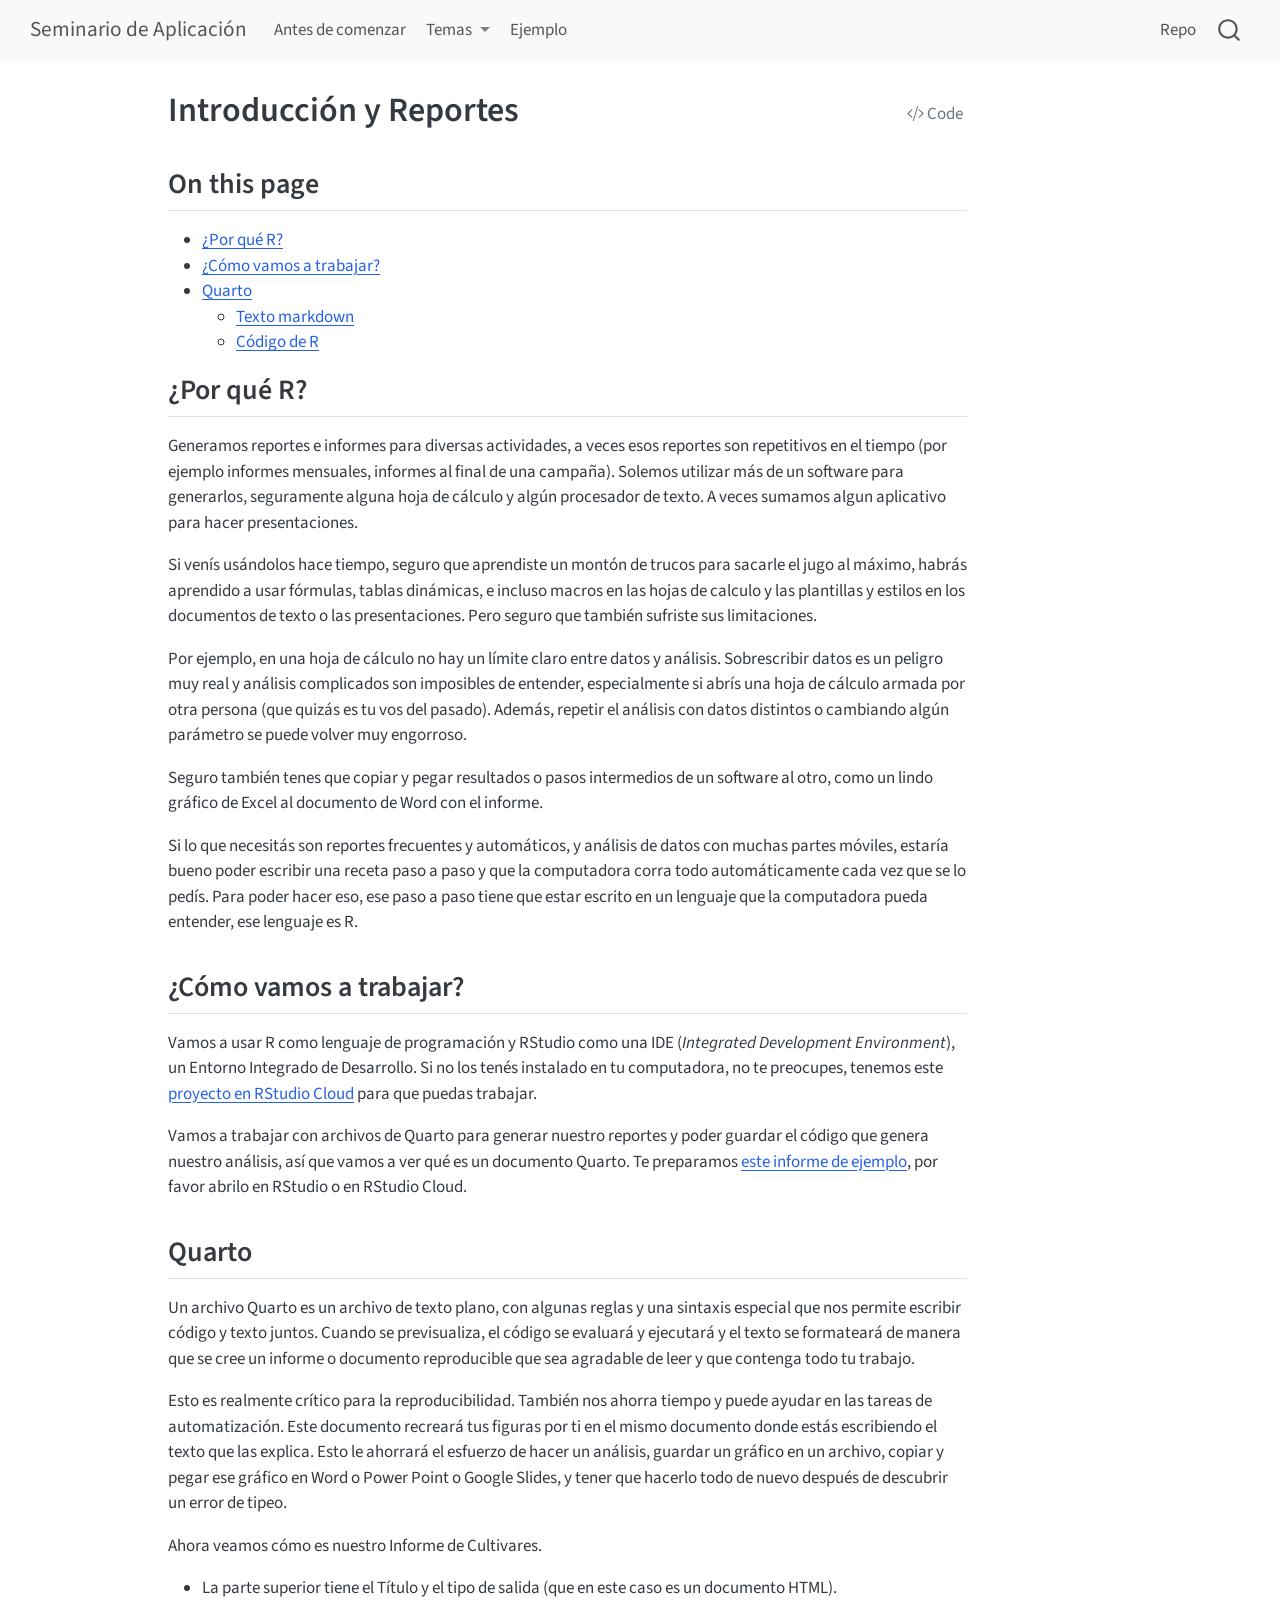
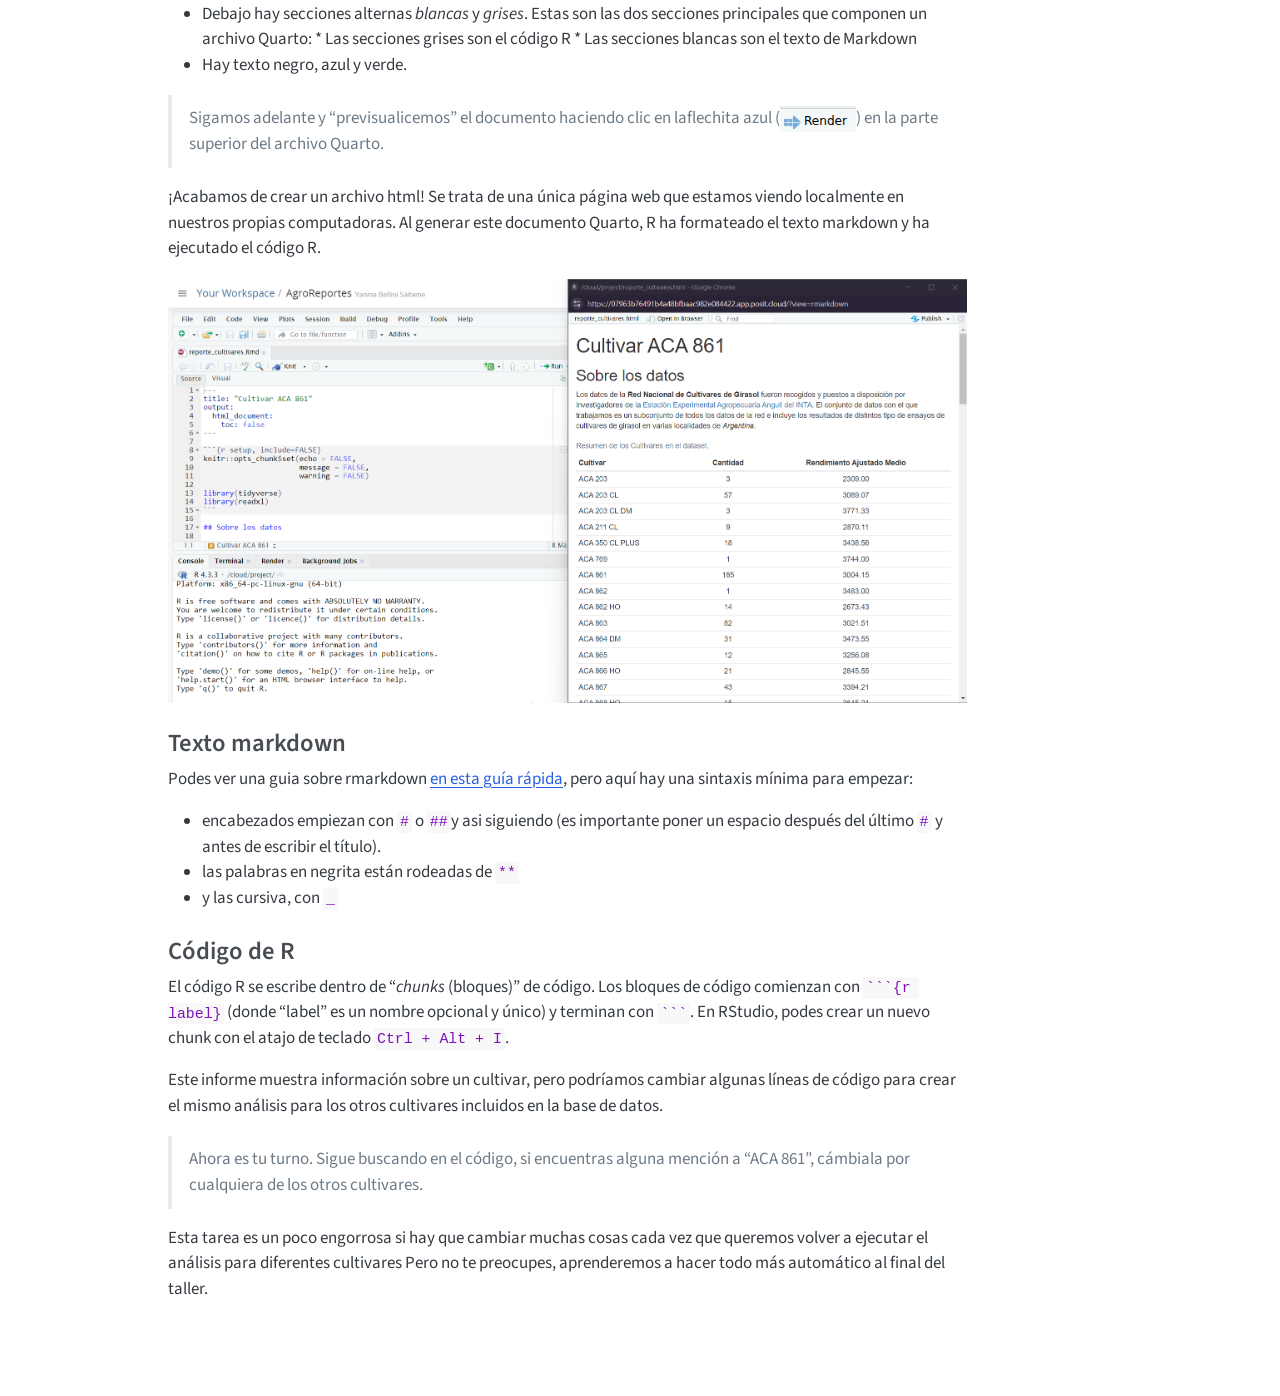
<file: docs/01-introduction.html>
<!DOCTYPE html>
<html xmlns="http://www.w3.org/1999/xhtml" lang="en" xml:lang="en"><head>

<meta charset="utf-8">
<meta name="generator" content="quarto-1.9.38">

<meta name="viewport" content="width=device-width, initial-scale=1.0, user-scalable=yes">


<title>Introducción y Reportes – Seminario de Aplicación</title>
<style>
/* Default styles provided by pandoc.
** See https://pandoc.org/MANUAL.html#variables-for-html for config info.
*/
code{white-space: pre-wrap;}
span.smallcaps{font-variant: small-caps;}
div.columns{display: flex; gap: min(4vw, 1.5em);}
div.column{flex: auto; overflow-x: auto;}
div.hanging-indent{margin-left: 1.5em; text-indent: -1.5em;}
ul.task-list{list-style: none;}
ul.task-list li input[type="checkbox"] {
  width: 0.8em;
  margin: 0 0.8em 0.2em -1em; /* quarto-specific, see https://github.com/quarto-dev/quarto-cli/issues/4556 */ 
  vertical-align: middle;
}
/* CSS for syntax highlighting */
html { -webkit-text-size-adjust: 100%; }
pre > code.sourceCode { white-space: pre; position: relative; }
pre > code.sourceCode > span { display: inline-block; line-height: 1.25; }
pre > code.sourceCode > span:empty { height: 1.2em; }
.sourceCode { overflow: visible; }
code.sourceCode > span { color: inherit; text-decoration: inherit; }
div.sourceCode { margin: 1em 0; }
pre.sourceCode { margin: 0; }
@media screen {
div.sourceCode { overflow: auto; }
}
@media print {
pre > code.sourceCode { white-space: pre-wrap; }
pre > code.sourceCode > span { text-indent: -5em; padding-left: 5em; }
}
pre.numberSource code
  { counter-reset: source-line 0; }
pre.numberSource code > span
  { position: relative; left: -4em; counter-increment: source-line; }
pre.numberSource code > span > a:first-child::before
  { content: counter(source-line);
    position: relative; left: -1em; text-align: right; vertical-align: baseline;
    border: none; display: inline-block;
    -webkit-touch-callout: none; -webkit-user-select: none;
    -khtml-user-select: none; -moz-user-select: none;
    -ms-user-select: none; user-select: none;
    padding: 0 4px; width: 4em;
  }
pre.numberSource { margin-left: 3em;  padding-left: 4px; }
div.sourceCode
  {   }
@media screen {
pre > code.sourceCode > span > a:first-child::before { text-decoration: underline; }
}
</style>


<script src="site_libs/quarto-nav/quarto-nav.js"></script>
<script src="site_libs/quarto-nav/headroom.min.js"></script>
<script src="site_libs/clipboard/clipboard.min.js"></script>
<script src="site_libs/quarto-search/autocomplete.umd.js"></script>
<script src="site_libs/quarto-search/fuse.min.js"></script>
<script src="site_libs/quarto-search/quarto-search.js"></script>
<meta name="quarto:offset" content="./">
<script src="site_libs/quarto-html/quarto.js" type="module"></script>
<script src="site_libs/quarto-html/tabsets/tabsets.js" type="module"></script>
<script src="site_libs/quarto-html/popper.min.js"></script>
<script src="site_libs/quarto-html/tippy.umd.min.js"></script>
<script src="site_libs/quarto-html/anchor.min.js"></script>
<link href="site_libs/quarto-html/tippy.css" rel="stylesheet">
<link href="site_libs/quarto-html/quarto-syntax-highlighting-4bd490e9cd57f2396cbd188312c0541c.css" rel="stylesheet" id="quarto-text-highlighting-styles">
<script src="site_libs/bootstrap/bootstrap.min.js"></script>
<link href="site_libs/bootstrap/bootstrap-icons.css" rel="stylesheet">
<link href="site_libs/bootstrap/bootstrap-0e0cd6e55b22e8b94362f1b3088bcc4e.min.css" rel="stylesheet" append-hash="true" id="quarto-bootstrap" data-mode="light">
<script id="quarto-search-options" type="application/json">{
  "location": "navbar",
  "copy-button": false,
  "collapse-after": 3,
  "panel-placement": "end",
  "type": "overlay",
  "limit": 50,
  "keyboard-shortcut": [
    "f",
    "/",
    "s"
  ],
  "show-item-context": false,
  "language": {
    "search-no-results-text": "No results",
    "search-matching-documents-text": "matching documents",
    "search-copy-link-title": "Copy link to search",
    "search-hide-matches-text": "Hide additional matches",
    "search-more-match-text": "more match in this document",
    "search-more-matches-text": "more matches in this document",
    "search-clear-button-title": "Clear",
    "search-text-placeholder": "",
    "search-detached-cancel-button-title": "Cancel",
    "search-submit-button-title": "Submit",
    "search-label": "Search"
  }
}</script>


</head>

<body class="nav-fixed quarto-light">

<div id="quarto-search-results"></div>
  <header id="quarto-header" class="headroom fixed-top">
    <nav class="navbar navbar-expand-lg " data-bs-theme="dark">
      <div class="navbar-container container-fluid">
      <div class="navbar-brand-container mx-auto">
    <a class="navbar-brand" href="./index.html">
    <span class="navbar-title">Seminario de Aplicación</span>
    </a>
  </div>
            <div id="quarto-search" class="" title="Search"></div>
          <button class="navbar-toggler" type="button" data-bs-toggle="collapse" data-bs-target="#navbarCollapse" aria-controls="navbarCollapse" role="menu" aria-expanded="false" aria-label="Toggle navigation" onclick="if (window.quartoToggleHeadroom) { window.quartoToggleHeadroom(); }">
  <span class="navbar-toggler-icon"></span>
</button>
          <div class="collapse navbar-collapse" id="navbarCollapse">
            <ul class="navbar-nav navbar-nav-scroll me-auto">
  <li class="nav-item">
    <a class="nav-link" href="./prepare.html"> 
<span class="menu-text">Antes de comenzar</span></a>
  </li>  
  <li class="nav-item dropdown ">
    <a class="nav-link dropdown-toggle" href="#" id="nav-menu-temas" role="link" data-bs-toggle="dropdown" aria-expanded="false">
 <span class="menu-text">Temas</span>
    </a>
    <ul class="dropdown-menu" aria-labelledby="nav-menu-temas">    
        <li>
    <a class="dropdown-item" href="./01-introduction.html">
 <span class="dropdown-text">Introducción y reportes</span></a>
  </li>  
        <li>
    <a class="dropdown-item" href="./02-reading-data.html">
 <span class="dropdown-text">Leyendo datos</span></a>
  </li>  
        <li>
    <a class="dropdown-item" href="./03-plotting-data.html">
 <span class="dropdown-text">Graficando datos</span></a>
  </li>  
        <li>
    <a class="dropdown-item" href="./04-data-manipulation.html">
 <span class="dropdown-text">Maninpulación de datos</span></a>
  </li>  
        <li>
    <a class="dropdown-item" href="./05-reports.html">
 <span class="dropdown-text">Comunicando nuestro trabajo</span></a>
  </li>  
    </ul>
  </li>
  <li class="nav-item">
    <a class="nav-link" href="./reporte_cultivares.html"> 
<span class="menu-text">Ejemplo</span></a>
  </li>  
</ul>
            <ul class="navbar-nav navbar-nav-scroll ms-auto">
  <li class="nav-item">
    <a class="nav-link" href="https://github.com/yabellini/AgroReportesConR"> 
<span class="menu-text">Repo</span></a>
  </li>  
</ul>
          </div> <!-- /navcollapse -->
            <div class="quarto-navbar-tools">
</div>
      </div> <!-- /container-fluid -->
    </nav>
</header>
<!-- content -->
<div id="quarto-content" class="quarto-container page-columns page-rows-contents page-layout-article page-navbar">
<!-- sidebar -->
<!-- margin-sidebar -->
    <div id="quarto-margin-sidebar" class="sidebar margin-sidebar zindex-bottom">
    </div>
<!-- main -->
<main class="content" id="quarto-document-content">

<header id="title-block-header" class="quarto-title-block default">
<div class="quarto-title">
<div class="quarto-title-block"><div><h1 class="title">Introducción y Reportes</h1><button type="button" class="btn code-tools-button" id="quarto-code-tools-source"><i class="bi"></i> Code</button></div></div>
</div>



<div class="quarto-title-meta">

    
  
    
  </div>
  


</header>

<nav id="TOC" role="doc-toc">
    <h2 id="toc-title">On this page</h2>
   
  <ul>
  <li><a href="#por-qué-r" id="toc-por-qué-r">¿Por qué R?</a></li>
  <li><a href="#cómo-vamos-a-trabajar" id="toc-cómo-vamos-a-trabajar">¿Cómo vamos a trabajar?</a></li>
  <li><a href="#quarto" id="toc-quarto">Quarto</a>
  <ul>
  <li><a href="#texto-markdown" id="toc-texto-markdown">Texto markdown</a></li>
  <li><a href="#código-de-r" id="toc-código-de-r">Código de R</a></li>
  </ul></li>
  </ul>
</nav>
<section id="por-qué-r" class="level2">
<h2 class="anchored" data-anchor-id="por-qué-r">¿Por qué R?</h2>
<p>Generamos reportes e informes para diversas actividades, a veces esos reportes son repetitivos en el tiempo (por ejemplo informes mensuales, informes al final de una campaña). Solemos utilizar más de un software para generarlos, seguramente alguna hoja de cálculo y algún procesador de texto. A veces sumamos algun aplicativo para hacer presentaciones.</p>
<p>Si venís usándolos hace tiempo, seguro que aprendiste un montón de trucos para sacarle el jugo al máximo, habrás aprendido a usar fórmulas, tablas dinámicas, e incluso macros en las hojas de calculo y las plantillas y estilos en los documentos de texto o las presentaciones. Pero seguro que también sufriste sus limitaciones.</p>
<p>Por ejemplo, en una hoja de cálculo no hay un límite claro entre datos y análisis. Sobrescribir datos es un peligro muy real y análisis complicados son imposibles de entender, especialmente si abrís una hoja de cálculo armada por otra persona (que quizás es tu vos del pasado). Además, repetir el análisis con datos distintos o cambiando algún parámetro se puede volver muy engorroso.</p>
<p>Seguro también tenes que copiar y pegar resultados o pasos intermedios de un software al otro, como un lindo gráfico de Excel al documento de Word con el informe.</p>
<p>Si lo que necesitás son reportes frecuentes y automáticos, y análisis de datos con muchas partes móviles, estaría bueno poder escribir una receta paso a paso y que la computadora corra todo automáticamente cada vez que se lo pedís. Para poder hacer eso, ese paso a paso tiene que estar escrito en un lenguaje que la computadora pueda entender, ese lenguaje es R.</p>
</section>
<section id="cómo-vamos-a-trabajar" class="level2">
<h2 class="anchored" data-anchor-id="cómo-vamos-a-trabajar">¿Cómo vamos a trabajar?</h2>
<p>Vamos a usar R como lenguaje de programación y RStudio como una IDE (<em>Integrated Development Environment</em>), un Entorno Integrado de Desarrollo. Si no los tenés instalado en tu computadora, no te preocupes, tenemos este <a href="https://posit.cloud/content/6431286">proyecto en RStudio Cloud</a> para que puedas trabajar.</p>
<p>Vamos a trabajar con archivos de Quarto para generar nuestro reportes y poder guardar el código que genera nuestro análisis, así que vamos a ver qué es un documento Quarto. Te preparamos <a href="https://github.com/yabellini/AgroReportesConR/blob/main/reporte_cultivares.qmd">este informe de ejemplo</a>, por favor abrilo en RStudio o en RStudio Cloud.</p>
</section>
<section id="quarto" class="level2">
<h2 class="anchored" data-anchor-id="quarto">Quarto</h2>
<p>Un archivo Quarto es un archivo de texto plano, con algunas reglas y una sintaxis especial que nos permite escribir código y texto juntos. Cuando se previsualiza, el código se evaluará y ejecutará y el texto se formateará de manera que se cree un informe o documento reproducible que sea agradable de leer y que contenga todo tu trabajo.</p>
<p>Esto es realmente crítico para la reproducibilidad. También nos ahorra tiempo y puede ayudar en las tareas de automatización. Este documento recreará tus figuras por ti en el mismo documento donde estás escribiendo el texto que las explica. Esto le ahorrará el esfuerzo de hacer un análisis, guardar un gráfico en un archivo, copiar y pegar ese gráfico en Word o Power Point o Google Slides, y tener que hacerlo todo de nuevo después de descubrir un error de tipeo.</p>
<p>Ahora veamos cómo es nuestro Informe de Cultivares.</p>
<ul>
<li>La parte superior tiene el Título y el tipo de salida (que en este caso es un documento HTML).</li>
<li>Debajo hay secciones alternas <em>blancas</em> y <em>grises</em>. Estas son las dos secciones principales que componen un archivo Quarto: * Las secciones grises son el código R * Las secciones blancas son el texto de Markdown</li>
<li>Hay texto negro, azul y verde.</li>
</ul>
<blockquote class="blockquote">
<p>Sigamos adelante y “previsualicemos” el documento haciendo clic en laflechita azul (<img src="img/render-boton.png" class="img-fluid">) en la parte superior del archivo Quarto.</p>
</blockquote>
<p>¡Acabamos de crear un archivo html! Se trata de una única página web que estamos viendo localmente en nuestros propias computadoras. Al generar este documento Quarto, R ha formateado el texto markdown y ha ejecutado el código R.</p>
<p><img src="img/markdown-knit.png" class="img-fluid" alt="Quarto a la izquierda. Documento generado a la derecha."></p>
<section id="texto-markdown" class="level3">
<h3 class="anchored" data-anchor-id="texto-markdown">Texto markdown</h3>
<p>Podes ver una guia sobre rmarkdown <a href="https://raw.githubusercontent.com/rstudio/cheatsheets/main/translations/spanish/rmarkdown_es.pdf">en esta guía rápida</a>, pero aquí hay una sintaxis mínima para empezar:</p>
<ul>
<li>encabezados empiezan con <code>#</code> o <code>##</code>y asi siguiendo (es importante poner un espacio después del último <code>#</code> y antes de escribir el título).</li>
<li>las palabras en negrita están rodeadas de <code>**</code></li>
<li>y las cursiva, con <code>_</code></li>
</ul>
</section>
<section id="código-de-r" class="level3">
<h3 class="anchored" data-anchor-id="código-de-r">Código de R</h3>
<p>El código R se escribe dentro de “<em>chunks</em> (bloques)” de código. Los bloques de código comienzan con <code>```{r label}</code> (donde “label” es un nombre opcional y único) y terminan con <code>```</code>. En RStudio, podes crear un nuevo chunk con el atajo de teclado <code>Ctrl + Alt + I</code>.</p>
<p>Este informe muestra información sobre un cultivar, pero podríamos cambiar algunas líneas de código para crear el mismo análisis para los otros cultivares incluidos en la base de datos.</p>
<blockquote class="blockquote">
<p>Ahora es tu turno. Sigue buscando en el código, si encuentras alguna mención a “ACA 861”, cámbiala por cualquiera de los otros cultivares.</p>
</blockquote>
<p>Esta tarea es un poco engorrosa si hay que cambiar muchas cosas cada vez que queremos volver a ejecutar el análisis para diferentes cultivares Pero no te preocupes, aprenderemos a hacer todo más automático al final del taller.</p>


<!-- -->

</section>
</section>

</main> <!-- /main -->
<script id="quarto-html-after-body" type="application/javascript">
  window.document.addEventListener("DOMContentLoaded", function (event) {
    const icon = "";
    const anchorJS = new window.AnchorJS();
    anchorJS.options = {
      placement: 'right',
      icon: icon
    };
    anchorJS.add('.anchored');
    const isCodeAnnotation = (el) => {
      for (const clz of el.classList) {
        if (clz.startsWith('code-annotation-')) {                     
          return true;
        }
      }
      return false;
    }
    const onCopySuccess = function(e) {
      // button target
      const button = e.trigger;
      // don't keep focus
      button.blur();
      // flash "checked"
      button.classList.add('code-copy-button-checked');
      var currentTitle = button.getAttribute("title");
      button.setAttribute("title", "Copied!");
      let tooltip;
      if (window.bootstrap) {
        button.setAttribute("data-bs-toggle", "tooltip");
        button.setAttribute("data-bs-placement", "left");
        button.setAttribute("data-bs-title", "Copied!");
        tooltip = new bootstrap.Tooltip(button, 
          { trigger: "manual", 
            customClass: "code-copy-button-tooltip",
            offset: [0, -8]});
        tooltip.show();    
      }
      setTimeout(function() {
        if (tooltip) {
          tooltip.hide();
          button.removeAttribute("data-bs-title");
          button.removeAttribute("data-bs-toggle");
          button.removeAttribute("data-bs-placement");
        }
        button.setAttribute("title", currentTitle);
        button.classList.remove('code-copy-button-checked');
      }, 1000);
      // clear code selection
      e.clearSelection();
    }
    const getTextToCopy = function(trigger) {
      const outerScaffold = trigger.parentElement.cloneNode(true);
      const codeEl = outerScaffold.querySelector('code');
      for (const childEl of codeEl.children) {
        if (isCodeAnnotation(childEl)) {
          childEl.remove();
        }
      }
      return codeEl.innerText;
    }
    const clipboard = new window.ClipboardJS('.code-copy-button:not([data-in-quarto-modal])', {
      text: getTextToCopy
    });
    clipboard.on('success', onCopySuccess);
    if (window.document.getElementById('quarto-embedded-source-code-modal')) {
      const clipboardModal = new window.ClipboardJS('.code-copy-button[data-in-quarto-modal]', {
        text: getTextToCopy,
        container: window.document.getElementById('quarto-embedded-source-code-modal')
      });
      clipboardModal.on('success', onCopySuccess);
    }
    const viewSource = window.document.getElementById('quarto-view-source') ||
                       window.document.getElementById('quarto-code-tools-source');
    if (viewSource) {
      const sourceUrl = viewSource.getAttribute("data-quarto-source-url");
      viewSource.addEventListener("click", function(e) {
        if (sourceUrl) {
          // rstudio viewer pane
          if (/\bcapabilities=\b/.test(window.location)) {
            window.open(sourceUrl);
          } else {
            window.location.href = sourceUrl;
          }
        } else {
          const modal = new bootstrap.Modal(document.getElementById('quarto-embedded-source-code-modal'));
          modal.show();
        }
        return false;
      });
    }
    function toggleCodeHandler(show) {
      return function(e) {
        const detailsSrc = window.document.querySelectorAll(".cell > details > .sourceCode");
        for (let i=0; i<detailsSrc.length; i++) {
          const details = detailsSrc[i].parentElement;
          if (show) {
            details.open = true;
          } else {
            details.removeAttribute("open");
          }
        }
        const cellCodeDivs = window.document.querySelectorAll(".cell > .sourceCode");
        const fromCls = show ? "hidden" : "unhidden";
        const toCls = show ? "unhidden" : "hidden";
        for (let i=0; i<cellCodeDivs.length; i++) {
          const codeDiv = cellCodeDivs[i];
          if (codeDiv.classList.contains(fromCls)) {
            codeDiv.classList.remove(fromCls);
            codeDiv.classList.add(toCls);
          } 
        }
        return false;
      }
    }
    const hideAllCode = window.document.getElementById("quarto-hide-all-code");
    if (hideAllCode) {
      hideAllCode.addEventListener("click", toggleCodeHandler(false));
    }
    const showAllCode = window.document.getElementById("quarto-show-all-code");
    if (showAllCode) {
      showAllCode.addEventListener("click", toggleCodeHandler(true));
    }
      var localhostRegex = new RegExp(/^(?:http|https):\/\/localhost\:?[0-9]*\//);
      var mailtoRegex = new RegExp(/^mailto:/);
        var filterRegex = new RegExp('/' + window.location.host + '/');
      var isInternal = (href) => {
          return filterRegex.test(href) || localhostRegex.test(href) || mailtoRegex.test(href);
      }
      // Inspect non-navigation links and adorn them if external
     var links = window.document.querySelectorAll('a[href]:not(.nav-link):not(.navbar-brand):not(.toc-action):not(.sidebar-link):not(.sidebar-item-toggle):not(.pagination-link):not(.no-external):not([aria-hidden]):not(.dropdown-item):not(.quarto-navigation-tool):not(.about-link)');
      for (var i=0; i<links.length; i++) {
        const link = links[i];
        if (!isInternal(link.href)) {
          // undo the damage that might have been done by quarto-nav.js in the case of
          // links that we want to consider external
          if (link.dataset.originalHref !== undefined) {
            link.href = link.dataset.originalHref;
          }
        }
      }
    function tippyHover(el, contentFn, onTriggerFn, onUntriggerFn) {
      const config = {
        allowHTML: true,
        maxWidth: 500,
        delay: 100,
        arrow: false,
        appendTo: function(el) {
            return el.parentElement;
        },
        interactive: true,
        interactiveBorder: 10,
        theme: 'quarto',
        placement: 'bottom-start',
      };
      if (contentFn) {
        config.content = contentFn;
      }
      if (onTriggerFn) {
        config.onTrigger = onTriggerFn;
      }
      if (onUntriggerFn) {
        config.onUntrigger = onUntriggerFn;
      }
      window.tippy(el, config); 
    }
    const noterefs = window.document.querySelectorAll('a[role="doc-noteref"]');
    for (var i=0; i<noterefs.length; i++) {
      const ref = noterefs[i];
      tippyHover(ref, function() {
        // use id or data attribute instead here
        let href = ref.getAttribute('data-footnote-href') || ref.getAttribute('href');
        try { href = new URL(href).hash; } catch {}
        const id = href.replace(/^#\/?/, "");
        const note = window.document.getElementById(id);
        if (note) {
          return note.innerHTML;
        } else {
          return "";
        }
      });
    }
    const xrefs = window.document.querySelectorAll('a.quarto-xref');
    const processXRef = (id, note) => {
      // Strip column container classes
      const stripColumnClz = (el) => {
        el.classList.remove("page-full", "page-columns");
        if (el.children) {
          for (const child of el.children) {
            stripColumnClz(child);
          }
        }
      }
      stripColumnClz(note)
      if (id === null || id.startsWith('sec-')) {
        // Special case sections, only their first couple elements
        const container = document.createElement("div");
        if (note.children && note.children.length > 2) {
          container.appendChild(note.children[0].cloneNode(true));
          for (let i = 1; i < note.children.length; i++) {
            const child = note.children[i];
            if (child.tagName === "P" && child.innerText === "") {
              continue;
            } else {
              container.appendChild(child.cloneNode(true));
              break;
            }
          }
          if (window.Quarto?.typesetMath) {
            window.Quarto.typesetMath(container);
          }
          return container.innerHTML
        } else {
          if (window.Quarto?.typesetMath) {
            window.Quarto.typesetMath(note);
          }
          return note.innerHTML;
        }
      } else {
        // Remove any anchor links if they are present
        const anchorLink = note.querySelector('a.anchorjs-link');
        if (anchorLink) {
          anchorLink.remove();
        }
        if (window.Quarto?.typesetMath) {
          window.Quarto.typesetMath(note);
        }
        if (note.classList.contains("callout")) {
          return note.outerHTML;
        } else {
          return note.innerHTML;
        }
      }
    }
    for (var i=0; i<xrefs.length; i++) {
      const xref = xrefs[i];
      tippyHover(xref, undefined, function(instance) {
        instance.disable();
        let url = xref.getAttribute('href');
        let hash = undefined; 
        if (url.startsWith('#')) {
          hash = url;
        } else {
          try { hash = new URL(url).hash; } catch {}
        }
        if (hash) {
          const id = hash.replace(/^#\/?/, "");
          const note = window.document.getElementById(id);
          if (note !== null) {
            try {
              const html = processXRef(id, note.cloneNode(true));
              instance.setContent(html);
            } finally {
              instance.enable();
              instance.show();
            }
          } else {
            // See if we can fetch this
            fetch(url.split('#')[0])
            .then(res => res.text())
            .then(html => {
              const parser = new DOMParser();
              const htmlDoc = parser.parseFromString(html, "text/html");
              const note = htmlDoc.getElementById(id);
              if (note !== null) {
                const html = processXRef(id, note);
                instance.setContent(html);
              } 
            }).finally(() => {
              instance.enable();
              instance.show();
            });
          }
        } else {
          // See if we can fetch a full url (with no hash to target)
          // This is a special case and we should probably do some content thinning / targeting
          fetch(url)
          .then(res => res.text())
          .then(html => {
            const parser = new DOMParser();
            const htmlDoc = parser.parseFromString(html, "text/html");
            const note = htmlDoc.querySelector('main.content');
            if (note !== null) {
              // This should only happen for chapter cross references
              // (since there is no id in the URL)
              // remove the first header
              if (note.children.length > 0 && note.children[0].tagName === "HEADER") {
                note.children[0].remove();
              }
              const html = processXRef(null, note);
              instance.setContent(html);
            } 
          }).finally(() => {
            instance.enable();
            instance.show();
          });
        }
      }, function(instance) {
      });
    }
        let selectedAnnoteEl;
        const selectorForAnnotation = ( cell, annotation) => {
          let cellAttr = 'data-code-cell="' + cell + '"';
          let lineAttr = 'data-code-annotation="' +  annotation + '"';
          const selector = 'span[' + cellAttr + '][' + lineAttr + ']';
          return selector;
        }
        const selectCodeLines = (annoteEl) => {
          const doc = window.document;
          const targetCell = annoteEl.getAttribute("data-target-cell");
          const targetAnnotation = annoteEl.getAttribute("data-target-annotation");
          const annoteSpan = window.document.querySelector(selectorForAnnotation(targetCell, targetAnnotation));
          const lines = annoteSpan.getAttribute("data-code-lines").split(",");
          const lineIds = lines.map((line) => {
            return targetCell + "-" + line;
          })
          let top = null;
          let height = null;
          let parent = null;
          if (lineIds.length > 0) {
              //compute the position of the single el (top and bottom and make a div)
              const el = window.document.getElementById(lineIds[0]);
              top = el.offsetTop;
              height = el.offsetHeight;
              parent = el.parentElement.parentElement;
            if (lineIds.length > 1) {
              const lastEl = window.document.getElementById(lineIds[lineIds.length - 1]);
              const bottom = lastEl.offsetTop + lastEl.offsetHeight;
              height = bottom - top;
            }
            if (top !== null && height !== null && parent !== null) {
              // cook up a div (if necessary) and position it 
              let div = window.document.getElementById("code-annotation-line-highlight");
              if (div === null) {
                div = window.document.createElement("div");
                div.setAttribute("id", "code-annotation-line-highlight");
                div.style.position = 'absolute';
                parent.appendChild(div);
              }
              div.style.top = top - 2 + "px";
              div.style.height = height + 4 + "px";
              div.style.left = 0;
              let gutterDiv = window.document.getElementById("code-annotation-line-highlight-gutter");
              if (gutterDiv === null) {
                gutterDiv = window.document.createElement("div");
                gutterDiv.setAttribute("id", "code-annotation-line-highlight-gutter");
                gutterDiv.style.position = 'absolute';
                const codeCell = window.document.getElementById(targetCell);
                const gutter = codeCell.querySelector('.code-annotation-gutter');
                gutter.appendChild(gutterDiv);
              }
              gutterDiv.style.top = top - 2 + "px";
              gutterDiv.style.height = height + 4 + "px";
            }
            selectedAnnoteEl = annoteEl;
          }
        };
        const unselectCodeLines = () => {
          const elementsIds = ["code-annotation-line-highlight", "code-annotation-line-highlight-gutter"];
          elementsIds.forEach((elId) => {
            const div = window.document.getElementById(elId);
            if (div) {
              div.remove();
            }
          });
          selectedAnnoteEl = undefined;
        };
          // Handle positioning of the toggle
      window.addEventListener(
        "resize",
        throttle(() => {
          elRect = undefined;
          if (selectedAnnoteEl) {
            selectCodeLines(selectedAnnoteEl);
          }
        }, 10)
      );
      function throttle(fn, ms) {
      let throttle = false;
      let timer;
        return (...args) => {
          if(!throttle) { // first call gets through
              fn.apply(this, args);
              throttle = true;
          } else { // all the others get throttled
              if(timer) clearTimeout(timer); // cancel #2
              timer = setTimeout(() => {
                fn.apply(this, args);
                timer = throttle = false;
              }, ms);
          }
        };
      }
        // Attach click handler to the DT
        const annoteDls = window.document.querySelectorAll('dt[data-target-cell]');
        for (const annoteDlNode of annoteDls) {
          annoteDlNode.addEventListener('click', (event) => {
            const clickedEl = event.target;
            if (clickedEl !== selectedAnnoteEl) {
              unselectCodeLines();
              const activeEl = window.document.querySelector('dt[data-target-cell].code-annotation-active');
              if (activeEl) {
                activeEl.classList.remove('code-annotation-active');
              }
              selectCodeLines(clickedEl);
              clickedEl.classList.add('code-annotation-active');
            } else {
              // Unselect the line
              unselectCodeLines();
              clickedEl.classList.remove('code-annotation-active');
            }
          });
        }
    const findCites = (el) => {
      const parentEl = el.parentElement;
      if (parentEl) {
        const cites = parentEl.dataset.cites;
        if (cites) {
          return {
            el,
            cites: cites.split(' ')
          };
        } else {
          return findCites(el.parentElement)
        }
      } else {
        return undefined;
      }
    };
    var bibliorefs = window.document.querySelectorAll('a[role="doc-biblioref"]');
    for (var i=0; i<bibliorefs.length; i++) {
      const ref = bibliorefs[i];
      const citeInfo = findCites(ref);
      if (citeInfo) {
        tippyHover(citeInfo.el, function() {
          var popup = window.document.createElement('div');
          citeInfo.cites.forEach(function(cite) {
            var citeDiv = window.document.createElement('div');
            citeDiv.classList.add('hanging-indent');
            citeDiv.classList.add('csl-entry');
            var biblioDiv = window.document.getElementById('ref-' + cite);
            if (biblioDiv) {
              citeDiv.innerHTML = biblioDiv.innerHTML;
            }
            popup.appendChild(citeDiv);
          });
          return popup.innerHTML;
        });
      }
    }
  });
  </script><div class="modal fade" id="quarto-embedded-source-code-modal" tabindex="-1" aria-labelledby="quarto-embedded-source-code-modal-label" aria-hidden="true"><div class="modal-dialog modal-dialog-scrollable"><div class="modal-content"><div class="modal-header"><h5 class="modal-title" id="quarto-embedded-source-code-modal-label">Source Code</h5><button class="btn-close" data-bs-dismiss="modal"></button></div><div class="modal-body"><div class="">
<div class="code-copy-outer-scaffold"><div class="sourceCode" id="cb1" data-shortcodes="false"><pre class="sourceCode markdown code-with-copy"><code class="sourceCode markdown"><span id="cb1-1"><a href="#cb1-1" aria-hidden="true" tabindex="-1"></a><span class="co">---</span></span>
<span id="cb1-2"><a href="#cb1-2" aria-hidden="true" tabindex="-1"></a><span class="an">title:</span><span class="co"> "Introducción y Reportes"</span></span>
<span id="cb1-3"><a href="#cb1-3" aria-hidden="true" tabindex="-1"></a><span class="an">format:</span></span>
<span id="cb1-4"><a href="#cb1-4" aria-hidden="true" tabindex="-1"></a><span class="co">  html:</span></span>
<span id="cb1-5"><a href="#cb1-5" aria-hidden="true" tabindex="-1"></a><span class="co">    code-tools: true</span></span>
<span id="cb1-6"><a href="#cb1-6" aria-hidden="true" tabindex="-1"></a><span class="co">    toc: true</span></span>
<span id="cb1-7"><a href="#cb1-7" aria-hidden="true" tabindex="-1"></a><span class="co">    toc-location: body</span></span>
<span id="cb1-8"><a href="#cb1-8" aria-hidden="true" tabindex="-1"></a><span class="co">    highlight-style: tango</span></span>
<span id="cb1-9"><a href="#cb1-9" aria-hidden="true" tabindex="-1"></a><span class="co">---</span></span>
<span id="cb1-10"><a href="#cb1-10" aria-hidden="true" tabindex="-1"></a></span>
<span id="cb1-11"><a href="#cb1-11" aria-hidden="true" tabindex="-1"></a><span class="fu">## ¿Por qué R?</span></span>
<span id="cb1-12"><a href="#cb1-12" aria-hidden="true" tabindex="-1"></a></span>
<span id="cb1-13"><a href="#cb1-13" aria-hidden="true" tabindex="-1"></a>Generamos reportes e informes para diversas actividades, a veces esos reportes son repetitivos en el tiempo (por ejemplo informes mensuales, informes al final de una campaña). Solemos utilizar más de un software para generarlos, seguramente alguna hoja de cálculo y algún procesador de texto. A veces sumamos algun aplicativo para hacer presentaciones. </span>
<span id="cb1-14"><a href="#cb1-14" aria-hidden="true" tabindex="-1"></a></span>
<span id="cb1-15"><a href="#cb1-15" aria-hidden="true" tabindex="-1"></a>Si venís usándolos hace tiempo, seguro que aprendiste un montón de trucos para sacarle el jugo al máximo, habrás aprendido a usar fórmulas, tablas dinámicas, e incluso macros en las hojas de calculo y las plantillas y estilos en los documentos de texto o las presentaciones. Pero seguro que también sufriste sus limitaciones.</span>
<span id="cb1-16"><a href="#cb1-16" aria-hidden="true" tabindex="-1"></a></span>
<span id="cb1-17"><a href="#cb1-17" aria-hidden="true" tabindex="-1"></a>Por ejemplo, en una hoja de cálculo no hay un límite claro entre datos y análisis. Sobrescribir datos es un peligro muy real y análisis complicados son imposibles de entender, especialmente si abrís una hoja de cálculo armada por otra persona (que quizás es tu vos del pasado). Además, repetir el análisis con datos distintos o cambiando algún parámetro se puede volver muy engorroso.</span>
<span id="cb1-18"><a href="#cb1-18" aria-hidden="true" tabindex="-1"></a></span>
<span id="cb1-19"><a href="#cb1-19" aria-hidden="true" tabindex="-1"></a>Seguro también tenes que copiar y pegar resultados o pasos intermedios de un software al otro, como un lindo gráfico de Excel al documento de Word con el informe.</span>
<span id="cb1-20"><a href="#cb1-20" aria-hidden="true" tabindex="-1"></a></span>
<span id="cb1-21"><a href="#cb1-21" aria-hidden="true" tabindex="-1"></a>Si lo que necesitás son reportes frecuentes y automáticos, y análisis de datos con muchas partes móviles, estaría bueno poder escribir una receta paso a paso y que la computadora corra todo automáticamente cada vez que se lo pedís. Para poder hacer eso, ese paso a paso tiene que estar escrito en un lenguaje que la computadora pueda entender, ese lenguaje es R.</span>
<span id="cb1-22"><a href="#cb1-22" aria-hidden="true" tabindex="-1"></a></span>
<span id="cb1-23"><a href="#cb1-23" aria-hidden="true" tabindex="-1"></a><span class="fu">## ¿Cómo vamos a trabajar?</span></span>
<span id="cb1-24"><a href="#cb1-24" aria-hidden="true" tabindex="-1"></a></span>
<span id="cb1-25"><a href="#cb1-25" aria-hidden="true" tabindex="-1"></a>Vamos a usar R como lenguaje de programación y RStudio como una IDE (_Integrated Development Environment_), un Entorno Integrado de Desarrollo. Si no los tenés instalado en tu computadora, no te preocupes, tenemos este  <span class="co">[</span><span class="ot">proyecto en RStudio Cloud</span><span class="co">](https://posit.cloud/content/6431286)</span> para que puedas trabajar.</span>
<span id="cb1-26"><a href="#cb1-26" aria-hidden="true" tabindex="-1"></a></span>
<span id="cb1-27"><a href="#cb1-27" aria-hidden="true" tabindex="-1"></a>Vamos a trabajar con archivos de Quarto para generar nuestro reportes y poder guardar el código que genera nuestro análisis, así que vamos a ver qué es un documento Quarto. Te preparamos <span class="co">[</span><span class="ot">este informe de ejemplo</span><span class="co">](https://github.com/yabellini/AgroReportesConR/blob/main/reporte_cultivares.qmd)</span>, por favor abrilo en RStudio o en RStudio Cloud. </span>
<span id="cb1-28"><a href="#cb1-28" aria-hidden="true" tabindex="-1"></a></span>
<span id="cb1-29"><a href="#cb1-29" aria-hidden="true" tabindex="-1"></a></span>
<span id="cb1-30"><a href="#cb1-30" aria-hidden="true" tabindex="-1"></a><span class="fu">## Quarto</span></span>
<span id="cb1-31"><a href="#cb1-31" aria-hidden="true" tabindex="-1"></a></span>
<span id="cb1-32"><a href="#cb1-32" aria-hidden="true" tabindex="-1"></a>Un archivo Quarto es un archivo de texto plano, con algunas reglas y una sintaxis especial que nos permite escribir código y texto juntos. Cuando se previsualiza, el código se evaluará y ejecutará y el texto se formateará de manera que se cree un informe o documento reproducible que sea agradable de leer y que contenga todo tu trabajo.</span>
<span id="cb1-33"><a href="#cb1-33" aria-hidden="true" tabindex="-1"></a></span>
<span id="cb1-34"><a href="#cb1-34" aria-hidden="true" tabindex="-1"></a>Esto es realmente crítico para la reproducibilidad. También nos ahorra tiempo y puede ayudar en las tareas de automatización. Este documento recreará tus figuras por ti en el mismo documento donde estás escribiendo el texto que las explica. Esto le ahorrará el esfuerzo de hacer un análisis, guardar un gráfico en un archivo, copiar y pegar ese gráfico en Word o Power Point o Google Slides, y tener que hacerlo todo de nuevo después de descubrir un error de tipeo.</span>
<span id="cb1-35"><a href="#cb1-35" aria-hidden="true" tabindex="-1"></a></span>
<span id="cb1-36"><a href="#cb1-36" aria-hidden="true" tabindex="-1"></a>Ahora veamos cómo es nuestro Informe de Cultivares.</span>
<span id="cb1-37"><a href="#cb1-37" aria-hidden="true" tabindex="-1"></a></span>
<span id="cb1-38"><a href="#cb1-38" aria-hidden="true" tabindex="-1"></a><span class="ss">* </span>La parte superior tiene el Título y el tipo de salida (que en este caso es un documento HTML).</span>
<span id="cb1-39"><a href="#cb1-39" aria-hidden="true" tabindex="-1"></a><span class="ss">* </span>Debajo hay secciones alternas _blancas_ y _grises_. Estas son las dos secciones principales que componen un archivo Quarto:</span>
<span id="cb1-40"><a href="#cb1-40" aria-hidden="true" tabindex="-1"></a><span class="ss">      * </span>Las secciones grises son el código R</span>
<span id="cb1-41"><a href="#cb1-41" aria-hidden="true" tabindex="-1"></a><span class="ss">      * </span>Las secciones blancas son el texto de Markdown</span>
<span id="cb1-42"><a href="#cb1-42" aria-hidden="true" tabindex="-1"></a><span class="ss">* </span>Hay texto negro, azul y verde.</span>
<span id="cb1-43"><a href="#cb1-43" aria-hidden="true" tabindex="-1"></a></span>
<span id="cb1-44"><a href="#cb1-44" aria-hidden="true" tabindex="-1"></a><span class="at">&gt; Sigamos adelante y "previsualicemos" el documento haciendo clic en laflechita azul (</span><span class="al">![](img/render-boton.png)</span><span class="at">) en la parte superior del archivo Quarto. </span></span>
<span id="cb1-45"><a href="#cb1-45" aria-hidden="true" tabindex="-1"></a></span>
<span id="cb1-46"><a href="#cb1-46" aria-hidden="true" tabindex="-1"></a>¡Acabamos de crear un archivo html! Se trata de una única página web que estamos viendo localmente en nuestros propias computadoras. Al generar este documento Quarto, R ha formateado el texto markdown y ha ejecutado el código R.</span>
<span id="cb1-47"><a href="#cb1-47" aria-hidden="true" tabindex="-1"></a></span>
<span id="cb1-48"><a href="#cb1-48" aria-hidden="true" tabindex="-1"></a><span class="al">![](img/markdown-knit.png)</span>{fig-alt="Quarto a la izquierda. Documento generado a la derecha."}</span>
<span id="cb1-49"><a href="#cb1-49" aria-hidden="true" tabindex="-1"></a></span>
<span id="cb1-50"><a href="#cb1-50" aria-hidden="true" tabindex="-1"></a><span class="fu">### Texto markdown</span></span>
<span id="cb1-51"><a href="#cb1-51" aria-hidden="true" tabindex="-1"></a></span>
<span id="cb1-52"><a href="#cb1-52" aria-hidden="true" tabindex="-1"></a>Podes ver una guia sobre rmarkdown <span class="co">[</span><span class="ot">en esta guía rápida</span><span class="co">](https://raw.githubusercontent.com/rstudio/cheatsheets/main/translations/spanish/rmarkdown_es.pdf)</span>, pero aquí hay una sintaxis mínima para empezar:</span>
<span id="cb1-53"><a href="#cb1-53" aria-hidden="true" tabindex="-1"></a></span>
<span id="cb1-54"><a href="#cb1-54" aria-hidden="true" tabindex="-1"></a><span class="ss">* </span>encabezados empiezan con <span class="in">`# `</span> o <span class="in">`## `</span>y asi siguiendo (es importante poner un espacio después del último <span class="in">`#`</span> y antes de escribir el título).</span>
<span id="cb1-55"><a href="#cb1-55" aria-hidden="true" tabindex="-1"></a><span class="ss">* </span>las palabras en negrita están rodeadas de <span class="in">`**`</span></span>
<span id="cb1-56"><a href="#cb1-56" aria-hidden="true" tabindex="-1"></a><span class="ss">* </span>y las cursiva, con <span class="in">`_`</span></span>
<span id="cb1-57"><a href="#cb1-57" aria-hidden="true" tabindex="-1"></a></span>
<span id="cb1-58"><a href="#cb1-58" aria-hidden="true" tabindex="-1"></a><span class="fu">### Código de R</span></span>
<span id="cb1-59"><a href="#cb1-59" aria-hidden="true" tabindex="-1"></a></span>
<span id="cb1-60"><a href="#cb1-60" aria-hidden="true" tabindex="-1"></a><span class="in">```{r include=FALSE}</span></span>
<span id="cb1-61"><a href="#cb1-61" aria-hidden="true" tabindex="-1"></a>chunk_start <span class="ot">&lt;-</span> <span class="st">"```{r label}"</span></span>
<span id="cb1-62"><a href="#cb1-62" aria-hidden="true" tabindex="-1"></a>chunk_end <span class="ot">&lt;-</span> <span class="st">"```"</span></span>
<span id="cb1-63"><a href="#cb1-63" aria-hidden="true" tabindex="-1"></a><span class="in">```</span></span>
<span id="cb1-64"><a href="#cb1-64" aria-hidden="true" tabindex="-1"></a></span>
<span id="cb1-65"><a href="#cb1-65" aria-hidden="true" tabindex="-1"></a>El código R se escribe dentro de "*chunks* (bloques)" de código. Los bloques de código comienzan con `<span class="in">` `</span>r chunk_start` `` (donde "label" es un nombre opcional y único) y terminan con `<span class="in">` `</span>r chunk_end` `<span class="in">`. En RStudio, podes crear un nuevo chunk con el atajo de teclado `</span>Ctrl + Alt + I`.</span>
<span id="cb1-66"><a href="#cb1-66" aria-hidden="true" tabindex="-1"></a></span>
<span id="cb1-67"><a href="#cb1-67" aria-hidden="true" tabindex="-1"></a>Este informe muestra información sobre un cultivar, pero podríamos cambiar algunas líneas de código para crear el mismo análisis para los otros cultivares incluidos en la base de datos.</span>
<span id="cb1-68"><a href="#cb1-68" aria-hidden="true" tabindex="-1"></a></span>
<span id="cb1-69"><a href="#cb1-69" aria-hidden="true" tabindex="-1"></a></span>
<span id="cb1-70"><a href="#cb1-70" aria-hidden="true" tabindex="-1"></a><span class="at">&gt; Ahora es tu turno. Sigue buscando en el código, si encuentras alguna mención a "ACA 861", cámbiala por cualquiera de los otros cultivares. </span></span>
<span id="cb1-71"><a href="#cb1-71" aria-hidden="true" tabindex="-1"></a></span>
<span id="cb1-72"><a href="#cb1-72" aria-hidden="true" tabindex="-1"></a>Esta tarea es un poco engorrosa si hay que cambiar muchas cosas cada vez que queremos volver a ejecutar el análisis para diferentes cultivares Pero no te preocupes, aprenderemos a hacer todo más automático al final del taller. </span></code></pre></div><button title="Copy to Clipboard" class="code-copy-button" data-in-quarto-modal=""><i class="bi"></i></button></div>
</div></div></div></div></div>
</div> <!-- /content -->




</body></html>
</file>
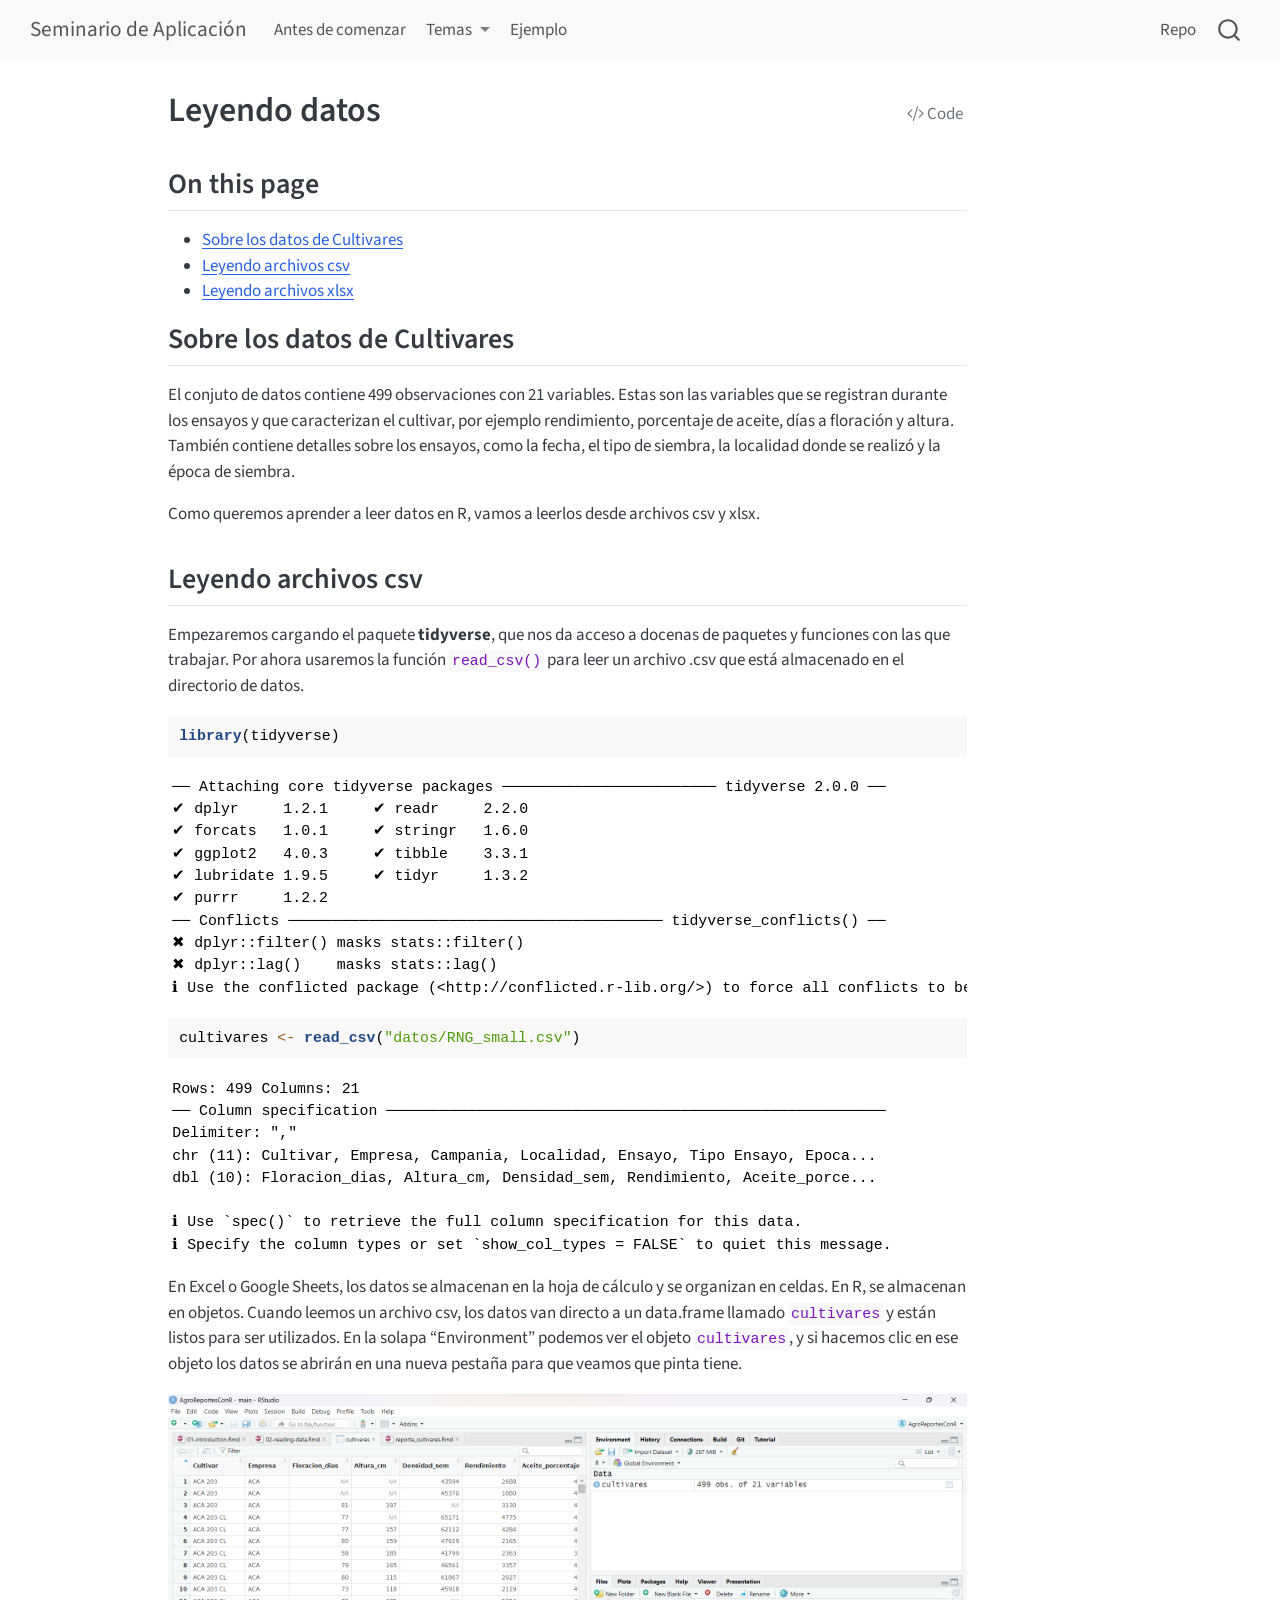
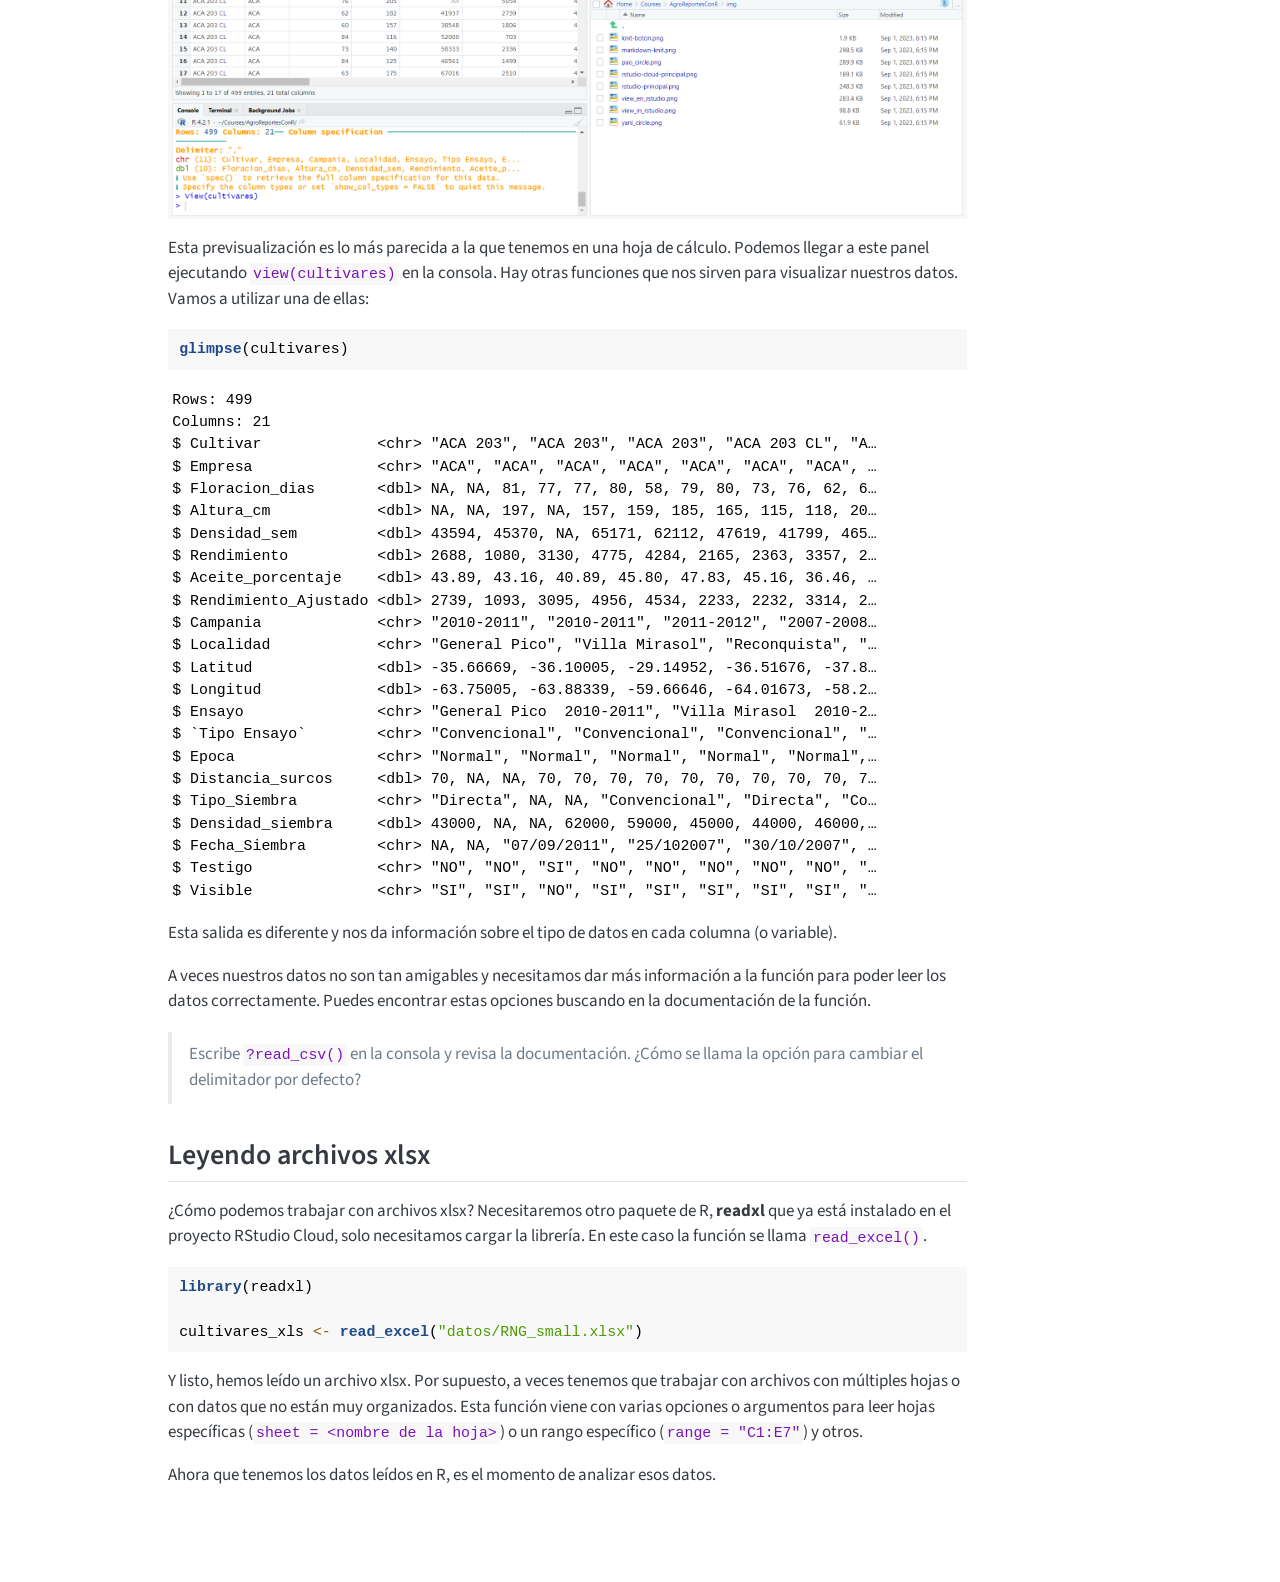
<file: docs/02-reading-data.html>
<!DOCTYPE html>
<html xmlns="http://www.w3.org/1999/xhtml" lang="en" xml:lang="en"><head>

<meta charset="utf-8">
<meta name="generator" content="quarto-1.9.38">

<meta name="viewport" content="width=device-width, initial-scale=1.0, user-scalable=yes">


<title>Leyendo datos – Seminario de Aplicación</title>
<style>
/* Default styles provided by pandoc.
** See https://pandoc.org/MANUAL.html#variables-for-html for config info.
*/
code{white-space: pre-wrap;}
span.smallcaps{font-variant: small-caps;}
div.columns{display: flex; gap: min(4vw, 1.5em);}
div.column{flex: auto; overflow-x: auto;}
div.hanging-indent{margin-left: 1.5em; text-indent: -1.5em;}
ul.task-list{list-style: none;}
ul.task-list li input[type="checkbox"] {
  width: 0.8em;
  margin: 0 0.8em 0.2em -1em; /* quarto-specific, see https://github.com/quarto-dev/quarto-cli/issues/4556 */ 
  vertical-align: middle;
}
/* CSS for syntax highlighting */
html { -webkit-text-size-adjust: 100%; }
pre > code.sourceCode { white-space: pre; position: relative; }
pre > code.sourceCode > span { display: inline-block; line-height: 1.25; }
pre > code.sourceCode > span:empty { height: 1.2em; }
.sourceCode { overflow: visible; }
code.sourceCode > span { color: inherit; text-decoration: inherit; }
div.sourceCode { margin: 1em 0; }
pre.sourceCode { margin: 0; }
@media screen {
div.sourceCode { overflow: auto; }
}
@media print {
pre > code.sourceCode { white-space: pre-wrap; }
pre > code.sourceCode > span { text-indent: -5em; padding-left: 5em; }
}
pre.numberSource code
  { counter-reset: source-line 0; }
pre.numberSource code > span
  { position: relative; left: -4em; counter-increment: source-line; }
pre.numberSource code > span > a:first-child::before
  { content: counter(source-line);
    position: relative; left: -1em; text-align: right; vertical-align: baseline;
    border: none; display: inline-block;
    -webkit-touch-callout: none; -webkit-user-select: none;
    -khtml-user-select: none; -moz-user-select: none;
    -ms-user-select: none; user-select: none;
    padding: 0 4px; width: 4em;
  }
pre.numberSource { margin-left: 3em;  padding-left: 4px; }
div.sourceCode
  {   }
@media screen {
pre > code.sourceCode > span > a:first-child::before { text-decoration: underline; }
}
</style>


<script src="site_libs/quarto-nav/quarto-nav.js"></script>
<script src="site_libs/quarto-nav/headroom.min.js"></script>
<script src="site_libs/clipboard/clipboard.min.js"></script>
<script src="site_libs/quarto-search/autocomplete.umd.js"></script>
<script src="site_libs/quarto-search/fuse.min.js"></script>
<script src="site_libs/quarto-search/quarto-search.js"></script>
<meta name="quarto:offset" content="./">
<script src="site_libs/quarto-html/quarto.js" type="module"></script>
<script src="site_libs/quarto-html/tabsets/tabsets.js" type="module"></script>
<script src="site_libs/quarto-html/popper.min.js"></script>
<script src="site_libs/quarto-html/tippy.umd.min.js"></script>
<script src="site_libs/quarto-html/anchor.min.js"></script>
<link href="site_libs/quarto-html/tippy.css" rel="stylesheet">
<link href="site_libs/quarto-html/quarto-syntax-highlighting-4bd490e9cd57f2396cbd188312c0541c.css" rel="stylesheet" id="quarto-text-highlighting-styles">
<script src="site_libs/bootstrap/bootstrap.min.js"></script>
<link href="site_libs/bootstrap/bootstrap-icons.css" rel="stylesheet">
<link href="site_libs/bootstrap/bootstrap-0e0cd6e55b22e8b94362f1b3088bcc4e.min.css" rel="stylesheet" append-hash="true" id="quarto-bootstrap" data-mode="light">
<script id="quarto-search-options" type="application/json">{
  "location": "navbar",
  "copy-button": false,
  "collapse-after": 3,
  "panel-placement": "end",
  "type": "overlay",
  "limit": 50,
  "keyboard-shortcut": [
    "f",
    "/",
    "s"
  ],
  "show-item-context": false,
  "language": {
    "search-no-results-text": "No results",
    "search-matching-documents-text": "matching documents",
    "search-copy-link-title": "Copy link to search",
    "search-hide-matches-text": "Hide additional matches",
    "search-more-match-text": "more match in this document",
    "search-more-matches-text": "more matches in this document",
    "search-clear-button-title": "Clear",
    "search-text-placeholder": "",
    "search-detached-cancel-button-title": "Cancel",
    "search-submit-button-title": "Submit",
    "search-label": "Search"
  }
}</script>


</head>

<body class="nav-fixed quarto-light">

<div id="quarto-search-results"></div>
  <header id="quarto-header" class="headroom fixed-top">
    <nav class="navbar navbar-expand-lg " data-bs-theme="dark">
      <div class="navbar-container container-fluid">
      <div class="navbar-brand-container mx-auto">
    <a class="navbar-brand" href="./index.html">
    <span class="navbar-title">Seminario de Aplicación</span>
    </a>
  </div>
            <div id="quarto-search" class="" title="Search"></div>
          <button class="navbar-toggler" type="button" data-bs-toggle="collapse" data-bs-target="#navbarCollapse" aria-controls="navbarCollapse" role="menu" aria-expanded="false" aria-label="Toggle navigation" onclick="if (window.quartoToggleHeadroom) { window.quartoToggleHeadroom(); }">
  <span class="navbar-toggler-icon"></span>
</button>
          <div class="collapse navbar-collapse" id="navbarCollapse">
            <ul class="navbar-nav navbar-nav-scroll me-auto">
  <li class="nav-item">
    <a class="nav-link" href="./prepare.html"> 
<span class="menu-text">Antes de comenzar</span></a>
  </li>  
  <li class="nav-item dropdown ">
    <a class="nav-link dropdown-toggle" href="#" id="nav-menu-temas" role="link" data-bs-toggle="dropdown" aria-expanded="false">
 <span class="menu-text">Temas</span>
    </a>
    <ul class="dropdown-menu" aria-labelledby="nav-menu-temas">    
        <li>
    <a class="dropdown-item" href="./01-introduction.html">
 <span class="dropdown-text">Introducción y reportes</span></a>
  </li>  
        <li>
    <a class="dropdown-item" href="./02-reading-data.html">
 <span class="dropdown-text">Leyendo datos</span></a>
  </li>  
        <li>
    <a class="dropdown-item" href="./03-plotting-data.html">
 <span class="dropdown-text">Graficando datos</span></a>
  </li>  
        <li>
    <a class="dropdown-item" href="./04-data-manipulation.html">
 <span class="dropdown-text">Maninpulación de datos</span></a>
  </li>  
        <li>
    <a class="dropdown-item" href="./05-reports.html">
 <span class="dropdown-text">Comunicando nuestro trabajo</span></a>
  </li>  
    </ul>
  </li>
  <li class="nav-item">
    <a class="nav-link" href="./reporte_cultivares.html"> 
<span class="menu-text">Ejemplo</span></a>
  </li>  
</ul>
            <ul class="navbar-nav navbar-nav-scroll ms-auto">
  <li class="nav-item">
    <a class="nav-link" href="https://github.com/yabellini/AgroReportesConR"> 
<span class="menu-text">Repo</span></a>
  </li>  
</ul>
          </div> <!-- /navcollapse -->
            <div class="quarto-navbar-tools">
</div>
      </div> <!-- /container-fluid -->
    </nav>
</header>
<!-- content -->
<div id="quarto-content" class="quarto-container page-columns page-rows-contents page-layout-article page-navbar">
<!-- sidebar -->
<!-- margin-sidebar -->
    <div id="quarto-margin-sidebar" class="sidebar margin-sidebar zindex-bottom">
    </div>
<!-- main -->
<main class="content" id="quarto-document-content">

<header id="title-block-header" class="quarto-title-block default">
<div class="quarto-title">
<div class="quarto-title-block"><div><h1 class="title">Leyendo datos</h1><button type="button" class="btn code-tools-button" id="quarto-code-tools-source"><i class="bi"></i> Code</button></div></div>
</div>



<div class="quarto-title-meta">

    
  
    
  </div>
  


</header>

<nav id="TOC" role="doc-toc">
    <h2 id="toc-title">On this page</h2>
   
  <ul>
  <li><a href="#sobre-los-datos-de-cultivares" id="toc-sobre-los-datos-de-cultivares">Sobre los datos de Cultivares</a></li>
  <li><a href="#leyendo-archivos-csv" id="toc-leyendo-archivos-csv">Leyendo archivos csv</a></li>
  <li><a href="#leyendo-archivos-xlsx" id="toc-leyendo-archivos-xlsx">Leyendo archivos xlsx</a></li>
  </ul>
</nav>
<section id="sobre-los-datos-de-cultivares" class="level2">
<h2 class="anchored" data-anchor-id="sobre-los-datos-de-cultivares">Sobre los datos de Cultivares</h2>
<p>El conjuto de datos contiene 499 observaciones con 21 variables. Estas son las variables que se registran durante los ensayos y que caracterizan el cultivar, por ejemplo rendimiento, porcentaje de aceite, días a floración y altura. También contiene detalles sobre los ensayos, como la fecha, el tipo de siembra, la localidad donde se realizó y la época de siembra.</p>
<p>Como queremos aprender a leer datos en R, vamos a leerlos desde archivos csv y xlsx.</p>
</section>
<section id="leyendo-archivos-csv" class="level2">
<h2 class="anchored" data-anchor-id="leyendo-archivos-csv">Leyendo archivos csv</h2>
<p>Empezaremos cargando el paquete <strong>tidyverse</strong>, que nos da acceso a docenas de paquetes y funciones con las que trabajar. Por ahora usaremos la función <code>read_csv()</code> para leer un archivo .csv que está almacenado en el directorio de datos.</p>
<div class="cell">
<div class="code-copy-outer-scaffold"><div class="sourceCode cell-code" id="cb1"><pre class="sourceCode r code-with-copy"><code class="sourceCode r"><span id="cb1-1"><a href="#cb1-1" aria-hidden="true" tabindex="-1"></a><span class="fu">library</span>(tidyverse)</span></code></pre></div><button title="Copy to Clipboard" class="code-copy-button"><i class="bi"></i></button></div>
<div class="cell-output cell-output-stderr">
<pre><code>── Attaching core tidyverse packages ──────────────────────── tidyverse 2.0.0 ──
✔ dplyr     1.2.1     ✔ readr     2.2.0
✔ forcats   1.0.1     ✔ stringr   1.6.0
✔ ggplot2   4.0.3     ✔ tibble    3.3.1
✔ lubridate 1.9.5     ✔ tidyr     1.3.2
✔ purrr     1.2.2     
── Conflicts ────────────────────────────────────────── tidyverse_conflicts() ──
✖ dplyr::filter() masks stats::filter()
✖ dplyr::lag()    masks stats::lag()
ℹ Use the conflicted package (&lt;http://conflicted.r-lib.org/&gt;) to force all conflicts to become errors</code></pre>
</div>
<div class="code-copy-outer-scaffold"><div class="sourceCode cell-code" id="cb3"><pre class="sourceCode r code-with-copy"><code class="sourceCode r"><span id="cb3-1"><a href="#cb3-1" aria-hidden="true" tabindex="-1"></a>cultivares <span class="ot">&lt;-</span> <span class="fu">read_csv</span>(<span class="st">"datos/RNG_small.csv"</span>)</span></code></pre></div><button title="Copy to Clipboard" class="code-copy-button"><i class="bi"></i></button></div>
<div class="cell-output cell-output-stderr">
<pre><code>Rows: 499 Columns: 21
── Column specification ────────────────────────────────────────────────────────
Delimiter: ","
chr (11): Cultivar, Empresa, Campania, Localidad, Ensayo, Tipo Ensayo, Epoca...
dbl (10): Floracion_dias, Altura_cm, Densidad_sem, Rendimiento, Aceite_porce...

ℹ Use `spec()` to retrieve the full column specification for this data.
ℹ Specify the column types or set `show_col_types = FALSE` to quiet this message.</code></pre>
</div>
</div>
<p>En Excel o Google Sheets, los datos se almacenan en la hoja de cálculo y se organizan en celdas. En R, se almacenan en objetos. Cuando leemos un archivo csv, los datos van directo a un data.frame llamado <code>cultivares</code> y están listos para ser utilizados. En la solapa “Environment” podemos ver el objeto <code>cultivares</code>, y si hacemos clic en ese objeto los datos se abrirán en una nueva pestaña para que veamos que pinta tiene.</p>
<p><img src="img/view_en_rstudio.png" class="img-fluid" alt="La pestaña de visualización del data.frame con los datos de cultivares luego de llamar a la función View()"></p>
<p>Esta previsualización es lo más parecida a la que tenemos en una hoja de cálculo. Podemos llegar a este panel ejecutando <code>view(cultivares)</code> en la consola. Hay otras funciones que nos sirven para visualizar nuestros datos. Vamos a utilizar una de ellas:</p>
<div class="cell">
<div class="code-copy-outer-scaffold"><div class="sourceCode cell-code" id="cb5"><pre class="sourceCode r code-with-copy"><code class="sourceCode r"><span id="cb5-1"><a href="#cb5-1" aria-hidden="true" tabindex="-1"></a><span class="fu">glimpse</span>(cultivares)</span></code></pre></div><button title="Copy to Clipboard" class="code-copy-button"><i class="bi"></i></button></div>
<div class="cell-output cell-output-stdout">
<pre><code>Rows: 499
Columns: 21
$ Cultivar             &lt;chr&gt; "ACA 203", "ACA 203", "ACA 203", "ACA 203 CL", "A…
$ Empresa              &lt;chr&gt; "ACA", "ACA", "ACA", "ACA", "ACA", "ACA", "ACA", …
$ Floracion_dias       &lt;dbl&gt; NA, NA, 81, 77, 77, 80, 58, 79, 80, 73, 76, 62, 6…
$ Altura_cm            &lt;dbl&gt; NA, NA, 197, NA, 157, 159, 185, 165, 115, 118, 20…
$ Densidad_sem         &lt;dbl&gt; 43594, 45370, NA, 65171, 62112, 47619, 41799, 465…
$ Rendimiento          &lt;dbl&gt; 2688, 1080, 3130, 4775, 4284, 2165, 2363, 3357, 2…
$ Aceite_porcentaje    &lt;dbl&gt; 43.89, 43.16, 40.89, 45.80, 47.83, 45.16, 36.46, …
$ Rendimiento_Ajustado &lt;dbl&gt; 2739, 1093, 3095, 4956, 4534, 2233, 2232, 3314, 2…
$ Campania             &lt;chr&gt; "2010-2011", "2010-2011", "2011-2012", "2007-2008…
$ Localidad            &lt;chr&gt; "General Pico", "Villa Mirasol", "Reconquista", "…
$ Latitud              &lt;dbl&gt; -35.66669, -36.10005, -29.14952, -36.51676, -37.8…
$ Longitud             &lt;dbl&gt; -63.75005, -63.88339, -59.66646, -64.01673, -58.2…
$ Ensayo               &lt;chr&gt; "General Pico  2010-2011", "Villa Mirasol  2010-2…
$ `Tipo Ensayo`        &lt;chr&gt; "Convencional", "Convencional", "Convencional", "…
$ Epoca                &lt;chr&gt; "Normal", "Normal", "Normal", "Normal", "Normal",…
$ Distancia_surcos     &lt;dbl&gt; 70, NA, NA, 70, 70, 70, 70, 70, 70, 70, 70, 70, 7…
$ Tipo_Siembra         &lt;chr&gt; "Directa", NA, NA, "Convencional", "Directa", "Co…
$ Densidad_siembra     &lt;dbl&gt; 43000, NA, NA, 62000, 59000, 45000, 44000, 46000,…
$ Fecha_Siembra        &lt;chr&gt; NA, NA, "07/09/2011", "25/102007", "30/10/2007", …
$ Testigo              &lt;chr&gt; "NO", "NO", "SI", "NO", "NO", "NO", "NO", "NO", "…
$ Visible              &lt;chr&gt; "SI", "SI", "NO", "SI", "SI", "SI", "SI", "SI", "…</code></pre>
</div>
</div>
<p>Esta salida es diferente y nos da información sobre el tipo de datos en cada columna (o variable).</p>
<p>A veces nuestros datos no son tan amigables y necesitamos dar más información a la función para poder leer los datos correctamente. Puedes encontrar estas opciones buscando en la documentación de la función.</p>
<blockquote class="blockquote">
<p>Escribe <code>?read_csv()</code> en la consola y revisa la documentación. ¿Cómo se llama la opción para cambiar el delimitador por defecto?</p>
</blockquote>
</section>
<section id="leyendo-archivos-xlsx" class="level2">
<h2 class="anchored" data-anchor-id="leyendo-archivos-xlsx">Leyendo archivos xlsx</h2>
<p>¿Cómo podemos trabajar con archivos xlsx? Necesitaremos otro paquete de R, <strong>readxl</strong> que ya está instalado en el proyecto RStudio Cloud, solo necesitamos cargar la librería. En este caso la función se llama <code>read_excel()</code>.</p>
<div class="cell">
<div class="code-copy-outer-scaffold"><div class="sourceCode cell-code" id="cb7"><pre class="sourceCode r code-with-copy"><code class="sourceCode r"><span id="cb7-1"><a href="#cb7-1" aria-hidden="true" tabindex="-1"></a><span class="fu">library</span>(readxl)</span>
<span id="cb7-2"><a href="#cb7-2" aria-hidden="true" tabindex="-1"></a></span>
<span id="cb7-3"><a href="#cb7-3" aria-hidden="true" tabindex="-1"></a>cultivares_xls <span class="ot">&lt;-</span> <span class="fu">read_excel</span>(<span class="st">"datos/RNG_small.xlsx"</span>)</span></code></pre></div><button title="Copy to Clipboard" class="code-copy-button"><i class="bi"></i></button></div>
</div>
<p>Y listo, hemos leído un archivo xlsx. Por supuesto, a veces tenemos que trabajar con archivos con múltiples hojas o con datos que no están muy organizados. Esta función viene con varias opciones o argumentos para leer hojas específicas (<code>sheet = &lt;nombre de la hoja&gt;</code>) o un rango específico (<code>range = "C1:E7"</code>) y otros.</p>
<p>Ahora que tenemos los datos leídos en R, es el momento de analizar esos datos.</p>


<!-- -->

</section>

</main> <!-- /main -->
<script id="quarto-html-after-body" type="application/javascript">
  window.document.addEventListener("DOMContentLoaded", function (event) {
    const icon = "";
    const anchorJS = new window.AnchorJS();
    anchorJS.options = {
      placement: 'right',
      icon: icon
    };
    anchorJS.add('.anchored');
    const isCodeAnnotation = (el) => {
      for (const clz of el.classList) {
        if (clz.startsWith('code-annotation-')) {                     
          return true;
        }
      }
      return false;
    }
    const onCopySuccess = function(e) {
      // button target
      const button = e.trigger;
      // don't keep focus
      button.blur();
      // flash "checked"
      button.classList.add('code-copy-button-checked');
      var currentTitle = button.getAttribute("title");
      button.setAttribute("title", "Copied!");
      let tooltip;
      if (window.bootstrap) {
        button.setAttribute("data-bs-toggle", "tooltip");
        button.setAttribute("data-bs-placement", "left");
        button.setAttribute("data-bs-title", "Copied!");
        tooltip = new bootstrap.Tooltip(button, 
          { trigger: "manual", 
            customClass: "code-copy-button-tooltip",
            offset: [0, -8]});
        tooltip.show();    
      }
      setTimeout(function() {
        if (tooltip) {
          tooltip.hide();
          button.removeAttribute("data-bs-title");
          button.removeAttribute("data-bs-toggle");
          button.removeAttribute("data-bs-placement");
        }
        button.setAttribute("title", currentTitle);
        button.classList.remove('code-copy-button-checked');
      }, 1000);
      // clear code selection
      e.clearSelection();
    }
    const getTextToCopy = function(trigger) {
      const outerScaffold = trigger.parentElement.cloneNode(true);
      const codeEl = outerScaffold.querySelector('code');
      for (const childEl of codeEl.children) {
        if (isCodeAnnotation(childEl)) {
          childEl.remove();
        }
      }
      return codeEl.innerText;
    }
    const clipboard = new window.ClipboardJS('.code-copy-button:not([data-in-quarto-modal])', {
      text: getTextToCopy
    });
    clipboard.on('success', onCopySuccess);
    if (window.document.getElementById('quarto-embedded-source-code-modal')) {
      const clipboardModal = new window.ClipboardJS('.code-copy-button[data-in-quarto-modal]', {
        text: getTextToCopy,
        container: window.document.getElementById('quarto-embedded-source-code-modal')
      });
      clipboardModal.on('success', onCopySuccess);
    }
    const viewSource = window.document.getElementById('quarto-view-source') ||
                       window.document.getElementById('quarto-code-tools-source');
    if (viewSource) {
      const sourceUrl = viewSource.getAttribute("data-quarto-source-url");
      viewSource.addEventListener("click", function(e) {
        if (sourceUrl) {
          // rstudio viewer pane
          if (/\bcapabilities=\b/.test(window.location)) {
            window.open(sourceUrl);
          } else {
            window.location.href = sourceUrl;
          }
        } else {
          const modal = new bootstrap.Modal(document.getElementById('quarto-embedded-source-code-modal'));
          modal.show();
        }
        return false;
      });
    }
    function toggleCodeHandler(show) {
      return function(e) {
        const detailsSrc = window.document.querySelectorAll(".cell > details > .sourceCode");
        for (let i=0; i<detailsSrc.length; i++) {
          const details = detailsSrc[i].parentElement;
          if (show) {
            details.open = true;
          } else {
            details.removeAttribute("open");
          }
        }
        const cellCodeDivs = window.document.querySelectorAll(".cell > .sourceCode");
        const fromCls = show ? "hidden" : "unhidden";
        const toCls = show ? "unhidden" : "hidden";
        for (let i=0; i<cellCodeDivs.length; i++) {
          const codeDiv = cellCodeDivs[i];
          if (codeDiv.classList.contains(fromCls)) {
            codeDiv.classList.remove(fromCls);
            codeDiv.classList.add(toCls);
          } 
        }
        return false;
      }
    }
    const hideAllCode = window.document.getElementById("quarto-hide-all-code");
    if (hideAllCode) {
      hideAllCode.addEventListener("click", toggleCodeHandler(false));
    }
    const showAllCode = window.document.getElementById("quarto-show-all-code");
    if (showAllCode) {
      showAllCode.addEventListener("click", toggleCodeHandler(true));
    }
      var localhostRegex = new RegExp(/^(?:http|https):\/\/localhost\:?[0-9]*\//);
      var mailtoRegex = new RegExp(/^mailto:/);
        var filterRegex = new RegExp('/' + window.location.host + '/');
      var isInternal = (href) => {
          return filterRegex.test(href) || localhostRegex.test(href) || mailtoRegex.test(href);
      }
      // Inspect non-navigation links and adorn them if external
     var links = window.document.querySelectorAll('a[href]:not(.nav-link):not(.navbar-brand):not(.toc-action):not(.sidebar-link):not(.sidebar-item-toggle):not(.pagination-link):not(.no-external):not([aria-hidden]):not(.dropdown-item):not(.quarto-navigation-tool):not(.about-link)');
      for (var i=0; i<links.length; i++) {
        const link = links[i];
        if (!isInternal(link.href)) {
          // undo the damage that might have been done by quarto-nav.js in the case of
          // links that we want to consider external
          if (link.dataset.originalHref !== undefined) {
            link.href = link.dataset.originalHref;
          }
        }
      }
    function tippyHover(el, contentFn, onTriggerFn, onUntriggerFn) {
      const config = {
        allowHTML: true,
        maxWidth: 500,
        delay: 100,
        arrow: false,
        appendTo: function(el) {
            return el.parentElement;
        },
        interactive: true,
        interactiveBorder: 10,
        theme: 'quarto',
        placement: 'bottom-start',
      };
      if (contentFn) {
        config.content = contentFn;
      }
      if (onTriggerFn) {
        config.onTrigger = onTriggerFn;
      }
      if (onUntriggerFn) {
        config.onUntrigger = onUntriggerFn;
      }
      window.tippy(el, config); 
    }
    const noterefs = window.document.querySelectorAll('a[role="doc-noteref"]');
    for (var i=0; i<noterefs.length; i++) {
      const ref = noterefs[i];
      tippyHover(ref, function() {
        // use id or data attribute instead here
        let href = ref.getAttribute('data-footnote-href') || ref.getAttribute('href');
        try { href = new URL(href).hash; } catch {}
        const id = href.replace(/^#\/?/, "");
        const note = window.document.getElementById(id);
        if (note) {
          return note.innerHTML;
        } else {
          return "";
        }
      });
    }
    const xrefs = window.document.querySelectorAll('a.quarto-xref');
    const processXRef = (id, note) => {
      // Strip column container classes
      const stripColumnClz = (el) => {
        el.classList.remove("page-full", "page-columns");
        if (el.children) {
          for (const child of el.children) {
            stripColumnClz(child);
          }
        }
      }
      stripColumnClz(note)
      if (id === null || id.startsWith('sec-')) {
        // Special case sections, only their first couple elements
        const container = document.createElement("div");
        if (note.children && note.children.length > 2) {
          container.appendChild(note.children[0].cloneNode(true));
          for (let i = 1; i < note.children.length; i++) {
            const child = note.children[i];
            if (child.tagName === "P" && child.innerText === "") {
              continue;
            } else {
              container.appendChild(child.cloneNode(true));
              break;
            }
          }
          if (window.Quarto?.typesetMath) {
            window.Quarto.typesetMath(container);
          }
          return container.innerHTML
        } else {
          if (window.Quarto?.typesetMath) {
            window.Quarto.typesetMath(note);
          }
          return note.innerHTML;
        }
      } else {
        // Remove any anchor links if they are present
        const anchorLink = note.querySelector('a.anchorjs-link');
        if (anchorLink) {
          anchorLink.remove();
        }
        if (window.Quarto?.typesetMath) {
          window.Quarto.typesetMath(note);
        }
        if (note.classList.contains("callout")) {
          return note.outerHTML;
        } else {
          return note.innerHTML;
        }
      }
    }
    for (var i=0; i<xrefs.length; i++) {
      const xref = xrefs[i];
      tippyHover(xref, undefined, function(instance) {
        instance.disable();
        let url = xref.getAttribute('href');
        let hash = undefined; 
        if (url.startsWith('#')) {
          hash = url;
        } else {
          try { hash = new URL(url).hash; } catch {}
        }
        if (hash) {
          const id = hash.replace(/^#\/?/, "");
          const note = window.document.getElementById(id);
          if (note !== null) {
            try {
              const html = processXRef(id, note.cloneNode(true));
              instance.setContent(html);
            } finally {
              instance.enable();
              instance.show();
            }
          } else {
            // See if we can fetch this
            fetch(url.split('#')[0])
            .then(res => res.text())
            .then(html => {
              const parser = new DOMParser();
              const htmlDoc = parser.parseFromString(html, "text/html");
              const note = htmlDoc.getElementById(id);
              if (note !== null) {
                const html = processXRef(id, note);
                instance.setContent(html);
              } 
            }).finally(() => {
              instance.enable();
              instance.show();
            });
          }
        } else {
          // See if we can fetch a full url (with no hash to target)
          // This is a special case and we should probably do some content thinning / targeting
          fetch(url)
          .then(res => res.text())
          .then(html => {
            const parser = new DOMParser();
            const htmlDoc = parser.parseFromString(html, "text/html");
            const note = htmlDoc.querySelector('main.content');
            if (note !== null) {
              // This should only happen for chapter cross references
              // (since there is no id in the URL)
              // remove the first header
              if (note.children.length > 0 && note.children[0].tagName === "HEADER") {
                note.children[0].remove();
              }
              const html = processXRef(null, note);
              instance.setContent(html);
            } 
          }).finally(() => {
            instance.enable();
            instance.show();
          });
        }
      }, function(instance) {
      });
    }
        let selectedAnnoteEl;
        const selectorForAnnotation = ( cell, annotation) => {
          let cellAttr = 'data-code-cell="' + cell + '"';
          let lineAttr = 'data-code-annotation="' +  annotation + '"';
          const selector = 'span[' + cellAttr + '][' + lineAttr + ']';
          return selector;
        }
        const selectCodeLines = (annoteEl) => {
          const doc = window.document;
          const targetCell = annoteEl.getAttribute("data-target-cell");
          const targetAnnotation = annoteEl.getAttribute("data-target-annotation");
          const annoteSpan = window.document.querySelector(selectorForAnnotation(targetCell, targetAnnotation));
          const lines = annoteSpan.getAttribute("data-code-lines").split(",");
          const lineIds = lines.map((line) => {
            return targetCell + "-" + line;
          })
          let top = null;
          let height = null;
          let parent = null;
          if (lineIds.length > 0) {
              //compute the position of the single el (top and bottom and make a div)
              const el = window.document.getElementById(lineIds[0]);
              top = el.offsetTop;
              height = el.offsetHeight;
              parent = el.parentElement.parentElement;
            if (lineIds.length > 1) {
              const lastEl = window.document.getElementById(lineIds[lineIds.length - 1]);
              const bottom = lastEl.offsetTop + lastEl.offsetHeight;
              height = bottom - top;
            }
            if (top !== null && height !== null && parent !== null) {
              // cook up a div (if necessary) and position it 
              let div = window.document.getElementById("code-annotation-line-highlight");
              if (div === null) {
                div = window.document.createElement("div");
                div.setAttribute("id", "code-annotation-line-highlight");
                div.style.position = 'absolute';
                parent.appendChild(div);
              }
              div.style.top = top - 2 + "px";
              div.style.height = height + 4 + "px";
              div.style.left = 0;
              let gutterDiv = window.document.getElementById("code-annotation-line-highlight-gutter");
              if (gutterDiv === null) {
                gutterDiv = window.document.createElement("div");
                gutterDiv.setAttribute("id", "code-annotation-line-highlight-gutter");
                gutterDiv.style.position = 'absolute';
                const codeCell = window.document.getElementById(targetCell);
                const gutter = codeCell.querySelector('.code-annotation-gutter');
                gutter.appendChild(gutterDiv);
              }
              gutterDiv.style.top = top - 2 + "px";
              gutterDiv.style.height = height + 4 + "px";
            }
            selectedAnnoteEl = annoteEl;
          }
        };
        const unselectCodeLines = () => {
          const elementsIds = ["code-annotation-line-highlight", "code-annotation-line-highlight-gutter"];
          elementsIds.forEach((elId) => {
            const div = window.document.getElementById(elId);
            if (div) {
              div.remove();
            }
          });
          selectedAnnoteEl = undefined;
        };
          // Handle positioning of the toggle
      window.addEventListener(
        "resize",
        throttle(() => {
          elRect = undefined;
          if (selectedAnnoteEl) {
            selectCodeLines(selectedAnnoteEl);
          }
        }, 10)
      );
      function throttle(fn, ms) {
      let throttle = false;
      let timer;
        return (...args) => {
          if(!throttle) { // first call gets through
              fn.apply(this, args);
              throttle = true;
          } else { // all the others get throttled
              if(timer) clearTimeout(timer); // cancel #2
              timer = setTimeout(() => {
                fn.apply(this, args);
                timer = throttle = false;
              }, ms);
          }
        };
      }
        // Attach click handler to the DT
        const annoteDls = window.document.querySelectorAll('dt[data-target-cell]');
        for (const annoteDlNode of annoteDls) {
          annoteDlNode.addEventListener('click', (event) => {
            const clickedEl = event.target;
            if (clickedEl !== selectedAnnoteEl) {
              unselectCodeLines();
              const activeEl = window.document.querySelector('dt[data-target-cell].code-annotation-active');
              if (activeEl) {
                activeEl.classList.remove('code-annotation-active');
              }
              selectCodeLines(clickedEl);
              clickedEl.classList.add('code-annotation-active');
            } else {
              // Unselect the line
              unselectCodeLines();
              clickedEl.classList.remove('code-annotation-active');
            }
          });
        }
    const findCites = (el) => {
      const parentEl = el.parentElement;
      if (parentEl) {
        const cites = parentEl.dataset.cites;
        if (cites) {
          return {
            el,
            cites: cites.split(' ')
          };
        } else {
          return findCites(el.parentElement)
        }
      } else {
        return undefined;
      }
    };
    var bibliorefs = window.document.querySelectorAll('a[role="doc-biblioref"]');
    for (var i=0; i<bibliorefs.length; i++) {
      const ref = bibliorefs[i];
      const citeInfo = findCites(ref);
      if (citeInfo) {
        tippyHover(citeInfo.el, function() {
          var popup = window.document.createElement('div');
          citeInfo.cites.forEach(function(cite) {
            var citeDiv = window.document.createElement('div');
            citeDiv.classList.add('hanging-indent');
            citeDiv.classList.add('csl-entry');
            var biblioDiv = window.document.getElementById('ref-' + cite);
            if (biblioDiv) {
              citeDiv.innerHTML = biblioDiv.innerHTML;
            }
            popup.appendChild(citeDiv);
          });
          return popup.innerHTML;
        });
      }
    }
  });
  </script><div class="modal fade" id="quarto-embedded-source-code-modal" tabindex="-1" aria-labelledby="quarto-embedded-source-code-modal-label" aria-hidden="true"><div class="modal-dialog modal-dialog-scrollable"><div class="modal-content"><div class="modal-header"><h5 class="modal-title" id="quarto-embedded-source-code-modal-label">Source Code</h5><button class="btn-close" data-bs-dismiss="modal"></button></div><div class="modal-body"><div class="">
<div class="code-copy-outer-scaffold"><div class="sourceCode" id="cb8" data-shortcodes="false"><pre class="sourceCode markdown code-with-copy"><code class="sourceCode markdown"><span id="cb8-1"><a href="#cb8-1" aria-hidden="true" tabindex="-1"></a><span class="co">---</span></span>
<span id="cb8-2"><a href="#cb8-2" aria-hidden="true" tabindex="-1"></a><span class="an">title:</span><span class="co"> "Leyendo datos"</span></span>
<span id="cb8-3"><a href="#cb8-3" aria-hidden="true" tabindex="-1"></a><span class="an">format:</span></span>
<span id="cb8-4"><a href="#cb8-4" aria-hidden="true" tabindex="-1"></a><span class="co">  html:</span></span>
<span id="cb8-5"><a href="#cb8-5" aria-hidden="true" tabindex="-1"></a><span class="co">    code-tools: true</span></span>
<span id="cb8-6"><a href="#cb8-6" aria-hidden="true" tabindex="-1"></a><span class="co">    toc: true</span></span>
<span id="cb8-7"><a href="#cb8-7" aria-hidden="true" tabindex="-1"></a><span class="co">    toc-location: body</span></span>
<span id="cb8-8"><a href="#cb8-8" aria-hidden="true" tabindex="-1"></a><span class="co">    highlight-style: tango</span></span>
<span id="cb8-9"><a href="#cb8-9" aria-hidden="true" tabindex="-1"></a><span class="co">---</span></span>
<span id="cb8-10"><a href="#cb8-10" aria-hidden="true" tabindex="-1"></a></span>
<span id="cb8-11"><a href="#cb8-11" aria-hidden="true" tabindex="-1"></a><span class="in">```{r setup, include=FALSE}</span></span>
<span id="cb8-12"><a href="#cb8-12" aria-hidden="true" tabindex="-1"></a>knitr<span class="sc">::</span>opts_chunk<span class="sc">$</span><span class="fu">set</span>(<span class="at">echo =</span> <span class="cn">TRUE</span>)</span>
<span id="cb8-13"><a href="#cb8-13" aria-hidden="true" tabindex="-1"></a><span class="in">```</span></span>
<span id="cb8-14"><a href="#cb8-14" aria-hidden="true" tabindex="-1"></a></span>
<span id="cb8-15"><a href="#cb8-15" aria-hidden="true" tabindex="-1"></a><span class="fu">## Sobre los datos de Cultivares</span></span>
<span id="cb8-16"><a href="#cb8-16" aria-hidden="true" tabindex="-1"></a></span>
<span id="cb8-17"><a href="#cb8-17" aria-hidden="true" tabindex="-1"></a>El conjuto de datos contiene 499 observaciones con 21 variables. Estas son las variables que se registran durante los ensayos y que caracterizan el cultivar, por ejemplo rendimiento, porcentaje de aceite, días a floración y altura.  También contiene detalles sobre los ensayos, como la fecha, el tipo de siembra, la localidad donde se realizó y la época de siembra.</span>
<span id="cb8-18"><a href="#cb8-18" aria-hidden="true" tabindex="-1"></a></span>
<span id="cb8-19"><a href="#cb8-19" aria-hidden="true" tabindex="-1"></a>Como queremos aprender a leer datos en R, vamos a leerlos desde archivos csv y xlsx.</span>
<span id="cb8-20"><a href="#cb8-20" aria-hidden="true" tabindex="-1"></a></span>
<span id="cb8-21"><a href="#cb8-21" aria-hidden="true" tabindex="-1"></a><span class="fu">## Leyendo archivos csv</span></span>
<span id="cb8-22"><a href="#cb8-22" aria-hidden="true" tabindex="-1"></a></span>
<span id="cb8-23"><a href="#cb8-23" aria-hidden="true" tabindex="-1"></a>Empezaremos cargando el paquete **tidyverse**, que nos da acceso a docenas de paquetes y funciones con las que trabajar. Por ahora usaremos la función <span class="in">`read_csv()`</span> para leer un archivo .csv que está almacenado en el directorio de datos. </span>
<span id="cb8-24"><a href="#cb8-24" aria-hidden="true" tabindex="-1"></a></span>
<span id="cb8-25"><a href="#cb8-25" aria-hidden="true" tabindex="-1"></a><span class="in">```{r warning=FALSE}</span></span>
<span id="cb8-26"><a href="#cb8-26" aria-hidden="true" tabindex="-1"></a><span class="fu">library</span>(tidyverse)</span>
<span id="cb8-27"><a href="#cb8-27" aria-hidden="true" tabindex="-1"></a></span>
<span id="cb8-28"><a href="#cb8-28" aria-hidden="true" tabindex="-1"></a>cultivares <span class="ot">&lt;-</span> <span class="fu">read_csv</span>(<span class="st">"datos/RNG_small.csv"</span>)</span>
<span id="cb8-29"><a href="#cb8-29" aria-hidden="true" tabindex="-1"></a><span class="in">```</span></span>
<span id="cb8-30"><a href="#cb8-30" aria-hidden="true" tabindex="-1"></a></span>
<span id="cb8-31"><a href="#cb8-31" aria-hidden="true" tabindex="-1"></a>En Excel o Google Sheets, los datos se almacenan en la hoja de cálculo y se organizan en celdas. En R, se almacenan en objetos. Cuando leemos un archivo csv, los datos van directo a un data.frame llamado <span class="in">`cultivares`</span> y están listos para ser utilizados. En la solapa "Environment" podemos ver el objeto <span class="in">`cultivares`</span>, y si hacemos clic en ese objeto los datos se abrirán en una nueva pestaña para que veamos que pinta tiene. </span>
<span id="cb8-32"><a href="#cb8-32" aria-hidden="true" tabindex="-1"></a></span>
<span id="cb8-33"><a href="#cb8-33" aria-hidden="true" tabindex="-1"></a><span class="al">![](img/view_en_rstudio.png)</span>{fig-alt="La pestaña de visualización del data.frame con los datos de cultivares luego de llamar a la función View()"}</span>
<span id="cb8-34"><a href="#cb8-34" aria-hidden="true" tabindex="-1"></a></span>
<span id="cb8-35"><a href="#cb8-35" aria-hidden="true" tabindex="-1"></a>Esta previsualización es lo más parecida a la que tenemos en una hoja de cálculo. Podemos llegar a este panel ejecutando <span class="in">`view(cultivares)`</span> en la consola. Hay otras funciones que nos sirven para visualizar nuestros datos.  Vamos a utilizar una de ellas:</span>
<span id="cb8-36"><a href="#cb8-36" aria-hidden="true" tabindex="-1"></a></span>
<span id="cb8-39"><a href="#cb8-39" aria-hidden="true" tabindex="-1"></a><span class="in">```{r}</span></span>
<span id="cb8-40"><a href="#cb8-40" aria-hidden="true" tabindex="-1"></a><span class="fu">glimpse</span>(cultivares)</span>
<span id="cb8-41"><a href="#cb8-41" aria-hidden="true" tabindex="-1"></a><span class="in">```</span></span>
<span id="cb8-42"><a href="#cb8-42" aria-hidden="true" tabindex="-1"></a></span>
<span id="cb8-43"><a href="#cb8-43" aria-hidden="true" tabindex="-1"></a>Esta salida es diferente y nos da información sobre el tipo de datos en cada columna (o variable).</span>
<span id="cb8-44"><a href="#cb8-44" aria-hidden="true" tabindex="-1"></a></span>
<span id="cb8-45"><a href="#cb8-45" aria-hidden="true" tabindex="-1"></a>A veces nuestros datos no son tan amigables y necesitamos dar más información a la función para poder leer los datos correctamente. Puedes encontrar estas opciones buscando en la documentación de la función. </span>
<span id="cb8-46"><a href="#cb8-46" aria-hidden="true" tabindex="-1"></a></span>
<span id="cb8-47"><a href="#cb8-47" aria-hidden="true" tabindex="-1"></a><span class="at">&gt; Escribe </span><span class="in">`?read_csv()`</span><span class="at"> en la consola y revisa la documentación. ¿Cómo se llama la opción para cambiar el delimitador por defecto?</span></span>
<span id="cb8-48"><a href="#cb8-48" aria-hidden="true" tabindex="-1"></a></span>
<span id="cb8-49"><a href="#cb8-49" aria-hidden="true" tabindex="-1"></a><span class="fu">## Leyendo archivos xlsx</span></span>
<span id="cb8-50"><a href="#cb8-50" aria-hidden="true" tabindex="-1"></a></span>
<span id="cb8-51"><a href="#cb8-51" aria-hidden="true" tabindex="-1"></a>¿Cómo podemos trabajar con archivos xlsx? Necesitaremos otro paquete de R, **readxl** que ya está instalado en el proyecto RStudio Cloud, solo necesitamos cargar la librería. En este caso la función se llama <span class="in">`read_excel()`</span>.</span>
<span id="cb8-52"><a href="#cb8-52" aria-hidden="true" tabindex="-1"></a></span>
<span id="cb8-53"><a href="#cb8-53" aria-hidden="true" tabindex="-1"></a><span class="in">```{r warning=FALSE}</span></span>
<span id="cb8-54"><a href="#cb8-54" aria-hidden="true" tabindex="-1"></a><span class="fu">library</span>(readxl)</span>
<span id="cb8-55"><a href="#cb8-55" aria-hidden="true" tabindex="-1"></a></span>
<span id="cb8-56"><a href="#cb8-56" aria-hidden="true" tabindex="-1"></a>cultivares_xls <span class="ot">&lt;-</span> <span class="fu">read_excel</span>(<span class="st">"datos/RNG_small.xlsx"</span>)</span>
<span id="cb8-57"><a href="#cb8-57" aria-hidden="true" tabindex="-1"></a><span class="in">```</span></span>
<span id="cb8-58"><a href="#cb8-58" aria-hidden="true" tabindex="-1"></a></span>
<span id="cb8-59"><a href="#cb8-59" aria-hidden="true" tabindex="-1"></a>Y listo, hemos leído un archivo xlsx. Por supuesto, a veces tenemos que trabajar con archivos con múltiples hojas o con datos que no están muy organizados. Esta función viene con varias opciones o argumentos para leer hojas específicas (<span class="in">`sheet = &lt;nombre de la hoja&gt;`</span>) o un rango específico (<span class="in">`range = "C1:E7"`</span>) y otros. </span>
<span id="cb8-60"><a href="#cb8-60" aria-hidden="true" tabindex="-1"></a></span>
<span id="cb8-61"><a href="#cb8-61" aria-hidden="true" tabindex="-1"></a>Ahora que tenemos los datos leídos en R, es el momento de analizar esos datos. </span>
</code></pre></div><button title="Copy to Clipboard" class="code-copy-button" data-in-quarto-modal=""><i class="bi"></i></button></div>
</div></div></div></div></div>
</div> <!-- /content -->




</body></html>
</file>
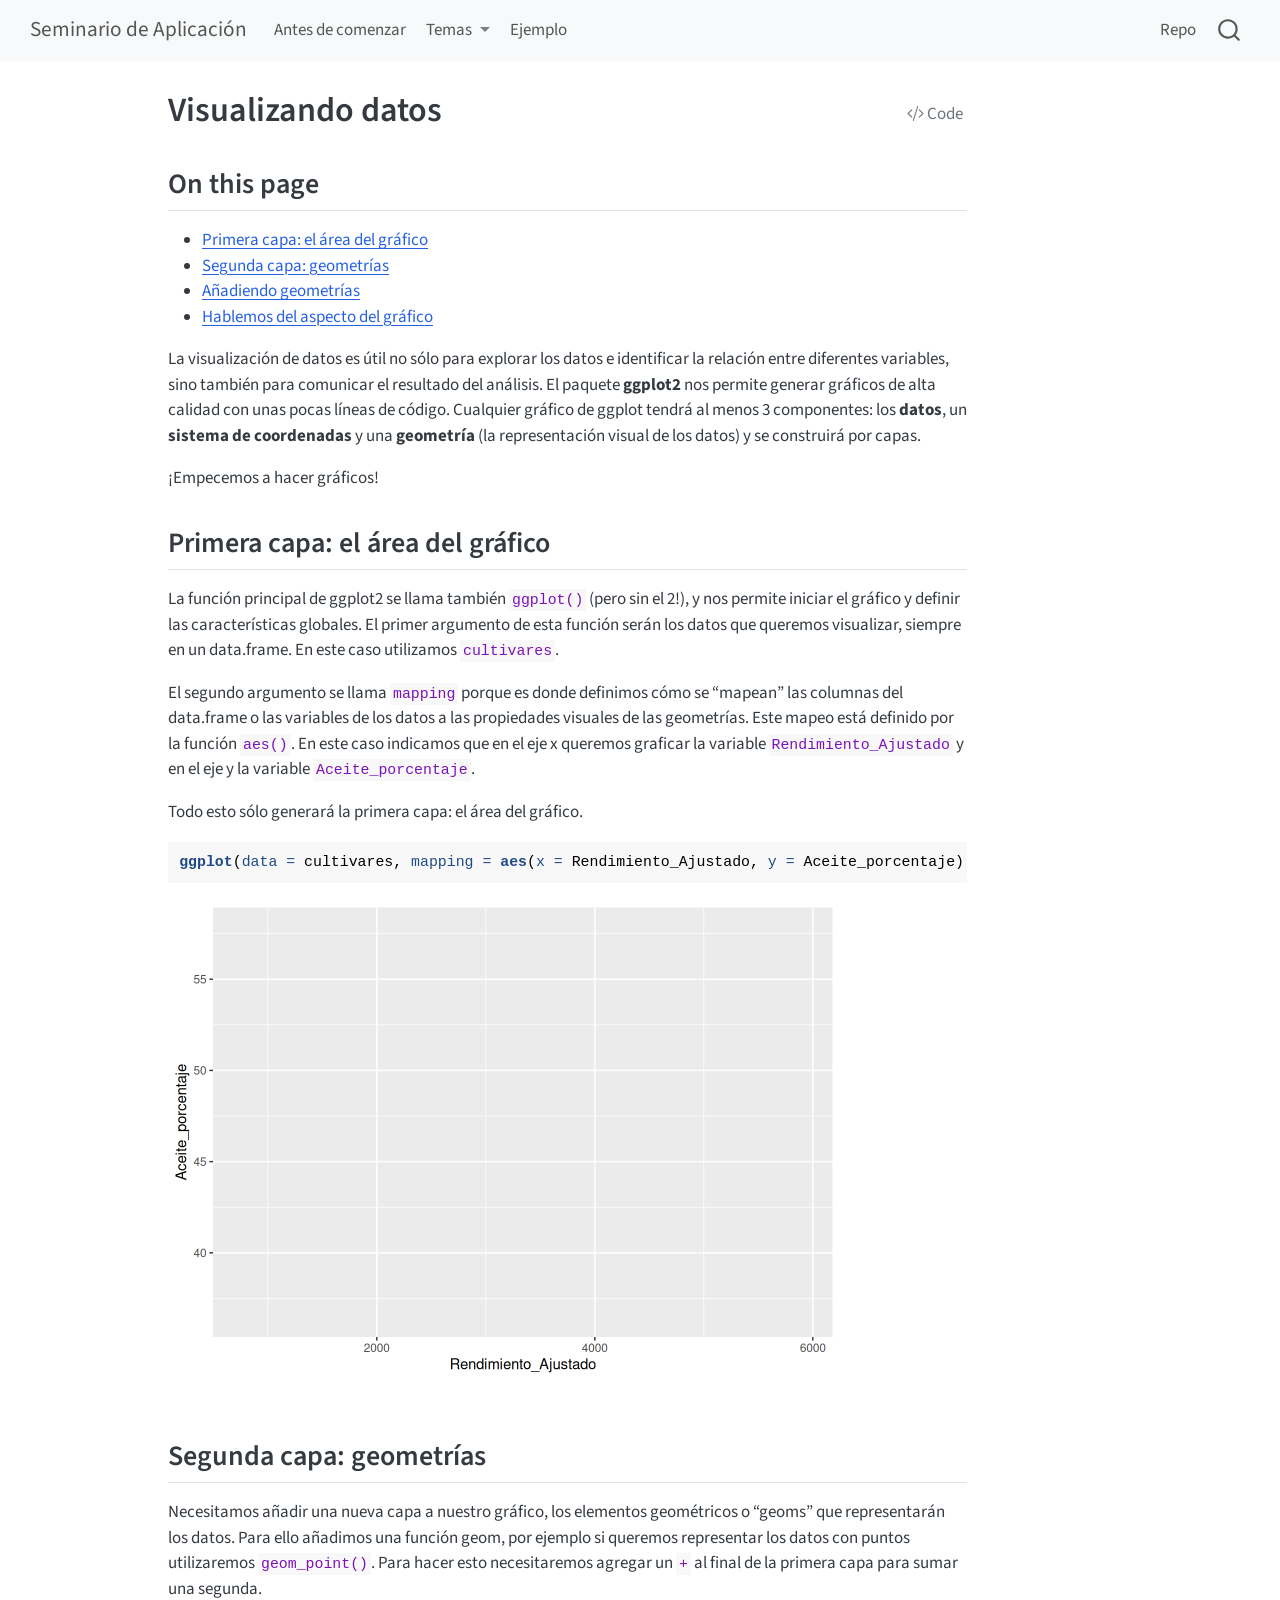
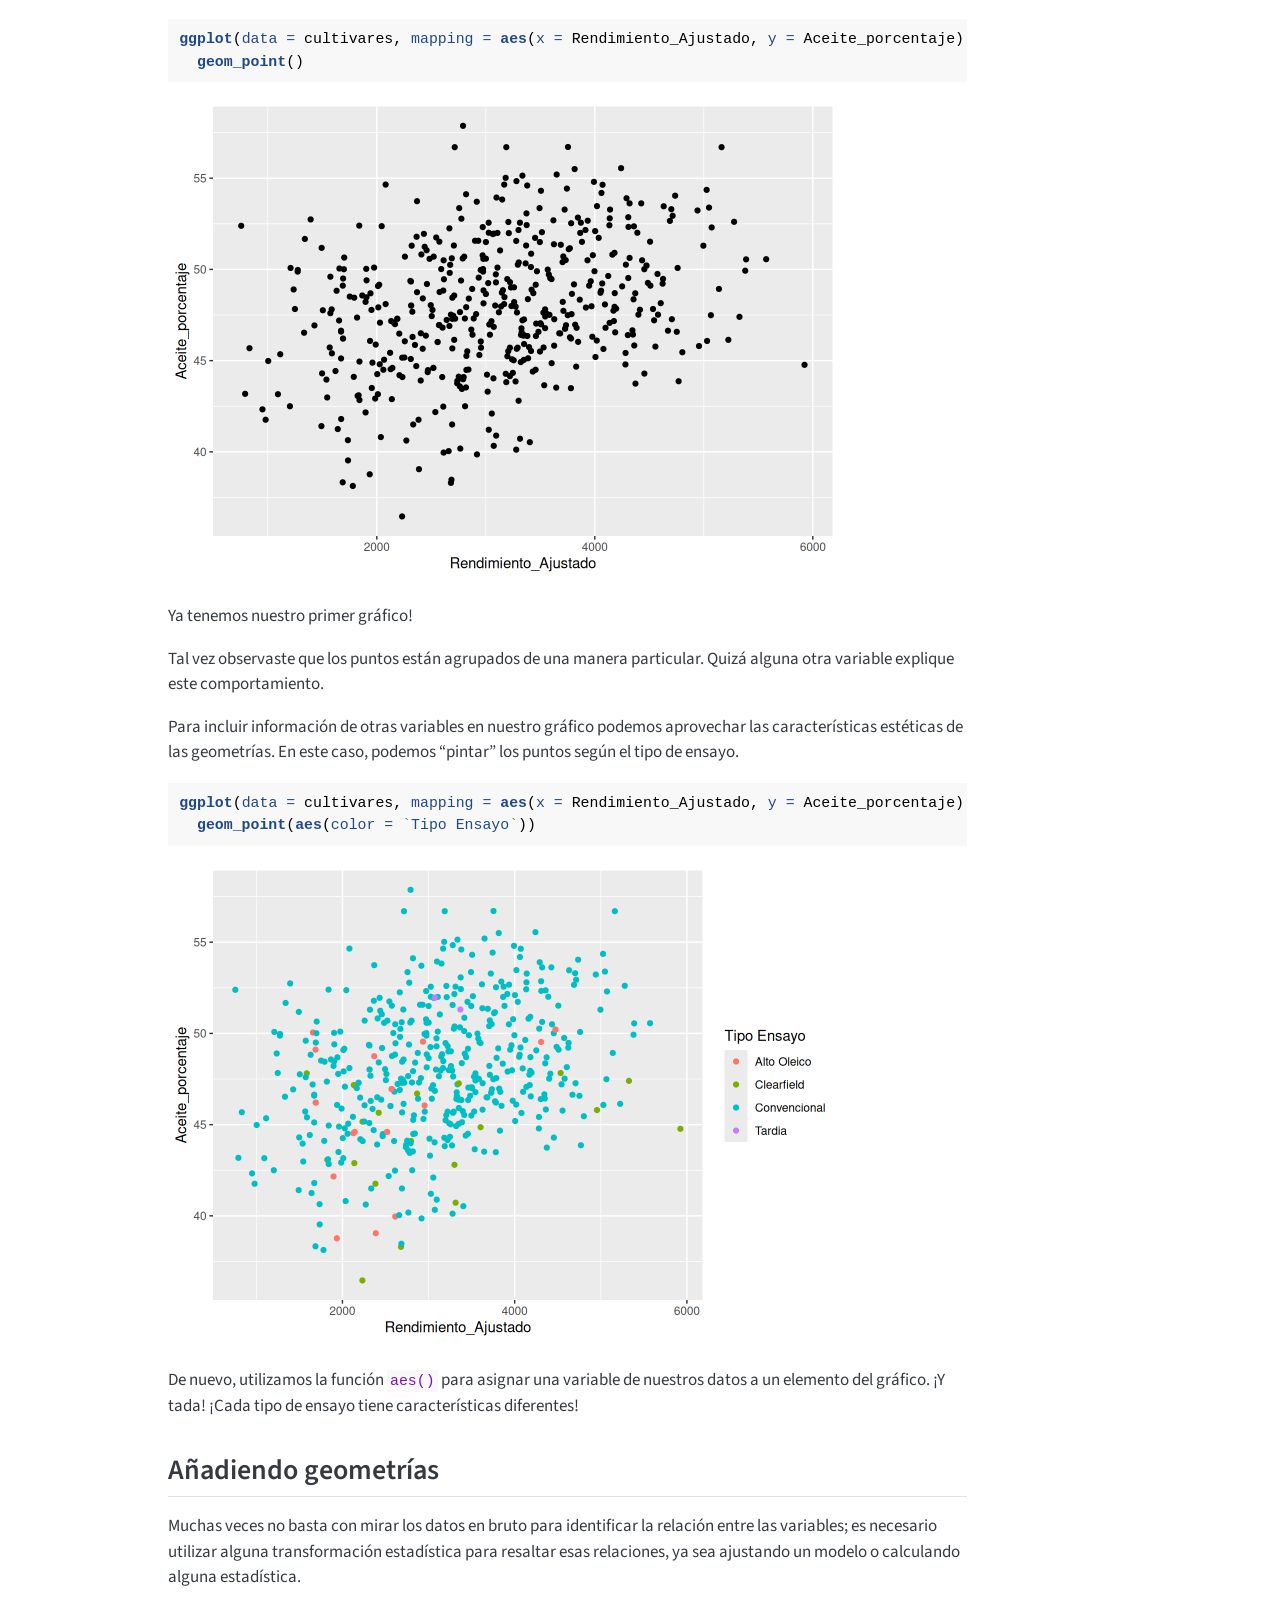
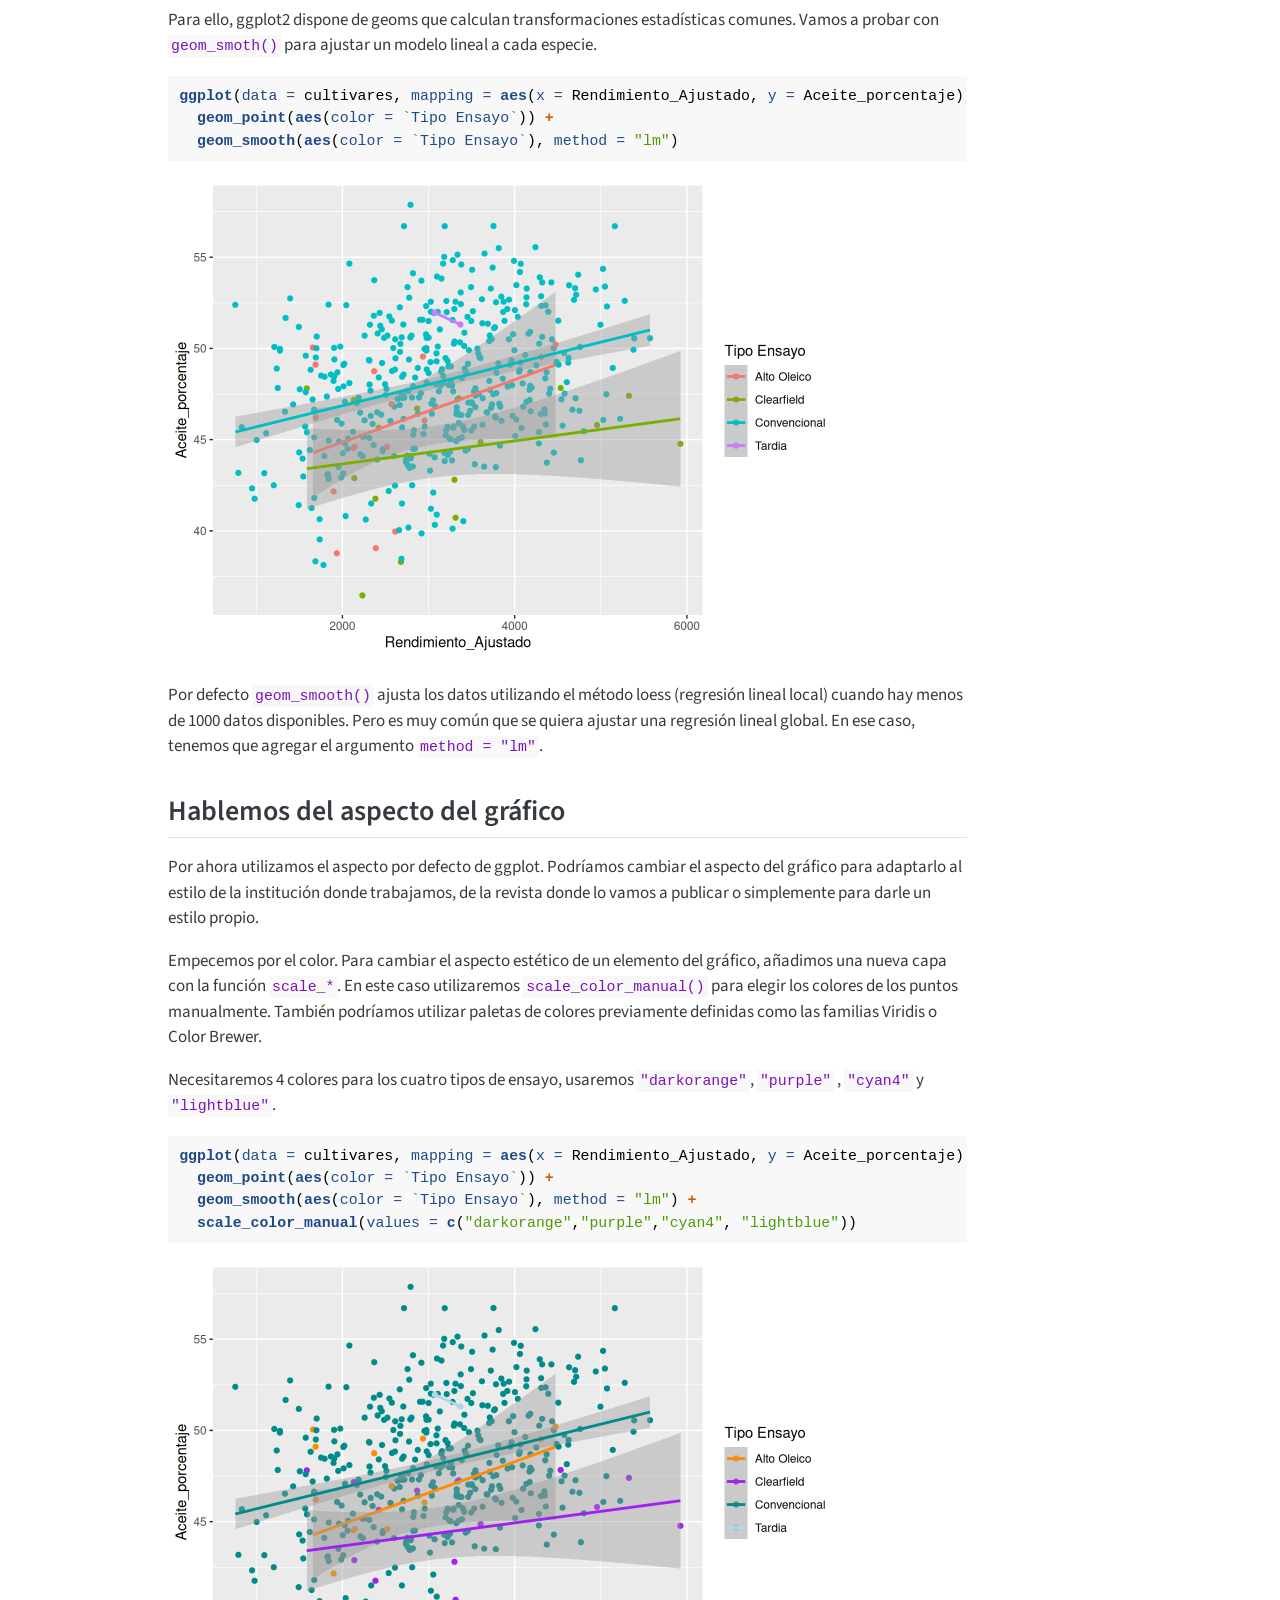
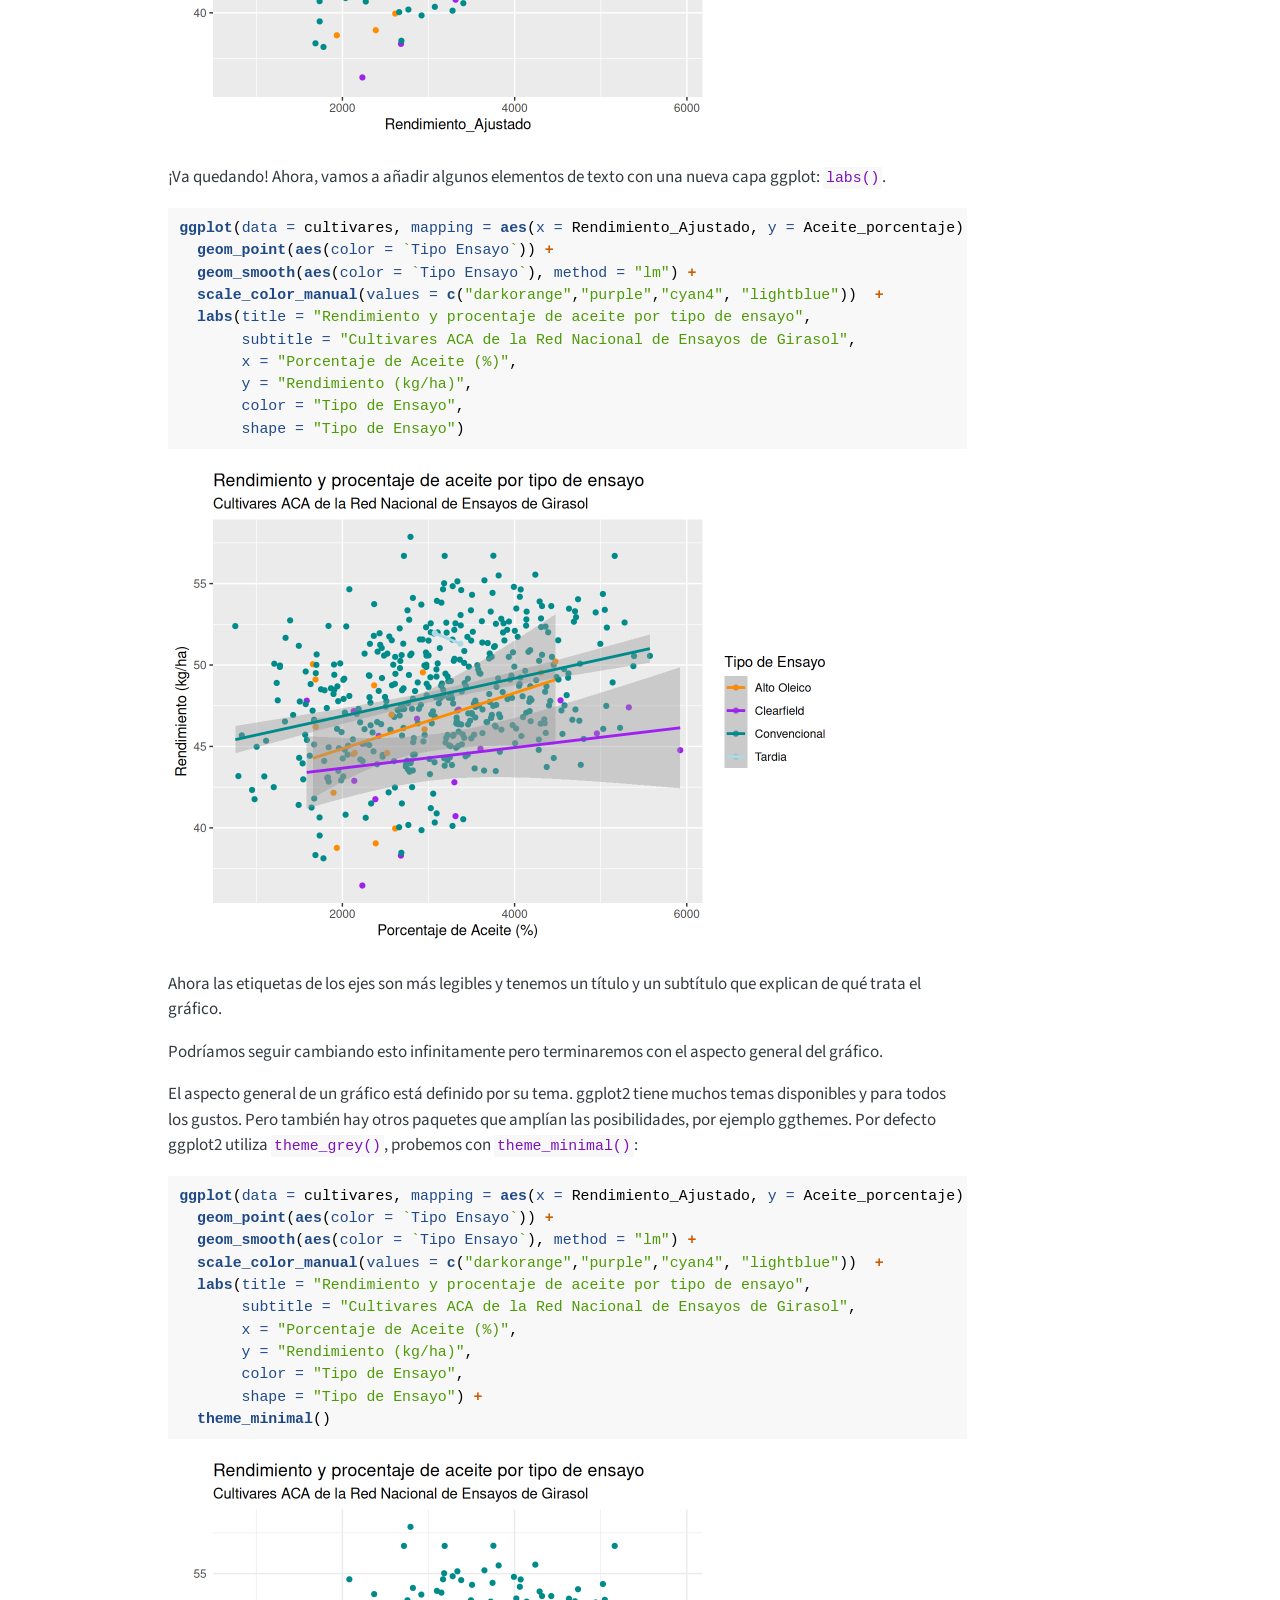
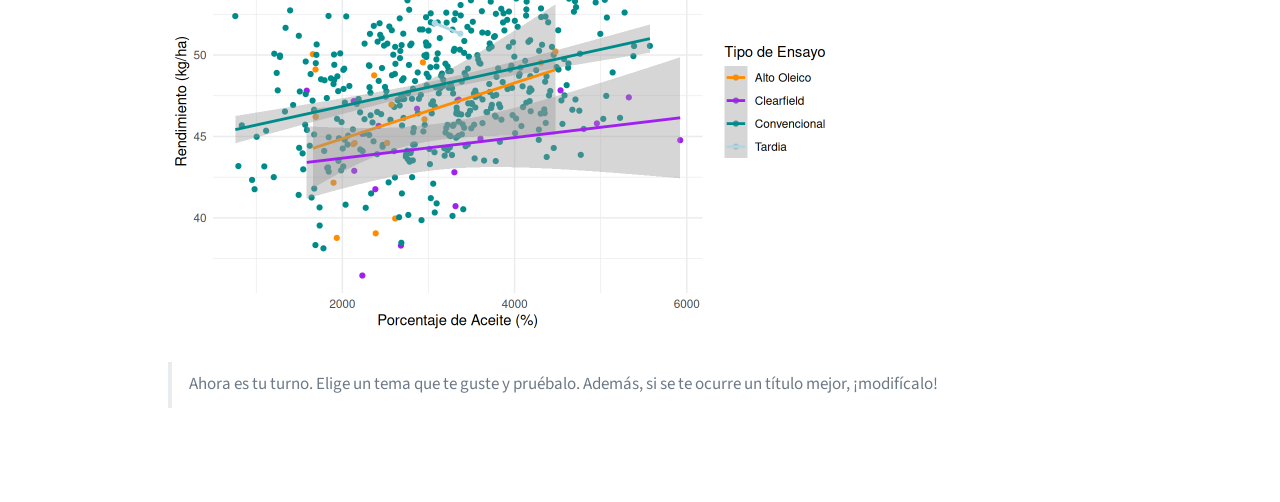
<file: docs/03-plotting-data.html>
<!DOCTYPE html>
<html xmlns="http://www.w3.org/1999/xhtml" lang="en" xml:lang="en"><head>

<meta charset="utf-8">
<meta name="generator" content="quarto-1.9.38">

<meta name="viewport" content="width=device-width, initial-scale=1.0, user-scalable=yes">


<title>Visualizando datos – Seminario de Aplicación</title>
<style>
/* Default styles provided by pandoc.
** See https://pandoc.org/MANUAL.html#variables-for-html for config info.
*/
code{white-space: pre-wrap;}
span.smallcaps{font-variant: small-caps;}
div.columns{display: flex; gap: min(4vw, 1.5em);}
div.column{flex: auto; overflow-x: auto;}
div.hanging-indent{margin-left: 1.5em; text-indent: -1.5em;}
ul.task-list{list-style: none;}
ul.task-list li input[type="checkbox"] {
  width: 0.8em;
  margin: 0 0.8em 0.2em -1em; /* quarto-specific, see https://github.com/quarto-dev/quarto-cli/issues/4556 */ 
  vertical-align: middle;
}
/* CSS for syntax highlighting */
html { -webkit-text-size-adjust: 100%; }
pre > code.sourceCode { white-space: pre; position: relative; }
pre > code.sourceCode > span { display: inline-block; line-height: 1.25; }
pre > code.sourceCode > span:empty { height: 1.2em; }
.sourceCode { overflow: visible; }
code.sourceCode > span { color: inherit; text-decoration: inherit; }
div.sourceCode { margin: 1em 0; }
pre.sourceCode { margin: 0; }
@media screen {
div.sourceCode { overflow: auto; }
}
@media print {
pre > code.sourceCode { white-space: pre-wrap; }
pre > code.sourceCode > span { text-indent: -5em; padding-left: 5em; }
}
pre.numberSource code
  { counter-reset: source-line 0; }
pre.numberSource code > span
  { position: relative; left: -4em; counter-increment: source-line; }
pre.numberSource code > span > a:first-child::before
  { content: counter(source-line);
    position: relative; left: -1em; text-align: right; vertical-align: baseline;
    border: none; display: inline-block;
    -webkit-touch-callout: none; -webkit-user-select: none;
    -khtml-user-select: none; -moz-user-select: none;
    -ms-user-select: none; user-select: none;
    padding: 0 4px; width: 4em;
  }
pre.numberSource { margin-left: 3em;  padding-left: 4px; }
div.sourceCode
  {   }
@media screen {
pre > code.sourceCode > span > a:first-child::before { text-decoration: underline; }
}
</style>


<script src="site_libs/quarto-nav/quarto-nav.js"></script>
<script src="site_libs/quarto-nav/headroom.min.js"></script>
<script src="site_libs/clipboard/clipboard.min.js"></script>
<script src="site_libs/quarto-search/autocomplete.umd.js"></script>
<script src="site_libs/quarto-search/fuse.min.js"></script>
<script src="site_libs/quarto-search/quarto-search.js"></script>
<meta name="quarto:offset" content="./">
<script src="site_libs/quarto-html/quarto.js" type="module"></script>
<script src="site_libs/quarto-html/tabsets/tabsets.js" type="module"></script>
<script src="site_libs/quarto-html/popper.min.js"></script>
<script src="site_libs/quarto-html/tippy.umd.min.js"></script>
<script src="site_libs/quarto-html/anchor.min.js"></script>
<link href="site_libs/quarto-html/tippy.css" rel="stylesheet">
<link href="site_libs/quarto-html/quarto-syntax-highlighting-4bd490e9cd57f2396cbd188312c0541c.css" rel="stylesheet" id="quarto-text-highlighting-styles">
<script src="site_libs/bootstrap/bootstrap.min.js"></script>
<link href="site_libs/bootstrap/bootstrap-icons.css" rel="stylesheet">
<link href="site_libs/bootstrap/bootstrap-0e0cd6e55b22e8b94362f1b3088bcc4e.min.css" rel="stylesheet" append-hash="true" id="quarto-bootstrap" data-mode="light">
<script id="quarto-search-options" type="application/json">{
  "location": "navbar",
  "copy-button": false,
  "collapse-after": 3,
  "panel-placement": "end",
  "type": "overlay",
  "limit": 50,
  "keyboard-shortcut": [
    "f",
    "/",
    "s"
  ],
  "show-item-context": false,
  "language": {
    "search-no-results-text": "No results",
    "search-matching-documents-text": "matching documents",
    "search-copy-link-title": "Copy link to search",
    "search-hide-matches-text": "Hide additional matches",
    "search-more-match-text": "more match in this document",
    "search-more-matches-text": "more matches in this document",
    "search-clear-button-title": "Clear",
    "search-text-placeholder": "",
    "search-detached-cancel-button-title": "Cancel",
    "search-submit-button-title": "Submit",
    "search-label": "Search"
  }
}</script>


</head>

<body class="nav-fixed quarto-light">

<div id="quarto-search-results"></div>
  <header id="quarto-header" class="headroom fixed-top">
    <nav class="navbar navbar-expand-lg " data-bs-theme="dark">
      <div class="navbar-container container-fluid">
      <div class="navbar-brand-container mx-auto">
    <a class="navbar-brand" href="./index.html">
    <span class="navbar-title">Seminario de Aplicación</span>
    </a>
  </div>
            <div id="quarto-search" class="" title="Search"></div>
          <button class="navbar-toggler" type="button" data-bs-toggle="collapse" data-bs-target="#navbarCollapse" aria-controls="navbarCollapse" role="menu" aria-expanded="false" aria-label="Toggle navigation" onclick="if (window.quartoToggleHeadroom) { window.quartoToggleHeadroom(); }">
  <span class="navbar-toggler-icon"></span>
</button>
          <div class="collapse navbar-collapse" id="navbarCollapse">
            <ul class="navbar-nav navbar-nav-scroll me-auto">
  <li class="nav-item">
    <a class="nav-link" href="./prepare.html"> 
<span class="menu-text">Antes de comenzar</span></a>
  </li>  
  <li class="nav-item dropdown ">
    <a class="nav-link dropdown-toggle" href="#" id="nav-menu-temas" role="link" data-bs-toggle="dropdown" aria-expanded="false">
 <span class="menu-text">Temas</span>
    </a>
    <ul class="dropdown-menu" aria-labelledby="nav-menu-temas">    
        <li>
    <a class="dropdown-item" href="./01-introduction.html">
 <span class="dropdown-text">Introducción y reportes</span></a>
  </li>  
        <li>
    <a class="dropdown-item" href="./02-reading-data.html">
 <span class="dropdown-text">Leyendo datos</span></a>
  </li>  
        <li>
    <a class="dropdown-item" href="./03-plotting-data.html">
 <span class="dropdown-text">Graficando datos</span></a>
  </li>  
        <li>
    <a class="dropdown-item" href="./04-data-manipulation.html">
 <span class="dropdown-text">Maninpulación de datos</span></a>
  </li>  
        <li>
    <a class="dropdown-item" href="./05-reports.html">
 <span class="dropdown-text">Comunicando nuestro trabajo</span></a>
  </li>  
    </ul>
  </li>
  <li class="nav-item">
    <a class="nav-link" href="./reporte_cultivares.html"> 
<span class="menu-text">Ejemplo</span></a>
  </li>  
</ul>
            <ul class="navbar-nav navbar-nav-scroll ms-auto">
  <li class="nav-item">
    <a class="nav-link" href="https://github.com/yabellini/AgroReportesConR"> 
<span class="menu-text">Repo</span></a>
  </li>  
</ul>
          </div> <!-- /navcollapse -->
            <div class="quarto-navbar-tools">
</div>
      </div> <!-- /container-fluid -->
    </nav>
</header>
<!-- content -->
<div id="quarto-content" class="quarto-container page-columns page-rows-contents page-layout-article page-navbar">
<!-- sidebar -->
<!-- margin-sidebar -->
    <div id="quarto-margin-sidebar" class="sidebar margin-sidebar zindex-bottom">
    </div>
<!-- main -->
<main class="content" id="quarto-document-content">

<header id="title-block-header" class="quarto-title-block default">
<div class="quarto-title">
<div class="quarto-title-block"><div><h1 class="title">Visualizando datos</h1><button type="button" class="btn code-tools-button" id="quarto-code-tools-source"><i class="bi"></i> Code</button></div></div>
</div>



<div class="quarto-title-meta">

    
  
    
  </div>
  


</header>

<nav id="TOC" role="doc-toc">
    <h2 id="toc-title">On this page</h2>
   
  <ul>
  <li><a href="#primera-capa-el-área-del-gráfico" id="toc-primera-capa-el-área-del-gráfico">Primera capa: el área del gráfico</a></li>
  <li><a href="#segunda-capa-geometrías" id="toc-segunda-capa-geometrías">Segunda capa: geometrías</a></li>
  <li><a href="#añadiendo-geometrías" id="toc-añadiendo-geometrías">Añadiendo geometrías</a></li>
  <li><a href="#hablemos-del-aspecto-del-gráfico" id="toc-hablemos-del-aspecto-del-gráfico">Hablemos del aspecto del gráfico</a></li>
  </ul>
</nav>
<p>La visualización de datos es útil no sólo para explorar los datos e identificar la relación entre diferentes variables, sino también para comunicar el resultado del análisis. El paquete <strong>ggplot2</strong> nos permite generar gráficos de alta calidad con unas pocas líneas de código. Cualquier gráfico de ggplot tendrá al menos 3 componentes: los <strong>datos</strong>, un <strong>sistema de coordenadas</strong> y una <strong>geometría</strong> (la representación visual de los datos) y se construirá por capas.</p>
<p>¡Empecemos a hacer gráficos!</p>
<section id="primera-capa-el-área-del-gráfico" class="level2">
<h2 class="anchored" data-anchor-id="primera-capa-el-área-del-gráfico">Primera capa: el área del gráfico</h2>
<p>La función principal de ggplot2 se llama también <code>ggplot()</code> (pero sin el 2!), y nos permite iniciar el gráfico y definir las características globales. El primer argumento de esta función serán los datos que queremos visualizar, siempre en un data.frame. En este caso utilizamos <code>cultivares</code>.</p>
<p>El segundo argumento se llama <code>mapping</code> porque es donde definimos cómo se “mapean” las columnas del data.frame o las variables de los datos a las propiedades visuales de las geometrías. Este mapeo está definido por la función <code>aes()</code>. En este caso indicamos que en el eje x queremos graficar la variable <code>Rendimiento_Ajustado</code> y en el eje y la variable <code>Aceite_porcentaje</code>.</p>
<p>Todo esto sólo generará la primera capa: el área del gráfico.</p>
<div class="cell">
<div class="code-copy-outer-scaffold"><div class="sourceCode cell-code" id="cb1"><pre class="sourceCode r code-with-copy"><code class="sourceCode r"><span id="cb1-1"><a href="#cb1-1" aria-hidden="true" tabindex="-1"></a><span class="fu">ggplot</span>(<span class="at">data =</span> cultivares, <span class="at">mapping =</span> <span class="fu">aes</span>(<span class="at">x =</span> Rendimiento_Ajustado, <span class="at">y =</span> Aceite_porcentaje)) </span></code></pre></div><button title="Copy to Clipboard" class="code-copy-button"><i class="bi"></i></button></div>
<div class="cell-output-display">
<div>
<figure class="figure">
<p><img src="03-plotting-data_files/figure-html/unnamed-chunk-1-1.png" class="img-fluid figure-img" width="672"></p>
</figure>
</div>
</div>
</div>
</section>
<section id="segunda-capa-geometrías" class="level2">
<h2 class="anchored" data-anchor-id="segunda-capa-geometrías">Segunda capa: geometrías</h2>
<p>Necesitamos añadir una nueva capa a nuestro gráfico, los elementos geométricos o “geoms” que representarán los datos. Para ello añadimos una función geom, por ejemplo si queremos representar los datos con puntos utilizaremos <code>geom_point()</code>. Para hacer esto necesitaremos agregar un <code>+</code> al final de la primera capa para sumar una segunda.</p>
<div class="cell">
<div class="code-copy-outer-scaffold"><div class="sourceCode cell-code" id="cb2"><pre class="sourceCode r code-with-copy"><code class="sourceCode r"><span id="cb2-1"><a href="#cb2-1" aria-hidden="true" tabindex="-1"></a><span class="fu">ggplot</span>(<span class="at">data =</span> cultivares, <span class="at">mapping =</span> <span class="fu">aes</span>(<span class="at">x =</span> Rendimiento_Ajustado, <span class="at">y =</span> Aceite_porcentaje))  <span class="sc">+</span></span>
<span id="cb2-2"><a href="#cb2-2" aria-hidden="true" tabindex="-1"></a>  <span class="fu">geom_point</span>()</span></code></pre></div><button title="Copy to Clipboard" class="code-copy-button"><i class="bi"></i></button></div>
<div class="cell-output-display">
<div>
<figure class="figure">
<p><img src="03-plotting-data_files/figure-html/unnamed-chunk-2-1.png" class="img-fluid figure-img" width="672"></p>
</figure>
</div>
</div>
</div>
<p>Ya tenemos nuestro primer gráfico!</p>
<p>Tal vez observaste que los puntos están agrupados de una manera particular. Quizá alguna otra variable explique este comportamiento.</p>
<p>Para incluir información de otras variables en nuestro gráfico podemos aprovechar las características estéticas de las geometrías. En este caso, podemos “pintar” los puntos según el tipo de ensayo.</p>
<div class="cell">
<div class="code-copy-outer-scaffold"><div class="sourceCode cell-code" id="cb3"><pre class="sourceCode r code-with-copy"><code class="sourceCode r"><span id="cb3-1"><a href="#cb3-1" aria-hidden="true" tabindex="-1"></a><span class="fu">ggplot</span>(<span class="at">data =</span> cultivares, <span class="at">mapping =</span> <span class="fu">aes</span>(<span class="at">x =</span> Rendimiento_Ajustado, <span class="at">y =</span> Aceite_porcentaje)) <span class="sc">+</span></span>
<span id="cb3-2"><a href="#cb3-2" aria-hidden="true" tabindex="-1"></a>  <span class="fu">geom_point</span>(<span class="fu">aes</span>(<span class="at">color =</span> <span class="st">`</span><span class="at">Tipo Ensayo</span><span class="st">`</span>))</span></code></pre></div><button title="Copy to Clipboard" class="code-copy-button"><i class="bi"></i></button></div>
<div class="cell-output-display">
<div>
<figure class="figure">
<p><img src="03-plotting-data_files/figure-html/unnamed-chunk-3-1.png" class="img-fluid figure-img" width="672"></p>
</figure>
</div>
</div>
</div>
<p>De nuevo, utilizamos la función <code>aes()</code> para asignar una variable de nuestros datos a un elemento del gráfico. ¡Y tada! ¡Cada tipo de ensayo tiene características diferentes!</p>
</section>
<section id="añadiendo-geometrías" class="level2">
<h2 class="anchored" data-anchor-id="añadiendo-geometrías">Añadiendo geometrías</h2>
<p>Muchas veces no basta con mirar los datos en bruto para identificar la relación entre las variables; es necesario utilizar alguna transformación estadística para resaltar esas relaciones, ya sea ajustando un modelo o calculando alguna estadística.</p>
<p>Para ello, ggplot2 dispone de geoms que calculan transformaciones estadísticas comunes. Vamos a probar con <code>geom_smoth()</code> para ajustar un modelo lineal a cada especie.</p>
<div class="cell">
<div class="code-copy-outer-scaffold"><div class="sourceCode cell-code" id="cb4"><pre class="sourceCode r code-with-copy"><code class="sourceCode r"><span id="cb4-1"><a href="#cb4-1" aria-hidden="true" tabindex="-1"></a><span class="fu">ggplot</span>(<span class="at">data =</span> cultivares, <span class="at">mapping =</span> <span class="fu">aes</span>(<span class="at">x =</span> Rendimiento_Ajustado, <span class="at">y =</span> Aceite_porcentaje)) <span class="sc">+</span></span>
<span id="cb4-2"><a href="#cb4-2" aria-hidden="true" tabindex="-1"></a>  <span class="fu">geom_point</span>(<span class="fu">aes</span>(<span class="at">color =</span> <span class="st">`</span><span class="at">Tipo Ensayo</span><span class="st">`</span>)) <span class="sc">+</span></span>
<span id="cb4-3"><a href="#cb4-3" aria-hidden="true" tabindex="-1"></a>  <span class="fu">geom_smooth</span>(<span class="fu">aes</span>(<span class="at">color =</span> <span class="st">`</span><span class="at">Tipo Ensayo</span><span class="st">`</span>), <span class="at">method =</span> <span class="st">"lm"</span>)</span></code></pre></div><button title="Copy to Clipboard" class="code-copy-button"><i class="bi"></i></button></div>
<div class="cell-output-display">
<div>
<figure class="figure">
<p><img src="03-plotting-data_files/figure-html/unnamed-chunk-4-1.png" class="img-fluid figure-img" width="672"></p>
</figure>
</div>
</div>
</div>
<p>Por defecto <code>geom_smooth()</code> ajusta los datos utilizando el método loess (regresión lineal local) cuando hay menos de 1000 datos disponibles. Pero es muy común que se quiera ajustar una regresión lineal global. En ese caso, tenemos que agregar el argumento <code>method = "lm"</code>.</p>
</section>
<section id="hablemos-del-aspecto-del-gráfico" class="level2">
<h2 class="anchored" data-anchor-id="hablemos-del-aspecto-del-gráfico">Hablemos del aspecto del gráfico</h2>
<p>Por ahora utilizamos el aspecto por defecto de ggplot. Podríamos cambiar el aspecto del gráfico para adaptarlo al estilo de la institución donde trabajamos, de la revista donde lo vamos a publicar o simplemente para darle un estilo propio.</p>
<p>Empecemos por el color. Para cambiar el aspecto estético de un elemento del gráfico, añadimos una nueva capa con la función <code>scale_*</code>. En este caso utilizaremos <code>scale_color_manual()</code> para elegir los colores de los puntos manualmente. También podríamos utilizar paletas de colores previamente definidas como las familias Viridis o Color Brewer.</p>
<p>Necesitaremos 4 colores para los cuatro tipos de ensayo, usaremos <code>"darkorange"</code>, <code>"purple"</code> , <code>"cyan4"</code> y <code>"lightblue"</code>.</p>
<div class="cell">
<div class="code-copy-outer-scaffold"><div class="sourceCode cell-code" id="cb5"><pre class="sourceCode r code-with-copy"><code class="sourceCode r"><span id="cb5-1"><a href="#cb5-1" aria-hidden="true" tabindex="-1"></a><span class="fu">ggplot</span>(<span class="at">data =</span> cultivares, <span class="at">mapping =</span> <span class="fu">aes</span>(<span class="at">x =</span> Rendimiento_Ajustado, <span class="at">y =</span> Aceite_porcentaje)) <span class="sc">+</span></span>
<span id="cb5-2"><a href="#cb5-2" aria-hidden="true" tabindex="-1"></a>  <span class="fu">geom_point</span>(<span class="fu">aes</span>(<span class="at">color =</span> <span class="st">`</span><span class="at">Tipo Ensayo</span><span class="st">`</span>)) <span class="sc">+</span></span>
<span id="cb5-3"><a href="#cb5-3" aria-hidden="true" tabindex="-1"></a>  <span class="fu">geom_smooth</span>(<span class="fu">aes</span>(<span class="at">color =</span> <span class="st">`</span><span class="at">Tipo Ensayo</span><span class="st">`</span>), <span class="at">method =</span> <span class="st">"lm"</span>) <span class="sc">+</span></span>
<span id="cb5-4"><a href="#cb5-4" aria-hidden="true" tabindex="-1"></a>  <span class="fu">scale_color_manual</span>(<span class="at">values =</span> <span class="fu">c</span>(<span class="st">"darkorange"</span>,<span class="st">"purple"</span>,<span class="st">"cyan4"</span>, <span class="st">"lightblue"</span>)) </span></code></pre></div><button title="Copy to Clipboard" class="code-copy-button"><i class="bi"></i></button></div>
<div class="cell-output-display">
<div>
<figure class="figure">
<p><img src="03-plotting-data_files/figure-html/unnamed-chunk-5-1.png" class="img-fluid figure-img" width="672"></p>
</figure>
</div>
</div>
</div>
<p>¡Va quedando! Ahora, vamos a añadir algunos elementos de texto con una nueva capa ggplot: <code>labs()</code>.</p>
<div class="cell">
<div class="code-copy-outer-scaffold"><div class="sourceCode cell-code" id="cb6"><pre class="sourceCode r code-with-copy"><code class="sourceCode r"><span id="cb6-1"><a href="#cb6-1" aria-hidden="true" tabindex="-1"></a><span class="fu">ggplot</span>(<span class="at">data =</span> cultivares, <span class="at">mapping =</span> <span class="fu">aes</span>(<span class="at">x =</span> Rendimiento_Ajustado, <span class="at">y =</span> Aceite_porcentaje)) <span class="sc">+</span></span>
<span id="cb6-2"><a href="#cb6-2" aria-hidden="true" tabindex="-1"></a>  <span class="fu">geom_point</span>(<span class="fu">aes</span>(<span class="at">color =</span> <span class="st">`</span><span class="at">Tipo Ensayo</span><span class="st">`</span>)) <span class="sc">+</span></span>
<span id="cb6-3"><a href="#cb6-3" aria-hidden="true" tabindex="-1"></a>  <span class="fu">geom_smooth</span>(<span class="fu">aes</span>(<span class="at">color =</span> <span class="st">`</span><span class="at">Tipo Ensayo</span><span class="st">`</span>), <span class="at">method =</span> <span class="st">"lm"</span>) <span class="sc">+</span></span>
<span id="cb6-4"><a href="#cb6-4" aria-hidden="true" tabindex="-1"></a>  <span class="fu">scale_color_manual</span>(<span class="at">values =</span> <span class="fu">c</span>(<span class="st">"darkorange"</span>,<span class="st">"purple"</span>,<span class="st">"cyan4"</span>, <span class="st">"lightblue"</span>))  <span class="sc">+</span></span>
<span id="cb6-5"><a href="#cb6-5" aria-hidden="true" tabindex="-1"></a>  <span class="fu">labs</span>(<span class="at">title =</span> <span class="st">"Rendimiento y procentaje de aceite por tipo de ensayo"</span>,</span>
<span id="cb6-6"><a href="#cb6-6" aria-hidden="true" tabindex="-1"></a>       <span class="at">subtitle =</span> <span class="st">"Cultivares ACA de la Red Nacional de Ensayos de Girasol"</span>,</span>
<span id="cb6-7"><a href="#cb6-7" aria-hidden="true" tabindex="-1"></a>       <span class="at">x =</span> <span class="st">"Porcentaje de Aceite (%)"</span>,</span>
<span id="cb6-8"><a href="#cb6-8" aria-hidden="true" tabindex="-1"></a>       <span class="at">y =</span> <span class="st">"Rendimiento (kg/ha)"</span>,</span>
<span id="cb6-9"><a href="#cb6-9" aria-hidden="true" tabindex="-1"></a>       <span class="at">color =</span> <span class="st">"Tipo de Ensayo"</span>,</span>
<span id="cb6-10"><a href="#cb6-10" aria-hidden="true" tabindex="-1"></a>       <span class="at">shape =</span> <span class="st">"Tipo de Ensayo"</span>) </span></code></pre></div><button title="Copy to Clipboard" class="code-copy-button"><i class="bi"></i></button></div>
<div class="cell-output-display">
<div>
<figure class="figure">
<p><img src="03-plotting-data_files/figure-html/unnamed-chunk-6-1.png" class="img-fluid figure-img" width="672"></p>
</figure>
</div>
</div>
</div>
<p>Ahora las etiquetas de los ejes son más legibles y tenemos un título y un subtítulo que explican de qué trata el gráfico.</p>
<p>Podríamos seguir cambiando esto infinitamente pero terminaremos con el aspecto general del gráfico.</p>
<p>El aspecto general de un gráfico está definido por su tema. ggplot2 tiene muchos temas disponibles y para todos los gustos. Pero también hay otros paquetes que amplían las posibilidades, por ejemplo ggthemes. Por defecto ggplot2 utiliza <code>theme_grey()</code>, probemos con <code>theme_minimal()</code>:</p>
<div class="cell">
<div class="code-copy-outer-scaffold"><div class="sourceCode cell-code" id="cb7"><pre class="sourceCode r code-with-copy"><code class="sourceCode r"><span id="cb7-1"><a href="#cb7-1" aria-hidden="true" tabindex="-1"></a><span class="fu">ggplot</span>(<span class="at">data =</span> cultivares, <span class="at">mapping =</span> <span class="fu">aes</span>(<span class="at">x =</span> Rendimiento_Ajustado, <span class="at">y =</span> Aceite_porcentaje)) <span class="sc">+</span></span>
<span id="cb7-2"><a href="#cb7-2" aria-hidden="true" tabindex="-1"></a>  <span class="fu">geom_point</span>(<span class="fu">aes</span>(<span class="at">color =</span> <span class="st">`</span><span class="at">Tipo Ensayo</span><span class="st">`</span>)) <span class="sc">+</span></span>
<span id="cb7-3"><a href="#cb7-3" aria-hidden="true" tabindex="-1"></a>  <span class="fu">geom_smooth</span>(<span class="fu">aes</span>(<span class="at">color =</span> <span class="st">`</span><span class="at">Tipo Ensayo</span><span class="st">`</span>), <span class="at">method =</span> <span class="st">"lm"</span>) <span class="sc">+</span></span>
<span id="cb7-4"><a href="#cb7-4" aria-hidden="true" tabindex="-1"></a>  <span class="fu">scale_color_manual</span>(<span class="at">values =</span> <span class="fu">c</span>(<span class="st">"darkorange"</span>,<span class="st">"purple"</span>,<span class="st">"cyan4"</span>, <span class="st">"lightblue"</span>))  <span class="sc">+</span></span>
<span id="cb7-5"><a href="#cb7-5" aria-hidden="true" tabindex="-1"></a>  <span class="fu">labs</span>(<span class="at">title =</span> <span class="st">"Rendimiento y procentaje de aceite por tipo de ensayo"</span>,</span>
<span id="cb7-6"><a href="#cb7-6" aria-hidden="true" tabindex="-1"></a>       <span class="at">subtitle =</span> <span class="st">"Cultivares ACA de la Red Nacional de Ensayos de Girasol"</span>,</span>
<span id="cb7-7"><a href="#cb7-7" aria-hidden="true" tabindex="-1"></a>       <span class="at">x =</span> <span class="st">"Porcentaje de Aceite (%)"</span>,</span>
<span id="cb7-8"><a href="#cb7-8" aria-hidden="true" tabindex="-1"></a>       <span class="at">y =</span> <span class="st">"Rendimiento (kg/ha)"</span>,</span>
<span id="cb7-9"><a href="#cb7-9" aria-hidden="true" tabindex="-1"></a>       <span class="at">color =</span> <span class="st">"Tipo de Ensayo"</span>,</span>
<span id="cb7-10"><a href="#cb7-10" aria-hidden="true" tabindex="-1"></a>       <span class="at">shape =</span> <span class="st">"Tipo de Ensayo"</span>) <span class="sc">+</span></span>
<span id="cb7-11"><a href="#cb7-11" aria-hidden="true" tabindex="-1"></a>  <span class="fu">theme_minimal</span>()</span></code></pre></div><button title="Copy to Clipboard" class="code-copy-button"><i class="bi"></i></button></div>
<div class="cell-output-display">
<div>
<figure class="figure">
<p><img src="03-plotting-data_files/figure-html/unnamed-chunk-7-1.png" class="img-fluid figure-img" width="672"></p>
</figure>
</div>
</div>
</div>
<blockquote class="blockquote">
<p>Ahora es tu turno. Elige un tema que te guste y pruébalo. Además, si se te ocurre un título mejor, ¡modifícalo!</p>
</blockquote>


<!-- -->

</section>

</main> <!-- /main -->
<script id="quarto-html-after-body" type="application/javascript">
  window.document.addEventListener("DOMContentLoaded", function (event) {
    const icon = "";
    const anchorJS = new window.AnchorJS();
    anchorJS.options = {
      placement: 'right',
      icon: icon
    };
    anchorJS.add('.anchored');
    const isCodeAnnotation = (el) => {
      for (const clz of el.classList) {
        if (clz.startsWith('code-annotation-')) {                     
          return true;
        }
      }
      return false;
    }
    const onCopySuccess = function(e) {
      // button target
      const button = e.trigger;
      // don't keep focus
      button.blur();
      // flash "checked"
      button.classList.add('code-copy-button-checked');
      var currentTitle = button.getAttribute("title");
      button.setAttribute("title", "Copied!");
      let tooltip;
      if (window.bootstrap) {
        button.setAttribute("data-bs-toggle", "tooltip");
        button.setAttribute("data-bs-placement", "left");
        button.setAttribute("data-bs-title", "Copied!");
        tooltip = new bootstrap.Tooltip(button, 
          { trigger: "manual", 
            customClass: "code-copy-button-tooltip",
            offset: [0, -8]});
        tooltip.show();    
      }
      setTimeout(function() {
        if (tooltip) {
          tooltip.hide();
          button.removeAttribute("data-bs-title");
          button.removeAttribute("data-bs-toggle");
          button.removeAttribute("data-bs-placement");
        }
        button.setAttribute("title", currentTitle);
        button.classList.remove('code-copy-button-checked');
      }, 1000);
      // clear code selection
      e.clearSelection();
    }
    const getTextToCopy = function(trigger) {
      const outerScaffold = trigger.parentElement.cloneNode(true);
      const codeEl = outerScaffold.querySelector('code');
      for (const childEl of codeEl.children) {
        if (isCodeAnnotation(childEl)) {
          childEl.remove();
        }
      }
      return codeEl.innerText;
    }
    const clipboard = new window.ClipboardJS('.code-copy-button:not([data-in-quarto-modal])', {
      text: getTextToCopy
    });
    clipboard.on('success', onCopySuccess);
    if (window.document.getElementById('quarto-embedded-source-code-modal')) {
      const clipboardModal = new window.ClipboardJS('.code-copy-button[data-in-quarto-modal]', {
        text: getTextToCopy,
        container: window.document.getElementById('quarto-embedded-source-code-modal')
      });
      clipboardModal.on('success', onCopySuccess);
    }
    const viewSource = window.document.getElementById('quarto-view-source') ||
                       window.document.getElementById('quarto-code-tools-source');
    if (viewSource) {
      const sourceUrl = viewSource.getAttribute("data-quarto-source-url");
      viewSource.addEventListener("click", function(e) {
        if (sourceUrl) {
          // rstudio viewer pane
          if (/\bcapabilities=\b/.test(window.location)) {
            window.open(sourceUrl);
          } else {
            window.location.href = sourceUrl;
          }
        } else {
          const modal = new bootstrap.Modal(document.getElementById('quarto-embedded-source-code-modal'));
          modal.show();
        }
        return false;
      });
    }
    function toggleCodeHandler(show) {
      return function(e) {
        const detailsSrc = window.document.querySelectorAll(".cell > details > .sourceCode");
        for (let i=0; i<detailsSrc.length; i++) {
          const details = detailsSrc[i].parentElement;
          if (show) {
            details.open = true;
          } else {
            details.removeAttribute("open");
          }
        }
        const cellCodeDivs = window.document.querySelectorAll(".cell > .sourceCode");
        const fromCls = show ? "hidden" : "unhidden";
        const toCls = show ? "unhidden" : "hidden";
        for (let i=0; i<cellCodeDivs.length; i++) {
          const codeDiv = cellCodeDivs[i];
          if (codeDiv.classList.contains(fromCls)) {
            codeDiv.classList.remove(fromCls);
            codeDiv.classList.add(toCls);
          } 
        }
        return false;
      }
    }
    const hideAllCode = window.document.getElementById("quarto-hide-all-code");
    if (hideAllCode) {
      hideAllCode.addEventListener("click", toggleCodeHandler(false));
    }
    const showAllCode = window.document.getElementById("quarto-show-all-code");
    if (showAllCode) {
      showAllCode.addEventListener("click", toggleCodeHandler(true));
    }
      var localhostRegex = new RegExp(/^(?:http|https):\/\/localhost\:?[0-9]*\//);
      var mailtoRegex = new RegExp(/^mailto:/);
        var filterRegex = new RegExp('/' + window.location.host + '/');
      var isInternal = (href) => {
          return filterRegex.test(href) || localhostRegex.test(href) || mailtoRegex.test(href);
      }
      // Inspect non-navigation links and adorn them if external
     var links = window.document.querySelectorAll('a[href]:not(.nav-link):not(.navbar-brand):not(.toc-action):not(.sidebar-link):not(.sidebar-item-toggle):not(.pagination-link):not(.no-external):not([aria-hidden]):not(.dropdown-item):not(.quarto-navigation-tool):not(.about-link)');
      for (var i=0; i<links.length; i++) {
        const link = links[i];
        if (!isInternal(link.href)) {
          // undo the damage that might have been done by quarto-nav.js in the case of
          // links that we want to consider external
          if (link.dataset.originalHref !== undefined) {
            link.href = link.dataset.originalHref;
          }
        }
      }
    function tippyHover(el, contentFn, onTriggerFn, onUntriggerFn) {
      const config = {
        allowHTML: true,
        maxWidth: 500,
        delay: 100,
        arrow: false,
        appendTo: function(el) {
            return el.parentElement;
        },
        interactive: true,
        interactiveBorder: 10,
        theme: 'quarto',
        placement: 'bottom-start',
      };
      if (contentFn) {
        config.content = contentFn;
      }
      if (onTriggerFn) {
        config.onTrigger = onTriggerFn;
      }
      if (onUntriggerFn) {
        config.onUntrigger = onUntriggerFn;
      }
      window.tippy(el, config); 
    }
    const noterefs = window.document.querySelectorAll('a[role="doc-noteref"]');
    for (var i=0; i<noterefs.length; i++) {
      const ref = noterefs[i];
      tippyHover(ref, function() {
        // use id or data attribute instead here
        let href = ref.getAttribute('data-footnote-href') || ref.getAttribute('href');
        try { href = new URL(href).hash; } catch {}
        const id = href.replace(/^#\/?/, "");
        const note = window.document.getElementById(id);
        if (note) {
          return note.innerHTML;
        } else {
          return "";
        }
      });
    }
    const xrefs = window.document.querySelectorAll('a.quarto-xref');
    const processXRef = (id, note) => {
      // Strip column container classes
      const stripColumnClz = (el) => {
        el.classList.remove("page-full", "page-columns");
        if (el.children) {
          for (const child of el.children) {
            stripColumnClz(child);
          }
        }
      }
      stripColumnClz(note)
      if (id === null || id.startsWith('sec-')) {
        // Special case sections, only their first couple elements
        const container = document.createElement("div");
        if (note.children && note.children.length > 2) {
          container.appendChild(note.children[0].cloneNode(true));
          for (let i = 1; i < note.children.length; i++) {
            const child = note.children[i];
            if (child.tagName === "P" && child.innerText === "") {
              continue;
            } else {
              container.appendChild(child.cloneNode(true));
              break;
            }
          }
          if (window.Quarto?.typesetMath) {
            window.Quarto.typesetMath(container);
          }
          return container.innerHTML
        } else {
          if (window.Quarto?.typesetMath) {
            window.Quarto.typesetMath(note);
          }
          return note.innerHTML;
        }
      } else {
        // Remove any anchor links if they are present
        const anchorLink = note.querySelector('a.anchorjs-link');
        if (anchorLink) {
          anchorLink.remove();
        }
        if (window.Quarto?.typesetMath) {
          window.Quarto.typesetMath(note);
        }
        if (note.classList.contains("callout")) {
          return note.outerHTML;
        } else {
          return note.innerHTML;
        }
      }
    }
    for (var i=0; i<xrefs.length; i++) {
      const xref = xrefs[i];
      tippyHover(xref, undefined, function(instance) {
        instance.disable();
        let url = xref.getAttribute('href');
        let hash = undefined; 
        if (url.startsWith('#')) {
          hash = url;
        } else {
          try { hash = new URL(url).hash; } catch {}
        }
        if (hash) {
          const id = hash.replace(/^#\/?/, "");
          const note = window.document.getElementById(id);
          if (note !== null) {
            try {
              const html = processXRef(id, note.cloneNode(true));
              instance.setContent(html);
            } finally {
              instance.enable();
              instance.show();
            }
          } else {
            // See if we can fetch this
            fetch(url.split('#')[0])
            .then(res => res.text())
            .then(html => {
              const parser = new DOMParser();
              const htmlDoc = parser.parseFromString(html, "text/html");
              const note = htmlDoc.getElementById(id);
              if (note !== null) {
                const html = processXRef(id, note);
                instance.setContent(html);
              } 
            }).finally(() => {
              instance.enable();
              instance.show();
            });
          }
        } else {
          // See if we can fetch a full url (with no hash to target)
          // This is a special case and we should probably do some content thinning / targeting
          fetch(url)
          .then(res => res.text())
          .then(html => {
            const parser = new DOMParser();
            const htmlDoc = parser.parseFromString(html, "text/html");
            const note = htmlDoc.querySelector('main.content');
            if (note !== null) {
              // This should only happen for chapter cross references
              // (since there is no id in the URL)
              // remove the first header
              if (note.children.length > 0 && note.children[0].tagName === "HEADER") {
                note.children[0].remove();
              }
              const html = processXRef(null, note);
              instance.setContent(html);
            } 
          }).finally(() => {
            instance.enable();
            instance.show();
          });
        }
      }, function(instance) {
      });
    }
        let selectedAnnoteEl;
        const selectorForAnnotation = ( cell, annotation) => {
          let cellAttr = 'data-code-cell="' + cell + '"';
          let lineAttr = 'data-code-annotation="' +  annotation + '"';
          const selector = 'span[' + cellAttr + '][' + lineAttr + ']';
          return selector;
        }
        const selectCodeLines = (annoteEl) => {
          const doc = window.document;
          const targetCell = annoteEl.getAttribute("data-target-cell");
          const targetAnnotation = annoteEl.getAttribute("data-target-annotation");
          const annoteSpan = window.document.querySelector(selectorForAnnotation(targetCell, targetAnnotation));
          const lines = annoteSpan.getAttribute("data-code-lines").split(",");
          const lineIds = lines.map((line) => {
            return targetCell + "-" + line;
          })
          let top = null;
          let height = null;
          let parent = null;
          if (lineIds.length > 0) {
              //compute the position of the single el (top and bottom and make a div)
              const el = window.document.getElementById(lineIds[0]);
              top = el.offsetTop;
              height = el.offsetHeight;
              parent = el.parentElement.parentElement;
            if (lineIds.length > 1) {
              const lastEl = window.document.getElementById(lineIds[lineIds.length - 1]);
              const bottom = lastEl.offsetTop + lastEl.offsetHeight;
              height = bottom - top;
            }
            if (top !== null && height !== null && parent !== null) {
              // cook up a div (if necessary) and position it 
              let div = window.document.getElementById("code-annotation-line-highlight");
              if (div === null) {
                div = window.document.createElement("div");
                div.setAttribute("id", "code-annotation-line-highlight");
                div.style.position = 'absolute';
                parent.appendChild(div);
              }
              div.style.top = top - 2 + "px";
              div.style.height = height + 4 + "px";
              div.style.left = 0;
              let gutterDiv = window.document.getElementById("code-annotation-line-highlight-gutter");
              if (gutterDiv === null) {
                gutterDiv = window.document.createElement("div");
                gutterDiv.setAttribute("id", "code-annotation-line-highlight-gutter");
                gutterDiv.style.position = 'absolute';
                const codeCell = window.document.getElementById(targetCell);
                const gutter = codeCell.querySelector('.code-annotation-gutter');
                gutter.appendChild(gutterDiv);
              }
              gutterDiv.style.top = top - 2 + "px";
              gutterDiv.style.height = height + 4 + "px";
            }
            selectedAnnoteEl = annoteEl;
          }
        };
        const unselectCodeLines = () => {
          const elementsIds = ["code-annotation-line-highlight", "code-annotation-line-highlight-gutter"];
          elementsIds.forEach((elId) => {
            const div = window.document.getElementById(elId);
            if (div) {
              div.remove();
            }
          });
          selectedAnnoteEl = undefined;
        };
          // Handle positioning of the toggle
      window.addEventListener(
        "resize",
        throttle(() => {
          elRect = undefined;
          if (selectedAnnoteEl) {
            selectCodeLines(selectedAnnoteEl);
          }
        }, 10)
      );
      function throttle(fn, ms) {
      let throttle = false;
      let timer;
        return (...args) => {
          if(!throttle) { // first call gets through
              fn.apply(this, args);
              throttle = true;
          } else { // all the others get throttled
              if(timer) clearTimeout(timer); // cancel #2
              timer = setTimeout(() => {
                fn.apply(this, args);
                timer = throttle = false;
              }, ms);
          }
        };
      }
        // Attach click handler to the DT
        const annoteDls = window.document.querySelectorAll('dt[data-target-cell]');
        for (const annoteDlNode of annoteDls) {
          annoteDlNode.addEventListener('click', (event) => {
            const clickedEl = event.target;
            if (clickedEl !== selectedAnnoteEl) {
              unselectCodeLines();
              const activeEl = window.document.querySelector('dt[data-target-cell].code-annotation-active');
              if (activeEl) {
                activeEl.classList.remove('code-annotation-active');
              }
              selectCodeLines(clickedEl);
              clickedEl.classList.add('code-annotation-active');
            } else {
              // Unselect the line
              unselectCodeLines();
              clickedEl.classList.remove('code-annotation-active');
            }
          });
        }
    const findCites = (el) => {
      const parentEl = el.parentElement;
      if (parentEl) {
        const cites = parentEl.dataset.cites;
        if (cites) {
          return {
            el,
            cites: cites.split(' ')
          };
        } else {
          return findCites(el.parentElement)
        }
      } else {
        return undefined;
      }
    };
    var bibliorefs = window.document.querySelectorAll('a[role="doc-biblioref"]');
    for (var i=0; i<bibliorefs.length; i++) {
      const ref = bibliorefs[i];
      const citeInfo = findCites(ref);
      if (citeInfo) {
        tippyHover(citeInfo.el, function() {
          var popup = window.document.createElement('div');
          citeInfo.cites.forEach(function(cite) {
            var citeDiv = window.document.createElement('div');
            citeDiv.classList.add('hanging-indent');
            citeDiv.classList.add('csl-entry');
            var biblioDiv = window.document.getElementById('ref-' + cite);
            if (biblioDiv) {
              citeDiv.innerHTML = biblioDiv.innerHTML;
            }
            popup.appendChild(citeDiv);
          });
          return popup.innerHTML;
        });
      }
    }
  });
  </script><div class="modal fade" id="quarto-embedded-source-code-modal" tabindex="-1" aria-labelledby="quarto-embedded-source-code-modal-label" aria-hidden="true"><div class="modal-dialog modal-dialog-scrollable"><div class="modal-content"><div class="modal-header"><h5 class="modal-title" id="quarto-embedded-source-code-modal-label">Source Code</h5><button class="btn-close" data-bs-dismiss="modal"></button></div><div class="modal-body"><div class="">
<div class="code-copy-outer-scaffold"><div class="sourceCode" id="cb8" data-shortcodes="false"><pre class="sourceCode markdown code-with-copy"><code class="sourceCode markdown"><span id="cb8-1"><a href="#cb8-1" aria-hidden="true" tabindex="-1"></a><span class="co">---</span></span>
<span id="cb8-2"><a href="#cb8-2" aria-hidden="true" tabindex="-1"></a><span class="an">title:</span><span class="co"> "Visualizando datos"</span></span>
<span id="cb8-3"><a href="#cb8-3" aria-hidden="true" tabindex="-1"></a><span class="an">format:</span></span>
<span id="cb8-4"><a href="#cb8-4" aria-hidden="true" tabindex="-1"></a><span class="co">  html:</span></span>
<span id="cb8-5"><a href="#cb8-5" aria-hidden="true" tabindex="-1"></a><span class="co">    code-tools: true</span></span>
<span id="cb8-6"><a href="#cb8-6" aria-hidden="true" tabindex="-1"></a><span class="co">    toc: true</span></span>
<span id="cb8-7"><a href="#cb8-7" aria-hidden="true" tabindex="-1"></a><span class="co">    toc-location: body</span></span>
<span id="cb8-8"><a href="#cb8-8" aria-hidden="true" tabindex="-1"></a><span class="co">    highlight-style: tango</span></span>
<span id="cb8-9"><a href="#cb8-9" aria-hidden="true" tabindex="-1"></a><span class="co">---</span></span>
<span id="cb8-10"><a href="#cb8-10" aria-hidden="true" tabindex="-1"></a></span>
<span id="cb8-11"><a href="#cb8-11" aria-hidden="true" tabindex="-1"></a><span class="in">```{r setup, include=FALSE}</span></span>
<span id="cb8-12"><a href="#cb8-12" aria-hidden="true" tabindex="-1"></a>knitr<span class="sc">::</span>opts_chunk<span class="sc">$</span><span class="fu">set</span>(</span>
<span id="cb8-13"><a href="#cb8-13" aria-hidden="true" tabindex="-1"></a>    <span class="at">echo =</span> <span class="cn">TRUE</span>,</span>
<span id="cb8-14"><a href="#cb8-14" aria-hidden="true" tabindex="-1"></a>    <span class="at">message =</span> <span class="cn">FALSE</span>,</span>
<span id="cb8-15"><a href="#cb8-15" aria-hidden="true" tabindex="-1"></a>    <span class="at">warning =</span> <span class="cn">FALSE</span></span>
<span id="cb8-16"><a href="#cb8-16" aria-hidden="true" tabindex="-1"></a>)</span>
<span id="cb8-17"><a href="#cb8-17" aria-hidden="true" tabindex="-1"></a><span class="fu">library</span>(tidyverse)</span>
<span id="cb8-18"><a href="#cb8-18" aria-hidden="true" tabindex="-1"></a></span>
<span id="cb8-19"><a href="#cb8-19" aria-hidden="true" tabindex="-1"></a>cultivares <span class="ot">&lt;-</span> <span class="fu">read_csv</span>(<span class="st">"datos/RNG_small.csv"</span>)</span>
<span id="cb8-20"><a href="#cb8-20" aria-hidden="true" tabindex="-1"></a><span class="in">```</span></span>
<span id="cb8-21"><a href="#cb8-21" aria-hidden="true" tabindex="-1"></a></span>
<span id="cb8-22"><a href="#cb8-22" aria-hidden="true" tabindex="-1"></a>La visualización de datos es útil no sólo para explorar los datos e identificar la relación entre diferentes variables, sino también para comunicar el resultado del análisis. El paquete **ggplot2** nos permite generar gráficos de alta calidad con unas pocas líneas de código. Cualquier gráfico de ggplot tendrá al menos 3 componentes: los **datos**, un **sistema de coordenadas** y una **geometría** (la representación visual de los datos) y se construirá por capas.</span>
<span id="cb8-23"><a href="#cb8-23" aria-hidden="true" tabindex="-1"></a></span>
<span id="cb8-24"><a href="#cb8-24" aria-hidden="true" tabindex="-1"></a>¡Empecemos a hacer gráficos!</span>
<span id="cb8-25"><a href="#cb8-25" aria-hidden="true" tabindex="-1"></a></span>
<span id="cb8-26"><a href="#cb8-26" aria-hidden="true" tabindex="-1"></a><span class="fu">## Primera capa: el área del gráfico</span></span>
<span id="cb8-27"><a href="#cb8-27" aria-hidden="true" tabindex="-1"></a></span>
<span id="cb8-28"><a href="#cb8-28" aria-hidden="true" tabindex="-1"></a>La función principal de ggplot2 se llama también <span class="in">`ggplot()`</span> (pero sin el 2!), y nos permite iniciar el gráfico y definir las características globales. El primer argumento de esta función serán los datos que queremos visualizar, siempre en un data.frame. En este caso utilizamos <span class="in">`cultivares`</span>.</span>
<span id="cb8-29"><a href="#cb8-29" aria-hidden="true" tabindex="-1"></a></span>
<span id="cb8-30"><a href="#cb8-30" aria-hidden="true" tabindex="-1"></a>El segundo argumento se llama <span class="in">`mapping`</span> porque es donde definimos cómo se "mapean" las columnas del data.frame o las variables de los datos a las propiedades visuales de las geometrías. Este mapeo está definido por la función <span class="in">`aes()`</span>. En este caso indicamos que en el eje x queremos graficar la variable <span class="in">`Rendimiento_Ajustado`</span> y en el eje y la variable <span class="in">`Aceite_porcentaje`</span>.</span>
<span id="cb8-31"><a href="#cb8-31" aria-hidden="true" tabindex="-1"></a></span>
<span id="cb8-32"><a href="#cb8-32" aria-hidden="true" tabindex="-1"></a>Todo esto sólo generará la primera capa: el área del gráfico.</span>
<span id="cb8-33"><a href="#cb8-33" aria-hidden="true" tabindex="-1"></a></span>
<span id="cb8-36"><a href="#cb8-36" aria-hidden="true" tabindex="-1"></a><span class="in">```{r}</span></span>
<span id="cb8-37"><a href="#cb8-37" aria-hidden="true" tabindex="-1"></a><span class="fu">ggplot</span>(<span class="at">data =</span> cultivares, <span class="at">mapping =</span> <span class="fu">aes</span>(<span class="at">x =</span> Rendimiento_Ajustado, <span class="at">y =</span> Aceite_porcentaje)) </span>
<span id="cb8-38"><a href="#cb8-38" aria-hidden="true" tabindex="-1"></a><span class="in">```</span></span>
<span id="cb8-39"><a href="#cb8-39" aria-hidden="true" tabindex="-1"></a></span>
<span id="cb8-40"><a href="#cb8-40" aria-hidden="true" tabindex="-1"></a><span class="fu">## Segunda capa: geometrías</span></span>
<span id="cb8-41"><a href="#cb8-41" aria-hidden="true" tabindex="-1"></a></span>
<span id="cb8-42"><a href="#cb8-42" aria-hidden="true" tabindex="-1"></a>Necesitamos añadir una nueva capa a nuestro gráfico, los elementos geométricos o "geoms" que representarán los datos. Para ello añadimos una función geom, por ejemplo si queremos representar los datos con puntos utilizaremos <span class="in">`geom_point()`</span>. Para hacer esto necesitaremos agregar un <span class="in">`+`</span> al final de la primera capa para sumar una segunda. </span>
<span id="cb8-43"><a href="#cb8-43" aria-hidden="true" tabindex="-1"></a></span>
<span id="cb8-46"><a href="#cb8-46" aria-hidden="true" tabindex="-1"></a><span class="in">```{r}</span></span>
<span id="cb8-47"><a href="#cb8-47" aria-hidden="true" tabindex="-1"></a><span class="fu">ggplot</span>(<span class="at">data =</span> cultivares, <span class="at">mapping =</span> <span class="fu">aes</span>(<span class="at">x =</span> Rendimiento_Ajustado, <span class="at">y =</span> Aceite_porcentaje))  <span class="sc">+</span></span>
<span id="cb8-48"><a href="#cb8-48" aria-hidden="true" tabindex="-1"></a>  <span class="fu">geom_point</span>()</span>
<span id="cb8-49"><a href="#cb8-49" aria-hidden="true" tabindex="-1"></a><span class="in">```</span></span>
<span id="cb8-50"><a href="#cb8-50" aria-hidden="true" tabindex="-1"></a></span>
<span id="cb8-51"><a href="#cb8-51" aria-hidden="true" tabindex="-1"></a>Ya tenemos nuestro primer gráfico! </span>
<span id="cb8-52"><a href="#cb8-52" aria-hidden="true" tabindex="-1"></a></span>
<span id="cb8-53"><a href="#cb8-53" aria-hidden="true" tabindex="-1"></a>Tal vez observaste que los puntos están agrupados de una manera particular. Quizá alguna otra variable explique este comportamiento. </span>
<span id="cb8-54"><a href="#cb8-54" aria-hidden="true" tabindex="-1"></a></span>
<span id="cb8-55"><a href="#cb8-55" aria-hidden="true" tabindex="-1"></a>Para incluir información de otras variables en nuestro gráfico podemos aprovechar las características estéticas de las geometrías. En este caso, podemos "pintar" los puntos según el tipo de ensayo. </span>
<span id="cb8-56"><a href="#cb8-56" aria-hidden="true" tabindex="-1"></a></span>
<span id="cb8-59"><a href="#cb8-59" aria-hidden="true" tabindex="-1"></a><span class="in">```{r}</span></span>
<span id="cb8-60"><a href="#cb8-60" aria-hidden="true" tabindex="-1"></a><span class="fu">ggplot</span>(<span class="at">data =</span> cultivares, <span class="at">mapping =</span> <span class="fu">aes</span>(<span class="at">x =</span> Rendimiento_Ajustado, <span class="at">y =</span> Aceite_porcentaje)) <span class="sc">+</span></span>
<span id="cb8-61"><a href="#cb8-61" aria-hidden="true" tabindex="-1"></a>  <span class="fu">geom_point</span>(<span class="fu">aes</span>(<span class="at">color =</span> <span class="st">`</span><span class="at">Tipo Ensayo</span><span class="st">`</span>))</span>
<span id="cb8-62"><a href="#cb8-62" aria-hidden="true" tabindex="-1"></a><span class="in">```</span></span>
<span id="cb8-63"><a href="#cb8-63" aria-hidden="true" tabindex="-1"></a></span>
<span id="cb8-64"><a href="#cb8-64" aria-hidden="true" tabindex="-1"></a>De nuevo, utilizamos la función <span class="in">`aes()`</span> para asignar una variable de nuestros datos a un elemento del gráfico. ¡Y tada! ¡Cada tipo de ensayo tiene características diferentes!</span>
<span id="cb8-65"><a href="#cb8-65" aria-hidden="true" tabindex="-1"></a></span>
<span id="cb8-66"><a href="#cb8-66" aria-hidden="true" tabindex="-1"></a><span class="fu">## Añadiendo geometrías</span></span>
<span id="cb8-67"><a href="#cb8-67" aria-hidden="true" tabindex="-1"></a></span>
<span id="cb8-68"><a href="#cb8-68" aria-hidden="true" tabindex="-1"></a>Muchas veces no basta con mirar los datos en bruto para identificar la relación entre las variables; es necesario utilizar alguna transformación estadística para resaltar esas relaciones, ya sea ajustando un modelo o calculando alguna estadística. </span>
<span id="cb8-69"><a href="#cb8-69" aria-hidden="true" tabindex="-1"></a></span>
<span id="cb8-70"><a href="#cb8-70" aria-hidden="true" tabindex="-1"></a>Para ello, ggplot2 dispone de geoms que calculan transformaciones estadísticas comunes. Vamos a probar con <span class="in">`geom_smoth()`</span> para ajustar un modelo lineal a cada especie. </span>
<span id="cb8-71"><a href="#cb8-71" aria-hidden="true" tabindex="-1"></a></span>
<span id="cb8-74"><a href="#cb8-74" aria-hidden="true" tabindex="-1"></a><span class="in">```{r}</span></span>
<span id="cb8-75"><a href="#cb8-75" aria-hidden="true" tabindex="-1"></a><span class="fu">ggplot</span>(<span class="at">data =</span> cultivares, <span class="at">mapping =</span> <span class="fu">aes</span>(<span class="at">x =</span> Rendimiento_Ajustado, <span class="at">y =</span> Aceite_porcentaje)) <span class="sc">+</span></span>
<span id="cb8-76"><a href="#cb8-76" aria-hidden="true" tabindex="-1"></a>  <span class="fu">geom_point</span>(<span class="fu">aes</span>(<span class="at">color =</span> <span class="st">`</span><span class="at">Tipo Ensayo</span><span class="st">`</span>)) <span class="sc">+</span></span>
<span id="cb8-77"><a href="#cb8-77" aria-hidden="true" tabindex="-1"></a>  <span class="fu">geom_smooth</span>(<span class="fu">aes</span>(<span class="at">color =</span> <span class="st">`</span><span class="at">Tipo Ensayo</span><span class="st">`</span>), <span class="at">method =</span> <span class="st">"lm"</span>)</span>
<span id="cb8-78"><a href="#cb8-78" aria-hidden="true" tabindex="-1"></a><span class="in">```</span></span>
<span id="cb8-79"><a href="#cb8-79" aria-hidden="true" tabindex="-1"></a></span>
<span id="cb8-80"><a href="#cb8-80" aria-hidden="true" tabindex="-1"></a>Por defecto <span class="in">`geom_smooth()`</span> ajusta los datos utilizando el método loess (regresión lineal local) cuando hay menos de 1000 datos disponibles. Pero es muy común que se quiera ajustar una regresión lineal global. En ese caso, tenemos que agregar el argumento <span class="in">`method = "lm"`</span>.</span>
<span id="cb8-81"><a href="#cb8-81" aria-hidden="true" tabindex="-1"></a></span>
<span id="cb8-82"><a href="#cb8-82" aria-hidden="true" tabindex="-1"></a><span class="fu">## Hablemos del aspecto del gráfico  </span></span>
<span id="cb8-83"><a href="#cb8-83" aria-hidden="true" tabindex="-1"></a>  </span>
<span id="cb8-84"><a href="#cb8-84" aria-hidden="true" tabindex="-1"></a>Por ahora utilizamos el aspecto por defecto de ggplot. Podríamos cambiar el aspecto del gráfico para adaptarlo al estilo de la institución donde trabajamos, de la revista donde lo vamos a publicar o simplemente para darle un estilo propio. </span>
<span id="cb8-85"><a href="#cb8-85" aria-hidden="true" tabindex="-1"></a>  </span>
<span id="cb8-86"><a href="#cb8-86" aria-hidden="true" tabindex="-1"></a>Empecemos por el color. Para cambiar el aspecto estético de un elemento del gráfico, añadimos una nueva capa con la función <span class="in">`scale_*`</span>. En este caso utilizaremos <span class="in">`scale_color_manual()`</span> para elegir los colores de los puntos manualmente. También podríamos utilizar paletas de colores previamente definidas como las familias Viridis o Color Brewer. </span>
<span id="cb8-87"><a href="#cb8-87" aria-hidden="true" tabindex="-1"></a>  </span>
<span id="cb8-88"><a href="#cb8-88" aria-hidden="true" tabindex="-1"></a>Necesitaremos 4 colores para los cuatro tipos de ensayo, usaremos <span class="in">`"darkorange"`</span>, <span class="in">`"purple"`</span> , <span class="in">`"cyan4"`</span> y <span class="in">`"lightblue"`</span>.</span>
<span id="cb8-89"><a href="#cb8-89" aria-hidden="true" tabindex="-1"></a></span>
<span id="cb8-92"><a href="#cb8-92" aria-hidden="true" tabindex="-1"></a><span class="in">```{r}</span></span>
<span id="cb8-93"><a href="#cb8-93" aria-hidden="true" tabindex="-1"></a><span class="fu">ggplot</span>(<span class="at">data =</span> cultivares, <span class="at">mapping =</span> <span class="fu">aes</span>(<span class="at">x =</span> Rendimiento_Ajustado, <span class="at">y =</span> Aceite_porcentaje)) <span class="sc">+</span></span>
<span id="cb8-94"><a href="#cb8-94" aria-hidden="true" tabindex="-1"></a>  <span class="fu">geom_point</span>(<span class="fu">aes</span>(<span class="at">color =</span> <span class="st">`</span><span class="at">Tipo Ensayo</span><span class="st">`</span>)) <span class="sc">+</span></span>
<span id="cb8-95"><a href="#cb8-95" aria-hidden="true" tabindex="-1"></a>  <span class="fu">geom_smooth</span>(<span class="fu">aes</span>(<span class="at">color =</span> <span class="st">`</span><span class="at">Tipo Ensayo</span><span class="st">`</span>), <span class="at">method =</span> <span class="st">"lm"</span>) <span class="sc">+</span></span>
<span id="cb8-96"><a href="#cb8-96" aria-hidden="true" tabindex="-1"></a>  <span class="fu">scale_color_manual</span>(<span class="at">values =</span> <span class="fu">c</span>(<span class="st">"darkorange"</span>,<span class="st">"purple"</span>,<span class="st">"cyan4"</span>, <span class="st">"lightblue"</span>)) </span>
<span id="cb8-97"><a href="#cb8-97" aria-hidden="true" tabindex="-1"></a><span class="in">```</span></span>
<span id="cb8-98"><a href="#cb8-98" aria-hidden="true" tabindex="-1"></a></span>
<span id="cb8-99"><a href="#cb8-99" aria-hidden="true" tabindex="-1"></a>¡Va quedando! Ahora, vamos a añadir algunos elementos de texto con una nueva capa ggplot: <span class="in">`labs()`</span>.</span>
<span id="cb8-100"><a href="#cb8-100" aria-hidden="true" tabindex="-1"></a></span>
<span id="cb8-103"><a href="#cb8-103" aria-hidden="true" tabindex="-1"></a><span class="in">```{r}</span></span>
<span id="cb8-104"><a href="#cb8-104" aria-hidden="true" tabindex="-1"></a><span class="fu">ggplot</span>(<span class="at">data =</span> cultivares, <span class="at">mapping =</span> <span class="fu">aes</span>(<span class="at">x =</span> Rendimiento_Ajustado, <span class="at">y =</span> Aceite_porcentaje)) <span class="sc">+</span></span>
<span id="cb8-105"><a href="#cb8-105" aria-hidden="true" tabindex="-1"></a>  <span class="fu">geom_point</span>(<span class="fu">aes</span>(<span class="at">color =</span> <span class="st">`</span><span class="at">Tipo Ensayo</span><span class="st">`</span>)) <span class="sc">+</span></span>
<span id="cb8-106"><a href="#cb8-106" aria-hidden="true" tabindex="-1"></a>  <span class="fu">geom_smooth</span>(<span class="fu">aes</span>(<span class="at">color =</span> <span class="st">`</span><span class="at">Tipo Ensayo</span><span class="st">`</span>), <span class="at">method =</span> <span class="st">"lm"</span>) <span class="sc">+</span></span>
<span id="cb8-107"><a href="#cb8-107" aria-hidden="true" tabindex="-1"></a>  <span class="fu">scale_color_manual</span>(<span class="at">values =</span> <span class="fu">c</span>(<span class="st">"darkorange"</span>,<span class="st">"purple"</span>,<span class="st">"cyan4"</span>, <span class="st">"lightblue"</span>))  <span class="sc">+</span></span>
<span id="cb8-108"><a href="#cb8-108" aria-hidden="true" tabindex="-1"></a>  <span class="fu">labs</span>(<span class="at">title =</span> <span class="st">"Rendimiento y procentaje de aceite por tipo de ensayo"</span>,</span>
<span id="cb8-109"><a href="#cb8-109" aria-hidden="true" tabindex="-1"></a>       <span class="at">subtitle =</span> <span class="st">"Cultivares ACA de la Red Nacional de Ensayos de Girasol"</span>,</span>
<span id="cb8-110"><a href="#cb8-110" aria-hidden="true" tabindex="-1"></a>       <span class="at">x =</span> <span class="st">"Porcentaje de Aceite (%)"</span>,</span>
<span id="cb8-111"><a href="#cb8-111" aria-hidden="true" tabindex="-1"></a>       <span class="at">y =</span> <span class="st">"Rendimiento (kg/ha)"</span>,</span>
<span id="cb8-112"><a href="#cb8-112" aria-hidden="true" tabindex="-1"></a>       <span class="at">color =</span> <span class="st">"Tipo de Ensayo"</span>,</span>
<span id="cb8-113"><a href="#cb8-113" aria-hidden="true" tabindex="-1"></a>       <span class="at">shape =</span> <span class="st">"Tipo de Ensayo"</span>) </span>
<span id="cb8-114"><a href="#cb8-114" aria-hidden="true" tabindex="-1"></a><span class="in">```</span></span>
<span id="cb8-115"><a href="#cb8-115" aria-hidden="true" tabindex="-1"></a></span>
<span id="cb8-116"><a href="#cb8-116" aria-hidden="true" tabindex="-1"></a>Ahora las etiquetas de los ejes son más legibles y tenemos un título y un subtítulo que explican de qué trata el gráfico. </span>
<span id="cb8-117"><a href="#cb8-117" aria-hidden="true" tabindex="-1"></a></span>
<span id="cb8-118"><a href="#cb8-118" aria-hidden="true" tabindex="-1"></a>Podríamos seguir cambiando esto infinitamente pero terminaremos con el aspecto general del gráfico. </span>
<span id="cb8-119"><a href="#cb8-119" aria-hidden="true" tabindex="-1"></a></span>
<span id="cb8-120"><a href="#cb8-120" aria-hidden="true" tabindex="-1"></a>El aspecto general de un gráfico está definido por su tema. ggplot2 tiene muchos temas disponibles y para todos los gustos. Pero también hay otros paquetes que amplían las posibilidades, por ejemplo ggthemes. Por defecto ggplot2 utiliza <span class="in">`theme_grey()`</span>, probemos con <span class="in">`theme_minimal()`</span>:</span>
<span id="cb8-121"><a href="#cb8-121" aria-hidden="true" tabindex="-1"></a></span>
<span id="cb8-124"><a href="#cb8-124" aria-hidden="true" tabindex="-1"></a><span class="in">```{r}</span></span>
<span id="cb8-125"><a href="#cb8-125" aria-hidden="true" tabindex="-1"></a><span class="fu">ggplot</span>(<span class="at">data =</span> cultivares, <span class="at">mapping =</span> <span class="fu">aes</span>(<span class="at">x =</span> Rendimiento_Ajustado, <span class="at">y =</span> Aceite_porcentaje)) <span class="sc">+</span></span>
<span id="cb8-126"><a href="#cb8-126" aria-hidden="true" tabindex="-1"></a>  <span class="fu">geom_point</span>(<span class="fu">aes</span>(<span class="at">color =</span> <span class="st">`</span><span class="at">Tipo Ensayo</span><span class="st">`</span>)) <span class="sc">+</span></span>
<span id="cb8-127"><a href="#cb8-127" aria-hidden="true" tabindex="-1"></a>  <span class="fu">geom_smooth</span>(<span class="fu">aes</span>(<span class="at">color =</span> <span class="st">`</span><span class="at">Tipo Ensayo</span><span class="st">`</span>), <span class="at">method =</span> <span class="st">"lm"</span>) <span class="sc">+</span></span>
<span id="cb8-128"><a href="#cb8-128" aria-hidden="true" tabindex="-1"></a>  <span class="fu">scale_color_manual</span>(<span class="at">values =</span> <span class="fu">c</span>(<span class="st">"darkorange"</span>,<span class="st">"purple"</span>,<span class="st">"cyan4"</span>, <span class="st">"lightblue"</span>))  <span class="sc">+</span></span>
<span id="cb8-129"><a href="#cb8-129" aria-hidden="true" tabindex="-1"></a>  <span class="fu">labs</span>(<span class="at">title =</span> <span class="st">"Rendimiento y procentaje de aceite por tipo de ensayo"</span>,</span>
<span id="cb8-130"><a href="#cb8-130" aria-hidden="true" tabindex="-1"></a>       <span class="at">subtitle =</span> <span class="st">"Cultivares ACA de la Red Nacional de Ensayos de Girasol"</span>,</span>
<span id="cb8-131"><a href="#cb8-131" aria-hidden="true" tabindex="-1"></a>       <span class="at">x =</span> <span class="st">"Porcentaje de Aceite (%)"</span>,</span>
<span id="cb8-132"><a href="#cb8-132" aria-hidden="true" tabindex="-1"></a>       <span class="at">y =</span> <span class="st">"Rendimiento (kg/ha)"</span>,</span>
<span id="cb8-133"><a href="#cb8-133" aria-hidden="true" tabindex="-1"></a>       <span class="at">color =</span> <span class="st">"Tipo de Ensayo"</span>,</span>
<span id="cb8-134"><a href="#cb8-134" aria-hidden="true" tabindex="-1"></a>       <span class="at">shape =</span> <span class="st">"Tipo de Ensayo"</span>) <span class="sc">+</span></span>
<span id="cb8-135"><a href="#cb8-135" aria-hidden="true" tabindex="-1"></a>  <span class="fu">theme_minimal</span>()</span>
<span id="cb8-136"><a href="#cb8-136" aria-hidden="true" tabindex="-1"></a><span class="in">```</span></span>
<span id="cb8-137"><a href="#cb8-137" aria-hidden="true" tabindex="-1"></a></span>
<span id="cb8-138"><a href="#cb8-138" aria-hidden="true" tabindex="-1"></a><span class="at">&gt; Ahora es tu turno. Elige un tema que te guste y pruébalo. Además, si se te ocurre un título mejor, ¡modifícalo!</span></span>
</code></pre></div><button title="Copy to Clipboard" class="code-copy-button" data-in-quarto-modal=""><i class="bi"></i></button></div>
</div></div></div></div></div>
</div> <!-- /content -->




</body></html>
</file>
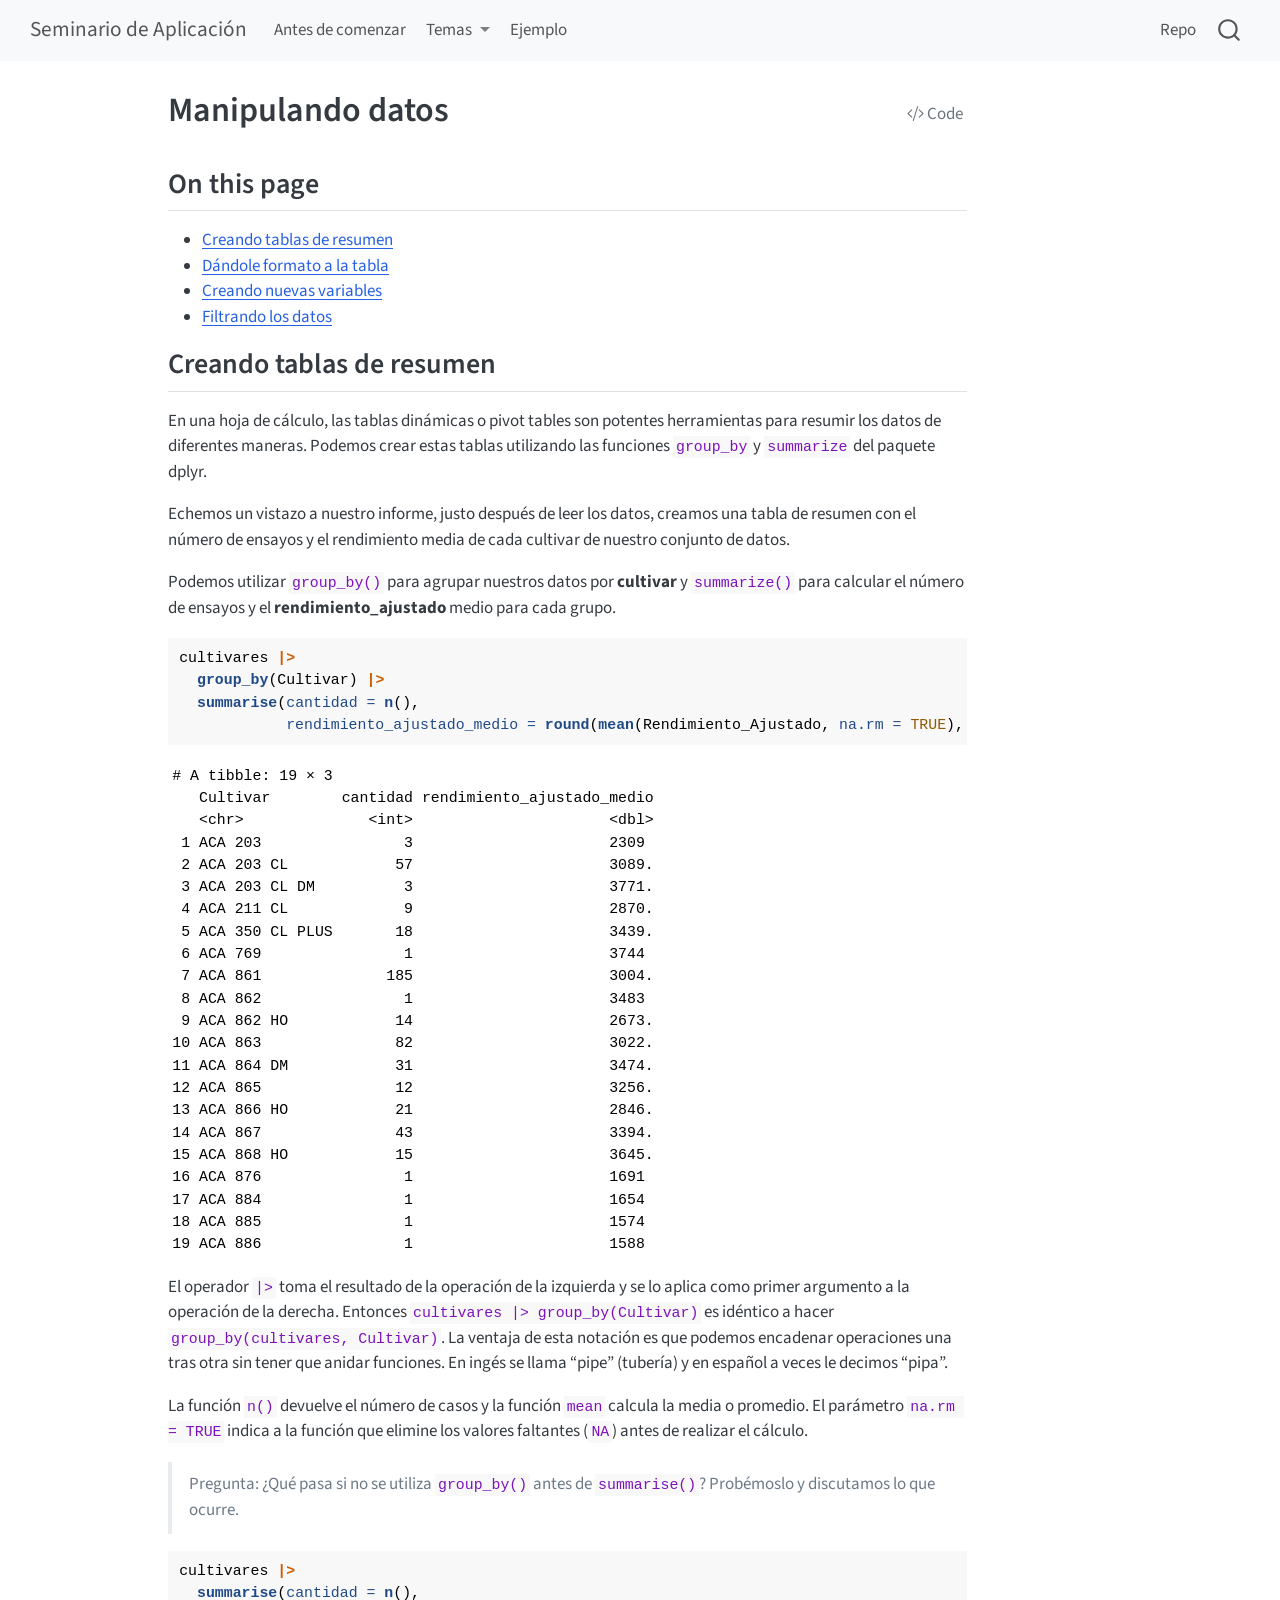
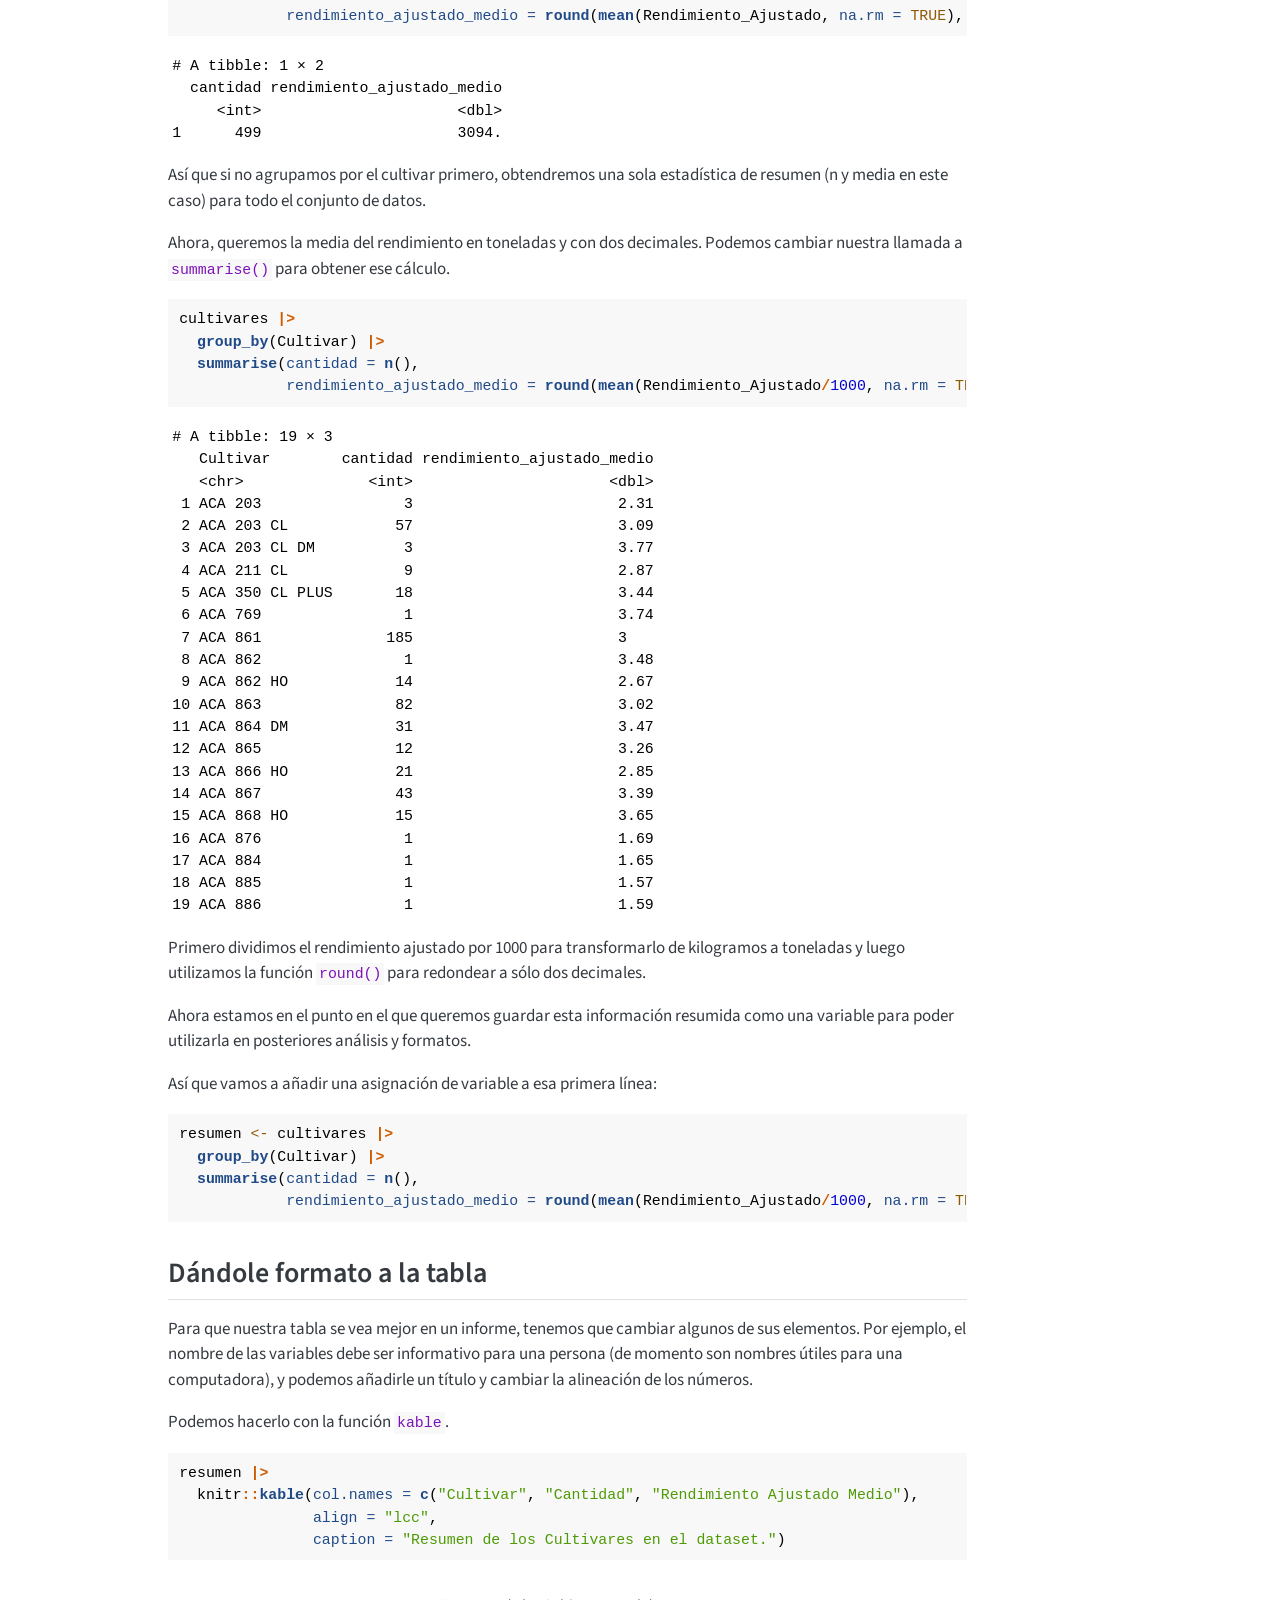
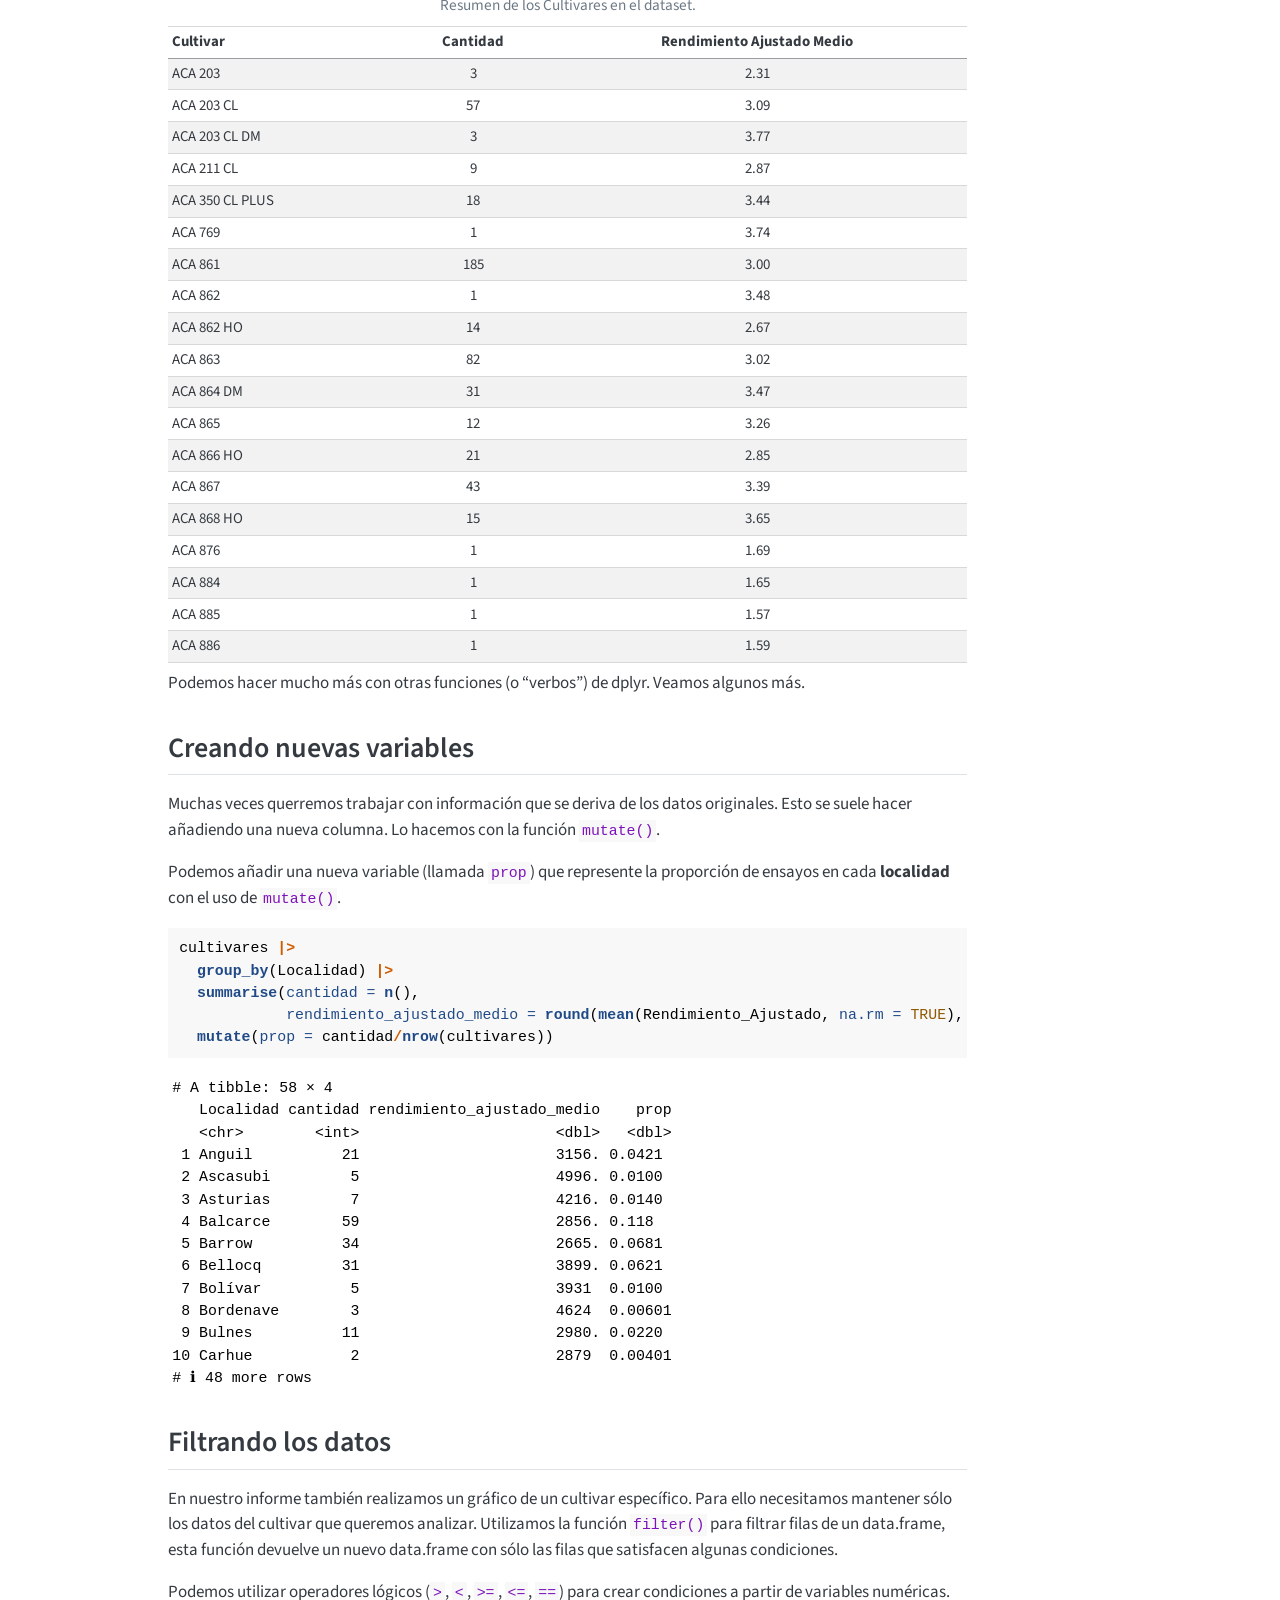
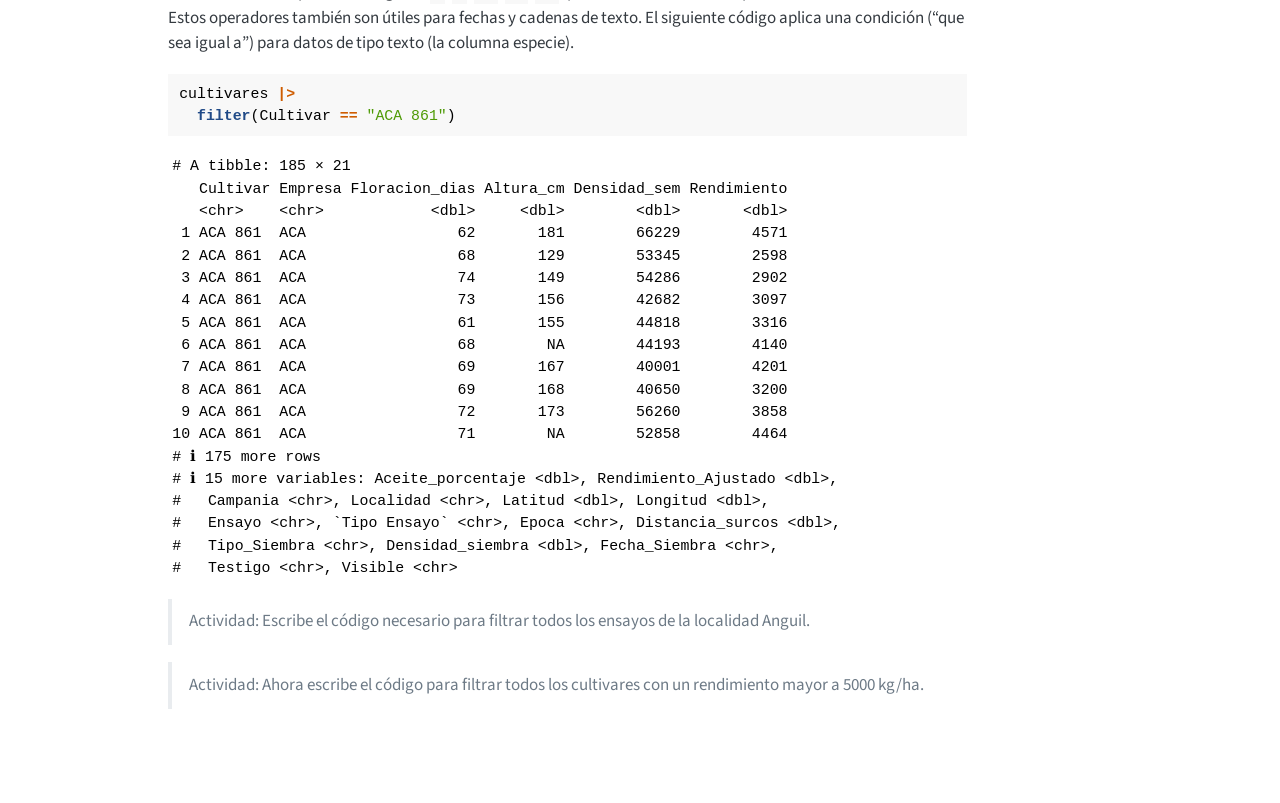
<file: docs/04-data-manipulation.html>
<!DOCTYPE html>
<html xmlns="http://www.w3.org/1999/xhtml" lang="en" xml:lang="en"><head>

<meta charset="utf-8">
<meta name="generator" content="quarto-1.9.38">

<meta name="viewport" content="width=device-width, initial-scale=1.0, user-scalable=yes">


<title>Manipulando datos – Seminario de Aplicación</title>
<style>
/* Default styles provided by pandoc.
** See https://pandoc.org/MANUAL.html#variables-for-html for config info.
*/
code{white-space: pre-wrap;}
span.smallcaps{font-variant: small-caps;}
div.columns{display: flex; gap: min(4vw, 1.5em);}
div.column{flex: auto; overflow-x: auto;}
div.hanging-indent{margin-left: 1.5em; text-indent: -1.5em;}
ul.task-list{list-style: none;}
ul.task-list li input[type="checkbox"] {
  width: 0.8em;
  margin: 0 0.8em 0.2em -1em; /* quarto-specific, see https://github.com/quarto-dev/quarto-cli/issues/4556 */ 
  vertical-align: middle;
}
/* CSS for syntax highlighting */
html { -webkit-text-size-adjust: 100%; }
pre > code.sourceCode { white-space: pre; position: relative; }
pre > code.sourceCode > span { display: inline-block; line-height: 1.25; }
pre > code.sourceCode > span:empty { height: 1.2em; }
.sourceCode { overflow: visible; }
code.sourceCode > span { color: inherit; text-decoration: inherit; }
div.sourceCode { margin: 1em 0; }
pre.sourceCode { margin: 0; }
@media screen {
div.sourceCode { overflow: auto; }
}
@media print {
pre > code.sourceCode { white-space: pre-wrap; }
pre > code.sourceCode > span { text-indent: -5em; padding-left: 5em; }
}
pre.numberSource code
  { counter-reset: source-line 0; }
pre.numberSource code > span
  { position: relative; left: -4em; counter-increment: source-line; }
pre.numberSource code > span > a:first-child::before
  { content: counter(source-line);
    position: relative; left: -1em; text-align: right; vertical-align: baseline;
    border: none; display: inline-block;
    -webkit-touch-callout: none; -webkit-user-select: none;
    -khtml-user-select: none; -moz-user-select: none;
    -ms-user-select: none; user-select: none;
    padding: 0 4px; width: 4em;
  }
pre.numberSource { margin-left: 3em;  padding-left: 4px; }
div.sourceCode
  {   }
@media screen {
pre > code.sourceCode > span > a:first-child::before { text-decoration: underline; }
}
</style>


<script src="site_libs/quarto-nav/quarto-nav.js"></script>
<script src="site_libs/quarto-nav/headroom.min.js"></script>
<script src="site_libs/clipboard/clipboard.min.js"></script>
<script src="site_libs/quarto-search/autocomplete.umd.js"></script>
<script src="site_libs/quarto-search/fuse.min.js"></script>
<script src="site_libs/quarto-search/quarto-search.js"></script>
<meta name="quarto:offset" content="./">
<script src="site_libs/quarto-html/quarto.js" type="module"></script>
<script src="site_libs/quarto-html/tabsets/tabsets.js" type="module"></script>
<script src="site_libs/quarto-html/popper.min.js"></script>
<script src="site_libs/quarto-html/tippy.umd.min.js"></script>
<script src="site_libs/quarto-html/anchor.min.js"></script>
<link href="site_libs/quarto-html/tippy.css" rel="stylesheet">
<link href="site_libs/quarto-html/quarto-syntax-highlighting-4bd490e9cd57f2396cbd188312c0541c.css" rel="stylesheet" id="quarto-text-highlighting-styles">
<script src="site_libs/bootstrap/bootstrap.min.js"></script>
<link href="site_libs/bootstrap/bootstrap-icons.css" rel="stylesheet">
<link href="site_libs/bootstrap/bootstrap-0e0cd6e55b22e8b94362f1b3088bcc4e.min.css" rel="stylesheet" append-hash="true" id="quarto-bootstrap" data-mode="light">
<script id="quarto-search-options" type="application/json">{
  "location": "navbar",
  "copy-button": false,
  "collapse-after": 3,
  "panel-placement": "end",
  "type": "overlay",
  "limit": 50,
  "keyboard-shortcut": [
    "f",
    "/",
    "s"
  ],
  "show-item-context": false,
  "language": {
    "search-no-results-text": "No results",
    "search-matching-documents-text": "matching documents",
    "search-copy-link-title": "Copy link to search",
    "search-hide-matches-text": "Hide additional matches",
    "search-more-match-text": "more match in this document",
    "search-more-matches-text": "more matches in this document",
    "search-clear-button-title": "Clear",
    "search-text-placeholder": "",
    "search-detached-cancel-button-title": "Cancel",
    "search-submit-button-title": "Submit",
    "search-label": "Search"
  }
}</script>


</head>

<body class="nav-fixed quarto-light">

<div id="quarto-search-results"></div>
  <header id="quarto-header" class="headroom fixed-top">
    <nav class="navbar navbar-expand-lg " data-bs-theme="dark">
      <div class="navbar-container container-fluid">
      <div class="navbar-brand-container mx-auto">
    <a class="navbar-brand" href="./index.html">
    <span class="navbar-title">Seminario de Aplicación</span>
    </a>
  </div>
            <div id="quarto-search" class="" title="Search"></div>
          <button class="navbar-toggler" type="button" data-bs-toggle="collapse" data-bs-target="#navbarCollapse" aria-controls="navbarCollapse" role="menu" aria-expanded="false" aria-label="Toggle navigation" onclick="if (window.quartoToggleHeadroom) { window.quartoToggleHeadroom(); }">
  <span class="navbar-toggler-icon"></span>
</button>
          <div class="collapse navbar-collapse" id="navbarCollapse">
            <ul class="navbar-nav navbar-nav-scroll me-auto">
  <li class="nav-item">
    <a class="nav-link" href="./prepare.html"> 
<span class="menu-text">Antes de comenzar</span></a>
  </li>  
  <li class="nav-item dropdown ">
    <a class="nav-link dropdown-toggle" href="#" id="nav-menu-temas" role="link" data-bs-toggle="dropdown" aria-expanded="false">
 <span class="menu-text">Temas</span>
    </a>
    <ul class="dropdown-menu" aria-labelledby="nav-menu-temas">    
        <li>
    <a class="dropdown-item" href="./01-introduction.html">
 <span class="dropdown-text">Introducción y reportes</span></a>
  </li>  
        <li>
    <a class="dropdown-item" href="./02-reading-data.html">
 <span class="dropdown-text">Leyendo datos</span></a>
  </li>  
        <li>
    <a class="dropdown-item" href="./03-plotting-data.html">
 <span class="dropdown-text">Graficando datos</span></a>
  </li>  
        <li>
    <a class="dropdown-item" href="./04-data-manipulation.html">
 <span class="dropdown-text">Maninpulación de datos</span></a>
  </li>  
        <li>
    <a class="dropdown-item" href="./05-reports.html">
 <span class="dropdown-text">Comunicando nuestro trabajo</span></a>
  </li>  
    </ul>
  </li>
  <li class="nav-item">
    <a class="nav-link" href="./reporte_cultivares.html"> 
<span class="menu-text">Ejemplo</span></a>
  </li>  
</ul>
            <ul class="navbar-nav navbar-nav-scroll ms-auto">
  <li class="nav-item">
    <a class="nav-link" href="https://github.com/yabellini/AgroReportesConR"> 
<span class="menu-text">Repo</span></a>
  </li>  
</ul>
          </div> <!-- /navcollapse -->
            <div class="quarto-navbar-tools">
</div>
      </div> <!-- /container-fluid -->
    </nav>
</header>
<!-- content -->
<div id="quarto-content" class="quarto-container page-columns page-rows-contents page-layout-article page-navbar">
<!-- sidebar -->
<!-- margin-sidebar -->
    <div id="quarto-margin-sidebar" class="sidebar margin-sidebar zindex-bottom">
    </div>
<!-- main -->
<main class="content" id="quarto-document-content">

<header id="title-block-header" class="quarto-title-block default">
<div class="quarto-title">
<div class="quarto-title-block"><div><h1 class="title">Manipulando datos</h1><button type="button" class="btn code-tools-button" id="quarto-code-tools-source"><i class="bi"></i> Code</button></div></div>
</div>



<div class="quarto-title-meta">

    
  
    
  </div>
  


</header>

<nav id="TOC" role="doc-toc">
    <h2 id="toc-title">On this page</h2>
   
  <ul>
  <li><a href="#creando-tablas-de-resumen" id="toc-creando-tablas-de-resumen">Creando tablas de resumen</a></li>
  <li><a href="#dándole-formato-a-la-tabla" id="toc-dándole-formato-a-la-tabla">Dándole formato a la tabla</a></li>
  <li><a href="#creando-nuevas-variables" id="toc-creando-nuevas-variables">Creando nuevas variables</a></li>
  <li><a href="#filtrando-los-datos" id="toc-filtrando-los-datos">Filtrando los datos</a></li>
  </ul>
</nav>
<section id="creando-tablas-de-resumen" class="level2">
<h2 class="anchored" data-anchor-id="creando-tablas-de-resumen">Creando tablas de resumen</h2>
<p>En una hoja de cálculo, las tablas dinámicas o pivot tables son potentes herramientas para resumir los datos de diferentes maneras. Podemos crear estas tablas utilizando las funciones <code>group_by</code> y <code>summarize</code> del paquete dplyr.</p>
<p>Echemos un vistazo a nuestro informe, justo después de leer los datos, creamos una tabla de resumen con el número de ensayos y el rendimiento media de cada cultivar de nuestro conjunto de datos.</p>
<p>Podemos utilizar <code>group_by()</code> para agrupar nuestros datos por <strong>cultivar</strong> y <code>summarize()</code> para calcular el número de ensayos y el <strong>rendimiento_ajustado</strong> medio para cada grupo.</p>
<div class="cell">
<div class="code-copy-outer-scaffold"><div class="sourceCode cell-code" id="cb1"><pre class="sourceCode r code-with-copy"><code class="sourceCode r"><span id="cb1-1"><a href="#cb1-1" aria-hidden="true" tabindex="-1"></a>cultivares <span class="sc">|&gt;</span> </span>
<span id="cb1-2"><a href="#cb1-2" aria-hidden="true" tabindex="-1"></a>  <span class="fu">group_by</span>(Cultivar) <span class="sc">|&gt;</span> </span>
<span id="cb1-3"><a href="#cb1-3" aria-hidden="true" tabindex="-1"></a>  <span class="fu">summarise</span>(<span class="at">cantidad =</span> <span class="fu">n</span>(),</span>
<span id="cb1-4"><a href="#cb1-4" aria-hidden="true" tabindex="-1"></a>            <span class="at">rendimiento_ajustado_medio =</span> <span class="fu">round</span>(<span class="fu">mean</span>(Rendimiento_Ajustado, <span class="at">na.rm =</span> <span class="cn">TRUE</span>), <span class="dv">2</span>))</span></code></pre></div><button title="Copy to Clipboard" class="code-copy-button"><i class="bi"></i></button></div>
<div class="cell-output cell-output-stdout">
<pre><code># A tibble: 19 × 3
   Cultivar        cantidad rendimiento_ajustado_medio
   &lt;chr&gt;              &lt;int&gt;                      &lt;dbl&gt;
 1 ACA 203                3                      2309 
 2 ACA 203 CL            57                      3089.
 3 ACA 203 CL DM          3                      3771.
 4 ACA 211 CL             9                      2870.
 5 ACA 350 CL PLUS       18                      3439.
 6 ACA 769                1                      3744 
 7 ACA 861              185                      3004.
 8 ACA 862                1                      3483 
 9 ACA 862 HO            14                      2673.
10 ACA 863               82                      3022.
11 ACA 864 DM            31                      3474.
12 ACA 865               12                      3256.
13 ACA 866 HO            21                      2846.
14 ACA 867               43                      3394.
15 ACA 868 HO            15                      3645.
16 ACA 876                1                      1691 
17 ACA 884                1                      1654 
18 ACA 885                1                      1574 
19 ACA 886                1                      1588 </code></pre>
</div>
</div>
<p>El operador <code>|&gt;</code> toma el resultado de la operación de la izquierda y se lo aplica como primer argumento a la operación de la derecha. Entonces <code>cultivares |&gt; group_by(Cultivar)</code> es idéntico a hacer <code>group_by(cultivares, Cultivar)</code>. La ventaja de esta notación es que podemos encadenar operaciones una tras otra sin tener que anidar funciones. En ingés se llama “pipe” (tubería) y en español a veces le decimos “pipa”.</p>
<p>La función <code>n()</code> devuelve el número de casos y la función <code>mean</code> calcula la media o promedio. El parámetro <code>na.rm = TRUE</code> indica a la función que elimine los valores faltantes (<code>NA</code>) antes de realizar el cálculo.</p>
<blockquote class="blockquote">
<p>Pregunta: ¿Qué pasa si no se utiliza <code>group_by()</code> antes de <code>summarise()</code>? Probémoslo y discutamos lo que ocurre.</p>
</blockquote>
<div class="cell">
<div class="code-copy-outer-scaffold"><div class="sourceCode cell-code" id="cb3"><pre class="sourceCode r code-with-copy"><code class="sourceCode r"><span id="cb3-1"><a href="#cb3-1" aria-hidden="true" tabindex="-1"></a>cultivares <span class="sc">|&gt;</span> </span>
<span id="cb3-2"><a href="#cb3-2" aria-hidden="true" tabindex="-1"></a>  <span class="fu">summarise</span>(<span class="at">cantidad =</span> <span class="fu">n</span>(),</span>
<span id="cb3-3"><a href="#cb3-3" aria-hidden="true" tabindex="-1"></a>            <span class="at">rendimiento_ajustado_medio =</span> <span class="fu">round</span>(<span class="fu">mean</span>(Rendimiento_Ajustado, <span class="at">na.rm =</span> <span class="cn">TRUE</span>), <span class="dv">2</span>))</span></code></pre></div><button title="Copy to Clipboard" class="code-copy-button"><i class="bi"></i></button></div>
<div class="cell-output cell-output-stdout">
<pre><code># A tibble: 1 × 2
  cantidad rendimiento_ajustado_medio
     &lt;int&gt;                      &lt;dbl&gt;
1      499                      3094.</code></pre>
</div>
</div>
<p>Así que si no agrupamos por el cultivar primero, obtendremos una sola estadística de resumen (n y media en este caso) para todo el conjunto de datos.</p>
<p>Ahora, queremos la media del rendimiento en toneladas y con dos decimales. Podemos cambiar nuestra llamada a <code>summarise()</code> para obtener ese cálculo.</p>
<div class="cell">
<div class="code-copy-outer-scaffold"><div class="sourceCode cell-code" id="cb5"><pre class="sourceCode r code-with-copy"><code class="sourceCode r"><span id="cb5-1"><a href="#cb5-1" aria-hidden="true" tabindex="-1"></a>cultivares <span class="sc">|&gt;</span> </span>
<span id="cb5-2"><a href="#cb5-2" aria-hidden="true" tabindex="-1"></a>  <span class="fu">group_by</span>(Cultivar) <span class="sc">|&gt;</span> </span>
<span id="cb5-3"><a href="#cb5-3" aria-hidden="true" tabindex="-1"></a>  <span class="fu">summarise</span>(<span class="at">cantidad =</span> <span class="fu">n</span>(),</span>
<span id="cb5-4"><a href="#cb5-4" aria-hidden="true" tabindex="-1"></a>            <span class="at">rendimiento_ajustado_medio =</span> <span class="fu">round</span>(<span class="fu">mean</span>(Rendimiento_Ajustado<span class="sc">/</span><span class="dv">1000</span>, <span class="at">na.rm =</span> <span class="cn">TRUE</span>), <span class="dv">2</span>))</span></code></pre></div><button title="Copy to Clipboard" class="code-copy-button"><i class="bi"></i></button></div>
<div class="cell-output cell-output-stdout">
<pre><code># A tibble: 19 × 3
   Cultivar        cantidad rendimiento_ajustado_medio
   &lt;chr&gt;              &lt;int&gt;                      &lt;dbl&gt;
 1 ACA 203                3                       2.31
 2 ACA 203 CL            57                       3.09
 3 ACA 203 CL DM          3                       3.77
 4 ACA 211 CL             9                       2.87
 5 ACA 350 CL PLUS       18                       3.44
 6 ACA 769                1                       3.74
 7 ACA 861              185                       3   
 8 ACA 862                1                       3.48
 9 ACA 862 HO            14                       2.67
10 ACA 863               82                       3.02
11 ACA 864 DM            31                       3.47
12 ACA 865               12                       3.26
13 ACA 866 HO            21                       2.85
14 ACA 867               43                       3.39
15 ACA 868 HO            15                       3.65
16 ACA 876                1                       1.69
17 ACA 884                1                       1.65
18 ACA 885                1                       1.57
19 ACA 886                1                       1.59</code></pre>
</div>
</div>
<p>Primero dividimos el rendimiento ajustado por 1000 para transformarlo de kilogramos a toneladas y luego utilizamos la función <code>round()</code> para redondear a sólo dos decimales.</p>
<p>Ahora estamos en el punto en el que queremos guardar esta información resumida como una variable para poder utilizarla en posteriores análisis y formatos.</p>
<p>Así que vamos a añadir una asignación de variable a esa primera línea:</p>
<div class="cell">
<div class="code-copy-outer-scaffold"><div class="sourceCode cell-code" id="cb7"><pre class="sourceCode r code-with-copy"><code class="sourceCode r"><span id="cb7-1"><a href="#cb7-1" aria-hidden="true" tabindex="-1"></a>resumen <span class="ot">&lt;-</span> cultivares <span class="sc">|&gt;</span> </span>
<span id="cb7-2"><a href="#cb7-2" aria-hidden="true" tabindex="-1"></a>  <span class="fu">group_by</span>(Cultivar) <span class="sc">|&gt;</span> </span>
<span id="cb7-3"><a href="#cb7-3" aria-hidden="true" tabindex="-1"></a>  <span class="fu">summarise</span>(<span class="at">cantidad =</span> <span class="fu">n</span>(),</span>
<span id="cb7-4"><a href="#cb7-4" aria-hidden="true" tabindex="-1"></a>            <span class="at">rendimiento_ajustado_medio =</span> <span class="fu">round</span>(<span class="fu">mean</span>(Rendimiento_Ajustado<span class="sc">/</span><span class="dv">1000</span>, <span class="at">na.rm =</span> <span class="cn">TRUE</span>), <span class="dv">2</span>))</span></code></pre></div><button title="Copy to Clipboard" class="code-copy-button"><i class="bi"></i></button></div>
</div>
</section>
<section id="dándole-formato-a-la-tabla" class="level2">
<h2 class="anchored" data-anchor-id="dándole-formato-a-la-tabla">Dándole formato a la tabla</h2>
<p>Para que nuestra tabla se vea mejor en un informe, tenemos que cambiar algunos de sus elementos. Por ejemplo, el nombre de las variables debe ser informativo para una persona (de momento son nombres útiles para una computadora), y podemos añadirle un título y cambiar la alineación de los números.</p>
<p>Podemos hacerlo con la función <code>kable</code>.</p>
<div class="cell">
<div class="code-copy-outer-scaffold"><div class="sourceCode cell-code" id="cb8"><pre class="sourceCode r code-with-copy"><code class="sourceCode r"><span id="cb8-1"><a href="#cb8-1" aria-hidden="true" tabindex="-1"></a>resumen <span class="sc">|&gt;</span> </span>
<span id="cb8-2"><a href="#cb8-2" aria-hidden="true" tabindex="-1"></a>  knitr<span class="sc">::</span><span class="fu">kable</span>(<span class="at">col.names =</span> <span class="fu">c</span>(<span class="st">"Cultivar"</span>, <span class="st">"Cantidad"</span>, <span class="st">"Rendimiento Ajustado Medio"</span>),</span>
<span id="cb8-3"><a href="#cb8-3" aria-hidden="true" tabindex="-1"></a>               <span class="at">align =</span> <span class="st">"lcc"</span>,</span>
<span id="cb8-4"><a href="#cb8-4" aria-hidden="true" tabindex="-1"></a>               <span class="at">caption =</span> <span class="st">"Resumen de los Cultivares en el dataset."</span>)</span></code></pre></div><button title="Copy to Clipboard" class="code-copy-button"><i class="bi"></i></button></div>
<div class="cell-output-display">
<table class="caption-top table table-sm table-striped small">
<caption>Resumen de los Cultivares en el dataset.</caption>
<thead>
<tr class="header">
<th style="text-align: left;">Cultivar</th>
<th style="text-align: center;">Cantidad</th>
<th style="text-align: center;">Rendimiento Ajustado Medio</th>
</tr>
</thead>
<tbody>
<tr class="odd">
<td style="text-align: left;">ACA 203</td>
<td style="text-align: center;">3</td>
<td style="text-align: center;">2.31</td>
</tr>
<tr class="even">
<td style="text-align: left;">ACA 203 CL</td>
<td style="text-align: center;">57</td>
<td style="text-align: center;">3.09</td>
</tr>
<tr class="odd">
<td style="text-align: left;">ACA 203 CL DM</td>
<td style="text-align: center;">3</td>
<td style="text-align: center;">3.77</td>
</tr>
<tr class="even">
<td style="text-align: left;">ACA 211 CL</td>
<td style="text-align: center;">9</td>
<td style="text-align: center;">2.87</td>
</tr>
<tr class="odd">
<td style="text-align: left;">ACA 350 CL PLUS</td>
<td style="text-align: center;">18</td>
<td style="text-align: center;">3.44</td>
</tr>
<tr class="even">
<td style="text-align: left;">ACA 769</td>
<td style="text-align: center;">1</td>
<td style="text-align: center;">3.74</td>
</tr>
<tr class="odd">
<td style="text-align: left;">ACA 861</td>
<td style="text-align: center;">185</td>
<td style="text-align: center;">3.00</td>
</tr>
<tr class="even">
<td style="text-align: left;">ACA 862</td>
<td style="text-align: center;">1</td>
<td style="text-align: center;">3.48</td>
</tr>
<tr class="odd">
<td style="text-align: left;">ACA 862 HO</td>
<td style="text-align: center;">14</td>
<td style="text-align: center;">2.67</td>
</tr>
<tr class="even">
<td style="text-align: left;">ACA 863</td>
<td style="text-align: center;">82</td>
<td style="text-align: center;">3.02</td>
</tr>
<tr class="odd">
<td style="text-align: left;">ACA 864 DM</td>
<td style="text-align: center;">31</td>
<td style="text-align: center;">3.47</td>
</tr>
<tr class="even">
<td style="text-align: left;">ACA 865</td>
<td style="text-align: center;">12</td>
<td style="text-align: center;">3.26</td>
</tr>
<tr class="odd">
<td style="text-align: left;">ACA 866 HO</td>
<td style="text-align: center;">21</td>
<td style="text-align: center;">2.85</td>
</tr>
<tr class="even">
<td style="text-align: left;">ACA 867</td>
<td style="text-align: center;">43</td>
<td style="text-align: center;">3.39</td>
</tr>
<tr class="odd">
<td style="text-align: left;">ACA 868 HO</td>
<td style="text-align: center;">15</td>
<td style="text-align: center;">3.65</td>
</tr>
<tr class="even">
<td style="text-align: left;">ACA 876</td>
<td style="text-align: center;">1</td>
<td style="text-align: center;">1.69</td>
</tr>
<tr class="odd">
<td style="text-align: left;">ACA 884</td>
<td style="text-align: center;">1</td>
<td style="text-align: center;">1.65</td>
</tr>
<tr class="even">
<td style="text-align: left;">ACA 885</td>
<td style="text-align: center;">1</td>
<td style="text-align: center;">1.57</td>
</tr>
<tr class="odd">
<td style="text-align: left;">ACA 886</td>
<td style="text-align: center;">1</td>
<td style="text-align: center;">1.59</td>
</tr>
</tbody>
</table>
</div>
</div>
<p>Podemos hacer mucho más con otras funciones (o “verbos”) de dplyr. Veamos algunos más.</p>
</section>
<section id="creando-nuevas-variables" class="level2">
<h2 class="anchored" data-anchor-id="creando-nuevas-variables">Creando nuevas variables</h2>
<p>Muchas veces querremos trabajar con información que se deriva de los datos originales. Esto se suele hacer añadiendo una nueva columna. Lo hacemos con la función <code>mutate()</code>.</p>
<p>Podemos añadir una nueva variable (llamada <code>prop</code>) que represente la proporción de ensayos en cada <strong>localidad</strong> con el uso de <code>mutate()</code>.</p>
<div class="cell">
<div class="code-copy-outer-scaffold"><div class="sourceCode cell-code" id="cb9"><pre class="sourceCode r code-with-copy"><code class="sourceCode r"><span id="cb9-1"><a href="#cb9-1" aria-hidden="true" tabindex="-1"></a>cultivares <span class="sc">|&gt;</span> </span>
<span id="cb9-2"><a href="#cb9-2" aria-hidden="true" tabindex="-1"></a>  <span class="fu">group_by</span>(Localidad) <span class="sc">|&gt;</span> </span>
<span id="cb9-3"><a href="#cb9-3" aria-hidden="true" tabindex="-1"></a>  <span class="fu">summarise</span>(<span class="at">cantidad =</span> <span class="fu">n</span>(),</span>
<span id="cb9-4"><a href="#cb9-4" aria-hidden="true" tabindex="-1"></a>            <span class="at">rendimiento_ajustado_medio =</span> <span class="fu">round</span>(<span class="fu">mean</span>(Rendimiento_Ajustado, <span class="at">na.rm =</span> <span class="cn">TRUE</span>), <span class="dv">2</span>)) <span class="sc">|&gt;</span></span>
<span id="cb9-5"><a href="#cb9-5" aria-hidden="true" tabindex="-1"></a>  <span class="fu">mutate</span>(<span class="at">prop =</span> cantidad<span class="sc">/</span><span class="fu">nrow</span>(cultivares))</span></code></pre></div><button title="Copy to Clipboard" class="code-copy-button"><i class="bi"></i></button></div>
<div class="cell-output cell-output-stdout">
<pre><code># A tibble: 58 × 4
   Localidad cantidad rendimiento_ajustado_medio    prop
   &lt;chr&gt;        &lt;int&gt;                      &lt;dbl&gt;   &lt;dbl&gt;
 1 Anguil          21                      3156. 0.0421 
 2 Ascasubi         5                      4996. 0.0100 
 3 Asturias         7                      4216. 0.0140 
 4 Balcarce        59                      2856. 0.118  
 5 Barrow          34                      2665. 0.0681 
 6 Bellocq         31                      3899. 0.0621 
 7 Bolívar          5                      3931  0.0100 
 8 Bordenave        3                      4624  0.00601
 9 Bulnes          11                      2980. 0.0220 
10 Carhue           2                      2879  0.00401
# ℹ 48 more rows</code></pre>
</div>
</div>
</section>
<section id="filtrando-los-datos" class="level2">
<h2 class="anchored" data-anchor-id="filtrando-los-datos">Filtrando los datos</h2>
<p>En nuestro informe también realizamos un gráfico de un cultivar específico. Para ello necesitamos mantener sólo los datos del cultivar que queremos analizar. Utilizamos la función <code>filter()</code> para filtrar filas de un data.frame, esta función devuelve un nuevo data.frame con sólo las filas que satisfacen algunas condiciones.</p>
<p>Podemos utilizar operadores lógicos (<code>&gt;</code>, <code>&lt;</code>, <code>&gt;=</code>, <code>&lt;=</code>, <code>==</code>) para crear condiciones a partir de variables numéricas. Estos operadores también son útiles para fechas y cadenas de texto. El siguiente código aplica una condición (“que sea igual a”) para datos de tipo texto (la columna especie).</p>
<div class="cell">
<div class="code-copy-outer-scaffold"><div class="sourceCode cell-code" id="cb11"><pre class="sourceCode r code-with-copy"><code class="sourceCode r"><span id="cb11-1"><a href="#cb11-1" aria-hidden="true" tabindex="-1"></a>cultivares <span class="sc">|&gt;</span> </span>
<span id="cb11-2"><a href="#cb11-2" aria-hidden="true" tabindex="-1"></a>  <span class="fu">filter</span>(Cultivar <span class="sc">==</span> <span class="st">"ACA 861"</span>)</span></code></pre></div><button title="Copy to Clipboard" class="code-copy-button"><i class="bi"></i></button></div>
<div class="cell-output cell-output-stdout">
<pre><code># A tibble: 185 × 21
   Cultivar Empresa Floracion_dias Altura_cm Densidad_sem Rendimiento
   &lt;chr&gt;    &lt;chr&gt;            &lt;dbl&gt;     &lt;dbl&gt;        &lt;dbl&gt;       &lt;dbl&gt;
 1 ACA 861  ACA                 62       181        66229        4571
 2 ACA 861  ACA                 68       129        53345        2598
 3 ACA 861  ACA                 74       149        54286        2902
 4 ACA 861  ACA                 73       156        42682        3097
 5 ACA 861  ACA                 61       155        44818        3316
 6 ACA 861  ACA                 68        NA        44193        4140
 7 ACA 861  ACA                 69       167        40001        4201
 8 ACA 861  ACA                 69       168        40650        3200
 9 ACA 861  ACA                 72       173        56260        3858
10 ACA 861  ACA                 71        NA        52858        4464
# ℹ 175 more rows
# ℹ 15 more variables: Aceite_porcentaje &lt;dbl&gt;, Rendimiento_Ajustado &lt;dbl&gt;,
#   Campania &lt;chr&gt;, Localidad &lt;chr&gt;, Latitud &lt;dbl&gt;, Longitud &lt;dbl&gt;,
#   Ensayo &lt;chr&gt;, `Tipo Ensayo` &lt;chr&gt;, Epoca &lt;chr&gt;, Distancia_surcos &lt;dbl&gt;,
#   Tipo_Siembra &lt;chr&gt;, Densidad_siembra &lt;dbl&gt;, Fecha_Siembra &lt;chr&gt;,
#   Testigo &lt;chr&gt;, Visible &lt;chr&gt;</code></pre>
</div>
</div>
<blockquote class="blockquote">
<p>Actividad: Escribe el código necesario para filtrar todos los ensayos de la localidad Anguil.</p>
</blockquote>
<blockquote class="blockquote">
<p>Actividad: Ahora escribe el código para filtrar todos los cultivares con un rendimiento mayor a 5000 kg/ha.</p>
</blockquote>


<!-- -->

</section>

</main> <!-- /main -->
<script id="quarto-html-after-body" type="application/javascript">
  window.document.addEventListener("DOMContentLoaded", function (event) {
    const icon = "";
    const anchorJS = new window.AnchorJS();
    anchorJS.options = {
      placement: 'right',
      icon: icon
    };
    anchorJS.add('.anchored');
    const isCodeAnnotation = (el) => {
      for (const clz of el.classList) {
        if (clz.startsWith('code-annotation-')) {                     
          return true;
        }
      }
      return false;
    }
    const onCopySuccess = function(e) {
      // button target
      const button = e.trigger;
      // don't keep focus
      button.blur();
      // flash "checked"
      button.classList.add('code-copy-button-checked');
      var currentTitle = button.getAttribute("title");
      button.setAttribute("title", "Copied!");
      let tooltip;
      if (window.bootstrap) {
        button.setAttribute("data-bs-toggle", "tooltip");
        button.setAttribute("data-bs-placement", "left");
        button.setAttribute("data-bs-title", "Copied!");
        tooltip = new bootstrap.Tooltip(button, 
          { trigger: "manual", 
            customClass: "code-copy-button-tooltip",
            offset: [0, -8]});
        tooltip.show();    
      }
      setTimeout(function() {
        if (tooltip) {
          tooltip.hide();
          button.removeAttribute("data-bs-title");
          button.removeAttribute("data-bs-toggle");
          button.removeAttribute("data-bs-placement");
        }
        button.setAttribute("title", currentTitle);
        button.classList.remove('code-copy-button-checked');
      }, 1000);
      // clear code selection
      e.clearSelection();
    }
    const getTextToCopy = function(trigger) {
      const outerScaffold = trigger.parentElement.cloneNode(true);
      const codeEl = outerScaffold.querySelector('code');
      for (const childEl of codeEl.children) {
        if (isCodeAnnotation(childEl)) {
          childEl.remove();
        }
      }
      return codeEl.innerText;
    }
    const clipboard = new window.ClipboardJS('.code-copy-button:not([data-in-quarto-modal])', {
      text: getTextToCopy
    });
    clipboard.on('success', onCopySuccess);
    if (window.document.getElementById('quarto-embedded-source-code-modal')) {
      const clipboardModal = new window.ClipboardJS('.code-copy-button[data-in-quarto-modal]', {
        text: getTextToCopy,
        container: window.document.getElementById('quarto-embedded-source-code-modal')
      });
      clipboardModal.on('success', onCopySuccess);
    }
    const viewSource = window.document.getElementById('quarto-view-source') ||
                       window.document.getElementById('quarto-code-tools-source');
    if (viewSource) {
      const sourceUrl = viewSource.getAttribute("data-quarto-source-url");
      viewSource.addEventListener("click", function(e) {
        if (sourceUrl) {
          // rstudio viewer pane
          if (/\bcapabilities=\b/.test(window.location)) {
            window.open(sourceUrl);
          } else {
            window.location.href = sourceUrl;
          }
        } else {
          const modal = new bootstrap.Modal(document.getElementById('quarto-embedded-source-code-modal'));
          modal.show();
        }
        return false;
      });
    }
    function toggleCodeHandler(show) {
      return function(e) {
        const detailsSrc = window.document.querySelectorAll(".cell > details > .sourceCode");
        for (let i=0; i<detailsSrc.length; i++) {
          const details = detailsSrc[i].parentElement;
          if (show) {
            details.open = true;
          } else {
            details.removeAttribute("open");
          }
        }
        const cellCodeDivs = window.document.querySelectorAll(".cell > .sourceCode");
        const fromCls = show ? "hidden" : "unhidden";
        const toCls = show ? "unhidden" : "hidden";
        for (let i=0; i<cellCodeDivs.length; i++) {
          const codeDiv = cellCodeDivs[i];
          if (codeDiv.classList.contains(fromCls)) {
            codeDiv.classList.remove(fromCls);
            codeDiv.classList.add(toCls);
          } 
        }
        return false;
      }
    }
    const hideAllCode = window.document.getElementById("quarto-hide-all-code");
    if (hideAllCode) {
      hideAllCode.addEventListener("click", toggleCodeHandler(false));
    }
    const showAllCode = window.document.getElementById("quarto-show-all-code");
    if (showAllCode) {
      showAllCode.addEventListener("click", toggleCodeHandler(true));
    }
      var localhostRegex = new RegExp(/^(?:http|https):\/\/localhost\:?[0-9]*\//);
      var mailtoRegex = new RegExp(/^mailto:/);
        var filterRegex = new RegExp('/' + window.location.host + '/');
      var isInternal = (href) => {
          return filterRegex.test(href) || localhostRegex.test(href) || mailtoRegex.test(href);
      }
      // Inspect non-navigation links and adorn them if external
     var links = window.document.querySelectorAll('a[href]:not(.nav-link):not(.navbar-brand):not(.toc-action):not(.sidebar-link):not(.sidebar-item-toggle):not(.pagination-link):not(.no-external):not([aria-hidden]):not(.dropdown-item):not(.quarto-navigation-tool):not(.about-link)');
      for (var i=0; i<links.length; i++) {
        const link = links[i];
        if (!isInternal(link.href)) {
          // undo the damage that might have been done by quarto-nav.js in the case of
          // links that we want to consider external
          if (link.dataset.originalHref !== undefined) {
            link.href = link.dataset.originalHref;
          }
        }
      }
    function tippyHover(el, contentFn, onTriggerFn, onUntriggerFn) {
      const config = {
        allowHTML: true,
        maxWidth: 500,
        delay: 100,
        arrow: false,
        appendTo: function(el) {
            return el.parentElement;
        },
        interactive: true,
        interactiveBorder: 10,
        theme: 'quarto',
        placement: 'bottom-start',
      };
      if (contentFn) {
        config.content = contentFn;
      }
      if (onTriggerFn) {
        config.onTrigger = onTriggerFn;
      }
      if (onUntriggerFn) {
        config.onUntrigger = onUntriggerFn;
      }
      window.tippy(el, config); 
    }
    const noterefs = window.document.querySelectorAll('a[role="doc-noteref"]');
    for (var i=0; i<noterefs.length; i++) {
      const ref = noterefs[i];
      tippyHover(ref, function() {
        // use id or data attribute instead here
        let href = ref.getAttribute('data-footnote-href') || ref.getAttribute('href');
        try { href = new URL(href).hash; } catch {}
        const id = href.replace(/^#\/?/, "");
        const note = window.document.getElementById(id);
        if (note) {
          return note.innerHTML;
        } else {
          return "";
        }
      });
    }
    const xrefs = window.document.querySelectorAll('a.quarto-xref');
    const processXRef = (id, note) => {
      // Strip column container classes
      const stripColumnClz = (el) => {
        el.classList.remove("page-full", "page-columns");
        if (el.children) {
          for (const child of el.children) {
            stripColumnClz(child);
          }
        }
      }
      stripColumnClz(note)
      if (id === null || id.startsWith('sec-')) {
        // Special case sections, only their first couple elements
        const container = document.createElement("div");
        if (note.children && note.children.length > 2) {
          container.appendChild(note.children[0].cloneNode(true));
          for (let i = 1; i < note.children.length; i++) {
            const child = note.children[i];
            if (child.tagName === "P" && child.innerText === "") {
              continue;
            } else {
              container.appendChild(child.cloneNode(true));
              break;
            }
          }
          if (window.Quarto?.typesetMath) {
            window.Quarto.typesetMath(container);
          }
          return container.innerHTML
        } else {
          if (window.Quarto?.typesetMath) {
            window.Quarto.typesetMath(note);
          }
          return note.innerHTML;
        }
      } else {
        // Remove any anchor links if they are present
        const anchorLink = note.querySelector('a.anchorjs-link');
        if (anchorLink) {
          anchorLink.remove();
        }
        if (window.Quarto?.typesetMath) {
          window.Quarto.typesetMath(note);
        }
        if (note.classList.contains("callout")) {
          return note.outerHTML;
        } else {
          return note.innerHTML;
        }
      }
    }
    for (var i=0; i<xrefs.length; i++) {
      const xref = xrefs[i];
      tippyHover(xref, undefined, function(instance) {
        instance.disable();
        let url = xref.getAttribute('href');
        let hash = undefined; 
        if (url.startsWith('#')) {
          hash = url;
        } else {
          try { hash = new URL(url).hash; } catch {}
        }
        if (hash) {
          const id = hash.replace(/^#\/?/, "");
          const note = window.document.getElementById(id);
          if (note !== null) {
            try {
              const html = processXRef(id, note.cloneNode(true));
              instance.setContent(html);
            } finally {
              instance.enable();
              instance.show();
            }
          } else {
            // See if we can fetch this
            fetch(url.split('#')[0])
            .then(res => res.text())
            .then(html => {
              const parser = new DOMParser();
              const htmlDoc = parser.parseFromString(html, "text/html");
              const note = htmlDoc.getElementById(id);
              if (note !== null) {
                const html = processXRef(id, note);
                instance.setContent(html);
              } 
            }).finally(() => {
              instance.enable();
              instance.show();
            });
          }
        } else {
          // See if we can fetch a full url (with no hash to target)
          // This is a special case and we should probably do some content thinning / targeting
          fetch(url)
          .then(res => res.text())
          .then(html => {
            const parser = new DOMParser();
            const htmlDoc = parser.parseFromString(html, "text/html");
            const note = htmlDoc.querySelector('main.content');
            if (note !== null) {
              // This should only happen for chapter cross references
              // (since there is no id in the URL)
              // remove the first header
              if (note.children.length > 0 && note.children[0].tagName === "HEADER") {
                note.children[0].remove();
              }
              const html = processXRef(null, note);
              instance.setContent(html);
            } 
          }).finally(() => {
            instance.enable();
            instance.show();
          });
        }
      }, function(instance) {
      });
    }
        let selectedAnnoteEl;
        const selectorForAnnotation = ( cell, annotation) => {
          let cellAttr = 'data-code-cell="' + cell + '"';
          let lineAttr = 'data-code-annotation="' +  annotation + '"';
          const selector = 'span[' + cellAttr + '][' + lineAttr + ']';
          return selector;
        }
        const selectCodeLines = (annoteEl) => {
          const doc = window.document;
          const targetCell = annoteEl.getAttribute("data-target-cell");
          const targetAnnotation = annoteEl.getAttribute("data-target-annotation");
          const annoteSpan = window.document.querySelector(selectorForAnnotation(targetCell, targetAnnotation));
          const lines = annoteSpan.getAttribute("data-code-lines").split(",");
          const lineIds = lines.map((line) => {
            return targetCell + "-" + line;
          })
          let top = null;
          let height = null;
          let parent = null;
          if (lineIds.length > 0) {
              //compute the position of the single el (top and bottom and make a div)
              const el = window.document.getElementById(lineIds[0]);
              top = el.offsetTop;
              height = el.offsetHeight;
              parent = el.parentElement.parentElement;
            if (lineIds.length > 1) {
              const lastEl = window.document.getElementById(lineIds[lineIds.length - 1]);
              const bottom = lastEl.offsetTop + lastEl.offsetHeight;
              height = bottom - top;
            }
            if (top !== null && height !== null && parent !== null) {
              // cook up a div (if necessary) and position it 
              let div = window.document.getElementById("code-annotation-line-highlight");
              if (div === null) {
                div = window.document.createElement("div");
                div.setAttribute("id", "code-annotation-line-highlight");
                div.style.position = 'absolute';
                parent.appendChild(div);
              }
              div.style.top = top - 2 + "px";
              div.style.height = height + 4 + "px";
              div.style.left = 0;
              let gutterDiv = window.document.getElementById("code-annotation-line-highlight-gutter");
              if (gutterDiv === null) {
                gutterDiv = window.document.createElement("div");
                gutterDiv.setAttribute("id", "code-annotation-line-highlight-gutter");
                gutterDiv.style.position = 'absolute';
                const codeCell = window.document.getElementById(targetCell);
                const gutter = codeCell.querySelector('.code-annotation-gutter');
                gutter.appendChild(gutterDiv);
              }
              gutterDiv.style.top = top - 2 + "px";
              gutterDiv.style.height = height + 4 + "px";
            }
            selectedAnnoteEl = annoteEl;
          }
        };
        const unselectCodeLines = () => {
          const elementsIds = ["code-annotation-line-highlight", "code-annotation-line-highlight-gutter"];
          elementsIds.forEach((elId) => {
            const div = window.document.getElementById(elId);
            if (div) {
              div.remove();
            }
          });
          selectedAnnoteEl = undefined;
        };
          // Handle positioning of the toggle
      window.addEventListener(
        "resize",
        throttle(() => {
          elRect = undefined;
          if (selectedAnnoteEl) {
            selectCodeLines(selectedAnnoteEl);
          }
        }, 10)
      );
      function throttle(fn, ms) {
      let throttle = false;
      let timer;
        return (...args) => {
          if(!throttle) { // first call gets through
              fn.apply(this, args);
              throttle = true;
          } else { // all the others get throttled
              if(timer) clearTimeout(timer); // cancel #2
              timer = setTimeout(() => {
                fn.apply(this, args);
                timer = throttle = false;
              }, ms);
          }
        };
      }
        // Attach click handler to the DT
        const annoteDls = window.document.querySelectorAll('dt[data-target-cell]');
        for (const annoteDlNode of annoteDls) {
          annoteDlNode.addEventListener('click', (event) => {
            const clickedEl = event.target;
            if (clickedEl !== selectedAnnoteEl) {
              unselectCodeLines();
              const activeEl = window.document.querySelector('dt[data-target-cell].code-annotation-active');
              if (activeEl) {
                activeEl.classList.remove('code-annotation-active');
              }
              selectCodeLines(clickedEl);
              clickedEl.classList.add('code-annotation-active');
            } else {
              // Unselect the line
              unselectCodeLines();
              clickedEl.classList.remove('code-annotation-active');
            }
          });
        }
    const findCites = (el) => {
      const parentEl = el.parentElement;
      if (parentEl) {
        const cites = parentEl.dataset.cites;
        if (cites) {
          return {
            el,
            cites: cites.split(' ')
          };
        } else {
          return findCites(el.parentElement)
        }
      } else {
        return undefined;
      }
    };
    var bibliorefs = window.document.querySelectorAll('a[role="doc-biblioref"]');
    for (var i=0; i<bibliorefs.length; i++) {
      const ref = bibliorefs[i];
      const citeInfo = findCites(ref);
      if (citeInfo) {
        tippyHover(citeInfo.el, function() {
          var popup = window.document.createElement('div');
          citeInfo.cites.forEach(function(cite) {
            var citeDiv = window.document.createElement('div');
            citeDiv.classList.add('hanging-indent');
            citeDiv.classList.add('csl-entry');
            var biblioDiv = window.document.getElementById('ref-' + cite);
            if (biblioDiv) {
              citeDiv.innerHTML = biblioDiv.innerHTML;
            }
            popup.appendChild(citeDiv);
          });
          return popup.innerHTML;
        });
      }
    }
  });
  </script><div class="modal fade" id="quarto-embedded-source-code-modal" tabindex="-1" aria-labelledby="quarto-embedded-source-code-modal-label" aria-hidden="true"><div class="modal-dialog modal-dialog-scrollable"><div class="modal-content"><div class="modal-header"><h5 class="modal-title" id="quarto-embedded-source-code-modal-label">Source Code</h5><button class="btn-close" data-bs-dismiss="modal"></button></div><div class="modal-body"><div class="">
<div class="code-copy-outer-scaffold"><div class="sourceCode" id="cb13" data-shortcodes="false"><pre class="sourceCode markdown code-with-copy"><code class="sourceCode markdown"><span id="cb13-1"><a href="#cb13-1" aria-hidden="true" tabindex="-1"></a><span class="co">---</span></span>
<span id="cb13-2"><a href="#cb13-2" aria-hidden="true" tabindex="-1"></a><span class="an">title:</span><span class="co"> "Manipulando datos"</span></span>
<span id="cb13-3"><a href="#cb13-3" aria-hidden="true" tabindex="-1"></a><span class="an">format:</span></span>
<span id="cb13-4"><a href="#cb13-4" aria-hidden="true" tabindex="-1"></a><span class="co">  html:</span></span>
<span id="cb13-5"><a href="#cb13-5" aria-hidden="true" tabindex="-1"></a><span class="co">    code-tools: true</span></span>
<span id="cb13-6"><a href="#cb13-6" aria-hidden="true" tabindex="-1"></a><span class="co">    toc: true</span></span>
<span id="cb13-7"><a href="#cb13-7" aria-hidden="true" tabindex="-1"></a><span class="co">    toc-location: body</span></span>
<span id="cb13-8"><a href="#cb13-8" aria-hidden="true" tabindex="-1"></a><span class="co">    highlight-style: tango</span></span>
<span id="cb13-9"><a href="#cb13-9" aria-hidden="true" tabindex="-1"></a><span class="co">---</span></span>
<span id="cb13-10"><a href="#cb13-10" aria-hidden="true" tabindex="-1"></a></span>
<span id="cb13-11"><a href="#cb13-11" aria-hidden="true" tabindex="-1"></a><span class="in">```{r setup, include=FALSE}</span></span>
<span id="cb13-12"><a href="#cb13-12" aria-hidden="true" tabindex="-1"></a>knitr<span class="sc">::</span>opts_chunk<span class="sc">$</span><span class="fu">set</span>(</span>
<span id="cb13-13"><a href="#cb13-13" aria-hidden="true" tabindex="-1"></a>    <span class="at">echo =</span> <span class="cn">TRUE</span>,</span>
<span id="cb13-14"><a href="#cb13-14" aria-hidden="true" tabindex="-1"></a>    <span class="at">message =</span> <span class="cn">FALSE</span>,</span>
<span id="cb13-15"><a href="#cb13-15" aria-hidden="true" tabindex="-1"></a>    <span class="at">warning =</span> <span class="cn">FALSE</span></span>
<span id="cb13-16"><a href="#cb13-16" aria-hidden="true" tabindex="-1"></a>)</span>
<span id="cb13-17"><a href="#cb13-17" aria-hidden="true" tabindex="-1"></a></span>
<span id="cb13-18"><a href="#cb13-18" aria-hidden="true" tabindex="-1"></a><span class="fu">library</span>(tidyverse)</span>
<span id="cb13-19"><a href="#cb13-19" aria-hidden="true" tabindex="-1"></a>cultivares <span class="ot">&lt;-</span> <span class="fu">read_csv</span>(<span class="st">"datos/RNG_small.csv"</span>)</span>
<span id="cb13-20"><a href="#cb13-20" aria-hidden="true" tabindex="-1"></a><span class="in">```</span></span>
<span id="cb13-21"><a href="#cb13-21" aria-hidden="true" tabindex="-1"></a></span>
<span id="cb13-22"><a href="#cb13-22" aria-hidden="true" tabindex="-1"></a><span class="fu">## Creando tablas de resumen</span></span>
<span id="cb13-23"><a href="#cb13-23" aria-hidden="true" tabindex="-1"></a></span>
<span id="cb13-24"><a href="#cb13-24" aria-hidden="true" tabindex="-1"></a>En una hoja de cálculo, las tablas dinámicas o pivot tables son potentes herramientas para resumir los datos de diferentes maneras. Podemos crear estas tablas utilizando las funciones <span class="in">`group_by`</span> y <span class="in">`summarize`</span> del paquete dplyr. </span>
<span id="cb13-25"><a href="#cb13-25" aria-hidden="true" tabindex="-1"></a></span>
<span id="cb13-26"><a href="#cb13-26" aria-hidden="true" tabindex="-1"></a>Echemos un vistazo a nuestro informe, justo después de leer los datos, creamos una tabla de resumen con el número de ensayos y el rendimiento media de cada cultivar de nuestro conjunto de datos.</span>
<span id="cb13-27"><a href="#cb13-27" aria-hidden="true" tabindex="-1"></a></span>
<span id="cb13-28"><a href="#cb13-28" aria-hidden="true" tabindex="-1"></a>Podemos utilizar <span class="in">`group_by()`</span> para agrupar nuestros datos por **cultivar** y `summarize()` para calcular el número de ensayos y el **rendimiento_ajustado** medio para cada grupo.</span>
<span id="cb13-29"><a href="#cb13-29" aria-hidden="true" tabindex="-1"></a></span>
<span id="cb13-32"><a href="#cb13-32" aria-hidden="true" tabindex="-1"></a><span class="in">```{r}</span></span>
<span id="cb13-33"><a href="#cb13-33" aria-hidden="true" tabindex="-1"></a>cultivares <span class="sc">|&gt;</span> </span>
<span id="cb13-34"><a href="#cb13-34" aria-hidden="true" tabindex="-1"></a>  <span class="fu">group_by</span>(Cultivar) <span class="sc">|&gt;</span> </span>
<span id="cb13-35"><a href="#cb13-35" aria-hidden="true" tabindex="-1"></a>  <span class="fu">summarise</span>(<span class="at">cantidad =</span> <span class="fu">n</span>(),</span>
<span id="cb13-36"><a href="#cb13-36" aria-hidden="true" tabindex="-1"></a>            <span class="at">rendimiento_ajustado_medio =</span> <span class="fu">round</span>(<span class="fu">mean</span>(Rendimiento_Ajustado, <span class="at">na.rm =</span> <span class="cn">TRUE</span>), <span class="dv">2</span>))</span>
<span id="cb13-37"><a href="#cb13-37" aria-hidden="true" tabindex="-1"></a></span>
<span id="cb13-38"><a href="#cb13-38" aria-hidden="true" tabindex="-1"></a><span class="in">```</span></span>
<span id="cb13-39"><a href="#cb13-39" aria-hidden="true" tabindex="-1"></a></span>
<span id="cb13-40"><a href="#cb13-40" aria-hidden="true" tabindex="-1"></a>El operador <span class="in">`|&gt;`</span> toma el resultado de la operación de la izquierda y se lo aplica como primer argumento a la operación de la derecha.</span>
<span id="cb13-41"><a href="#cb13-41" aria-hidden="true" tabindex="-1"></a>Entonces <span class="in">`cultivares |&gt; group_by(Cultivar)`</span> es idéntico a hacer <span class="in">`group_by(cultivares, Cultivar)`</span>. </span>
<span id="cb13-42"><a href="#cb13-42" aria-hidden="true" tabindex="-1"></a>La ventaja de esta notación es que podemos encadenar operaciones una tras otra sin tener que anidar funciones. </span>
<span id="cb13-43"><a href="#cb13-43" aria-hidden="true" tabindex="-1"></a>En ingés se llama "pipe" (tubería) y en español a veces le decimos "pipa". </span>
<span id="cb13-44"><a href="#cb13-44" aria-hidden="true" tabindex="-1"></a></span>
<span id="cb13-45"><a href="#cb13-45" aria-hidden="true" tabindex="-1"></a>La función <span class="in">`n()`</span> devuelve el número de casos y la función <span class="in">`mean`</span> calcula la media o promedio. El parámetro <span class="in">`na.rm = TRUE`</span> indica a la función que elimine los valores faltantes (<span class="in">`NA`</span>) antes de realizar el cálculo.</span>
<span id="cb13-46"><a href="#cb13-46" aria-hidden="true" tabindex="-1"></a></span>
<span id="cb13-47"><a href="#cb13-47" aria-hidden="true" tabindex="-1"></a><span class="at">&gt; Pregunta: ¿Qué pasa si no se utiliza </span><span class="in">`group_by()`</span><span class="at"> antes de </span><span class="in">`summarise()`</span><span class="at">? Probémoslo y discutamos lo que ocurre.</span></span>
<span id="cb13-48"><a href="#cb13-48" aria-hidden="true" tabindex="-1"></a></span>
<span id="cb13-51"><a href="#cb13-51" aria-hidden="true" tabindex="-1"></a><span class="in">```{r}</span></span>
<span id="cb13-52"><a href="#cb13-52" aria-hidden="true" tabindex="-1"></a>cultivares <span class="sc">|&gt;</span> </span>
<span id="cb13-53"><a href="#cb13-53" aria-hidden="true" tabindex="-1"></a>  <span class="fu">summarise</span>(<span class="at">cantidad =</span> <span class="fu">n</span>(),</span>
<span id="cb13-54"><a href="#cb13-54" aria-hidden="true" tabindex="-1"></a>            <span class="at">rendimiento_ajustado_medio =</span> <span class="fu">round</span>(<span class="fu">mean</span>(Rendimiento_Ajustado, <span class="at">na.rm =</span> <span class="cn">TRUE</span>), <span class="dv">2</span>))</span>
<span id="cb13-55"><a href="#cb13-55" aria-hidden="true" tabindex="-1"></a><span class="in">```</span></span>
<span id="cb13-56"><a href="#cb13-56" aria-hidden="true" tabindex="-1"></a></span>
<span id="cb13-57"><a href="#cb13-57" aria-hidden="true" tabindex="-1"></a>Así que si no agrupamos por el cultivar primero, obtendremos una sola estadística de resumen (n y media en este caso) para todo el conjunto de datos.</span>
<span id="cb13-58"><a href="#cb13-58" aria-hidden="true" tabindex="-1"></a></span>
<span id="cb13-59"><a href="#cb13-59" aria-hidden="true" tabindex="-1"></a>Ahora, queremos la media del rendimiento en toneladas y con dos decimales. Podemos cambiar nuestra llamada a <span class="in">`summarise()`</span> para obtener ese cálculo.  </span>
<span id="cb13-60"><a href="#cb13-60" aria-hidden="true" tabindex="-1"></a></span>
<span id="cb13-63"><a href="#cb13-63" aria-hidden="true" tabindex="-1"></a><span class="in">```{r}</span></span>
<span id="cb13-64"><a href="#cb13-64" aria-hidden="true" tabindex="-1"></a>cultivares <span class="sc">|&gt;</span> </span>
<span id="cb13-65"><a href="#cb13-65" aria-hidden="true" tabindex="-1"></a>  <span class="fu">group_by</span>(Cultivar) <span class="sc">|&gt;</span> </span>
<span id="cb13-66"><a href="#cb13-66" aria-hidden="true" tabindex="-1"></a>  <span class="fu">summarise</span>(<span class="at">cantidad =</span> <span class="fu">n</span>(),</span>
<span id="cb13-67"><a href="#cb13-67" aria-hidden="true" tabindex="-1"></a>            <span class="at">rendimiento_ajustado_medio =</span> <span class="fu">round</span>(<span class="fu">mean</span>(Rendimiento_Ajustado<span class="sc">/</span><span class="dv">1000</span>, <span class="at">na.rm =</span> <span class="cn">TRUE</span>), <span class="dv">2</span>))</span>
<span id="cb13-68"><a href="#cb13-68" aria-hidden="true" tabindex="-1"></a></span>
<span id="cb13-69"><a href="#cb13-69" aria-hidden="true" tabindex="-1"></a><span class="in">```</span></span>
<span id="cb13-70"><a href="#cb13-70" aria-hidden="true" tabindex="-1"></a></span>
<span id="cb13-71"><a href="#cb13-71" aria-hidden="true" tabindex="-1"></a>Primero dividimos el rendimiento ajustado por 1000 para transformarlo de kilogramos a toneladas y luego utilizamos la función <span class="in">`round()`</span> para redondear a sólo dos decimales.</span>
<span id="cb13-72"><a href="#cb13-72" aria-hidden="true" tabindex="-1"></a></span>
<span id="cb13-73"><a href="#cb13-73" aria-hidden="true" tabindex="-1"></a>Ahora estamos en el punto en el que queremos guardar esta información resumida como una variable para poder utilizarla en posteriores análisis y formatos.</span>
<span id="cb13-74"><a href="#cb13-74" aria-hidden="true" tabindex="-1"></a></span>
<span id="cb13-75"><a href="#cb13-75" aria-hidden="true" tabindex="-1"></a>Así que vamos a añadir una asignación de variable a esa primera línea:</span>
<span id="cb13-76"><a href="#cb13-76" aria-hidden="true" tabindex="-1"></a></span>
<span id="cb13-79"><a href="#cb13-79" aria-hidden="true" tabindex="-1"></a><span class="in">```{r}</span></span>
<span id="cb13-80"><a href="#cb13-80" aria-hidden="true" tabindex="-1"></a>resumen <span class="ot">&lt;-</span> cultivares <span class="sc">|&gt;</span> </span>
<span id="cb13-81"><a href="#cb13-81" aria-hidden="true" tabindex="-1"></a>  <span class="fu">group_by</span>(Cultivar) <span class="sc">|&gt;</span> </span>
<span id="cb13-82"><a href="#cb13-82" aria-hidden="true" tabindex="-1"></a>  <span class="fu">summarise</span>(<span class="at">cantidad =</span> <span class="fu">n</span>(),</span>
<span id="cb13-83"><a href="#cb13-83" aria-hidden="true" tabindex="-1"></a>            <span class="at">rendimiento_ajustado_medio =</span> <span class="fu">round</span>(<span class="fu">mean</span>(Rendimiento_Ajustado<span class="sc">/</span><span class="dv">1000</span>, <span class="at">na.rm =</span> <span class="cn">TRUE</span>), <span class="dv">2</span>))</span>
<span id="cb13-84"><a href="#cb13-84" aria-hidden="true" tabindex="-1"></a><span class="in">```</span></span>
<span id="cb13-85"><a href="#cb13-85" aria-hidden="true" tabindex="-1"></a></span>
<span id="cb13-86"><a href="#cb13-86" aria-hidden="true" tabindex="-1"></a><span class="fu">## Dándole formato a la tabla</span></span>
<span id="cb13-87"><a href="#cb13-87" aria-hidden="true" tabindex="-1"></a></span>
<span id="cb13-88"><a href="#cb13-88" aria-hidden="true" tabindex="-1"></a>Para que nuestra tabla se vea mejor en un informe, tenemos que cambiar algunos de sus elementos. Por ejemplo, el nombre de las variables debe ser informativo para una persona (de momento son nombres útiles para una computadora), y podemos añadirle un título y cambiar la alineación de los números.</span>
<span id="cb13-89"><a href="#cb13-89" aria-hidden="true" tabindex="-1"></a></span>
<span id="cb13-90"><a href="#cb13-90" aria-hidden="true" tabindex="-1"></a>Podemos hacerlo con la función <span class="in">`kable`</span>.</span>
<span id="cb13-91"><a href="#cb13-91" aria-hidden="true" tabindex="-1"></a></span>
<span id="cb13-94"><a href="#cb13-94" aria-hidden="true" tabindex="-1"></a><span class="in">```{r}</span></span>
<span id="cb13-95"><a href="#cb13-95" aria-hidden="true" tabindex="-1"></a>resumen <span class="sc">|&gt;</span> </span>
<span id="cb13-96"><a href="#cb13-96" aria-hidden="true" tabindex="-1"></a>  knitr<span class="sc">::</span><span class="fu">kable</span>(<span class="at">col.names =</span> <span class="fu">c</span>(<span class="st">"Cultivar"</span>, <span class="st">"Cantidad"</span>, <span class="st">"Rendimiento Ajustado Medio"</span>),</span>
<span id="cb13-97"><a href="#cb13-97" aria-hidden="true" tabindex="-1"></a>               <span class="at">align =</span> <span class="st">"lcc"</span>,</span>
<span id="cb13-98"><a href="#cb13-98" aria-hidden="true" tabindex="-1"></a>               <span class="at">caption =</span> <span class="st">"Resumen de los Cultivares en el dataset."</span>)</span>
<span id="cb13-99"><a href="#cb13-99" aria-hidden="true" tabindex="-1"></a><span class="in">```</span></span>
<span id="cb13-100"><a href="#cb13-100" aria-hidden="true" tabindex="-1"></a></span>
<span id="cb13-101"><a href="#cb13-101" aria-hidden="true" tabindex="-1"></a>Podemos hacer mucho más con otras funciones (o "verbos") de dplyr. Veamos algunos más.</span>
<span id="cb13-102"><a href="#cb13-102" aria-hidden="true" tabindex="-1"></a></span>
<span id="cb13-103"><a href="#cb13-103" aria-hidden="true" tabindex="-1"></a><span class="fu">## Creando nuevas variables</span></span>
<span id="cb13-104"><a href="#cb13-104" aria-hidden="true" tabindex="-1"></a></span>
<span id="cb13-105"><a href="#cb13-105" aria-hidden="true" tabindex="-1"></a>Muchas veces querremos trabajar con información que se deriva de los datos originales. Esto se suele hacer añadiendo una nueva columna. Lo hacemos con la función <span class="in">`mutate()`</span>.</span>
<span id="cb13-106"><a href="#cb13-106" aria-hidden="true" tabindex="-1"></a></span>
<span id="cb13-107"><a href="#cb13-107" aria-hidden="true" tabindex="-1"></a>Podemos añadir una nueva variable (llamada <span class="in">`prop`</span>) que represente la proporción de ensayos en cada **localidad** con el uso de <span class="in">`mutate()`</span>. </span>
<span id="cb13-108"><a href="#cb13-108" aria-hidden="true" tabindex="-1"></a></span>
<span id="cb13-111"><a href="#cb13-111" aria-hidden="true" tabindex="-1"></a><span class="in">```{r}</span></span>
<span id="cb13-112"><a href="#cb13-112" aria-hidden="true" tabindex="-1"></a>cultivares <span class="sc">|&gt;</span> </span>
<span id="cb13-113"><a href="#cb13-113" aria-hidden="true" tabindex="-1"></a>  <span class="fu">group_by</span>(Localidad) <span class="sc">|&gt;</span> </span>
<span id="cb13-114"><a href="#cb13-114" aria-hidden="true" tabindex="-1"></a>  <span class="fu">summarise</span>(<span class="at">cantidad =</span> <span class="fu">n</span>(),</span>
<span id="cb13-115"><a href="#cb13-115" aria-hidden="true" tabindex="-1"></a>            <span class="at">rendimiento_ajustado_medio =</span> <span class="fu">round</span>(<span class="fu">mean</span>(Rendimiento_Ajustado, <span class="at">na.rm =</span> <span class="cn">TRUE</span>), <span class="dv">2</span>)) <span class="sc">|&gt;</span></span>
<span id="cb13-116"><a href="#cb13-116" aria-hidden="true" tabindex="-1"></a>  <span class="fu">mutate</span>(<span class="at">prop =</span> cantidad<span class="sc">/</span><span class="fu">nrow</span>(cultivares))</span>
<span id="cb13-117"><a href="#cb13-117" aria-hidden="true" tabindex="-1"></a></span>
<span id="cb13-118"><a href="#cb13-118" aria-hidden="true" tabindex="-1"></a><span class="in">```</span></span>
<span id="cb13-119"><a href="#cb13-119" aria-hidden="true" tabindex="-1"></a></span>
<span id="cb13-120"><a href="#cb13-120" aria-hidden="true" tabindex="-1"></a><span class="fu">## Filtrando los datos</span></span>
<span id="cb13-121"><a href="#cb13-121" aria-hidden="true" tabindex="-1"></a></span>
<span id="cb13-122"><a href="#cb13-122" aria-hidden="true" tabindex="-1"></a>En nuestro informe también realizamos un gráfico de un cultivar específico. Para ello necesitamos mantener sólo los datos del cultivar que queremos analizar.  Utilizamos la función <span class="in">`filter()`</span> para filtrar filas de un data.frame, esta función devuelve un nuevo data.frame con sólo las filas que satisfacen algunas condiciones.</span>
<span id="cb13-123"><a href="#cb13-123" aria-hidden="true" tabindex="-1"></a></span>
<span id="cb13-124"><a href="#cb13-124" aria-hidden="true" tabindex="-1"></a>Podemos utilizar operadores lógicos (<span class="in">`&gt;`</span>, <span class="in">`&lt;`</span>, <span class="in">`&gt;=`</span>, <span class="in">`&lt;=`</span>, <span class="in">`==`</span>) para crear condiciones a partir de variables numéricas. Estos operadores también son útiles para fechas y cadenas de texto. El siguiente código aplica una condición ("que sea igual a") para datos de tipo texto (la columna especie).</span>
<span id="cb13-125"><a href="#cb13-125" aria-hidden="true" tabindex="-1"></a></span>
<span id="cb13-128"><a href="#cb13-128" aria-hidden="true" tabindex="-1"></a><span class="in">```{r}</span></span>
<span id="cb13-129"><a href="#cb13-129" aria-hidden="true" tabindex="-1"></a>cultivares <span class="sc">|&gt;</span> </span>
<span id="cb13-130"><a href="#cb13-130" aria-hidden="true" tabindex="-1"></a>  <span class="fu">filter</span>(Cultivar <span class="sc">==</span> <span class="st">"ACA 861"</span>)</span>
<span id="cb13-131"><a href="#cb13-131" aria-hidden="true" tabindex="-1"></a><span class="in">```</span></span>
<span id="cb13-132"><a href="#cb13-132" aria-hidden="true" tabindex="-1"></a></span>
<span id="cb13-133"><a href="#cb13-133" aria-hidden="true" tabindex="-1"></a><span class="at">&gt; Actividad: Escribe el código necesario para filtrar todos los ensayos de la localidad Anguil.</span></span>
<span id="cb13-134"><a href="#cb13-134" aria-hidden="true" tabindex="-1"></a></span>
<span id="cb13-135"><a href="#cb13-135" aria-hidden="true" tabindex="-1"></a><span class="at">&gt; Actividad: Ahora escribe el código para filtrar todos los cultivares con un rendimiento mayor a 5000 kg/ha.</span></span>
</code></pre></div><button title="Copy to Clipboard" class="code-copy-button" data-in-quarto-modal=""><i class="bi"></i></button></div>
</div></div></div></div></div>
</div> <!-- /content -->




</body></html>
</file>
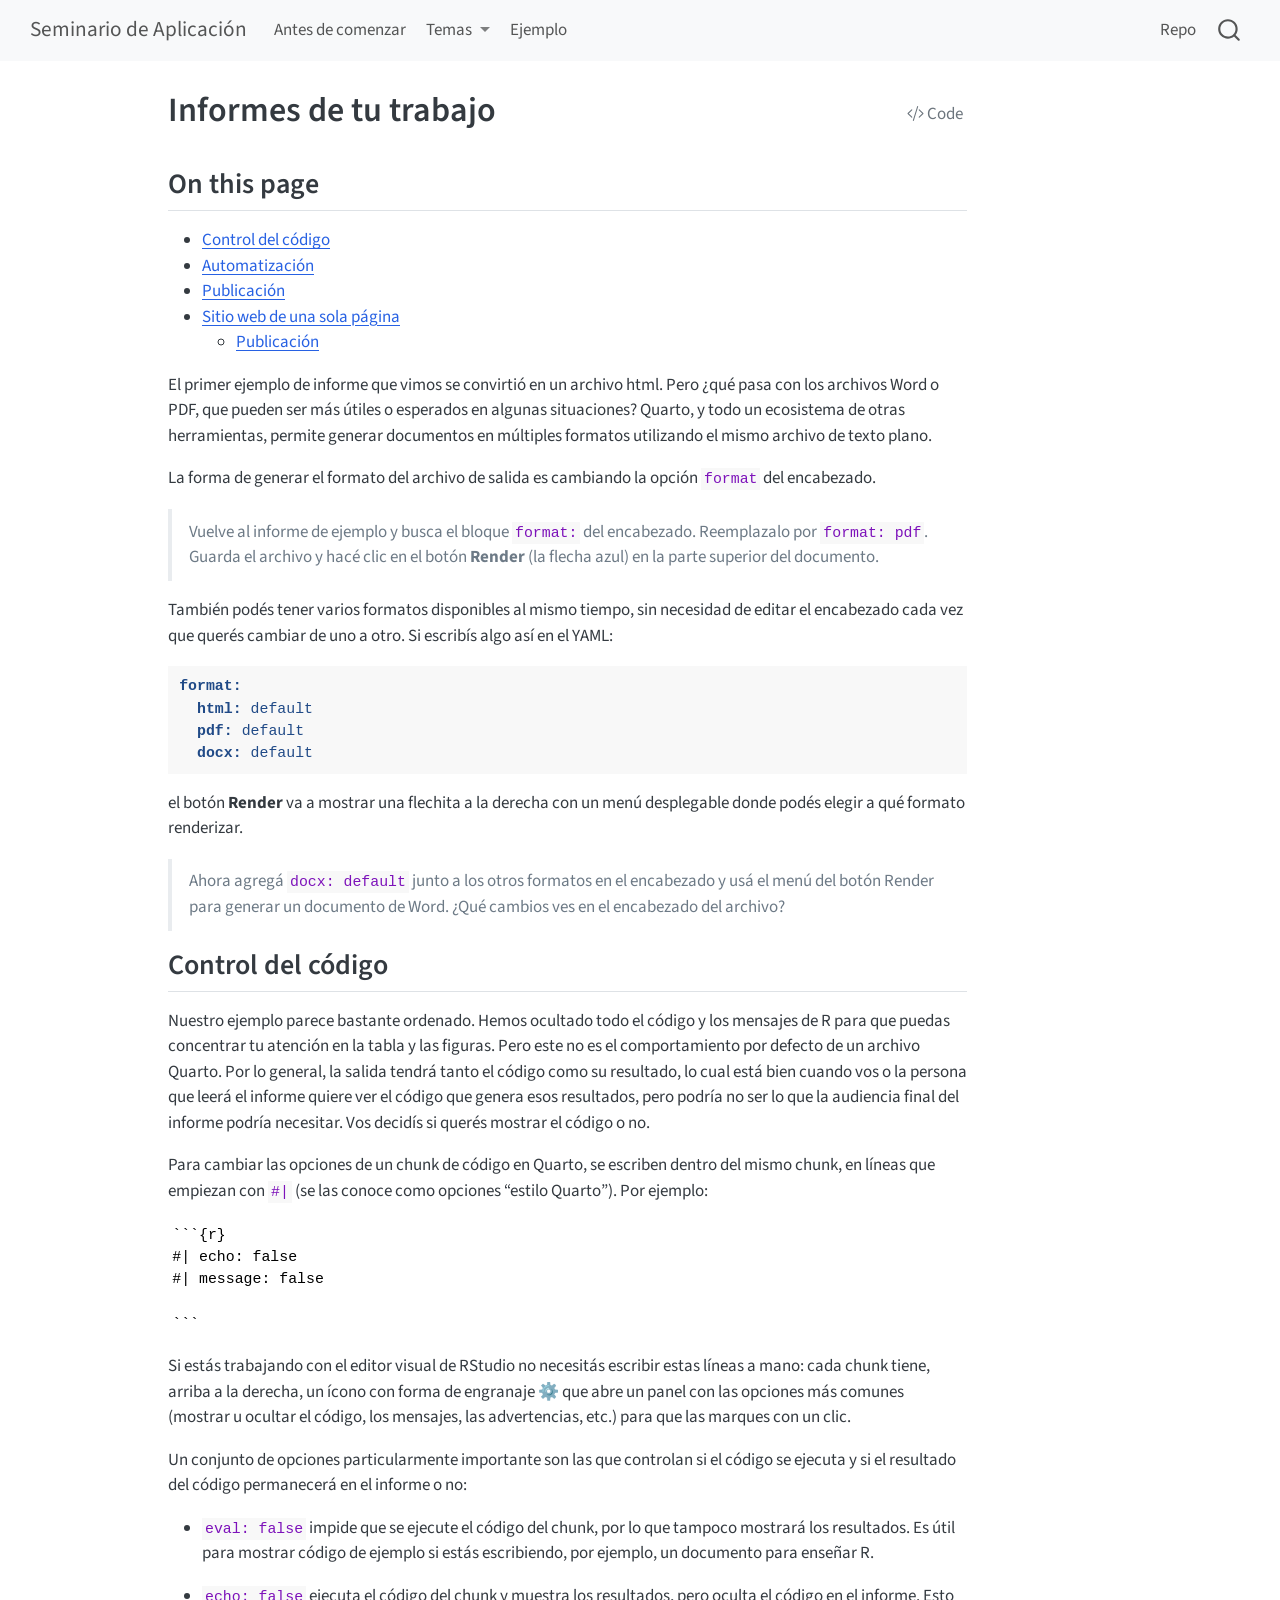
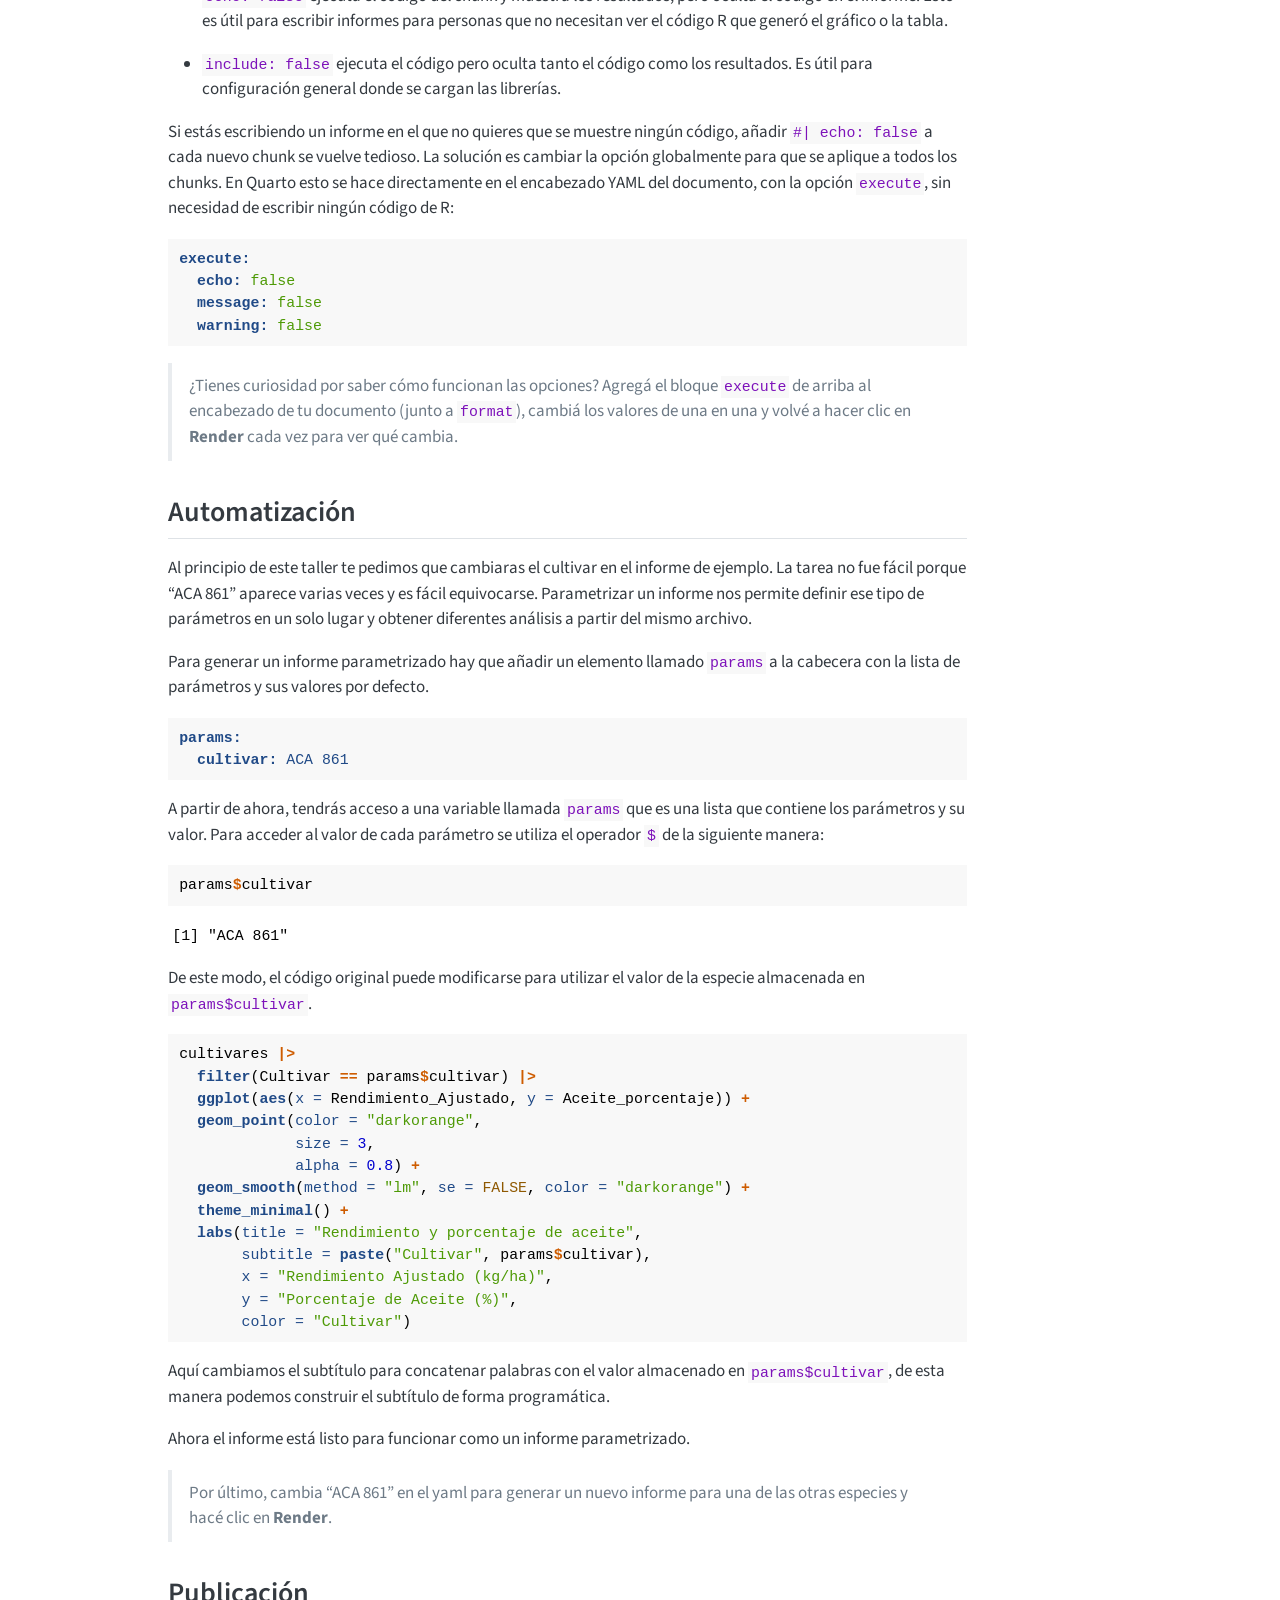
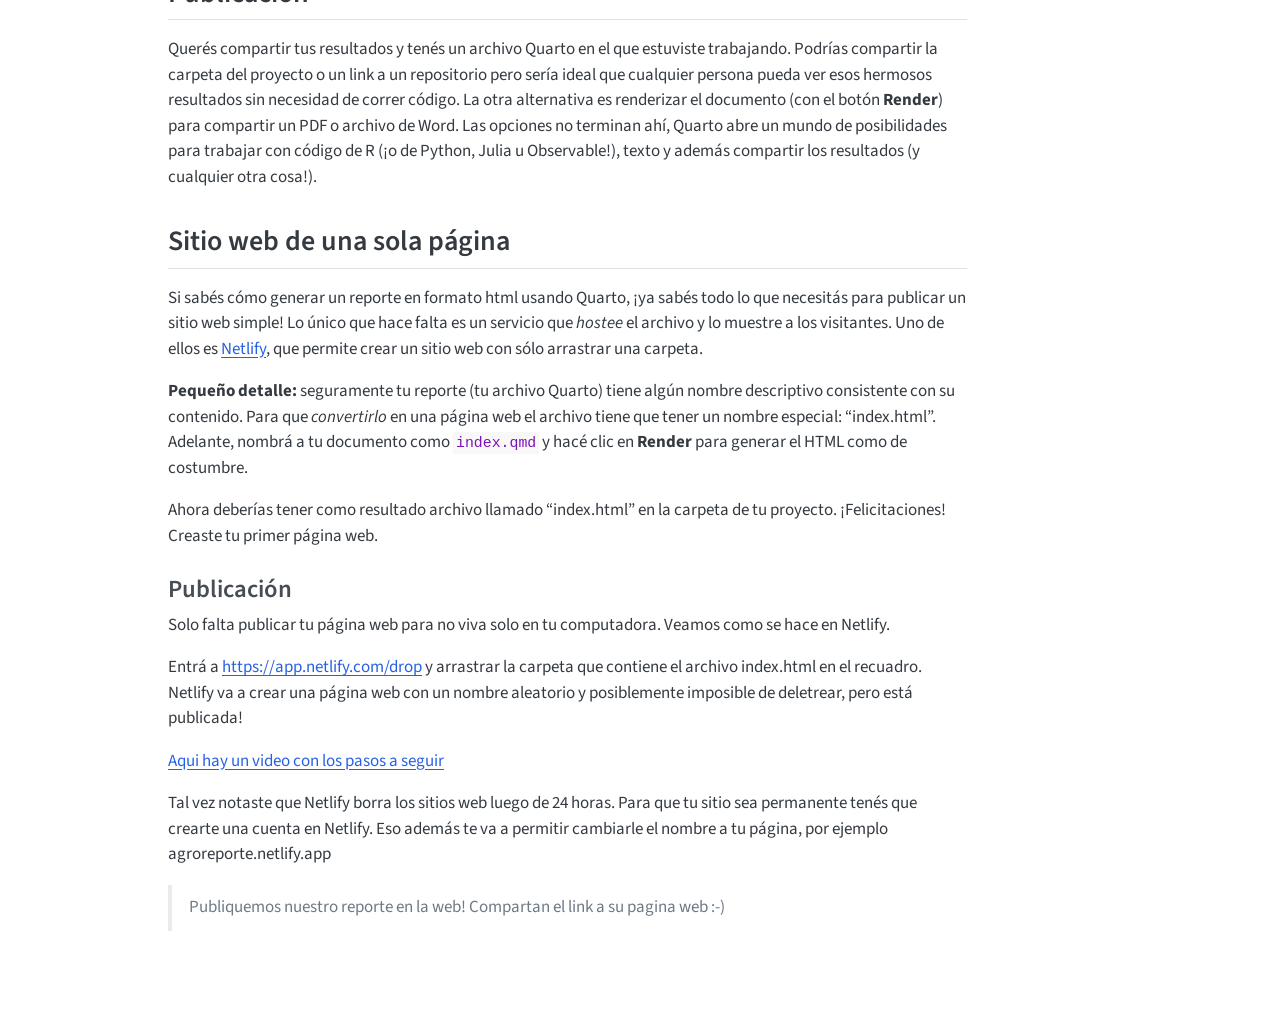
<file: docs/05-reports.html>
<!DOCTYPE html>
<html xmlns="http://www.w3.org/1999/xhtml" lang="en" xml:lang="en"><head>

<meta charset="utf-8">
<meta name="generator" content="quarto-1.9.38">

<meta name="viewport" content="width=device-width, initial-scale=1.0, user-scalable=yes">


<title>Informes de tu trabajo – Seminario de Aplicación</title>
<style>
/* Default styles provided by pandoc.
** See https://pandoc.org/MANUAL.html#variables-for-html for config info.
*/
code{white-space: pre-wrap;}
span.smallcaps{font-variant: small-caps;}
div.columns{display: flex; gap: min(4vw, 1.5em);}
div.column{flex: auto; overflow-x: auto;}
div.hanging-indent{margin-left: 1.5em; text-indent: -1.5em;}
ul.task-list{list-style: none;}
ul.task-list li input[type="checkbox"] {
  width: 0.8em;
  margin: 0 0.8em 0.2em -1em; /* quarto-specific, see https://github.com/quarto-dev/quarto-cli/issues/4556 */ 
  vertical-align: middle;
}
/* CSS for syntax highlighting */
html { -webkit-text-size-adjust: 100%; }
pre > code.sourceCode { white-space: pre; position: relative; }
pre > code.sourceCode > span { display: inline-block; line-height: 1.25; }
pre > code.sourceCode > span:empty { height: 1.2em; }
.sourceCode { overflow: visible; }
code.sourceCode > span { color: inherit; text-decoration: inherit; }
div.sourceCode { margin: 1em 0; }
pre.sourceCode { margin: 0; }
@media screen {
div.sourceCode { overflow: auto; }
}
@media print {
pre > code.sourceCode { white-space: pre-wrap; }
pre > code.sourceCode > span { text-indent: -5em; padding-left: 5em; }
}
pre.numberSource code
  { counter-reset: source-line 0; }
pre.numberSource code > span
  { position: relative; left: -4em; counter-increment: source-line; }
pre.numberSource code > span > a:first-child::before
  { content: counter(source-line);
    position: relative; left: -1em; text-align: right; vertical-align: baseline;
    border: none; display: inline-block;
    -webkit-touch-callout: none; -webkit-user-select: none;
    -khtml-user-select: none; -moz-user-select: none;
    -ms-user-select: none; user-select: none;
    padding: 0 4px; width: 4em;
  }
pre.numberSource { margin-left: 3em;  padding-left: 4px; }
div.sourceCode
  {   }
@media screen {
pre > code.sourceCode > span > a:first-child::before { text-decoration: underline; }
}
</style>


<script src="site_libs/quarto-nav/quarto-nav.js"></script>
<script src="site_libs/quarto-nav/headroom.min.js"></script>
<script src="site_libs/clipboard/clipboard.min.js"></script>
<script src="site_libs/quarto-search/autocomplete.umd.js"></script>
<script src="site_libs/quarto-search/fuse.min.js"></script>
<script src="site_libs/quarto-search/quarto-search.js"></script>
<meta name="quarto:offset" content="./">
<script src="site_libs/quarto-html/quarto.js" type="module"></script>
<script src="site_libs/quarto-html/tabsets/tabsets.js" type="module"></script>
<script src="site_libs/quarto-html/popper.min.js"></script>
<script src="site_libs/quarto-html/tippy.umd.min.js"></script>
<script src="site_libs/quarto-html/anchor.min.js"></script>
<link href="site_libs/quarto-html/tippy.css" rel="stylesheet">
<link href="site_libs/quarto-html/quarto-syntax-highlighting-4bd490e9cd57f2396cbd188312c0541c.css" rel="stylesheet" id="quarto-text-highlighting-styles">
<script src="site_libs/bootstrap/bootstrap.min.js"></script>
<link href="site_libs/bootstrap/bootstrap-icons.css" rel="stylesheet">
<link href="site_libs/bootstrap/bootstrap-0e0cd6e55b22e8b94362f1b3088bcc4e.min.css" rel="stylesheet" append-hash="true" id="quarto-bootstrap" data-mode="light">
<script id="quarto-search-options" type="application/json">{
  "location": "navbar",
  "copy-button": false,
  "collapse-after": 3,
  "panel-placement": "end",
  "type": "overlay",
  "limit": 50,
  "keyboard-shortcut": [
    "f",
    "/",
    "s"
  ],
  "show-item-context": false,
  "language": {
    "search-no-results-text": "No results",
    "search-matching-documents-text": "matching documents",
    "search-copy-link-title": "Copy link to search",
    "search-hide-matches-text": "Hide additional matches",
    "search-more-match-text": "more match in this document",
    "search-more-matches-text": "more matches in this document",
    "search-clear-button-title": "Clear",
    "search-text-placeholder": "",
    "search-detached-cancel-button-title": "Cancel",
    "search-submit-button-title": "Submit",
    "search-label": "Search"
  }
}</script>


</head>

<body class="nav-fixed quarto-light">

<div id="quarto-search-results"></div>
  <header id="quarto-header" class="headroom fixed-top">
    <nav class="navbar navbar-expand-lg " data-bs-theme="dark">
      <div class="navbar-container container-fluid">
      <div class="navbar-brand-container mx-auto">
    <a class="navbar-brand" href="./index.html">
    <span class="navbar-title">Seminario de Aplicación</span>
    </a>
  </div>
            <div id="quarto-search" class="" title="Search"></div>
          <button class="navbar-toggler" type="button" data-bs-toggle="collapse" data-bs-target="#navbarCollapse" aria-controls="navbarCollapse" role="menu" aria-expanded="false" aria-label="Toggle navigation" onclick="if (window.quartoToggleHeadroom) { window.quartoToggleHeadroom(); }">
  <span class="navbar-toggler-icon"></span>
</button>
          <div class="collapse navbar-collapse" id="navbarCollapse">
            <ul class="navbar-nav navbar-nav-scroll me-auto">
  <li class="nav-item">
    <a class="nav-link" href="./prepare.html"> 
<span class="menu-text">Antes de comenzar</span></a>
  </li>  
  <li class="nav-item dropdown ">
    <a class="nav-link dropdown-toggle" href="#" id="nav-menu-temas" role="link" data-bs-toggle="dropdown" aria-expanded="false">
 <span class="menu-text">Temas</span>
    </a>
    <ul class="dropdown-menu" aria-labelledby="nav-menu-temas">    
        <li>
    <a class="dropdown-item" href="./01-introduction.html">
 <span class="dropdown-text">Introducción y reportes</span></a>
  </li>  
        <li>
    <a class="dropdown-item" href="./02-reading-data.html">
 <span class="dropdown-text">Leyendo datos</span></a>
  </li>  
        <li>
    <a class="dropdown-item" href="./03-plotting-data.html">
 <span class="dropdown-text">Graficando datos</span></a>
  </li>  
        <li>
    <a class="dropdown-item" href="./04-data-manipulation.html">
 <span class="dropdown-text">Maninpulación de datos</span></a>
  </li>  
        <li>
    <a class="dropdown-item" href="./05-reports.html">
 <span class="dropdown-text">Comunicando nuestro trabajo</span></a>
  </li>  
    </ul>
  </li>
  <li class="nav-item">
    <a class="nav-link" href="./reporte_cultivares.html"> 
<span class="menu-text">Ejemplo</span></a>
  </li>  
</ul>
            <ul class="navbar-nav navbar-nav-scroll ms-auto">
  <li class="nav-item">
    <a class="nav-link" href="https://github.com/yabellini/AgroReportesConR"> 
<span class="menu-text">Repo</span></a>
  </li>  
</ul>
          </div> <!-- /navcollapse -->
            <div class="quarto-navbar-tools">
</div>
      </div> <!-- /container-fluid -->
    </nav>
</header>
<!-- content -->
<div id="quarto-content" class="quarto-container page-columns page-rows-contents page-layout-article page-navbar">
<!-- sidebar -->
<!-- margin-sidebar -->
    <div id="quarto-margin-sidebar" class="sidebar margin-sidebar zindex-bottom">
    </div>
<!-- main -->
<main class="content" id="quarto-document-content">

<header id="title-block-header" class="quarto-title-block default">
<div class="quarto-title">
<div class="quarto-title-block"><div><h1 class="title">Informes de tu trabajo</h1><button type="button" class="btn code-tools-button" id="quarto-code-tools-source"><i class="bi"></i> Code</button></div></div>
</div>



<div class="quarto-title-meta">

    
  
    
  </div>
  


</header>

<nav id="TOC" role="doc-toc">
    <h2 id="toc-title">On this page</h2>
   
  <ul>
  <li><a href="#control-del-código" id="toc-control-del-código">Control del código</a></li>
  <li><a href="#automatización" id="toc-automatización">Automatización</a></li>
  <li><a href="#publicación" id="toc-publicación">Publicación</a></li>
  <li><a href="#sitio-web-de-una-sola-página" id="toc-sitio-web-de-una-sola-página">Sitio web de una sola página</a>
  <ul>
  <li><a href="#publicación-1" id="toc-publicación-1">Publicación</a></li>
  </ul></li>
  </ul>
</nav>
<p>El primer ejemplo de informe que vimos se convirtió en un archivo html. Pero ¿qué pasa con los archivos Word o PDF, que pueden ser más útiles o esperados en algunas situaciones? Quarto, y todo un ecosistema de otras herramientas, permite generar documentos en múltiples formatos utilizando el mismo archivo de texto plano.</p>
<p>La forma de generar el formato del archivo de salida es cambiando la opción <code>format</code> del encabezado.</p>
<blockquote class="blockquote">
<p>Vuelve al informe de ejemplo y busca el bloque <code>format:</code> del encabezado. Reemplazalo por <code>format: pdf</code>. Guarda el archivo y hacé clic en el botón <strong>Render</strong> (la flecha azul) en la parte superior del documento.</p>
</blockquote>
<p>También podés tener varios formatos disponibles al mismo tiempo, sin necesidad de editar el encabezado cada vez que querés cambiar de uno a otro. Si escribís algo así en el YAML:</p>
<div class="code-copy-outer-scaffold"><div class="sourceCode" id="cb1"><pre class="sourceCode yaml code-with-copy"><code class="sourceCode yaml"><span id="cb1-1"><a href="#cb1-1" aria-hidden="true" tabindex="-1"></a><span class="fu">format</span><span class="kw">:</span></span>
<span id="cb1-2"><a href="#cb1-2" aria-hidden="true" tabindex="-1"></a><span class="at">  </span><span class="fu">html</span><span class="kw">:</span><span class="at"> default</span></span>
<span id="cb1-3"><a href="#cb1-3" aria-hidden="true" tabindex="-1"></a><span class="at">  </span><span class="fu">pdf</span><span class="kw">:</span><span class="at"> default</span></span>
<span id="cb1-4"><a href="#cb1-4" aria-hidden="true" tabindex="-1"></a><span class="at">  </span><span class="fu">docx</span><span class="kw">:</span><span class="at"> default</span></span></code></pre></div><button title="Copy to Clipboard" class="code-copy-button"><i class="bi"></i></button></div>
<p>el botón <strong>Render</strong> va a mostrar una flechita a la derecha con un menú desplegable donde podés elegir a qué formato renderizar.</p>
<blockquote class="blockquote">
<p>Ahora agregá <code>docx: default</code> junto a los otros formatos en el encabezado y usá el menú del botón Render para generar un documento de Word. ¿Qué cambios ves en el encabezado del archivo?</p>
</blockquote>
<section id="control-del-código" class="level2">
<h2 class="anchored" data-anchor-id="control-del-código">Control del código</h2>
<p>Nuestro ejemplo parece bastante ordenado. Hemos ocultado todo el código y los mensajes de R para que puedas concentrar tu atención en la tabla y las figuras. Pero este no es el comportamiento por defecto de un archivo Quarto. Por lo general, la salida tendrá tanto el código como su resultado, lo cual está bien cuando vos o la persona que leerá el informe quiere ver el código que genera esos resultados, pero podría no ser lo que la audiencia final del informe podría necesitar. Vos decidís si querés mostrar el código o no.</p>
<p>Para cambiar las opciones de un chunk de código en Quarto, se escriben dentro del mismo chunk, en líneas que empiezan con <code>#|</code> (se las conoce como opciones “estilo Quarto”). Por ejemplo:</p>
<pre><code>```{r}
#| echo: false
#| message: false

```</code></pre>
<p>Si estás trabajando con el editor visual de RStudio no necesitás escribir estas líneas a mano: cada chunk tiene, arriba a la derecha, un ícono con forma de engranaje ⚙️ que abre un panel con las opciones más comunes (mostrar u ocultar el código, los mensajes, las advertencias, etc.) para que las marques con un clic.</p>
<p>Un conjunto de opciones particularmente importante son las que controlan si el código se ejecuta y si el resultado del código permanecerá en el informe o no:</p>
<ul>
<li><p><code>eval: false</code> impide que se ejecute el código del chunk, por lo que tampoco mostrará los resultados. Es útil para mostrar código de ejemplo si estás escribiendo, por ejemplo, un documento para enseñar R.</p></li>
<li><p><code>echo: false</code> ejecuta el código del chunk y muestra los resultados, pero oculta el código en el informe. Esto es útil para escribir informes para personas que no necesitan ver el código R que generó el gráfico o la tabla.</p></li>
<li><p><code>include: false</code> ejecuta el código pero oculta tanto el código como los resultados. Es útil para configuración general donde se cargan las librerías.</p></li>
</ul>
<p>Si estás escribiendo un informe en el que no quieres que se muestre ningún código, añadir <code>#| echo: false</code> a cada nuevo chunk se vuelve tedioso. La solución es cambiar la opción globalmente para que se aplique a todos los chunks. En Quarto esto se hace directamente en el encabezado YAML del documento, con la opción <code>execute</code>, sin necesidad de escribir ningún código de R:</p>
<div class="code-copy-outer-scaffold"><div class="sourceCode" id="cb3"><pre class="sourceCode yaml code-with-copy"><code class="sourceCode yaml"><span id="cb3-1"><a href="#cb3-1" aria-hidden="true" tabindex="-1"></a><span class="fu">execute</span><span class="kw">:</span></span>
<span id="cb3-2"><a href="#cb3-2" aria-hidden="true" tabindex="-1"></a><span class="at">  </span><span class="fu">echo</span><span class="kw">:</span><span class="at"> </span><span class="ch">false</span></span>
<span id="cb3-3"><a href="#cb3-3" aria-hidden="true" tabindex="-1"></a><span class="at">  </span><span class="fu">message</span><span class="kw">:</span><span class="at"> </span><span class="ch">false</span></span>
<span id="cb3-4"><a href="#cb3-4" aria-hidden="true" tabindex="-1"></a><span class="at">  </span><span class="fu">warning</span><span class="kw">:</span><span class="at"> </span><span class="ch">false</span></span></code></pre></div><button title="Copy to Clipboard" class="code-copy-button"><i class="bi"></i></button></div>
<blockquote class="blockquote">
<p>¿Tienes curiosidad por saber cómo funcionan las opciones? Agregá el bloque <code>execute</code> de arriba al encabezado de tu documento (junto a <code>format</code>), cambiá los valores de una en una y volvé a hacer clic en <strong>Render</strong> cada vez para ver qué cambia.</p>
</blockquote>
</section>
<section id="automatización" class="level2">
<h2 class="anchored" data-anchor-id="automatización">Automatización</h2>
<p>Al principio de este taller te pedimos que cambiaras el cultivar en el informe de ejemplo. La tarea no fue fácil porque “ACA 861” aparece varias veces y es fácil equivocarse. Parametrizar un informe nos permite definir ese tipo de parámetros en un solo lugar y obtener diferentes análisis a partir del mismo archivo.</p>
<p>Para generar un informe parametrizado hay que añadir un elemento llamado <code>params</code> a la cabecera con la lista de parámetros y sus valores por defecto.</p>
<div class="code-copy-outer-scaffold"><div class="sourceCode" id="cb4"><pre class="sourceCode yaml code-with-copy"><code class="sourceCode yaml"><span id="cb4-1"><a href="#cb4-1" aria-hidden="true" tabindex="-1"></a><span class="fu">params</span><span class="kw">:</span></span>
<span id="cb4-2"><a href="#cb4-2" aria-hidden="true" tabindex="-1"></a><span class="at">  </span><span class="fu">cultivar</span><span class="kw">:</span><span class="at"> ACA 861</span></span></code></pre></div><button title="Copy to Clipboard" class="code-copy-button"><i class="bi"></i></button></div>
<p>A partir de ahora, tendrás acceso a una variable llamada <code>params</code> que es una lista que contiene los parámetros y su valor. Para acceder al valor de cada parámetro se utiliza el operador <code>$</code> de la siguiente manera:</p>
<div class="cell">
<div class="code-copy-outer-scaffold"><div class="sourceCode cell-code" id="cb5"><pre class="sourceCode r code-with-copy"><code class="sourceCode r"><span id="cb5-1"><a href="#cb5-1" aria-hidden="true" tabindex="-1"></a>params<span class="sc">$</span>cultivar</span></code></pre></div><button title="Copy to Clipboard" class="code-copy-button"><i class="bi"></i></button></div>
<div class="cell-output cell-output-stdout">
<pre><code>[1] "ACA 861"</code></pre>
</div>
</div>
<p>De este modo, el código original puede modificarse para utilizar el valor de la especie almacenada en <code>params$cultivar</code>.</p>
<div class="cell">
<div class="code-copy-outer-scaffold"><div class="sourceCode cell-code" id="cb7"><pre class="sourceCode r code-with-copy"><code class="sourceCode r"><span id="cb7-1"><a href="#cb7-1" aria-hidden="true" tabindex="-1"></a>cultivares <span class="sc">|&gt;</span> </span>
<span id="cb7-2"><a href="#cb7-2" aria-hidden="true" tabindex="-1"></a>  <span class="fu">filter</span>(Cultivar <span class="sc">==</span> params<span class="sc">$</span>cultivar) <span class="sc">|&gt;</span> </span>
<span id="cb7-3"><a href="#cb7-3" aria-hidden="true" tabindex="-1"></a>  <span class="fu">ggplot</span>(<span class="fu">aes</span>(<span class="at">x =</span> Rendimiento_Ajustado, <span class="at">y =</span> Aceite_porcentaje)) <span class="sc">+</span></span>
<span id="cb7-4"><a href="#cb7-4" aria-hidden="true" tabindex="-1"></a>  <span class="fu">geom_point</span>(<span class="at">color =</span> <span class="st">"darkorange"</span>,</span>
<span id="cb7-5"><a href="#cb7-5" aria-hidden="true" tabindex="-1"></a>             <span class="at">size =</span> <span class="dv">3</span>,</span>
<span id="cb7-6"><a href="#cb7-6" aria-hidden="true" tabindex="-1"></a>             <span class="at">alpha =</span> <span class="fl">0.8</span>) <span class="sc">+</span></span>
<span id="cb7-7"><a href="#cb7-7" aria-hidden="true" tabindex="-1"></a>  <span class="fu">geom_smooth</span>(<span class="at">method =</span> <span class="st">"lm"</span>, <span class="at">se =</span> <span class="cn">FALSE</span>, <span class="at">color =</span> <span class="st">"darkorange"</span>) <span class="sc">+</span></span>
<span id="cb7-8"><a href="#cb7-8" aria-hidden="true" tabindex="-1"></a>  <span class="fu">theme_minimal</span>() <span class="sc">+</span></span>
<span id="cb7-9"><a href="#cb7-9" aria-hidden="true" tabindex="-1"></a>  <span class="fu">labs</span>(<span class="at">title =</span> <span class="st">"Rendimiento y porcentaje de aceite"</span>,</span>
<span id="cb7-10"><a href="#cb7-10" aria-hidden="true" tabindex="-1"></a>       <span class="at">subtitle =</span> <span class="fu">paste</span>(<span class="st">"Cultivar"</span>, params<span class="sc">$</span>cultivar),</span>
<span id="cb7-11"><a href="#cb7-11" aria-hidden="true" tabindex="-1"></a>       <span class="at">x =</span> <span class="st">"Rendimiento Ajustado (kg/ha)"</span>,</span>
<span id="cb7-12"><a href="#cb7-12" aria-hidden="true" tabindex="-1"></a>       <span class="at">y =</span> <span class="st">"Porcentaje de Aceite (%)"</span>,</span>
<span id="cb7-13"><a href="#cb7-13" aria-hidden="true" tabindex="-1"></a>       <span class="at">color =</span> <span class="st">"Cultivar"</span>) </span></code></pre></div><button title="Copy to Clipboard" class="code-copy-button"><i class="bi"></i></button></div>
</div>
<p>Aquí cambiamos el subtítulo para concatenar palabras con el valor almacenado en <code>params$cultivar</code>, de esta manera podemos construir el subtítulo de forma programática.</p>
<p>Ahora el informe está listo para funcionar como un informe parametrizado.</p>
<blockquote class="blockquote">
<p>Por último, cambia “ACA 861” en el yaml para generar un nuevo informe para una de las otras especies y hacé clic en <strong>Render</strong>.</p>
</blockquote>
</section>
<section id="publicación" class="level2">
<h2 class="anchored" data-anchor-id="publicación">Publicación</h2>
<p>Querés compartir tus resultados y tenés un archivo Quarto en el que estuviste trabajando. Podrías compartir la carpeta del proyecto o un link a un repositorio pero sería ideal que cualquier persona pueda ver esos hermosos resultados sin necesidad de correr código. La otra alternativa es renderizar el documento (con el botón <strong>Render</strong>) para compartir un PDF o archivo de Word. Las opciones no terminan ahí, Quarto abre un mundo de posibilidades para trabajar con código de R (¡o de Python, Julia u Observable!), texto y además compartir los resultados (y cualquier otra cosa!).</p>
</section>
<section id="sitio-web-de-una-sola-página" class="level2">
<h2 class="anchored" data-anchor-id="sitio-web-de-una-sola-página">Sitio web de una sola página</h2>
<p>Si sabés cómo generar un reporte en formato html usando Quarto, ¡ya sabés todo lo que necesitás para publicar un sitio web simple! Lo único que hace falta es un servicio que <em>hostee</em> el archivo y lo muestre a los visitantes. Uno de ellos es <a href="https://www.netlify.com/">Netlify</a>, que permite crear un sitio web con sólo arrastrar una carpeta.</p>
<p><strong>Pequeño detalle:</strong> seguramente tu reporte (tu archivo Quarto) tiene algún nombre descriptivo consistente con su contenido. Para que <em>convertirlo</em> en una página web el archivo tiene que tener un nombre especial: “index.html”. Adelante, nombrá a tu documento como <code>index.qmd</code> y hacé clic en <strong>Render</strong> para generar el HTML como de costumbre.</p>
<p>Ahora deberías tener como resultado archivo llamado “index.html” en la carpeta de tu proyecto. ¡Felicitaciones! Creaste tu primer página web.</p>
<section id="publicación-1" class="level3">
<h3 class="anchored" data-anchor-id="publicación-1">Publicación</h3>
<p>Solo falta publicar tu página web para no viva solo en tu computadora. Veamos como se hace en Netlify.</p>
<p>Entrá a <a href="https://app.netlify.com/drop" class="uri">https://app.netlify.com/drop</a> y arrastrar la carpeta que contiene el archivo index.html en el recuadro. Netlify va a crear una página web con un nombre aleatorio y posiblemente imposible de deletrear, pero está publicada!</p>
<p><a href="https://www.youtube.com/watch?v=hZ8TpfcL1l8">Aqui hay un video con los pasos a seguir</a></p>
<p>Tal vez notaste que Netlify borra los sitios web luego de 24 horas. Para que tu sitio sea permanente tenés que crearte una cuenta en Netlify. Eso además te va a permitir cambiarle el nombre a tu página, por ejemplo agroreporte.netlify.app</p>
<blockquote class="blockquote">
<p>Publiquemos nuestro reporte en la web! Compartan el link a su pagina web :-)</p>
</blockquote>


<!-- -->

</section>
</section>

</main> <!-- /main -->
<script id="quarto-html-after-body" type="application/javascript">
  window.document.addEventListener("DOMContentLoaded", function (event) {
    const icon = "";
    const anchorJS = new window.AnchorJS();
    anchorJS.options = {
      placement: 'right',
      icon: icon
    };
    anchorJS.add('.anchored');
    const isCodeAnnotation = (el) => {
      for (const clz of el.classList) {
        if (clz.startsWith('code-annotation-')) {                     
          return true;
        }
      }
      return false;
    }
    const onCopySuccess = function(e) {
      // button target
      const button = e.trigger;
      // don't keep focus
      button.blur();
      // flash "checked"
      button.classList.add('code-copy-button-checked');
      var currentTitle = button.getAttribute("title");
      button.setAttribute("title", "Copied!");
      let tooltip;
      if (window.bootstrap) {
        button.setAttribute("data-bs-toggle", "tooltip");
        button.setAttribute("data-bs-placement", "left");
        button.setAttribute("data-bs-title", "Copied!");
        tooltip = new bootstrap.Tooltip(button, 
          { trigger: "manual", 
            customClass: "code-copy-button-tooltip",
            offset: [0, -8]});
        tooltip.show();    
      }
      setTimeout(function() {
        if (tooltip) {
          tooltip.hide();
          button.removeAttribute("data-bs-title");
          button.removeAttribute("data-bs-toggle");
          button.removeAttribute("data-bs-placement");
        }
        button.setAttribute("title", currentTitle);
        button.classList.remove('code-copy-button-checked');
      }, 1000);
      // clear code selection
      e.clearSelection();
    }
    const getTextToCopy = function(trigger) {
      const outerScaffold = trigger.parentElement.cloneNode(true);
      const codeEl = outerScaffold.querySelector('code');
      for (const childEl of codeEl.children) {
        if (isCodeAnnotation(childEl)) {
          childEl.remove();
        }
      }
      return codeEl.innerText;
    }
    const clipboard = new window.ClipboardJS('.code-copy-button:not([data-in-quarto-modal])', {
      text: getTextToCopy
    });
    clipboard.on('success', onCopySuccess);
    if (window.document.getElementById('quarto-embedded-source-code-modal')) {
      const clipboardModal = new window.ClipboardJS('.code-copy-button[data-in-quarto-modal]', {
        text: getTextToCopy,
        container: window.document.getElementById('quarto-embedded-source-code-modal')
      });
      clipboardModal.on('success', onCopySuccess);
    }
    const viewSource = window.document.getElementById('quarto-view-source') ||
                       window.document.getElementById('quarto-code-tools-source');
    if (viewSource) {
      const sourceUrl = viewSource.getAttribute("data-quarto-source-url");
      viewSource.addEventListener("click", function(e) {
        if (sourceUrl) {
          // rstudio viewer pane
          if (/\bcapabilities=\b/.test(window.location)) {
            window.open(sourceUrl);
          } else {
            window.location.href = sourceUrl;
          }
        } else {
          const modal = new bootstrap.Modal(document.getElementById('quarto-embedded-source-code-modal'));
          modal.show();
        }
        return false;
      });
    }
    function toggleCodeHandler(show) {
      return function(e) {
        const detailsSrc = window.document.querySelectorAll(".cell > details > .sourceCode");
        for (let i=0; i<detailsSrc.length; i++) {
          const details = detailsSrc[i].parentElement;
          if (show) {
            details.open = true;
          } else {
            details.removeAttribute("open");
          }
        }
        const cellCodeDivs = window.document.querySelectorAll(".cell > .sourceCode");
        const fromCls = show ? "hidden" : "unhidden";
        const toCls = show ? "unhidden" : "hidden";
        for (let i=0; i<cellCodeDivs.length; i++) {
          const codeDiv = cellCodeDivs[i];
          if (codeDiv.classList.contains(fromCls)) {
            codeDiv.classList.remove(fromCls);
            codeDiv.classList.add(toCls);
          } 
        }
        return false;
      }
    }
    const hideAllCode = window.document.getElementById("quarto-hide-all-code");
    if (hideAllCode) {
      hideAllCode.addEventListener("click", toggleCodeHandler(false));
    }
    const showAllCode = window.document.getElementById("quarto-show-all-code");
    if (showAllCode) {
      showAllCode.addEventListener("click", toggleCodeHandler(true));
    }
      var localhostRegex = new RegExp(/^(?:http|https):\/\/localhost\:?[0-9]*\//);
      var mailtoRegex = new RegExp(/^mailto:/);
        var filterRegex = new RegExp('/' + window.location.host + '/');
      var isInternal = (href) => {
          return filterRegex.test(href) || localhostRegex.test(href) || mailtoRegex.test(href);
      }
      // Inspect non-navigation links and adorn them if external
     var links = window.document.querySelectorAll('a[href]:not(.nav-link):not(.navbar-brand):not(.toc-action):not(.sidebar-link):not(.sidebar-item-toggle):not(.pagination-link):not(.no-external):not([aria-hidden]):not(.dropdown-item):not(.quarto-navigation-tool):not(.about-link)');
      for (var i=0; i<links.length; i++) {
        const link = links[i];
        if (!isInternal(link.href)) {
          // undo the damage that might have been done by quarto-nav.js in the case of
          // links that we want to consider external
          if (link.dataset.originalHref !== undefined) {
            link.href = link.dataset.originalHref;
          }
        }
      }
    function tippyHover(el, contentFn, onTriggerFn, onUntriggerFn) {
      const config = {
        allowHTML: true,
        maxWidth: 500,
        delay: 100,
        arrow: false,
        appendTo: function(el) {
            return el.parentElement;
        },
        interactive: true,
        interactiveBorder: 10,
        theme: 'quarto',
        placement: 'bottom-start',
      };
      if (contentFn) {
        config.content = contentFn;
      }
      if (onTriggerFn) {
        config.onTrigger = onTriggerFn;
      }
      if (onUntriggerFn) {
        config.onUntrigger = onUntriggerFn;
      }
      window.tippy(el, config); 
    }
    const noterefs = window.document.querySelectorAll('a[role="doc-noteref"]');
    for (var i=0; i<noterefs.length; i++) {
      const ref = noterefs[i];
      tippyHover(ref, function() {
        // use id or data attribute instead here
        let href = ref.getAttribute('data-footnote-href') || ref.getAttribute('href');
        try { href = new URL(href).hash; } catch {}
        const id = href.replace(/^#\/?/, "");
        const note = window.document.getElementById(id);
        if (note) {
          return note.innerHTML;
        } else {
          return "";
        }
      });
    }
    const xrefs = window.document.querySelectorAll('a.quarto-xref');
    const processXRef = (id, note) => {
      // Strip column container classes
      const stripColumnClz = (el) => {
        el.classList.remove("page-full", "page-columns");
        if (el.children) {
          for (const child of el.children) {
            stripColumnClz(child);
          }
        }
      }
      stripColumnClz(note)
      if (id === null || id.startsWith('sec-')) {
        // Special case sections, only their first couple elements
        const container = document.createElement("div");
        if (note.children && note.children.length > 2) {
          container.appendChild(note.children[0].cloneNode(true));
          for (let i = 1; i < note.children.length; i++) {
            const child = note.children[i];
            if (child.tagName === "P" && child.innerText === "") {
              continue;
            } else {
              container.appendChild(child.cloneNode(true));
              break;
            }
          }
          if (window.Quarto?.typesetMath) {
            window.Quarto.typesetMath(container);
          }
          return container.innerHTML
        } else {
          if (window.Quarto?.typesetMath) {
            window.Quarto.typesetMath(note);
          }
          return note.innerHTML;
        }
      } else {
        // Remove any anchor links if they are present
        const anchorLink = note.querySelector('a.anchorjs-link');
        if (anchorLink) {
          anchorLink.remove();
        }
        if (window.Quarto?.typesetMath) {
          window.Quarto.typesetMath(note);
        }
        if (note.classList.contains("callout")) {
          return note.outerHTML;
        } else {
          return note.innerHTML;
        }
      }
    }
    for (var i=0; i<xrefs.length; i++) {
      const xref = xrefs[i];
      tippyHover(xref, undefined, function(instance) {
        instance.disable();
        let url = xref.getAttribute('href');
        let hash = undefined; 
        if (url.startsWith('#')) {
          hash = url;
        } else {
          try { hash = new URL(url).hash; } catch {}
        }
        if (hash) {
          const id = hash.replace(/^#\/?/, "");
          const note = window.document.getElementById(id);
          if (note !== null) {
            try {
              const html = processXRef(id, note.cloneNode(true));
              instance.setContent(html);
            } finally {
              instance.enable();
              instance.show();
            }
          } else {
            // See if we can fetch this
            fetch(url.split('#')[0])
            .then(res => res.text())
            .then(html => {
              const parser = new DOMParser();
              const htmlDoc = parser.parseFromString(html, "text/html");
              const note = htmlDoc.getElementById(id);
              if (note !== null) {
                const html = processXRef(id, note);
                instance.setContent(html);
              } 
            }).finally(() => {
              instance.enable();
              instance.show();
            });
          }
        } else {
          // See if we can fetch a full url (with no hash to target)
          // This is a special case and we should probably do some content thinning / targeting
          fetch(url)
          .then(res => res.text())
          .then(html => {
            const parser = new DOMParser();
            const htmlDoc = parser.parseFromString(html, "text/html");
            const note = htmlDoc.querySelector('main.content');
            if (note !== null) {
              // This should only happen for chapter cross references
              // (since there is no id in the URL)
              // remove the first header
              if (note.children.length > 0 && note.children[0].tagName === "HEADER") {
                note.children[0].remove();
              }
              const html = processXRef(null, note);
              instance.setContent(html);
            } 
          }).finally(() => {
            instance.enable();
            instance.show();
          });
        }
      }, function(instance) {
      });
    }
        let selectedAnnoteEl;
        const selectorForAnnotation = ( cell, annotation) => {
          let cellAttr = 'data-code-cell="' + cell + '"';
          let lineAttr = 'data-code-annotation="' +  annotation + '"';
          const selector = 'span[' + cellAttr + '][' + lineAttr + ']';
          return selector;
        }
        const selectCodeLines = (annoteEl) => {
          const doc = window.document;
          const targetCell = annoteEl.getAttribute("data-target-cell");
          const targetAnnotation = annoteEl.getAttribute("data-target-annotation");
          const annoteSpan = window.document.querySelector(selectorForAnnotation(targetCell, targetAnnotation));
          const lines = annoteSpan.getAttribute("data-code-lines").split(",");
          const lineIds = lines.map((line) => {
            return targetCell + "-" + line;
          })
          let top = null;
          let height = null;
          let parent = null;
          if (lineIds.length > 0) {
              //compute the position of the single el (top and bottom and make a div)
              const el = window.document.getElementById(lineIds[0]);
              top = el.offsetTop;
              height = el.offsetHeight;
              parent = el.parentElement.parentElement;
            if (lineIds.length > 1) {
              const lastEl = window.document.getElementById(lineIds[lineIds.length - 1]);
              const bottom = lastEl.offsetTop + lastEl.offsetHeight;
              height = bottom - top;
            }
            if (top !== null && height !== null && parent !== null) {
              // cook up a div (if necessary) and position it 
              let div = window.document.getElementById("code-annotation-line-highlight");
              if (div === null) {
                div = window.document.createElement("div");
                div.setAttribute("id", "code-annotation-line-highlight");
                div.style.position = 'absolute';
                parent.appendChild(div);
              }
              div.style.top = top - 2 + "px";
              div.style.height = height + 4 + "px";
              div.style.left = 0;
              let gutterDiv = window.document.getElementById("code-annotation-line-highlight-gutter");
              if (gutterDiv === null) {
                gutterDiv = window.document.createElement("div");
                gutterDiv.setAttribute("id", "code-annotation-line-highlight-gutter");
                gutterDiv.style.position = 'absolute';
                const codeCell = window.document.getElementById(targetCell);
                const gutter = codeCell.querySelector('.code-annotation-gutter');
                gutter.appendChild(gutterDiv);
              }
              gutterDiv.style.top = top - 2 + "px";
              gutterDiv.style.height = height + 4 + "px";
            }
            selectedAnnoteEl = annoteEl;
          }
        };
        const unselectCodeLines = () => {
          const elementsIds = ["code-annotation-line-highlight", "code-annotation-line-highlight-gutter"];
          elementsIds.forEach((elId) => {
            const div = window.document.getElementById(elId);
            if (div) {
              div.remove();
            }
          });
          selectedAnnoteEl = undefined;
        };
          // Handle positioning of the toggle
      window.addEventListener(
        "resize",
        throttle(() => {
          elRect = undefined;
          if (selectedAnnoteEl) {
            selectCodeLines(selectedAnnoteEl);
          }
        }, 10)
      );
      function throttle(fn, ms) {
      let throttle = false;
      let timer;
        return (...args) => {
          if(!throttle) { // first call gets through
              fn.apply(this, args);
              throttle = true;
          } else { // all the others get throttled
              if(timer) clearTimeout(timer); // cancel #2
              timer = setTimeout(() => {
                fn.apply(this, args);
                timer = throttle = false;
              }, ms);
          }
        };
      }
        // Attach click handler to the DT
        const annoteDls = window.document.querySelectorAll('dt[data-target-cell]');
        for (const annoteDlNode of annoteDls) {
          annoteDlNode.addEventListener('click', (event) => {
            const clickedEl = event.target;
            if (clickedEl !== selectedAnnoteEl) {
              unselectCodeLines();
              const activeEl = window.document.querySelector('dt[data-target-cell].code-annotation-active');
              if (activeEl) {
                activeEl.classList.remove('code-annotation-active');
              }
              selectCodeLines(clickedEl);
              clickedEl.classList.add('code-annotation-active');
            } else {
              // Unselect the line
              unselectCodeLines();
              clickedEl.classList.remove('code-annotation-active');
            }
          });
        }
    const findCites = (el) => {
      const parentEl = el.parentElement;
      if (parentEl) {
        const cites = parentEl.dataset.cites;
        if (cites) {
          return {
            el,
            cites: cites.split(' ')
          };
        } else {
          return findCites(el.parentElement)
        }
      } else {
        return undefined;
      }
    };
    var bibliorefs = window.document.querySelectorAll('a[role="doc-biblioref"]');
    for (var i=0; i<bibliorefs.length; i++) {
      const ref = bibliorefs[i];
      const citeInfo = findCites(ref);
      if (citeInfo) {
        tippyHover(citeInfo.el, function() {
          var popup = window.document.createElement('div');
          citeInfo.cites.forEach(function(cite) {
            var citeDiv = window.document.createElement('div');
            citeDiv.classList.add('hanging-indent');
            citeDiv.classList.add('csl-entry');
            var biblioDiv = window.document.getElementById('ref-' + cite);
            if (biblioDiv) {
              citeDiv.innerHTML = biblioDiv.innerHTML;
            }
            popup.appendChild(citeDiv);
          });
          return popup.innerHTML;
        });
      }
    }
  });
  </script><div class="modal fade" id="quarto-embedded-source-code-modal" tabindex="-1" aria-labelledby="quarto-embedded-source-code-modal-label" aria-hidden="true"><div class="modal-dialog modal-dialog-scrollable"><div class="modal-content"><div class="modal-header"><h5 class="modal-title" id="quarto-embedded-source-code-modal-label">Source Code</h5><button class="btn-close" data-bs-dismiss="modal"></button></div><div class="modal-body"><div class="">
<div class="code-copy-outer-scaffold"><div class="sourceCode" id="cb8" data-shortcodes="false"><pre class="sourceCode markdown code-with-copy"><code class="sourceCode markdown"><span id="cb8-1"><a href="#cb8-1" aria-hidden="true" tabindex="-1"></a><span class="co">---</span></span>
<span id="cb8-2"><a href="#cb8-2" aria-hidden="true" tabindex="-1"></a><span class="an">title:</span><span class="co"> "Informes de tu trabajo"</span></span>
<span id="cb8-3"><a href="#cb8-3" aria-hidden="true" tabindex="-1"></a><span class="an">format:</span></span>
<span id="cb8-4"><a href="#cb8-4" aria-hidden="true" tabindex="-1"></a><span class="co">  html:</span></span>
<span id="cb8-5"><a href="#cb8-5" aria-hidden="true" tabindex="-1"></a><span class="co">    code-tools: true</span></span>
<span id="cb8-6"><a href="#cb8-6" aria-hidden="true" tabindex="-1"></a><span class="co">    toc: true</span></span>
<span id="cb8-7"><a href="#cb8-7" aria-hidden="true" tabindex="-1"></a><span class="co">    toc-location: body</span></span>
<span id="cb8-8"><a href="#cb8-8" aria-hidden="true" tabindex="-1"></a><span class="co">    highlight-style: tango</span></span>
<span id="cb8-9"><a href="#cb8-9" aria-hidden="true" tabindex="-1"></a><span class="co">---</span></span>
<span id="cb8-10"><a href="#cb8-10" aria-hidden="true" tabindex="-1"></a></span>
<span id="cb8-11"><a href="#cb8-11" aria-hidden="true" tabindex="-1"></a><span class="in">```{r setup, include=FALSE}</span></span>
<span id="cb8-12"><a href="#cb8-12" aria-hidden="true" tabindex="-1"></a>knitr<span class="sc">::</span>opts_chunk<span class="sc">$</span><span class="fu">set</span>(<span class="at">echo =</span> <span class="cn">TRUE</span>)</span>
<span id="cb8-13"><a href="#cb8-13" aria-hidden="true" tabindex="-1"></a></span>
<span id="cb8-14"><a href="#cb8-14" aria-hidden="true" tabindex="-1"></a>chunk <span class="ot">&lt;-</span> <span class="st">"```"</span></span>
<span id="cb8-15"><a href="#cb8-15" aria-hidden="true" tabindex="-1"></a><span class="in">```</span></span>
<span id="cb8-16"><a href="#cb8-16" aria-hidden="true" tabindex="-1"></a></span>
<span id="cb8-17"><a href="#cb8-17" aria-hidden="true" tabindex="-1"></a></span>
<span id="cb8-18"><a href="#cb8-18" aria-hidden="true" tabindex="-1"></a>El primer ejemplo de informe que vimos se convirtió en un archivo html. Pero ¿qué pasa con los archivos Word o PDF, que pueden ser más útiles o esperados en algunas situaciones? Quarto, y todo un ecosistema de otras herramientas, permite generar documentos en múltiples formatos utilizando el mismo archivo de texto plano.</span>
<span id="cb8-19"><a href="#cb8-19" aria-hidden="true" tabindex="-1"></a></span>
<span id="cb8-20"><a href="#cb8-20" aria-hidden="true" tabindex="-1"></a>La forma de generar el formato del archivo de salida es cambiando la opción <span class="in">`format`</span> del encabezado.</span>
<span id="cb8-21"><a href="#cb8-21" aria-hidden="true" tabindex="-1"></a></span>
<span id="cb8-22"><a href="#cb8-22" aria-hidden="true" tabindex="-1"></a><span class="at">&gt; Vuelve al informe de ejemplo y busca el bloque </span><span class="in">`format:`</span><span class="at"> del encabezado. Reemplazalo por </span><span class="in">`format: pdf`</span><span class="at">. Guarda el archivo y hacé clic en el botón **Render** (la flecha azul) en la parte superior del documento.</span></span>
<span id="cb8-23"><a href="#cb8-23" aria-hidden="true" tabindex="-1"></a></span>
<span id="cb8-24"><a href="#cb8-24" aria-hidden="true" tabindex="-1"></a>También podés tener varios formatos disponibles al mismo tiempo, sin necesidad de editar el encabezado cada vez que querés cambiar de uno a otro. Si escribís algo así en el YAML:</span>
<span id="cb8-25"><a href="#cb8-25" aria-hidden="true" tabindex="-1"></a></span>
<span id="cb8-26"><a href="#cb8-26" aria-hidden="true" tabindex="-1"></a><span class="in">```yaml</span></span>
<span id="cb8-27"><a href="#cb8-27" aria-hidden="true" tabindex="-1"></a><span class="fu">format</span><span class="kw">:</span></span>
<span id="cb8-28"><a href="#cb8-28" aria-hidden="true" tabindex="-1"></a><span class="at">  </span><span class="fu">html</span><span class="kw">:</span><span class="at"> default</span></span>
<span id="cb8-29"><a href="#cb8-29" aria-hidden="true" tabindex="-1"></a><span class="at">  </span><span class="fu">pdf</span><span class="kw">:</span><span class="at"> default</span></span>
<span id="cb8-30"><a href="#cb8-30" aria-hidden="true" tabindex="-1"></a><span class="at">  </span><span class="fu">docx</span><span class="kw">:</span><span class="at"> default</span></span>
<span id="cb8-31"><a href="#cb8-31" aria-hidden="true" tabindex="-1"></a><span class="in">```</span></span>
<span id="cb8-32"><a href="#cb8-32" aria-hidden="true" tabindex="-1"></a></span>
<span id="cb8-33"><a href="#cb8-33" aria-hidden="true" tabindex="-1"></a>el botón **Render** va a mostrar una flechita a la derecha con un menú desplegable donde podés elegir a qué formato renderizar. </span>
<span id="cb8-34"><a href="#cb8-34" aria-hidden="true" tabindex="-1"></a></span>
<span id="cb8-35"><a href="#cb8-35" aria-hidden="true" tabindex="-1"></a><span class="at">&gt; Ahora agregá </span><span class="in">`docx: default`</span><span class="at"> junto a los otros formatos en el encabezado y usá el menú del botón Render para generar un documento de Word. ¿Qué cambios ves en el encabezado del archivo?</span></span>
<span id="cb8-36"><a href="#cb8-36" aria-hidden="true" tabindex="-1"></a></span>
<span id="cb8-37"><a href="#cb8-37" aria-hidden="true" tabindex="-1"></a><span class="fu">## Control del código</span></span>
<span id="cb8-38"><a href="#cb8-38" aria-hidden="true" tabindex="-1"></a></span>
<span id="cb8-39"><a href="#cb8-39" aria-hidden="true" tabindex="-1"></a>Nuestro ejemplo parece bastante ordenado. Hemos ocultado todo el código y los mensajes de R para que puedas concentrar tu atención en la tabla y las figuras. Pero este no es el comportamiento por defecto de un archivo Quarto. Por lo general, la salida tendrá tanto el código como su resultado, lo cual está bien cuando vos o la persona que leerá el informe quiere ver el código que genera esos resultados, pero podría no ser lo que la audiencia final del informe podría necesitar. Vos decidís si querés mostrar el código o no. </span>
<span id="cb8-40"><a href="#cb8-40" aria-hidden="true" tabindex="-1"></a></span>
<span id="cb8-41"><a href="#cb8-41" aria-hidden="true" tabindex="-1"></a>Para cambiar las opciones de un chunk de código en Quarto, se escriben dentro del mismo chunk, en líneas que empiezan con <span class="in">`#|`</span> (se las conoce como opciones "estilo Quarto"). Por ejemplo:</span>
<span id="cb8-42"><a href="#cb8-42" aria-hidden="true" tabindex="-1"></a></span>
<span id="cb8-43"><a href="#cb8-43" aria-hidden="true" tabindex="-1"></a><span class="in">    `r chunk`{r}</span></span>
<span id="cb8-44"><a href="#cb8-44" aria-hidden="true" tabindex="-1"></a><span class="in">    #| echo: false</span></span>
<span id="cb8-45"><a href="#cb8-45" aria-hidden="true" tabindex="-1"></a><span class="in">    #| message: false</span></span>
<span id="cb8-46"><a href="#cb8-46" aria-hidden="true" tabindex="-1"></a><span class="in">    </span></span>
<span id="cb8-47"><a href="#cb8-47" aria-hidden="true" tabindex="-1"></a><span class="in">    `r chunk`</span></span>
<span id="cb8-48"><a href="#cb8-48" aria-hidden="true" tabindex="-1"></a></span>
<span id="cb8-49"><a href="#cb8-49" aria-hidden="true" tabindex="-1"></a>Si estás trabajando con el editor visual de RStudio no necesitás escribir estas líneas a mano: cada chunk tiene, arriba a la derecha, un ícono con forma de engranaje ⚙️ que abre un panel con las opciones más comunes (mostrar u ocultar el código, los mensajes, las advertencias, etc.) para que las marques con un clic.</span>
<span id="cb8-50"><a href="#cb8-50" aria-hidden="true" tabindex="-1"></a></span>
<span id="cb8-51"><a href="#cb8-51" aria-hidden="true" tabindex="-1"></a>Un conjunto de opciones particularmente importante son las que controlan si el código se ejecuta y si el resultado del código permanecerá en el informe o no:</span>
<span id="cb8-52"><a href="#cb8-52" aria-hidden="true" tabindex="-1"></a></span>
<span id="cb8-53"><a href="#cb8-53" aria-hidden="true" tabindex="-1"></a><span class="ss">* </span><span class="in">`eval: false`</span> impide que se ejecute el código del chunk, por lo que tampoco mostrará los resultados. Es útil para mostrar código de ejemplo si estás escribiendo, por ejemplo, un documento para enseñar R.</span>
<span id="cb8-54"><a href="#cb8-54" aria-hidden="true" tabindex="-1"></a></span>
<span id="cb8-55"><a href="#cb8-55" aria-hidden="true" tabindex="-1"></a><span class="ss">* </span><span class="in">`echo: false`</span> ejecuta el código del chunk y muestra los resultados, pero oculta el código en el informe. Esto es útil para escribir informes para personas que no necesitan ver el código R que generó el gráfico o la tabla.</span>
<span id="cb8-56"><a href="#cb8-56" aria-hidden="true" tabindex="-1"></a></span>
<span id="cb8-57"><a href="#cb8-57" aria-hidden="true" tabindex="-1"></a><span class="ss">* </span><span class="in">`include: false`</span> ejecuta el código pero oculta tanto el código como los resultados. Es útil para configuración general donde se cargan las librerías.</span>
<span id="cb8-58"><a href="#cb8-58" aria-hidden="true" tabindex="-1"></a></span>
<span id="cb8-59"><a href="#cb8-59" aria-hidden="true" tabindex="-1"></a>Si estás escribiendo un informe en el que no quieres que se muestre ningún código, añadir <span class="in">`#| echo: false`</span> a cada nuevo chunk se vuelve tedioso. La solución es cambiar la opción globalmente para que se aplique a todos los chunks. En Quarto esto se hace directamente en el encabezado YAML del documento, con la opción <span class="in">`execute`</span>, sin necesidad de escribir ningún código de R:</span>
<span id="cb8-60"><a href="#cb8-60" aria-hidden="true" tabindex="-1"></a></span>
<span id="cb8-61"><a href="#cb8-61" aria-hidden="true" tabindex="-1"></a><span class="in">```yaml</span></span>
<span id="cb8-62"><a href="#cb8-62" aria-hidden="true" tabindex="-1"></a><span class="fu">execute</span><span class="kw">:</span></span>
<span id="cb8-63"><a href="#cb8-63" aria-hidden="true" tabindex="-1"></a><span class="at">  </span><span class="fu">echo</span><span class="kw">:</span><span class="at"> </span><span class="ch">false</span></span>
<span id="cb8-64"><a href="#cb8-64" aria-hidden="true" tabindex="-1"></a><span class="at">  </span><span class="fu">message</span><span class="kw">:</span><span class="at"> </span><span class="ch">false</span></span>
<span id="cb8-65"><a href="#cb8-65" aria-hidden="true" tabindex="-1"></a><span class="at">  </span><span class="fu">warning</span><span class="kw">:</span><span class="at"> </span><span class="ch">false</span></span>
<span id="cb8-66"><a href="#cb8-66" aria-hidden="true" tabindex="-1"></a><span class="in">```</span></span>
<span id="cb8-67"><a href="#cb8-67" aria-hidden="true" tabindex="-1"></a></span>
<span id="cb8-68"><a href="#cb8-68" aria-hidden="true" tabindex="-1"></a><span class="at">&gt; ¿Tienes curiosidad por saber cómo funcionan las opciones? Agregá el bloque </span><span class="in">`execute`</span><span class="at"> de arriba al encabezado de tu documento (junto a </span><span class="in">`format`</span><span class="at">), cambiá los valores de una en una y volvé a hacer clic en **Render** cada vez para ver qué cambia.</span></span>
<span id="cb8-69"><a href="#cb8-69" aria-hidden="true" tabindex="-1"></a></span>
<span id="cb8-70"><a href="#cb8-70" aria-hidden="true" tabindex="-1"></a></span>
<span id="cb8-71"><a href="#cb8-71" aria-hidden="true" tabindex="-1"></a><span class="fu">## Automatización</span></span>
<span id="cb8-72"><a href="#cb8-72" aria-hidden="true" tabindex="-1"></a></span>
<span id="cb8-73"><a href="#cb8-73" aria-hidden="true" tabindex="-1"></a>Al principio de este taller te pedimos que cambiaras el cultivar en el informe de ejemplo. La tarea no fue fácil porque "ACA 861" aparece varias veces y es fácil equivocarse. Parametrizar un informe nos permite definir ese tipo de parámetros en un solo lugar y obtener diferentes análisis a partir del mismo archivo. </span>
<span id="cb8-74"><a href="#cb8-74" aria-hidden="true" tabindex="-1"></a></span>
<span id="cb8-75"><a href="#cb8-75" aria-hidden="true" tabindex="-1"></a>Para generar un informe parametrizado hay que añadir un elemento llamado <span class="in">`params`</span> a la cabecera con la lista de parámetros y sus valores por defecto.</span>
<span id="cb8-76"><a href="#cb8-76" aria-hidden="true" tabindex="-1"></a></span>
<span id="cb8-77"><a href="#cb8-77" aria-hidden="true" tabindex="-1"></a><span class="in">```yaml</span></span>
<span id="cb8-78"><a href="#cb8-78" aria-hidden="true" tabindex="-1"></a><span class="fu">params</span><span class="kw">:</span></span>
<span id="cb8-79"><a href="#cb8-79" aria-hidden="true" tabindex="-1"></a><span class="at">  </span><span class="fu">cultivar</span><span class="kw">:</span><span class="at"> ACA 861</span></span>
<span id="cb8-80"><a href="#cb8-80" aria-hidden="true" tabindex="-1"></a><span class="in">```</span></span>
<span id="cb8-81"><a href="#cb8-81" aria-hidden="true" tabindex="-1"></a></span>
<span id="cb8-82"><a href="#cb8-82" aria-hidden="true" tabindex="-1"></a><span class="in">```{r, include=FALSE}</span></span>
<span id="cb8-83"><a href="#cb8-83" aria-hidden="true" tabindex="-1"></a>params <span class="ot">&lt;-</span> <span class="fu">list</span>(<span class="at">cultivar =</span> <span class="st">"ACA 861"</span>)</span>
<span id="cb8-84"><a href="#cb8-84" aria-hidden="true" tabindex="-1"></a><span class="in">```</span></span>
<span id="cb8-85"><a href="#cb8-85" aria-hidden="true" tabindex="-1"></a></span>
<span id="cb8-86"><a href="#cb8-86" aria-hidden="true" tabindex="-1"></a>A partir de ahora, tendrás acceso a una variable llamada <span class="in">`params`</span> que es una lista que contiene los parámetros y su valor. Para acceder al valor de cada parámetro se utiliza el operador <span class="in">`$`</span> de la siguiente manera:</span>
<span id="cb8-87"><a href="#cb8-87" aria-hidden="true" tabindex="-1"></a></span>
<span id="cb8-90"><a href="#cb8-90" aria-hidden="true" tabindex="-1"></a><span class="in">```{r}</span></span>
<span id="cb8-91"><a href="#cb8-91" aria-hidden="true" tabindex="-1"></a>params<span class="sc">$</span>cultivar</span>
<span id="cb8-92"><a href="#cb8-92" aria-hidden="true" tabindex="-1"></a><span class="in">```</span></span>
<span id="cb8-93"><a href="#cb8-93" aria-hidden="true" tabindex="-1"></a></span>
<span id="cb8-94"><a href="#cb8-94" aria-hidden="true" tabindex="-1"></a>De este modo, el código original puede modificarse para utilizar el valor de la especie almacenada en <span class="in">`params$cultivar`</span>.</span>
<span id="cb8-95"><a href="#cb8-95" aria-hidden="true" tabindex="-1"></a></span>
<span id="cb8-96"><a href="#cb8-96" aria-hidden="true" tabindex="-1"></a><span class="in">```{r eval=FALSE}</span></span>
<span id="cb8-97"><a href="#cb8-97" aria-hidden="true" tabindex="-1"></a>cultivares <span class="sc">|&gt;</span> </span>
<span id="cb8-98"><a href="#cb8-98" aria-hidden="true" tabindex="-1"></a>  <span class="fu">filter</span>(Cultivar <span class="sc">==</span> params<span class="sc">$</span>cultivar) <span class="sc">|&gt;</span> </span>
<span id="cb8-99"><a href="#cb8-99" aria-hidden="true" tabindex="-1"></a>  <span class="fu">ggplot</span>(<span class="fu">aes</span>(<span class="at">x =</span> Rendimiento_Ajustado, <span class="at">y =</span> Aceite_porcentaje)) <span class="sc">+</span></span>
<span id="cb8-100"><a href="#cb8-100" aria-hidden="true" tabindex="-1"></a>  <span class="fu">geom_point</span>(<span class="at">color =</span> <span class="st">"darkorange"</span>,</span>
<span id="cb8-101"><a href="#cb8-101" aria-hidden="true" tabindex="-1"></a>             <span class="at">size =</span> <span class="dv">3</span>,</span>
<span id="cb8-102"><a href="#cb8-102" aria-hidden="true" tabindex="-1"></a>             <span class="at">alpha =</span> <span class="fl">0.8</span>) <span class="sc">+</span></span>
<span id="cb8-103"><a href="#cb8-103" aria-hidden="true" tabindex="-1"></a>  <span class="fu">geom_smooth</span>(<span class="at">method =</span> <span class="st">"lm"</span>, <span class="at">se =</span> <span class="cn">FALSE</span>, <span class="at">color =</span> <span class="st">"darkorange"</span>) <span class="sc">+</span></span>
<span id="cb8-104"><a href="#cb8-104" aria-hidden="true" tabindex="-1"></a>  <span class="fu">theme_minimal</span>() <span class="sc">+</span></span>
<span id="cb8-105"><a href="#cb8-105" aria-hidden="true" tabindex="-1"></a>  <span class="fu">labs</span>(<span class="at">title =</span> <span class="st">"Rendimiento y porcentaje de aceite"</span>,</span>
<span id="cb8-106"><a href="#cb8-106" aria-hidden="true" tabindex="-1"></a>       <span class="at">subtitle =</span> <span class="fu">paste</span>(<span class="st">"Cultivar"</span>, params<span class="sc">$</span>cultivar),</span>
<span id="cb8-107"><a href="#cb8-107" aria-hidden="true" tabindex="-1"></a>       <span class="at">x =</span> <span class="st">"Rendimiento Ajustado (kg/ha)"</span>,</span>
<span id="cb8-108"><a href="#cb8-108" aria-hidden="true" tabindex="-1"></a>       <span class="at">y =</span> <span class="st">"Porcentaje de Aceite (%)"</span>,</span>
<span id="cb8-109"><a href="#cb8-109" aria-hidden="true" tabindex="-1"></a>       <span class="at">color =</span> <span class="st">"Cultivar"</span>) </span>
<span id="cb8-110"><a href="#cb8-110" aria-hidden="true" tabindex="-1"></a><span class="in">```</span></span>
<span id="cb8-111"><a href="#cb8-111" aria-hidden="true" tabindex="-1"></a></span>
<span id="cb8-112"><a href="#cb8-112" aria-hidden="true" tabindex="-1"></a>Aquí cambiamos el subtítulo para concatenar palabras con el valor almacenado en <span class="in">`params$cultivar`</span>, de esta manera podemos construir el subtítulo de forma programática.</span>
<span id="cb8-113"><a href="#cb8-113" aria-hidden="true" tabindex="-1"></a></span>
<span id="cb8-114"><a href="#cb8-114" aria-hidden="true" tabindex="-1"></a>Ahora el informe está listo para funcionar como un informe parametrizado.</span>
<span id="cb8-115"><a href="#cb8-115" aria-hidden="true" tabindex="-1"></a></span>
<span id="cb8-116"><a href="#cb8-116" aria-hidden="true" tabindex="-1"></a><span class="at">&gt; Por último, cambia "ACA 861" en el yaml para generar un nuevo informe para una de las otras especies y hacé clic en **Render**. </span></span>
<span id="cb8-117"><a href="#cb8-117" aria-hidden="true" tabindex="-1"></a></span>
<span id="cb8-118"><a href="#cb8-118" aria-hidden="true" tabindex="-1"></a><span class="fu">## Publicación</span></span>
<span id="cb8-119"><a href="#cb8-119" aria-hidden="true" tabindex="-1"></a></span>
<span id="cb8-120"><a href="#cb8-120" aria-hidden="true" tabindex="-1"></a>Querés compartir tus resultados y tenés un archivo Quarto en el que estuviste trabajando. Podrías compartir la carpeta del proyecto o un link a un repositorio pero sería ideal que cualquier persona pueda ver esos hermosos resultados sin necesidad de correr código. La otra alternativa es renderizar el documento (con el botón **Render**) para compartir un PDF o archivo de Word. Las opciones no terminan ahí, Quarto abre un mundo de posibilidades para trabajar con código de R (¡o de Python, Julia u Observable!), texto y además compartir los resultados (y cualquier otra cosa!).</span>
<span id="cb8-121"><a href="#cb8-121" aria-hidden="true" tabindex="-1"></a></span>
<span id="cb8-122"><a href="#cb8-122" aria-hidden="true" tabindex="-1"></a><span class="fu">## Sitio web de una sola página</span></span>
<span id="cb8-123"><a href="#cb8-123" aria-hidden="true" tabindex="-1"></a></span>
<span id="cb8-124"><a href="#cb8-124" aria-hidden="true" tabindex="-1"></a>Si sabés cómo generar un reporte en formato html usando Quarto, ¡ya sabés todo lo que necesitás para publicar un sitio web simple! Lo único que hace falta es un servicio que *hostee* el archivo y lo muestre a los visitantes. Uno de ellos es <span class="co">[</span><span class="ot">Netlify</span><span class="co">](https://www.netlify.com/)</span>, que permite crear un sitio web con sólo arrastrar una carpeta.</span>
<span id="cb8-125"><a href="#cb8-125" aria-hidden="true" tabindex="-1"></a></span>
<span id="cb8-126"><a href="#cb8-126" aria-hidden="true" tabindex="-1"></a>**Pequeño detalle:** seguramente tu reporte (tu archivo Quarto) tiene algún nombre descriptivo consistente con su contenido. Para que *convertirlo* en una página web el archivo tiene que tener un nombre especial: "index.html". Adelante, nombrá a tu documento como `index.qmd` y hacé clic en **Render** para generar el HTML como de costumbre.</span>
<span id="cb8-127"><a href="#cb8-127" aria-hidden="true" tabindex="-1"></a></span>
<span id="cb8-128"><a href="#cb8-128" aria-hidden="true" tabindex="-1"></a>Ahora deberías tener como resultado archivo llamado "index.html" en la carpeta de tu proyecto. ¡Felicitaciones! Creaste tu primer página web.</span>
<span id="cb8-129"><a href="#cb8-129" aria-hidden="true" tabindex="-1"></a></span>
<span id="cb8-130"><a href="#cb8-130" aria-hidden="true" tabindex="-1"></a><span class="fu">### Publicación</span></span>
<span id="cb8-131"><a href="#cb8-131" aria-hidden="true" tabindex="-1"></a></span>
<span id="cb8-132"><a href="#cb8-132" aria-hidden="true" tabindex="-1"></a>Solo falta publicar tu página web para no viva solo en tu computadora. Veamos como se hace en Netlify.</span>
<span id="cb8-133"><a href="#cb8-133" aria-hidden="true" tabindex="-1"></a></span>
<span id="cb8-134"><a href="#cb8-134" aria-hidden="true" tabindex="-1"></a>Entrá a <span class="ot">&lt;https://app.netlify.com/drop&gt;</span> y arrastrar la carpeta que contiene el archivo index.html en el recuadro. Netlify va a crear una página web con un nombre aleatorio y posiblemente imposible de deletrear, pero está publicada!</span>
<span id="cb8-135"><a href="#cb8-135" aria-hidden="true" tabindex="-1"></a></span>
<span id="cb8-136"><a href="#cb8-136" aria-hidden="true" tabindex="-1"></a><span class="co">[</span><span class="ot">Aqui hay un video con los pasos a seguir</span><span class="co">](https://www.youtube.com/watch?v=hZ8TpfcL1l8)</span></span>
<span id="cb8-137"><a href="#cb8-137" aria-hidden="true" tabindex="-1"></a></span>
<span id="cb8-138"><a href="#cb8-138" aria-hidden="true" tabindex="-1"></a>Tal vez notaste que Netlify borra los sitios web luego de 24 horas. Para que tu sitio sea permanente tenés que crearte una cuenta en Netlify. Eso además te va a permitir cambiarle el nombre a tu página, por ejemplo agroreporte.netlify.app</span>
<span id="cb8-139"><a href="#cb8-139" aria-hidden="true" tabindex="-1"></a></span>
<span id="cb8-140"><a href="#cb8-140" aria-hidden="true" tabindex="-1"></a><span class="at">&gt; Publiquemos nuestro reporte en la web!  Compartan el link a su pagina web :-)</span></span>
</code></pre></div><button title="Copy to Clipboard" class="code-copy-button" data-in-quarto-modal=""><i class="bi"></i></button></div>
</div></div></div></div></div>
</div> <!-- /content -->




</body></html>
</file>
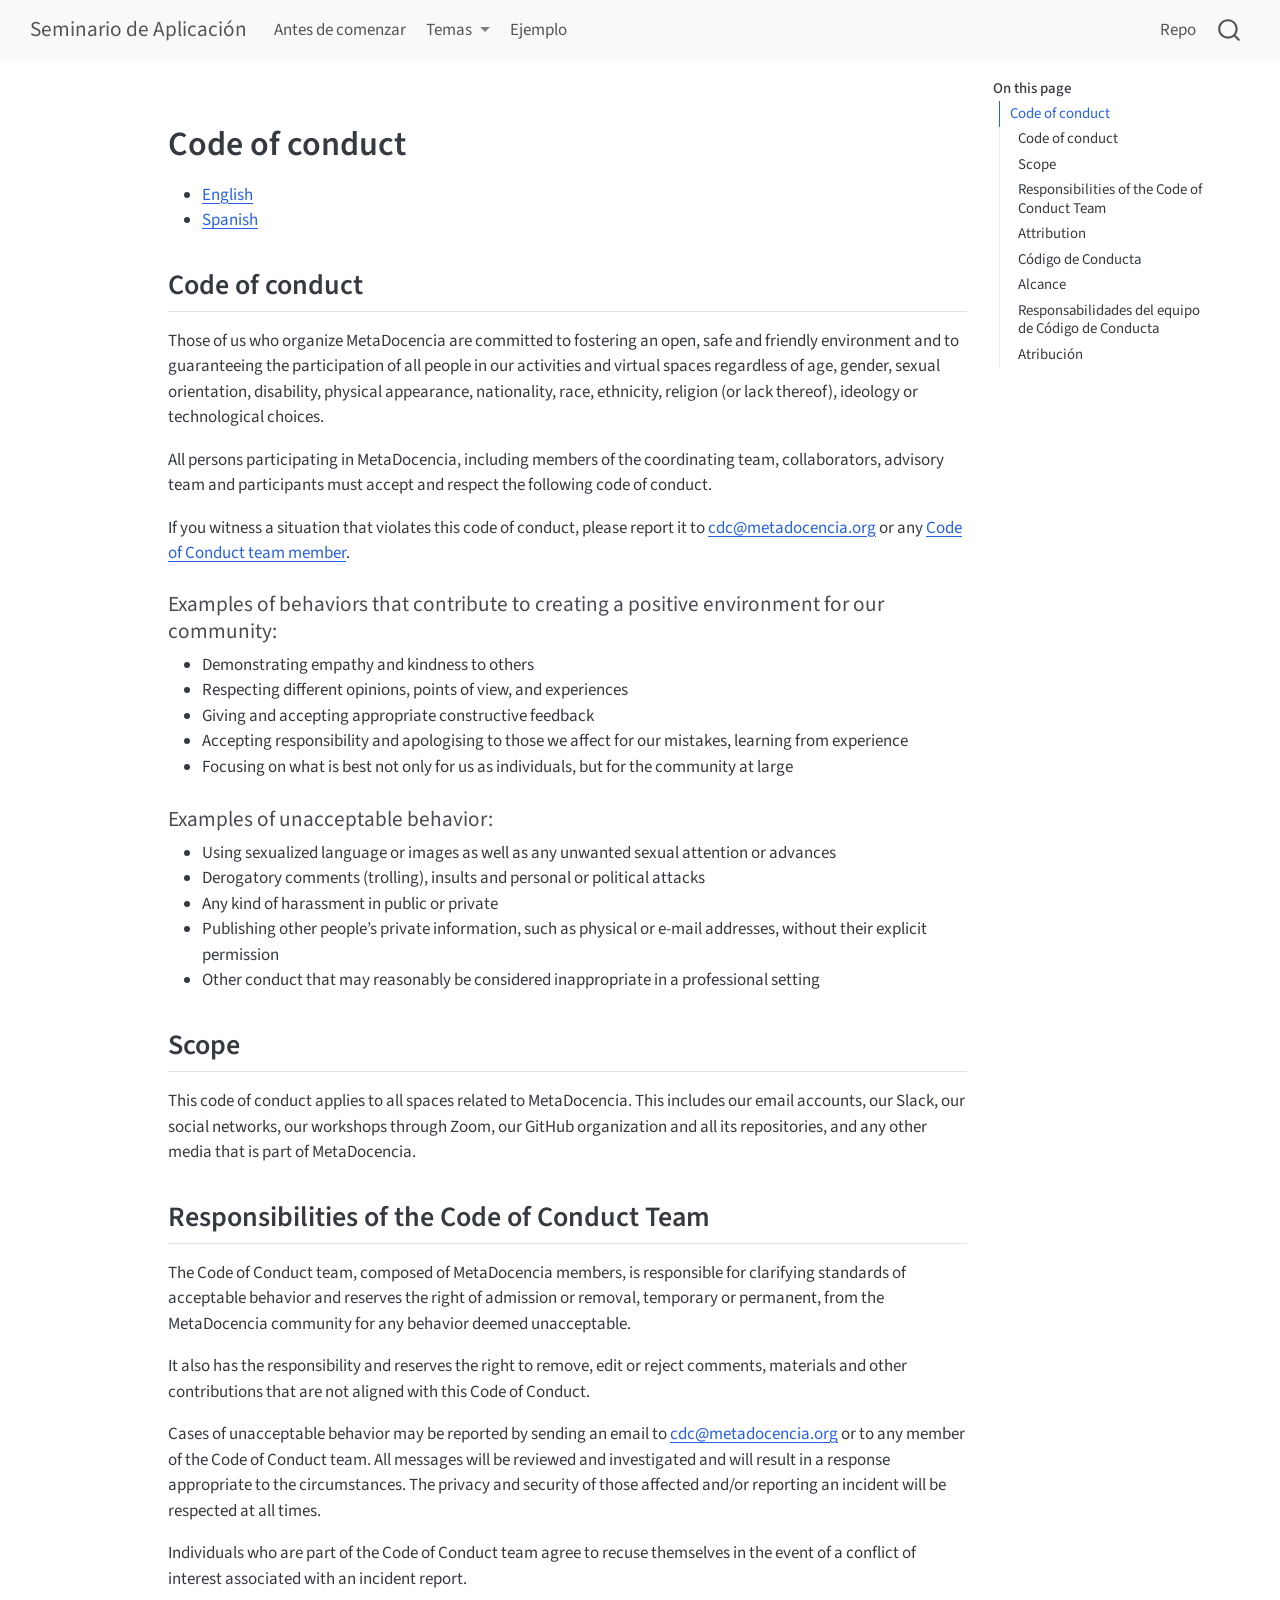
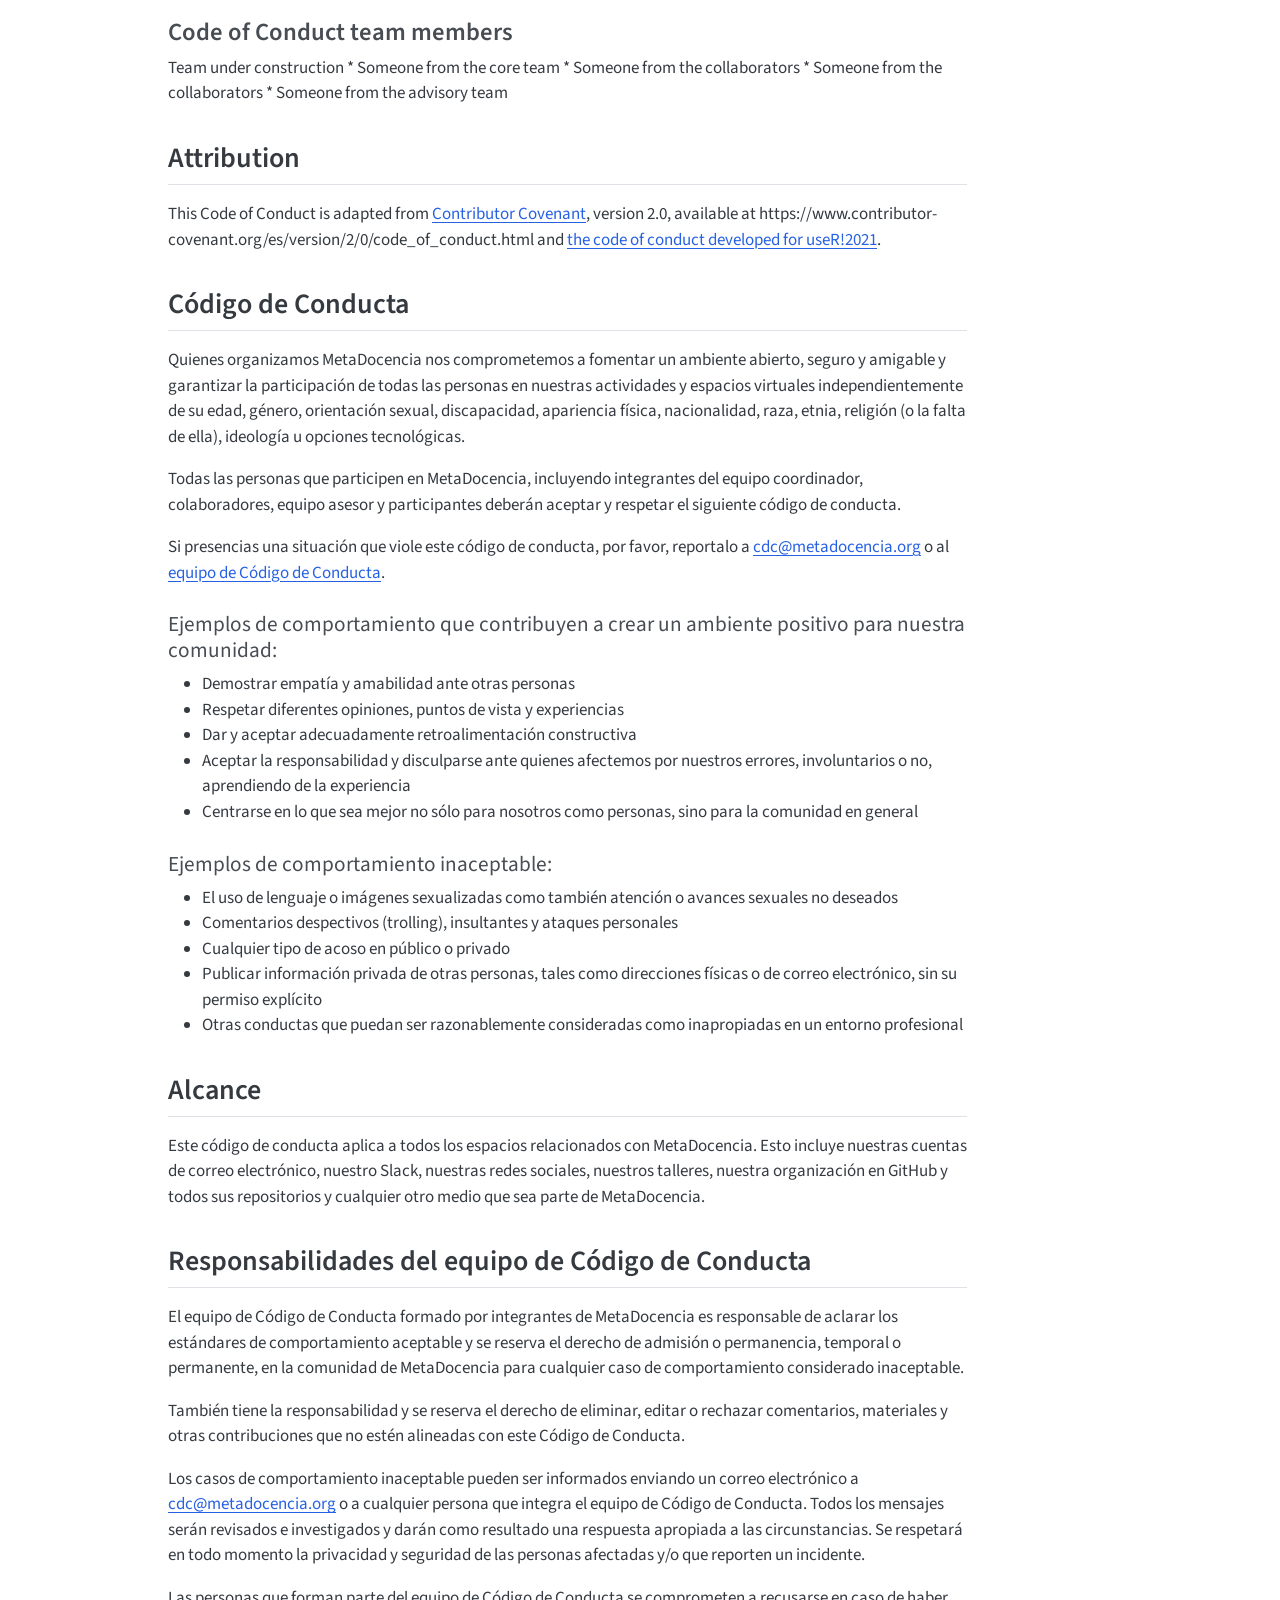
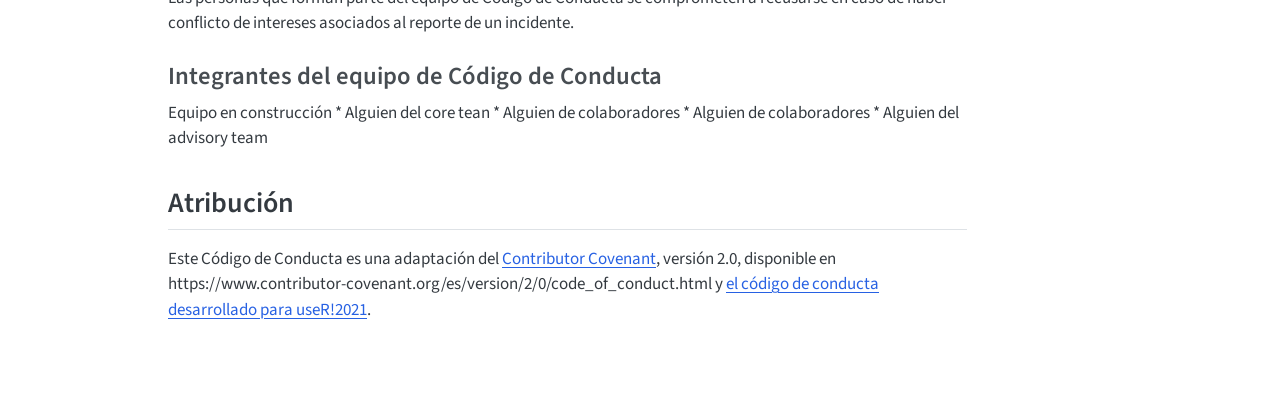
<file: docs/CODE_OF_CONDUCT.html>
<!DOCTYPE html>
<html xmlns="http://www.w3.org/1999/xhtml" lang="en" xml:lang="en"><head>

<meta charset="utf-8">
<meta name="generator" content="quarto-1.9.38">

<meta name="viewport" content="width=device-width, initial-scale=1.0, user-scalable=yes">


<title>code_of_conduct – Seminario de Aplicación</title>
<style>
/* Default styles provided by pandoc.
** See https://pandoc.org/MANUAL.html#variables-for-html for config info.
*/
code{white-space: pre-wrap;}
span.smallcaps{font-variant: small-caps;}
div.columns{display: flex; gap: min(4vw, 1.5em);}
div.column{flex: auto; overflow-x: auto;}
div.hanging-indent{margin-left: 1.5em; text-indent: -1.5em;}
ul.task-list{list-style: none;}
ul.task-list li input[type="checkbox"] {
  width: 0.8em;
  margin: 0 0.8em 0.2em -1em; /* quarto-specific, see https://github.com/quarto-dev/quarto-cli/issues/4556 */ 
  vertical-align: middle;
}
</style>


<script src="site_libs/quarto-nav/quarto-nav.js"></script>
<script src="site_libs/quarto-nav/headroom.min.js"></script>
<script src="site_libs/clipboard/clipboard.min.js"></script>
<script src="site_libs/quarto-search/autocomplete.umd.js"></script>
<script src="site_libs/quarto-search/fuse.min.js"></script>
<script src="site_libs/quarto-search/quarto-search.js"></script>
<meta name="quarto:offset" content="./">
<script src="site_libs/quarto-html/quarto.js" type="module"></script>
<script src="site_libs/quarto-html/tabsets/tabsets.js" type="module"></script>
<script src="site_libs/quarto-html/popper.min.js"></script>
<script src="site_libs/quarto-html/tippy.umd.min.js"></script>
<script src="site_libs/quarto-html/anchor.min.js"></script>
<link href="site_libs/quarto-html/tippy.css" rel="stylesheet">
<link href="site_libs/quarto-html/quarto-syntax-highlighting-15634bcf2e68342d4ad2dfa704d543f6.css" rel="stylesheet" id="quarto-text-highlighting-styles">
<script src="site_libs/bootstrap/bootstrap.min.js"></script>
<link href="site_libs/bootstrap/bootstrap-icons.css" rel="stylesheet">
<link href="site_libs/bootstrap/bootstrap-8d95036e6d8c286c63da85f4d26d3c43.min.css" rel="stylesheet" append-hash="true" id="quarto-bootstrap" data-mode="light">
<script id="quarto-search-options" type="application/json">{
  "location": "navbar",
  "copy-button": false,
  "collapse-after": 3,
  "panel-placement": "end",
  "type": "overlay",
  "limit": 50,
  "keyboard-shortcut": [
    "f",
    "/",
    "s"
  ],
  "show-item-context": false,
  "language": {
    "search-no-results-text": "No results",
    "search-matching-documents-text": "matching documents",
    "search-copy-link-title": "Copy link to search",
    "search-hide-matches-text": "Hide additional matches",
    "search-more-match-text": "more match in this document",
    "search-more-matches-text": "more matches in this document",
    "search-clear-button-title": "Clear",
    "search-text-placeholder": "",
    "search-detached-cancel-button-title": "Cancel",
    "search-submit-button-title": "Submit",
    "search-label": "Search"
  }
}</script>


</head>

<body class="nav-fixed quarto-light">

<div id="quarto-search-results"></div>
  <header id="quarto-header" class="headroom fixed-top">
    <nav class="navbar navbar-expand-lg " data-bs-theme="dark">
      <div class="navbar-container container-fluid">
      <div class="navbar-brand-container mx-auto">
    <a class="navbar-brand" href="./index.html">
    <span class="navbar-title">Seminario de Aplicación</span>
    </a>
  </div>
            <div id="quarto-search" class="" title="Search"></div>
          <button class="navbar-toggler" type="button" data-bs-toggle="collapse" data-bs-target="#navbarCollapse" aria-controls="navbarCollapse" role="menu" aria-expanded="false" aria-label="Toggle navigation" onclick="if (window.quartoToggleHeadroom) { window.quartoToggleHeadroom(); }">
  <span class="navbar-toggler-icon"></span>
</button>
          <div class="collapse navbar-collapse" id="navbarCollapse">
            <ul class="navbar-nav navbar-nav-scroll me-auto">
  <li class="nav-item">
    <a class="nav-link" href="./prepare.html"> 
<span class="menu-text">Antes de comenzar</span></a>
  </li>  
  <li class="nav-item dropdown ">
    <a class="nav-link dropdown-toggle" href="#" id="nav-menu-temas" role="link" data-bs-toggle="dropdown" aria-expanded="false">
 <span class="menu-text">Temas</span>
    </a>
    <ul class="dropdown-menu" aria-labelledby="nav-menu-temas">    
        <li>
    <a class="dropdown-item" href="./01-introduction.html">
 <span class="dropdown-text">Introducción y reportes</span></a>
  </li>  
        <li>
    <a class="dropdown-item" href="./02-reading-data.html">
 <span class="dropdown-text">Leyendo datos</span></a>
  </li>  
        <li>
    <a class="dropdown-item" href="./03-plotting-data.html">
 <span class="dropdown-text">Graficando datos</span></a>
  </li>  
        <li>
    <a class="dropdown-item" href="./04-data-manipulation.html">
 <span class="dropdown-text">Maninpulación de datos</span></a>
  </li>  
        <li>
    <a class="dropdown-item" href="./05-reports.html">
 <span class="dropdown-text">Comunicando nuestro trabajo</span></a>
  </li>  
    </ul>
  </li>
  <li class="nav-item">
    <a class="nav-link" href="./reporte_cultivares.html"> 
<span class="menu-text">Ejemplo</span></a>
  </li>  
</ul>
            <ul class="navbar-nav navbar-nav-scroll ms-auto">
  <li class="nav-item">
    <a class="nav-link" href="https://github.com/yabellini/AgroReportesConR"> 
<span class="menu-text">Repo</span></a>
  </li>  
</ul>
          </div> <!-- /navcollapse -->
            <div class="quarto-navbar-tools">
</div>
      </div> <!-- /container-fluid -->
    </nav>
</header>
<!-- content -->
<div id="quarto-content" class="quarto-container page-columns page-rows-contents page-layout-article page-navbar">
<!-- sidebar -->
<!-- margin-sidebar -->
    <div id="quarto-margin-sidebar" class="sidebar margin-sidebar">
        <nav id="TOC" role="doc-toc" class="toc-active">
    <h2 id="toc-title">On this page</h2>
   
  <ul>
  <li><a href="#code-of-conduct" id="toc-code-of-conduct" class="nav-link active" data-scroll-target="#code-of-conduct">Code of conduct</a>
  <ul class="collapse">
  <li><a href="#code-of-conduct-1" id="toc-code-of-conduct-1" class="nav-link" data-scroll-target="#code-of-conduct-1">Code of conduct</a></li>
  <li><a href="#scope" id="toc-scope" class="nav-link" data-scroll-target="#scope">Scope</a></li>
  <li><a href="#responsibilities-of-the-code-of-conduct-team" id="toc-responsibilities-of-the-code-of-conduct-team" class="nav-link" data-scroll-target="#responsibilities-of-the-code-of-conduct-team">Responsibilities of the Code of Conduct Team</a>
  <ul class="collapse">
  <li><a href="#cdc_members" id="toc-cdc_members" class="nav-link" data-scroll-target="#cdc_members">Code of Conduct team members</a></li>
  </ul></li>
  <li><a href="#attribution" id="toc-attribution" class="nav-link" data-scroll-target="#attribution">Attribution</a></li>
  <li><a href="#código-de-conducta" id="toc-código-de-conducta" class="nav-link" data-scroll-target="#código-de-conducta">Código de Conducta</a></li>
  <li><a href="#alcance" id="toc-alcance" class="nav-link" data-scroll-target="#alcance">Alcance</a></li>
  <li><a href="#responsabilidades-del-equipo-de-código-de-conducta" id="toc-responsabilidades-del-equipo-de-código-de-conducta" class="nav-link" data-scroll-target="#responsabilidades-del-equipo-de-código-de-conducta">Responsabilidades del equipo de Código de Conducta</a>
  <ul class="collapse">
  <li><a href="#miembros_cdc" id="toc-miembros_cdc" class="nav-link" data-scroll-target="#miembros_cdc">Integrantes del equipo de Código de Conducta</a></li>
  </ul></li>
  <li><a href="#atribución" id="toc-atribución" class="nav-link" data-scroll-target="#atribución">Atribución</a></li>
  </ul></li>
  </ul>
</nav>
    </div>
<!-- main -->
<main class="content" id="quarto-document-content"><header id="title-block-header" class="quarto-title-block"></header>




<section id="code-of-conduct" class="level1">
<h1>Code of conduct</h1>
<ul>
<li><a href="#code-of-conduct">English</a></li>
<li><a href="#código-de-conducta">Spanish</a></li>
</ul>
<section id="code-of-conduct-1" class="level2">
<h2 class="anchored" data-anchor-id="code-of-conduct-1">Code of conduct</h2>
<p>Those of us who organize MetaDocencia are committed to fostering an open, safe and friendly environment and to guaranteeing the participation of all people in our activities and virtual spaces regardless of age, gender, sexual orientation, disability, physical appearance, nationality, race, ethnicity, religion (or lack thereof), ideology or technological choices.</p>
<p>All persons participating in MetaDocencia, including members of the coordinating team, collaborators, advisory team and participants must accept and respect the following code of conduct.</p>
<p>If you witness a situation that violates this code of conduct, please report it to <a href="mailto:cdc@metadocencia.org">cdc@metadocencia.org</a> or any <a href="#cdc_members">Code of Conduct team member</a>.</p>
<section id="examples-of-behaviors-that-contribute-to-creating-a-positive-environment-for-our-community" class="level4">
<h4 class="anchored" data-anchor-id="examples-of-behaviors-that-contribute-to-creating-a-positive-environment-for-our-community">Examples of behaviors that contribute to creating a positive environment for our community:</h4>
<ul>
<li>Demonstrating empathy and kindness to others</li>
<li>Respecting different opinions, points of view, and experiences</li>
<li>Giving and accepting appropriate constructive feedback</li>
<li>Accepting responsibility and apologising to those we affect for our mistakes, learning from experience</li>
<li>Focusing on what is best not only for us as individuals, but for the community at large</li>
</ul>
</section>
<section id="examples-of-unacceptable-behavior" class="level4">
<h4 class="anchored" data-anchor-id="examples-of-unacceptable-behavior">Examples of unacceptable behavior:</h4>
<ul>
<li>Using sexualized language or images as well as any unwanted sexual attention or advances</li>
<li>Derogatory comments (trolling), insults and personal or political attacks</li>
<li>Any kind of harassment in public or private</li>
<li>Publishing other people’s private information, such as physical or e-mail addresses, without their explicit permission</li>
<li>Other conduct that may reasonably be considered inappropriate in a professional setting</li>
</ul>
</section>
</section>
<section id="scope" class="level2">
<h2 class="anchored" data-anchor-id="scope">Scope</h2>
<p>This code of conduct applies to all spaces related to MetaDocencia. This includes our email accounts, our Slack, our social networks, our workshops through Zoom, our GitHub organization and all its repositories, and any other media that is part of MetaDocencia.</p>
</section>
<section id="responsibilities-of-the-code-of-conduct-team" class="level2">
<h2 class="anchored" data-anchor-id="responsibilities-of-the-code-of-conduct-team">Responsibilities of the Code of Conduct Team</h2>
<p>The Code of Conduct team, composed of MetaDocencia members, is responsible for clarifying standards of acceptable behavior and reserves the right of admission or removal, temporary or permanent, from the MetaDocencia community for any behavior deemed unacceptable.</p>
<p>It also has the responsibility and reserves the right to remove, edit or reject comments, materials and other contributions that are not aligned with this Code of Conduct.</p>
<p>Cases of unacceptable behavior may be reported by sending an email to <a href="mailto:cdc@metadocencia.org">cdc@metadocencia.org</a> or to any member of the Code of Conduct team. All messages will be reviewed and investigated and will result in a response appropriate to the circumstances. The privacy and security of those affected and/or reporting an incident will be respected at all times.</p>
<p>Individuals who are part of the Code of Conduct team agree to recuse themselves in the event of a conflict of interest associated with an incident report.</p>
<section id="cdc_members" class="level3">
<h3 class="anchored" data-anchor-id="cdc_members">Code of Conduct team members</h3>
<p>Team under construction * Someone from the core team * Someone from the collaborators * Someone from the collaborators * Someone from the advisory team</p>
</section>
</section>
<section id="attribution" class="level2">
<h2 class="anchored" data-anchor-id="attribution">Attribution</h2>
<p>This Code of Conduct is adapted from <a href="https://www.contributor-covenant.org">Contributor Covenant</a>, version 2.0, available at https://www.contributor-covenant.org/es/version/2/0/code_of_conduct.html and <a href="https://user2021.r-project.org/participation/coc/">the code of conduct developed for useR!2021</a>.</p>
</section>
<section id="código-de-conducta" class="level2">
<h2 class="anchored" data-anchor-id="código-de-conducta">Código de Conducta</h2>
<p>Quienes organizamos MetaDocencia nos comprometemos a fomentar un ambiente abierto, seguro y amigable y garantizar la participación de todas las personas en nuestras actividades y espacios virtuales independientemente de su edad, género, orientación sexual, discapacidad, apariencia física, nacionalidad, raza, etnia, religión (o la falta de ella), ideología u opciones tecnológicas.</p>
<p>Todas las personas que participen en MetaDocencia, incluyendo integrantes del equipo coordinador, colaboradores, equipo asesor y participantes deberán aceptar y respetar el siguiente código de conducta.</p>
<p>Si presencias una situación que viole este código de conducta, por favor, reportalo a <a href="mailto:cdc@metadocencia.org">cdc@metadocencia.org</a> o al <a href="#miembros_cdc">equipo de Código de Conducta</a>.</p>
<section id="ejemplos-de-comportamiento-que-contribuyen-a-crear-un-ambiente-positivo-para-nuestra-comunidad" class="level4">
<h4 class="anchored" data-anchor-id="ejemplos-de-comportamiento-que-contribuyen-a-crear-un-ambiente-positivo-para-nuestra-comunidad">Ejemplos de comportamiento que contribuyen a crear un ambiente positivo para nuestra comunidad:</h4>
<ul>
<li>Demostrar empatía y amabilidad ante otras personas</li>
<li>Respetar diferentes opiniones, puntos de vista y experiencias</li>
<li>Dar y aceptar adecuadamente retroalimentación constructiva</li>
<li>Aceptar la responsabilidad y disculparse ante quienes afectemos por nuestros errores, involuntarios o no, aprendiendo de la experiencia</li>
<li>Centrarse en lo que sea mejor no sólo para nosotros como personas, sino para la comunidad en general</li>
</ul>
</section>
<section id="ejemplos-de-comportamiento-inaceptable" class="level4">
<h4 class="anchored" data-anchor-id="ejemplos-de-comportamiento-inaceptable">Ejemplos de comportamiento inaceptable:</h4>
<ul>
<li>El uso de lenguaje o imágenes sexualizadas como también atención o avances sexuales no deseados</li>
<li>Comentarios despectivos (trolling), insultantes y ataques personales</li>
<li>Cualquier tipo de acoso en público o privado</li>
<li>Publicar información privada de otras personas, tales como direcciones físicas o de correo electrónico, sin su permiso explícito</li>
<li>Otras conductas que puedan ser razonablemente consideradas como inapropiadas en un entorno profesional</li>
</ul>
</section>
</section>
<section id="alcance" class="level2">
<h2 class="anchored" data-anchor-id="alcance">Alcance</h2>
<p>Este código de conducta aplica a todos los espacios relacionados con MetaDocencia. Esto incluye nuestras cuentas de correo electrónico, nuestro Slack, nuestras redes sociales, nuestros talleres, nuestra organización en GitHub y todos sus repositorios y cualquier otro medio que sea parte de MetaDocencia.</p>
</section>
<section id="responsabilidades-del-equipo-de-código-de-conducta" class="level2">
<h2 class="anchored" data-anchor-id="responsabilidades-del-equipo-de-código-de-conducta">Responsabilidades del equipo de Código de Conducta</h2>
<p>El equipo de Código de Conducta formado por integrantes de MetaDocencia es responsable de aclarar los estándares de comportamiento aceptable y se reserva el derecho de admisión o permanencia, temporal o permanente, en la comunidad de MetaDocencia para cualquier caso de comportamiento considerado inaceptable.</p>
<p>También tiene la responsabilidad y se reserva el derecho de eliminar, editar o rechazar comentarios, materiales y otras contribuciones que no estén alineadas con este Código de Conducta.</p>
<p>Los casos de comportamiento inaceptable pueden ser informados enviando un correo electrónico a <a href="mailto:cdc@metadocencia.org">cdc@metadocencia.org</a> o a cualquier persona que integra el equipo de Código de Conducta. Todos los mensajes serán revisados e investigados y darán como resultado una respuesta apropiada a las circunstancias. Se respetará en todo momento la privacidad y seguridad de las personas afectadas y/o que reporten un incidente.</p>
<p>Las personas que forman parte del equipo de Código de Conducta se comprometen a recusarse en caso de haber conflicto de intereses asociados al reporte de un incidente.</p>
<section id="miembros_cdc" class="level3">
<h3 class="anchored" data-anchor-id="miembros_cdc">Integrantes del equipo de Código de Conducta</h3>
<p>Equipo en construcción * Alguien del core tean * Alguien de colaboradores * Alguien de colaboradores * Alguien del advisory team</p>
</section>
</section>
<section id="atribución" class="level2">
<h2 class="anchored" data-anchor-id="atribución">Atribución</h2>
<p>Este Código de Conducta es una adaptación del <a href="https://www.contributor-covenant.org">Contributor Covenant</a>, versión 2.0, disponible en https://www.contributor-covenant.org/es/version/2/0/code_of_conduct.html y <a href="https://user2021.r-project.org/participation/coc/">el código de conducta desarrollado para useR!2021</a>.</p>


</section>
</section>

</main> <!-- /main -->
<script id="quarto-html-after-body" type="application/javascript">
  window.document.addEventListener("DOMContentLoaded", function (event) {
    const icon = "";
    const anchorJS = new window.AnchorJS();
    anchorJS.options = {
      placement: 'right',
      icon: icon
    };
    anchorJS.add('.anchored');
    const isCodeAnnotation = (el) => {
      for (const clz of el.classList) {
        if (clz.startsWith('code-annotation-')) {                     
          return true;
        }
      }
      return false;
    }
    const onCopySuccess = function(e) {
      // button target
      const button = e.trigger;
      // don't keep focus
      button.blur();
      // flash "checked"
      button.classList.add('code-copy-button-checked');
      var currentTitle = button.getAttribute("title");
      button.setAttribute("title", "Copied!");
      let tooltip;
      if (window.bootstrap) {
        button.setAttribute("data-bs-toggle", "tooltip");
        button.setAttribute("data-bs-placement", "left");
        button.setAttribute("data-bs-title", "Copied!");
        tooltip = new bootstrap.Tooltip(button, 
          { trigger: "manual", 
            customClass: "code-copy-button-tooltip",
            offset: [0, -8]});
        tooltip.show();    
      }
      setTimeout(function() {
        if (tooltip) {
          tooltip.hide();
          button.removeAttribute("data-bs-title");
          button.removeAttribute("data-bs-toggle");
          button.removeAttribute("data-bs-placement");
        }
        button.setAttribute("title", currentTitle);
        button.classList.remove('code-copy-button-checked');
      }, 1000);
      // clear code selection
      e.clearSelection();
    }
    const getTextToCopy = function(trigger) {
      const outerScaffold = trigger.parentElement.cloneNode(true);
      const codeEl = outerScaffold.querySelector('code');
      for (const childEl of codeEl.children) {
        if (isCodeAnnotation(childEl)) {
          childEl.remove();
        }
      }
      return codeEl.innerText;
    }
    const clipboard = new window.ClipboardJS('.code-copy-button:not([data-in-quarto-modal])', {
      text: getTextToCopy
    });
    clipboard.on('success', onCopySuccess);
    if (window.document.getElementById('quarto-embedded-source-code-modal')) {
      const clipboardModal = new window.ClipboardJS('.code-copy-button[data-in-quarto-modal]', {
        text: getTextToCopy,
        container: window.document.getElementById('quarto-embedded-source-code-modal')
      });
      clipboardModal.on('success', onCopySuccess);
    }
      var localhostRegex = new RegExp(/^(?:http|https):\/\/localhost\:?[0-9]*\//);
      var mailtoRegex = new RegExp(/^mailto:/);
        var filterRegex = new RegExp('/' + window.location.host + '/');
      var isInternal = (href) => {
          return filterRegex.test(href) || localhostRegex.test(href) || mailtoRegex.test(href);
      }
      // Inspect non-navigation links and adorn them if external
     var links = window.document.querySelectorAll('a[href]:not(.nav-link):not(.navbar-brand):not(.toc-action):not(.sidebar-link):not(.sidebar-item-toggle):not(.pagination-link):not(.no-external):not([aria-hidden]):not(.dropdown-item):not(.quarto-navigation-tool):not(.about-link)');
      for (var i=0; i<links.length; i++) {
        const link = links[i];
        if (!isInternal(link.href)) {
          // undo the damage that might have been done by quarto-nav.js in the case of
          // links that we want to consider external
          if (link.dataset.originalHref !== undefined) {
            link.href = link.dataset.originalHref;
          }
        }
      }
    function tippyHover(el, contentFn, onTriggerFn, onUntriggerFn) {
      const config = {
        allowHTML: true,
        maxWidth: 500,
        delay: 100,
        arrow: false,
        appendTo: function(el) {
            return el.parentElement;
        },
        interactive: true,
        interactiveBorder: 10,
        theme: 'quarto',
        placement: 'bottom-start',
      };
      if (contentFn) {
        config.content = contentFn;
      }
      if (onTriggerFn) {
        config.onTrigger = onTriggerFn;
      }
      if (onUntriggerFn) {
        config.onUntrigger = onUntriggerFn;
      }
      window.tippy(el, config); 
    }
    const noterefs = window.document.querySelectorAll('a[role="doc-noteref"]');
    for (var i=0; i<noterefs.length; i++) {
      const ref = noterefs[i];
      tippyHover(ref, function() {
        // use id or data attribute instead here
        let href = ref.getAttribute('data-footnote-href') || ref.getAttribute('href');
        try { href = new URL(href).hash; } catch {}
        const id = href.replace(/^#\/?/, "");
        const note = window.document.getElementById(id);
        if (note) {
          return note.innerHTML;
        } else {
          return "";
        }
      });
    }
    const xrefs = window.document.querySelectorAll('a.quarto-xref');
    const processXRef = (id, note) => {
      // Strip column container classes
      const stripColumnClz = (el) => {
        el.classList.remove("page-full", "page-columns");
        if (el.children) {
          for (const child of el.children) {
            stripColumnClz(child);
          }
        }
      }
      stripColumnClz(note)
      if (id === null || id.startsWith('sec-')) {
        // Special case sections, only their first couple elements
        const container = document.createElement("div");
        if (note.children && note.children.length > 2) {
          container.appendChild(note.children[0].cloneNode(true));
          for (let i = 1; i < note.children.length; i++) {
            const child = note.children[i];
            if (child.tagName === "P" && child.innerText === "") {
              continue;
            } else {
              container.appendChild(child.cloneNode(true));
              break;
            }
          }
          if (window.Quarto?.typesetMath) {
            window.Quarto.typesetMath(container);
          }
          return container.innerHTML
        } else {
          if (window.Quarto?.typesetMath) {
            window.Quarto.typesetMath(note);
          }
          return note.innerHTML;
        }
      } else {
        // Remove any anchor links if they are present
        const anchorLink = note.querySelector('a.anchorjs-link');
        if (anchorLink) {
          anchorLink.remove();
        }
        if (window.Quarto?.typesetMath) {
          window.Quarto.typesetMath(note);
        }
        if (note.classList.contains("callout")) {
          return note.outerHTML;
        } else {
          return note.innerHTML;
        }
      }
    }
    for (var i=0; i<xrefs.length; i++) {
      const xref = xrefs[i];
      tippyHover(xref, undefined, function(instance) {
        instance.disable();
        let url = xref.getAttribute('href');
        let hash = undefined; 
        if (url.startsWith('#')) {
          hash = url;
        } else {
          try { hash = new URL(url).hash; } catch {}
        }
        if (hash) {
          const id = hash.replace(/^#\/?/, "");
          const note = window.document.getElementById(id);
          if (note !== null) {
            try {
              const html = processXRef(id, note.cloneNode(true));
              instance.setContent(html);
            } finally {
              instance.enable();
              instance.show();
            }
          } else {
            // See if we can fetch this
            fetch(url.split('#')[0])
            .then(res => res.text())
            .then(html => {
              const parser = new DOMParser();
              const htmlDoc = parser.parseFromString(html, "text/html");
              const note = htmlDoc.getElementById(id);
              if (note !== null) {
                const html = processXRef(id, note);
                instance.setContent(html);
              } 
            }).finally(() => {
              instance.enable();
              instance.show();
            });
          }
        } else {
          // See if we can fetch a full url (with no hash to target)
          // This is a special case and we should probably do some content thinning / targeting
          fetch(url)
          .then(res => res.text())
          .then(html => {
            const parser = new DOMParser();
            const htmlDoc = parser.parseFromString(html, "text/html");
            const note = htmlDoc.querySelector('main.content');
            if (note !== null) {
              // This should only happen for chapter cross references
              // (since there is no id in the URL)
              // remove the first header
              if (note.children.length > 0 && note.children[0].tagName === "HEADER") {
                note.children[0].remove();
              }
              const html = processXRef(null, note);
              instance.setContent(html);
            } 
          }).finally(() => {
            instance.enable();
            instance.show();
          });
        }
      }, function(instance) {
      });
    }
        let selectedAnnoteEl;
        const selectorForAnnotation = ( cell, annotation) => {
          let cellAttr = 'data-code-cell="' + cell + '"';
          let lineAttr = 'data-code-annotation="' +  annotation + '"';
          const selector = 'span[' + cellAttr + '][' + lineAttr + ']';
          return selector;
        }
        const selectCodeLines = (annoteEl) => {
          const doc = window.document;
          const targetCell = annoteEl.getAttribute("data-target-cell");
          const targetAnnotation = annoteEl.getAttribute("data-target-annotation");
          const annoteSpan = window.document.querySelector(selectorForAnnotation(targetCell, targetAnnotation));
          const lines = annoteSpan.getAttribute("data-code-lines").split(",");
          const lineIds = lines.map((line) => {
            return targetCell + "-" + line;
          })
          let top = null;
          let height = null;
          let parent = null;
          if (lineIds.length > 0) {
              //compute the position of the single el (top and bottom and make a div)
              const el = window.document.getElementById(lineIds[0]);
              top = el.offsetTop;
              height = el.offsetHeight;
              parent = el.parentElement.parentElement;
            if (lineIds.length > 1) {
              const lastEl = window.document.getElementById(lineIds[lineIds.length - 1]);
              const bottom = lastEl.offsetTop + lastEl.offsetHeight;
              height = bottom - top;
            }
            if (top !== null && height !== null && parent !== null) {
              // cook up a div (if necessary) and position it 
              let div = window.document.getElementById("code-annotation-line-highlight");
              if (div === null) {
                div = window.document.createElement("div");
                div.setAttribute("id", "code-annotation-line-highlight");
                div.style.position = 'absolute';
                parent.appendChild(div);
              }
              div.style.top = top - 2 + "px";
              div.style.height = height + 4 + "px";
              div.style.left = 0;
              let gutterDiv = window.document.getElementById("code-annotation-line-highlight-gutter");
              if (gutterDiv === null) {
                gutterDiv = window.document.createElement("div");
                gutterDiv.setAttribute("id", "code-annotation-line-highlight-gutter");
                gutterDiv.style.position = 'absolute';
                const codeCell = window.document.getElementById(targetCell);
                const gutter = codeCell.querySelector('.code-annotation-gutter');
                gutter.appendChild(gutterDiv);
              }
              gutterDiv.style.top = top - 2 + "px";
              gutterDiv.style.height = height + 4 + "px";
            }
            selectedAnnoteEl = annoteEl;
          }
        };
        const unselectCodeLines = () => {
          const elementsIds = ["code-annotation-line-highlight", "code-annotation-line-highlight-gutter"];
          elementsIds.forEach((elId) => {
            const div = window.document.getElementById(elId);
            if (div) {
              div.remove();
            }
          });
          selectedAnnoteEl = undefined;
        };
          // Handle positioning of the toggle
      window.addEventListener(
        "resize",
        throttle(() => {
          elRect = undefined;
          if (selectedAnnoteEl) {
            selectCodeLines(selectedAnnoteEl);
          }
        }, 10)
      );
      function throttle(fn, ms) {
      let throttle = false;
      let timer;
        return (...args) => {
          if(!throttle) { // first call gets through
              fn.apply(this, args);
              throttle = true;
          } else { // all the others get throttled
              if(timer) clearTimeout(timer); // cancel #2
              timer = setTimeout(() => {
                fn.apply(this, args);
                timer = throttle = false;
              }, ms);
          }
        };
      }
        // Attach click handler to the DT
        const annoteDls = window.document.querySelectorAll('dt[data-target-cell]');
        for (const annoteDlNode of annoteDls) {
          annoteDlNode.addEventListener('click', (event) => {
            const clickedEl = event.target;
            if (clickedEl !== selectedAnnoteEl) {
              unselectCodeLines();
              const activeEl = window.document.querySelector('dt[data-target-cell].code-annotation-active');
              if (activeEl) {
                activeEl.classList.remove('code-annotation-active');
              }
              selectCodeLines(clickedEl);
              clickedEl.classList.add('code-annotation-active');
            } else {
              // Unselect the line
              unselectCodeLines();
              clickedEl.classList.remove('code-annotation-active');
            }
          });
        }
    const findCites = (el) => {
      const parentEl = el.parentElement;
      if (parentEl) {
        const cites = parentEl.dataset.cites;
        if (cites) {
          return {
            el,
            cites: cites.split(' ')
          };
        } else {
          return findCites(el.parentElement)
        }
      } else {
        return undefined;
      }
    };
    var bibliorefs = window.document.querySelectorAll('a[role="doc-biblioref"]');
    for (var i=0; i<bibliorefs.length; i++) {
      const ref = bibliorefs[i];
      const citeInfo = findCites(ref);
      if (citeInfo) {
        tippyHover(citeInfo.el, function() {
          var popup = window.document.createElement('div');
          citeInfo.cites.forEach(function(cite) {
            var citeDiv = window.document.createElement('div');
            citeDiv.classList.add('hanging-indent');
            citeDiv.classList.add('csl-entry');
            var biblioDiv = window.document.getElementById('ref-' + cite);
            if (biblioDiv) {
              citeDiv.innerHTML = biblioDiv.innerHTML;
            }
            popup.appendChild(citeDiv);
          });
          return popup.innerHTML;
        });
      }
    }
  });
  </script>
</div> <!-- /content -->




</body></html>
</file>
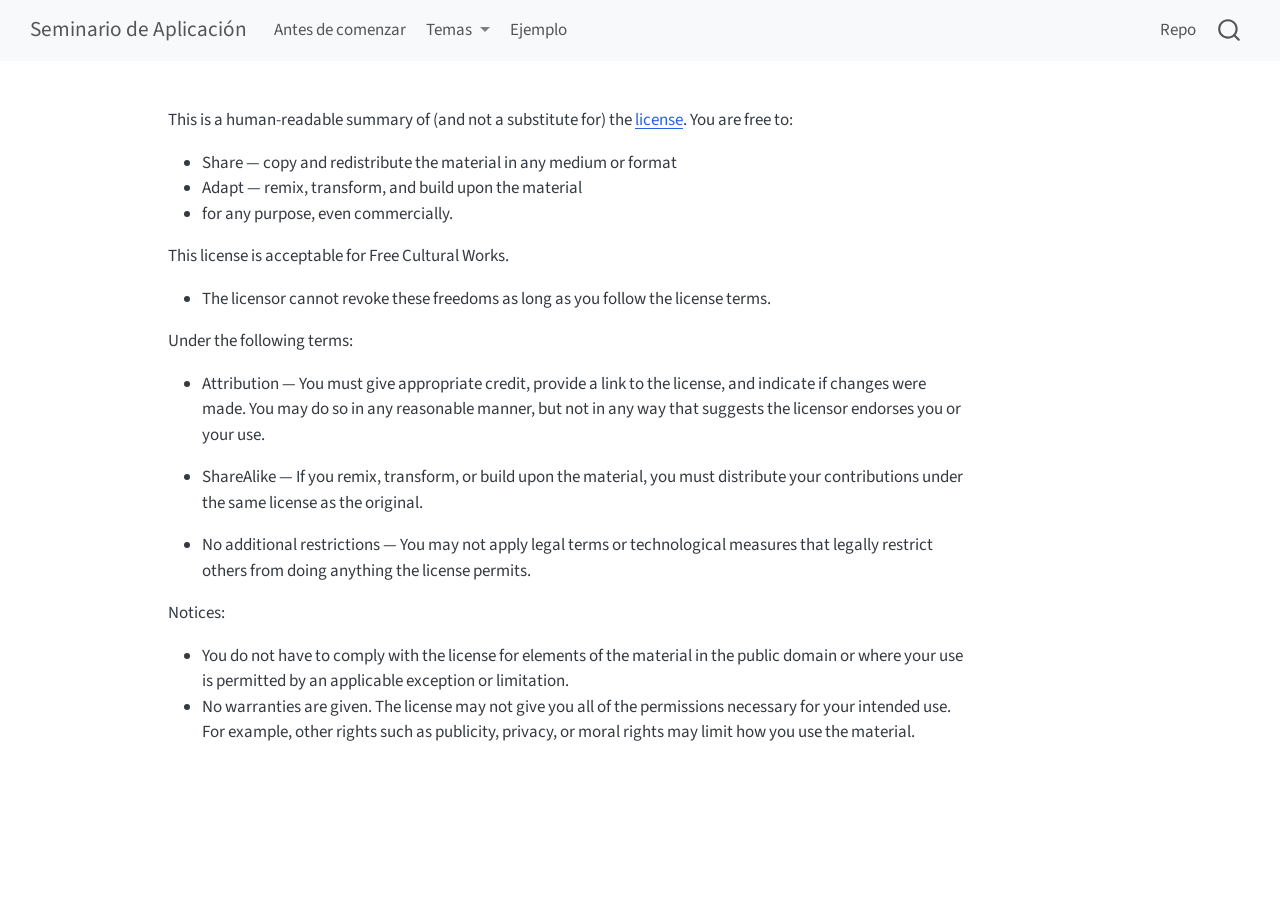
<file: docs/LICENSE.html>
<!DOCTYPE html>
<html xmlns="http://www.w3.org/1999/xhtml" lang="en" xml:lang="en"><head>

<meta charset="utf-8">
<meta name="generator" content="quarto-1.9.38">

<meta name="viewport" content="width=device-width, initial-scale=1.0, user-scalable=yes">


<title>license – Seminario de Aplicación</title>
<style>
/* Default styles provided by pandoc.
** See https://pandoc.org/MANUAL.html#variables-for-html for config info.
*/
code{white-space: pre-wrap;}
span.smallcaps{font-variant: small-caps;}
div.columns{display: flex; gap: min(4vw, 1.5em);}
div.column{flex: auto; overflow-x: auto;}
div.hanging-indent{margin-left: 1.5em; text-indent: -1.5em;}
ul.task-list{list-style: none;}
ul.task-list li input[type="checkbox"] {
  width: 0.8em;
  margin: 0 0.8em 0.2em -1em; /* quarto-specific, see https://github.com/quarto-dev/quarto-cli/issues/4556 */ 
  vertical-align: middle;
}
</style>


<script src="site_libs/quarto-nav/quarto-nav.js"></script>
<script src="site_libs/quarto-nav/headroom.min.js"></script>
<script src="site_libs/clipboard/clipboard.min.js"></script>
<script src="site_libs/quarto-search/autocomplete.umd.js"></script>
<script src="site_libs/quarto-search/fuse.min.js"></script>
<script src="site_libs/quarto-search/quarto-search.js"></script>
<meta name="quarto:offset" content="./">
<script src="site_libs/quarto-html/quarto.js" type="module"></script>
<script src="site_libs/quarto-html/tabsets/tabsets.js" type="module"></script>
<script src="site_libs/quarto-html/popper.min.js"></script>
<script src="site_libs/quarto-html/tippy.umd.min.js"></script>
<script src="site_libs/quarto-html/anchor.min.js"></script>
<link href="site_libs/quarto-html/tippy.css" rel="stylesheet">
<link href="site_libs/quarto-html/quarto-syntax-highlighting-15634bcf2e68342d4ad2dfa704d543f6.css" rel="stylesheet" id="quarto-text-highlighting-styles">
<script src="site_libs/bootstrap/bootstrap.min.js"></script>
<link href="site_libs/bootstrap/bootstrap-icons.css" rel="stylesheet">
<link href="site_libs/bootstrap/bootstrap-8d95036e6d8c286c63da85f4d26d3c43.min.css" rel="stylesheet" append-hash="true" id="quarto-bootstrap" data-mode="light">
<script id="quarto-search-options" type="application/json">{
  "location": "navbar",
  "copy-button": false,
  "collapse-after": 3,
  "panel-placement": "end",
  "type": "overlay",
  "limit": 50,
  "keyboard-shortcut": [
    "f",
    "/",
    "s"
  ],
  "show-item-context": false,
  "language": {
    "search-no-results-text": "No results",
    "search-matching-documents-text": "matching documents",
    "search-copy-link-title": "Copy link to search",
    "search-hide-matches-text": "Hide additional matches",
    "search-more-match-text": "more match in this document",
    "search-more-matches-text": "more matches in this document",
    "search-clear-button-title": "Clear",
    "search-text-placeholder": "",
    "search-detached-cancel-button-title": "Cancel",
    "search-submit-button-title": "Submit",
    "search-label": "Search"
  }
}</script>


</head>

<body class="nav-fixed quarto-light">

<div id="quarto-search-results"></div>
  <header id="quarto-header" class="headroom fixed-top">
    <nav class="navbar navbar-expand-lg " data-bs-theme="dark">
      <div class="navbar-container container-fluid">
      <div class="navbar-brand-container mx-auto">
    <a class="navbar-brand" href="./index.html">
    <span class="navbar-title">Seminario de Aplicación</span>
    </a>
  </div>
            <div id="quarto-search" class="" title="Search"></div>
          <button class="navbar-toggler" type="button" data-bs-toggle="collapse" data-bs-target="#navbarCollapse" aria-controls="navbarCollapse" role="menu" aria-expanded="false" aria-label="Toggle navigation" onclick="if (window.quartoToggleHeadroom) { window.quartoToggleHeadroom(); }">
  <span class="navbar-toggler-icon"></span>
</button>
          <div class="collapse navbar-collapse" id="navbarCollapse">
            <ul class="navbar-nav navbar-nav-scroll me-auto">
  <li class="nav-item">
    <a class="nav-link" href="./prepare.html"> 
<span class="menu-text">Antes de comenzar</span></a>
  </li>  
  <li class="nav-item dropdown ">
    <a class="nav-link dropdown-toggle" href="#" id="nav-menu-temas" role="link" data-bs-toggle="dropdown" aria-expanded="false">
 <span class="menu-text">Temas</span>
    </a>
    <ul class="dropdown-menu" aria-labelledby="nav-menu-temas">    
        <li>
    <a class="dropdown-item" href="./01-introduction.html">
 <span class="dropdown-text">Introducción y reportes</span></a>
  </li>  
        <li>
    <a class="dropdown-item" href="./02-reading-data.html">
 <span class="dropdown-text">Leyendo datos</span></a>
  </li>  
        <li>
    <a class="dropdown-item" href="./03-plotting-data.html">
 <span class="dropdown-text">Graficando datos</span></a>
  </li>  
        <li>
    <a class="dropdown-item" href="./04-data-manipulation.html">
 <span class="dropdown-text">Maninpulación de datos</span></a>
  </li>  
        <li>
    <a class="dropdown-item" href="./05-reports.html">
 <span class="dropdown-text">Comunicando nuestro trabajo</span></a>
  </li>  
    </ul>
  </li>
  <li class="nav-item">
    <a class="nav-link" href="./reporte_cultivares.html"> 
<span class="menu-text">Ejemplo</span></a>
  </li>  
</ul>
            <ul class="navbar-nav navbar-nav-scroll ms-auto">
  <li class="nav-item">
    <a class="nav-link" href="https://github.com/yabellini/AgroReportesConR"> 
<span class="menu-text">Repo</span></a>
  </li>  
</ul>
          </div> <!-- /navcollapse -->
            <div class="quarto-navbar-tools">
</div>
      </div> <!-- /container-fluid -->
    </nav>
</header>
<!-- content -->
<div id="quarto-content" class="quarto-container page-columns page-rows-contents page-layout-article page-navbar">
<!-- sidebar -->
<!-- margin-sidebar -->
    <div id="quarto-margin-sidebar" class="sidebar margin-sidebar zindex-bottom">
        
    </div>
<!-- main -->
<main class="content" id="quarto-document-content"><header id="title-block-header" class="quarto-title-block"></header>




<p>This is a human-readable summary of (and not a substitute for) the <a href="https://creativecommons.org/licenses/by-sa/4.0/legalcode">license</a>. You are free to:</p>
<ul>
<li>Share — copy and redistribute the material in any medium or format</li>
<li>Adapt — remix, transform, and build upon the material</li>
<li>for any purpose, even commercially.</li>
</ul>
<p>This license is acceptable for Free Cultural Works.</p>
<ul>
<li>The licensor cannot revoke these freedoms as long as you follow the license terms.</li>
</ul>
<p>Under the following terms:</p>
<ul>
<li><p>Attribution — You must give appropriate credit, provide a link to the license, and indicate if changes were made. You may do so in any reasonable manner, but not in any way that suggests the licensor endorses you or your use.</p></li>
<li><p>ShareAlike — If you remix, transform, or build upon the material, you must distribute your contributions under the same license as the original.</p></li>
<li><p>No additional restrictions — You may not apply legal terms or technological measures that legally restrict others from doing anything the license permits.</p></li>
</ul>
<p>Notices:</p>
<ul>
<li>You do not have to comply with the license for elements of the material in the public domain or where your use is permitted by an applicable exception or limitation.</li>
<li>No warranties are given. The license may not give you all of the permissions necessary for your intended use. For example, other rights such as publicity, privacy, or moral rights may limit how you use the material.</li>
</ul>



</main> <!-- /main -->
<script id="quarto-html-after-body" type="application/javascript">
  window.document.addEventListener("DOMContentLoaded", function (event) {
    const icon = "";
    const anchorJS = new window.AnchorJS();
    anchorJS.options = {
      placement: 'right',
      icon: icon
    };
    anchorJS.add('.anchored');
    const isCodeAnnotation = (el) => {
      for (const clz of el.classList) {
        if (clz.startsWith('code-annotation-')) {                     
          return true;
        }
      }
      return false;
    }
    const onCopySuccess = function(e) {
      // button target
      const button = e.trigger;
      // don't keep focus
      button.blur();
      // flash "checked"
      button.classList.add('code-copy-button-checked');
      var currentTitle = button.getAttribute("title");
      button.setAttribute("title", "Copied!");
      let tooltip;
      if (window.bootstrap) {
        button.setAttribute("data-bs-toggle", "tooltip");
        button.setAttribute("data-bs-placement", "left");
        button.setAttribute("data-bs-title", "Copied!");
        tooltip = new bootstrap.Tooltip(button, 
          { trigger: "manual", 
            customClass: "code-copy-button-tooltip",
            offset: [0, -8]});
        tooltip.show();    
      }
      setTimeout(function() {
        if (tooltip) {
          tooltip.hide();
          button.removeAttribute("data-bs-title");
          button.removeAttribute("data-bs-toggle");
          button.removeAttribute("data-bs-placement");
        }
        button.setAttribute("title", currentTitle);
        button.classList.remove('code-copy-button-checked');
      }, 1000);
      // clear code selection
      e.clearSelection();
    }
    const getTextToCopy = function(trigger) {
      const outerScaffold = trigger.parentElement.cloneNode(true);
      const codeEl = outerScaffold.querySelector('code');
      for (const childEl of codeEl.children) {
        if (isCodeAnnotation(childEl)) {
          childEl.remove();
        }
      }
      return codeEl.innerText;
    }
    const clipboard = new window.ClipboardJS('.code-copy-button:not([data-in-quarto-modal])', {
      text: getTextToCopy
    });
    clipboard.on('success', onCopySuccess);
    if (window.document.getElementById('quarto-embedded-source-code-modal')) {
      const clipboardModal = new window.ClipboardJS('.code-copy-button[data-in-quarto-modal]', {
        text: getTextToCopy,
        container: window.document.getElementById('quarto-embedded-source-code-modal')
      });
      clipboardModal.on('success', onCopySuccess);
    }
      var localhostRegex = new RegExp(/^(?:http|https):\/\/localhost\:?[0-9]*\//);
      var mailtoRegex = new RegExp(/^mailto:/);
        var filterRegex = new RegExp('/' + window.location.host + '/');
      var isInternal = (href) => {
          return filterRegex.test(href) || localhostRegex.test(href) || mailtoRegex.test(href);
      }
      // Inspect non-navigation links and adorn them if external
     var links = window.document.querySelectorAll('a[href]:not(.nav-link):not(.navbar-brand):not(.toc-action):not(.sidebar-link):not(.sidebar-item-toggle):not(.pagination-link):not(.no-external):not([aria-hidden]):not(.dropdown-item):not(.quarto-navigation-tool):not(.about-link)');
      for (var i=0; i<links.length; i++) {
        const link = links[i];
        if (!isInternal(link.href)) {
          // undo the damage that might have been done by quarto-nav.js in the case of
          // links that we want to consider external
          if (link.dataset.originalHref !== undefined) {
            link.href = link.dataset.originalHref;
          }
        }
      }
    function tippyHover(el, contentFn, onTriggerFn, onUntriggerFn) {
      const config = {
        allowHTML: true,
        maxWidth: 500,
        delay: 100,
        arrow: false,
        appendTo: function(el) {
            return el.parentElement;
        },
        interactive: true,
        interactiveBorder: 10,
        theme: 'quarto',
        placement: 'bottom-start',
      };
      if (contentFn) {
        config.content = contentFn;
      }
      if (onTriggerFn) {
        config.onTrigger = onTriggerFn;
      }
      if (onUntriggerFn) {
        config.onUntrigger = onUntriggerFn;
      }
      window.tippy(el, config); 
    }
    const noterefs = window.document.querySelectorAll('a[role="doc-noteref"]');
    for (var i=0; i<noterefs.length; i++) {
      const ref = noterefs[i];
      tippyHover(ref, function() {
        // use id or data attribute instead here
        let href = ref.getAttribute('data-footnote-href') || ref.getAttribute('href');
        try { href = new URL(href).hash; } catch {}
        const id = href.replace(/^#\/?/, "");
        const note = window.document.getElementById(id);
        if (note) {
          return note.innerHTML;
        } else {
          return "";
        }
      });
    }
    const xrefs = window.document.querySelectorAll('a.quarto-xref');
    const processXRef = (id, note) => {
      // Strip column container classes
      const stripColumnClz = (el) => {
        el.classList.remove("page-full", "page-columns");
        if (el.children) {
          for (const child of el.children) {
            stripColumnClz(child);
          }
        }
      }
      stripColumnClz(note)
      if (id === null || id.startsWith('sec-')) {
        // Special case sections, only their first couple elements
        const container = document.createElement("div");
        if (note.children && note.children.length > 2) {
          container.appendChild(note.children[0].cloneNode(true));
          for (let i = 1; i < note.children.length; i++) {
            const child = note.children[i];
            if (child.tagName === "P" && child.innerText === "") {
              continue;
            } else {
              container.appendChild(child.cloneNode(true));
              break;
            }
          }
          if (window.Quarto?.typesetMath) {
            window.Quarto.typesetMath(container);
          }
          return container.innerHTML
        } else {
          if (window.Quarto?.typesetMath) {
            window.Quarto.typesetMath(note);
          }
          return note.innerHTML;
        }
      } else {
        // Remove any anchor links if they are present
        const anchorLink = note.querySelector('a.anchorjs-link');
        if (anchorLink) {
          anchorLink.remove();
        }
        if (window.Quarto?.typesetMath) {
          window.Quarto.typesetMath(note);
        }
        if (note.classList.contains("callout")) {
          return note.outerHTML;
        } else {
          return note.innerHTML;
        }
      }
    }
    for (var i=0; i<xrefs.length; i++) {
      const xref = xrefs[i];
      tippyHover(xref, undefined, function(instance) {
        instance.disable();
        let url = xref.getAttribute('href');
        let hash = undefined; 
        if (url.startsWith('#')) {
          hash = url;
        } else {
          try { hash = new URL(url).hash; } catch {}
        }
        if (hash) {
          const id = hash.replace(/^#\/?/, "");
          const note = window.document.getElementById(id);
          if (note !== null) {
            try {
              const html = processXRef(id, note.cloneNode(true));
              instance.setContent(html);
            } finally {
              instance.enable();
              instance.show();
            }
          } else {
            // See if we can fetch this
            fetch(url.split('#')[0])
            .then(res => res.text())
            .then(html => {
              const parser = new DOMParser();
              const htmlDoc = parser.parseFromString(html, "text/html");
              const note = htmlDoc.getElementById(id);
              if (note !== null) {
                const html = processXRef(id, note);
                instance.setContent(html);
              } 
            }).finally(() => {
              instance.enable();
              instance.show();
            });
          }
        } else {
          // See if we can fetch a full url (with no hash to target)
          // This is a special case and we should probably do some content thinning / targeting
          fetch(url)
          .then(res => res.text())
          .then(html => {
            const parser = new DOMParser();
            const htmlDoc = parser.parseFromString(html, "text/html");
            const note = htmlDoc.querySelector('main.content');
            if (note !== null) {
              // This should only happen for chapter cross references
              // (since there is no id in the URL)
              // remove the first header
              if (note.children.length > 0 && note.children[0].tagName === "HEADER") {
                note.children[0].remove();
              }
              const html = processXRef(null, note);
              instance.setContent(html);
            } 
          }).finally(() => {
            instance.enable();
            instance.show();
          });
        }
      }, function(instance) {
      });
    }
        let selectedAnnoteEl;
        const selectorForAnnotation = ( cell, annotation) => {
          let cellAttr = 'data-code-cell="' + cell + '"';
          let lineAttr = 'data-code-annotation="' +  annotation + '"';
          const selector = 'span[' + cellAttr + '][' + lineAttr + ']';
          return selector;
        }
        const selectCodeLines = (annoteEl) => {
          const doc = window.document;
          const targetCell = annoteEl.getAttribute("data-target-cell");
          const targetAnnotation = annoteEl.getAttribute("data-target-annotation");
          const annoteSpan = window.document.querySelector(selectorForAnnotation(targetCell, targetAnnotation));
          const lines = annoteSpan.getAttribute("data-code-lines").split(",");
          const lineIds = lines.map((line) => {
            return targetCell + "-" + line;
          })
          let top = null;
          let height = null;
          let parent = null;
          if (lineIds.length > 0) {
              //compute the position of the single el (top and bottom and make a div)
              const el = window.document.getElementById(lineIds[0]);
              top = el.offsetTop;
              height = el.offsetHeight;
              parent = el.parentElement.parentElement;
            if (lineIds.length > 1) {
              const lastEl = window.document.getElementById(lineIds[lineIds.length - 1]);
              const bottom = lastEl.offsetTop + lastEl.offsetHeight;
              height = bottom - top;
            }
            if (top !== null && height !== null && parent !== null) {
              // cook up a div (if necessary) and position it 
              let div = window.document.getElementById("code-annotation-line-highlight");
              if (div === null) {
                div = window.document.createElement("div");
                div.setAttribute("id", "code-annotation-line-highlight");
                div.style.position = 'absolute';
                parent.appendChild(div);
              }
              div.style.top = top - 2 + "px";
              div.style.height = height + 4 + "px";
              div.style.left = 0;
              let gutterDiv = window.document.getElementById("code-annotation-line-highlight-gutter");
              if (gutterDiv === null) {
                gutterDiv = window.document.createElement("div");
                gutterDiv.setAttribute("id", "code-annotation-line-highlight-gutter");
                gutterDiv.style.position = 'absolute';
                const codeCell = window.document.getElementById(targetCell);
                const gutter = codeCell.querySelector('.code-annotation-gutter');
                gutter.appendChild(gutterDiv);
              }
              gutterDiv.style.top = top - 2 + "px";
              gutterDiv.style.height = height + 4 + "px";
            }
            selectedAnnoteEl = annoteEl;
          }
        };
        const unselectCodeLines = () => {
          const elementsIds = ["code-annotation-line-highlight", "code-annotation-line-highlight-gutter"];
          elementsIds.forEach((elId) => {
            const div = window.document.getElementById(elId);
            if (div) {
              div.remove();
            }
          });
          selectedAnnoteEl = undefined;
        };
          // Handle positioning of the toggle
      window.addEventListener(
        "resize",
        throttle(() => {
          elRect = undefined;
          if (selectedAnnoteEl) {
            selectCodeLines(selectedAnnoteEl);
          }
        }, 10)
      );
      function throttle(fn, ms) {
      let throttle = false;
      let timer;
        return (...args) => {
          if(!throttle) { // first call gets through
              fn.apply(this, args);
              throttle = true;
          } else { // all the others get throttled
              if(timer) clearTimeout(timer); // cancel #2
              timer = setTimeout(() => {
                fn.apply(this, args);
                timer = throttle = false;
              }, ms);
          }
        };
      }
        // Attach click handler to the DT
        const annoteDls = window.document.querySelectorAll('dt[data-target-cell]');
        for (const annoteDlNode of annoteDls) {
          annoteDlNode.addEventListener('click', (event) => {
            const clickedEl = event.target;
            if (clickedEl !== selectedAnnoteEl) {
              unselectCodeLines();
              const activeEl = window.document.querySelector('dt[data-target-cell].code-annotation-active');
              if (activeEl) {
                activeEl.classList.remove('code-annotation-active');
              }
              selectCodeLines(clickedEl);
              clickedEl.classList.add('code-annotation-active');
            } else {
              // Unselect the line
              unselectCodeLines();
              clickedEl.classList.remove('code-annotation-active');
            }
          });
        }
    const findCites = (el) => {
      const parentEl = el.parentElement;
      if (parentEl) {
        const cites = parentEl.dataset.cites;
        if (cites) {
          return {
            el,
            cites: cites.split(' ')
          };
        } else {
          return findCites(el.parentElement)
        }
      } else {
        return undefined;
      }
    };
    var bibliorefs = window.document.querySelectorAll('a[role="doc-biblioref"]');
    for (var i=0; i<bibliorefs.length; i++) {
      const ref = bibliorefs[i];
      const citeInfo = findCites(ref);
      if (citeInfo) {
        tippyHover(citeInfo.el, function() {
          var popup = window.document.createElement('div');
          citeInfo.cites.forEach(function(cite) {
            var citeDiv = window.document.createElement('div');
            citeDiv.classList.add('hanging-indent');
            citeDiv.classList.add('csl-entry');
            var biblioDiv = window.document.getElementById('ref-' + cite);
            if (biblioDiv) {
              citeDiv.innerHTML = biblioDiv.innerHTML;
            }
            popup.appendChild(citeDiv);
          });
          return popup.innerHTML;
        });
      }
    }
  });
  </script>
</div> <!-- /content -->




</body></html>
</file>
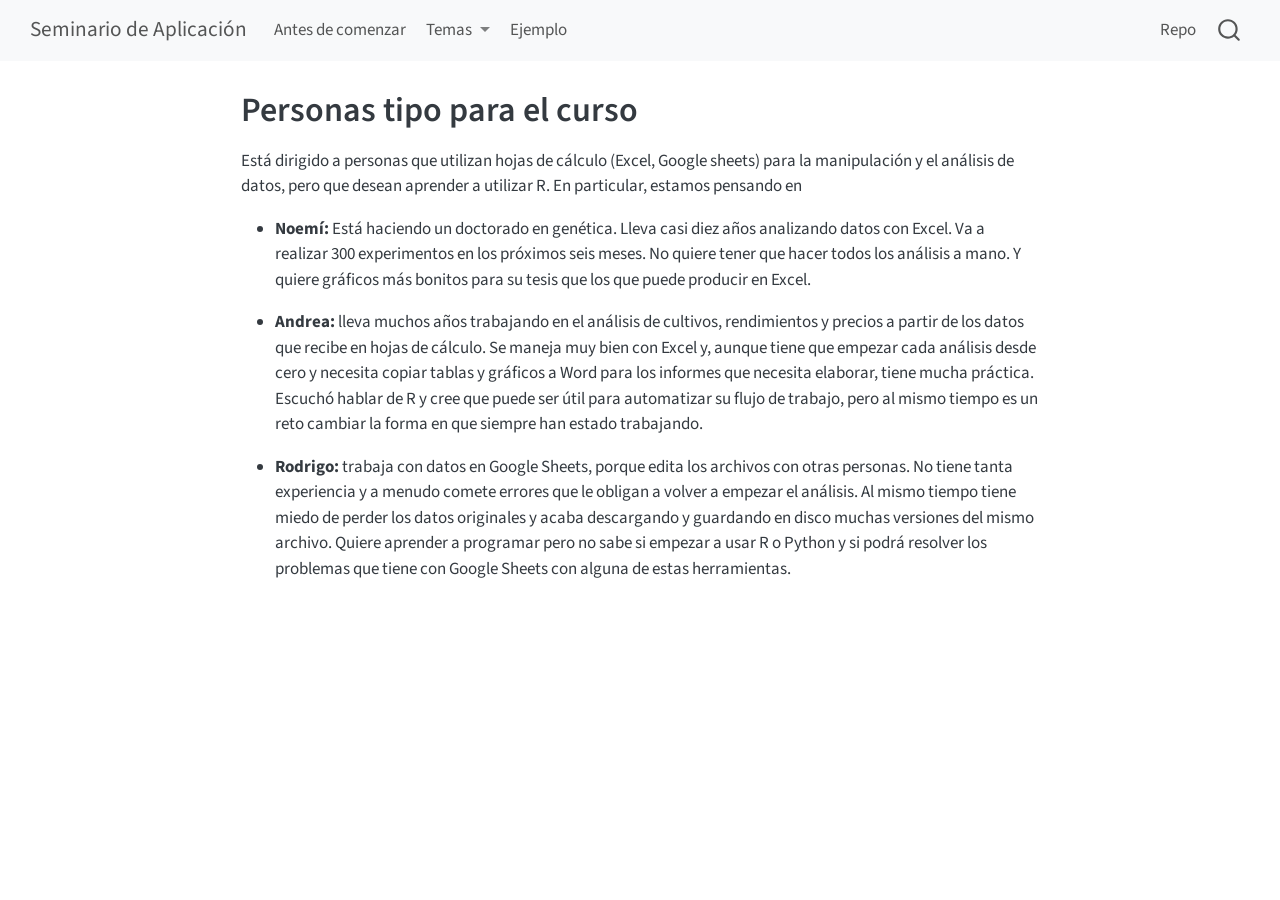
<file: docs/personas.html>
<!DOCTYPE html>
<html xmlns="http://www.w3.org/1999/xhtml" lang="en" xml:lang="en"><head>

<meta charset="utf-8">
<meta name="generator" content="quarto-1.9.38">

<meta name="viewport" content="width=device-width, initial-scale=1.0, user-scalable=yes">


<title>Personas tipo para el curso – Seminario de Aplicación</title>
<style>
/* Default styles provided by pandoc.
** See https://pandoc.org/MANUAL.html#variables-for-html for config info.
*/
code{white-space: pre-wrap;}
span.smallcaps{font-variant: small-caps;}
div.columns{display: flex; gap: min(4vw, 1.5em);}
div.column{flex: auto; overflow-x: auto;}
div.hanging-indent{margin-left: 1.5em; text-indent: -1.5em;}
ul.task-list{list-style: none;}
ul.task-list li input[type="checkbox"] {
  width: 0.8em;
  margin: 0 0.8em 0.2em -1em; /* quarto-specific, see https://github.com/quarto-dev/quarto-cli/issues/4556 */ 
  vertical-align: middle;
}
</style>


<script src="site_libs/quarto-nav/quarto-nav.js"></script>
<script src="site_libs/quarto-nav/headroom.min.js"></script>
<script src="site_libs/clipboard/clipboard.min.js"></script>
<script src="site_libs/quarto-search/autocomplete.umd.js"></script>
<script src="site_libs/quarto-search/fuse.min.js"></script>
<script src="site_libs/quarto-search/quarto-search.js"></script>
<meta name="quarto:offset" content="./">
<script src="site_libs/quarto-html/quarto.js" type="module"></script>
<script src="site_libs/quarto-html/tabsets/tabsets.js" type="module"></script>
<script src="site_libs/quarto-html/popper.min.js"></script>
<script src="site_libs/quarto-html/tippy.umd.min.js"></script>
<script src="site_libs/quarto-html/anchor.min.js"></script>
<link href="site_libs/quarto-html/tippy.css" rel="stylesheet">
<link href="site_libs/quarto-html/quarto-syntax-highlighting-15634bcf2e68342d4ad2dfa704d543f6.css" rel="stylesheet" id="quarto-text-highlighting-styles">
<script src="site_libs/bootstrap/bootstrap.min.js"></script>
<link href="site_libs/bootstrap/bootstrap-icons.css" rel="stylesheet">
<link href="site_libs/bootstrap/bootstrap-8d95036e6d8c286c63da85f4d26d3c43.min.css" rel="stylesheet" append-hash="true" id="quarto-bootstrap" data-mode="light">
<script id="quarto-search-options" type="application/json">{
  "location": "navbar",
  "copy-button": false,
  "collapse-after": 3,
  "panel-placement": "end",
  "type": "overlay",
  "limit": 50,
  "keyboard-shortcut": [
    "f",
    "/",
    "s"
  ],
  "show-item-context": false,
  "language": {
    "search-no-results-text": "No results",
    "search-matching-documents-text": "matching documents",
    "search-copy-link-title": "Copy link to search",
    "search-hide-matches-text": "Hide additional matches",
    "search-more-match-text": "more match in this document",
    "search-more-matches-text": "more matches in this document",
    "search-clear-button-title": "Clear",
    "search-text-placeholder": "",
    "search-detached-cancel-button-title": "Cancel",
    "search-submit-button-title": "Submit",
    "search-label": "Search"
  }
}</script>


</head>

<body class="nav-fixed fullcontent quarto-light">

<div id="quarto-search-results"></div>
  <header id="quarto-header" class="headroom fixed-top">
    <nav class="navbar navbar-expand-lg " data-bs-theme="dark">
      <div class="navbar-container container-fluid">
      <div class="navbar-brand-container mx-auto">
    <a class="navbar-brand" href="./index.html">
    <span class="navbar-title">Seminario de Aplicación</span>
    </a>
  </div>
            <div id="quarto-search" class="" title="Search"></div>
          <button class="navbar-toggler" type="button" data-bs-toggle="collapse" data-bs-target="#navbarCollapse" aria-controls="navbarCollapse" role="menu" aria-expanded="false" aria-label="Toggle navigation" onclick="if (window.quartoToggleHeadroom) { window.quartoToggleHeadroom(); }">
  <span class="navbar-toggler-icon"></span>
</button>
          <div class="collapse navbar-collapse" id="navbarCollapse">
            <ul class="navbar-nav navbar-nav-scroll me-auto">
  <li class="nav-item">
    <a class="nav-link" href="./prepare.html"> 
<span class="menu-text">Antes de comenzar</span></a>
  </li>  
  <li class="nav-item dropdown ">
    <a class="nav-link dropdown-toggle" href="#" id="nav-menu-temas" role="link" data-bs-toggle="dropdown" aria-expanded="false">
 <span class="menu-text">Temas</span>
    </a>
    <ul class="dropdown-menu" aria-labelledby="nav-menu-temas">    
        <li>
    <a class="dropdown-item" href="./01-introduction.html">
 <span class="dropdown-text">Introducción y reportes</span></a>
  </li>  
        <li>
    <a class="dropdown-item" href="./02-reading-data.html">
 <span class="dropdown-text">Leyendo datos</span></a>
  </li>  
        <li>
    <a class="dropdown-item" href="./03-plotting-data.html">
 <span class="dropdown-text">Graficando datos</span></a>
  </li>  
        <li>
    <a class="dropdown-item" href="./04-data-manipulation.html">
 <span class="dropdown-text">Maninpulación de datos</span></a>
  </li>  
        <li>
    <a class="dropdown-item" href="./05-reports.html">
 <span class="dropdown-text">Comunicando nuestro trabajo</span></a>
  </li>  
    </ul>
  </li>
  <li class="nav-item">
    <a class="nav-link" href="./reporte_cultivares.html"> 
<span class="menu-text">Ejemplo</span></a>
  </li>  
</ul>
            <ul class="navbar-nav navbar-nav-scroll ms-auto">
  <li class="nav-item">
    <a class="nav-link" href="https://github.com/yabellini/AgroReportesConR"> 
<span class="menu-text">Repo</span></a>
  </li>  
</ul>
          </div> <!-- /navcollapse -->
            <div class="quarto-navbar-tools">
</div>
      </div> <!-- /container-fluid -->
    </nav>
</header>
<!-- content -->
<div id="quarto-content" class="quarto-container page-columns page-rows-contents page-layout-article page-navbar">
<!-- sidebar -->
<!-- margin-sidebar -->
    
<!-- main -->
<main class="content" id="quarto-document-content">

<header id="title-block-header" class="quarto-title-block default">
<div class="quarto-title">
<h1 class="title">Personas tipo para el curso</h1>
</div>



<div class="quarto-title-meta">

    
  
    
  </div>
  


</header>


<p>Está dirigido a personas que utilizan hojas de cálculo (Excel, Google sheets) para la manipulación y el análisis de datos, pero que desean aprender a utilizar R. En particular, estamos pensando en</p>
<ul>
<li><p><strong>Noemí:</strong> Está haciendo un doctorado en genética. Lleva casi diez años analizando datos con Excel. Va a realizar 300 experimentos en los próximos seis meses. No quiere tener que hacer todos los análisis a mano. Y quiere gráficos más bonitos para su tesis que los que puede producir en Excel.</p></li>
<li><p><strong>Andrea:</strong> lleva muchos años trabajando en el análisis de cultivos, rendimientos y precios a partir de los datos que recibe en hojas de cálculo. Se maneja muy bien con Excel y, aunque tiene que empezar cada análisis desde cero y necesita copiar tablas y gráficos a Word para los informes que necesita elaborar, tiene mucha práctica. Escuchó hablar de R y cree que puede ser útil para automatizar su flujo de trabajo, pero al mismo tiempo es un reto cambiar la forma en que siempre han estado trabajando.</p></li>
<li><p><strong>Rodrigo:</strong> trabaja con datos en Google Sheets, porque edita los archivos con otras personas. No tiene tanta experiencia y a menudo comete errores que le obligan a volver a empezar el análisis. Al mismo tiempo tiene miedo de perder los datos originales y acaba descargando y guardando en disco muchas versiones del mismo archivo. Quiere aprender a programar pero no sabe si empezar a usar R o Python y si podrá resolver los problemas que tiene con Google Sheets con alguna de estas herramientas.</p></li>
</ul>



</main> <!-- /main -->
<script id="quarto-html-after-body" type="application/javascript">
  window.document.addEventListener("DOMContentLoaded", function (event) {
    const icon = "";
    const anchorJS = new window.AnchorJS();
    anchorJS.options = {
      placement: 'right',
      icon: icon
    };
    anchorJS.add('.anchored');
    const isCodeAnnotation = (el) => {
      for (const clz of el.classList) {
        if (clz.startsWith('code-annotation-')) {                     
          return true;
        }
      }
      return false;
    }
    const onCopySuccess = function(e) {
      // button target
      const button = e.trigger;
      // don't keep focus
      button.blur();
      // flash "checked"
      button.classList.add('code-copy-button-checked');
      var currentTitle = button.getAttribute("title");
      button.setAttribute("title", "Copied!");
      let tooltip;
      if (window.bootstrap) {
        button.setAttribute("data-bs-toggle", "tooltip");
        button.setAttribute("data-bs-placement", "left");
        button.setAttribute("data-bs-title", "Copied!");
        tooltip = new bootstrap.Tooltip(button, 
          { trigger: "manual", 
            customClass: "code-copy-button-tooltip",
            offset: [0, -8]});
        tooltip.show();    
      }
      setTimeout(function() {
        if (tooltip) {
          tooltip.hide();
          button.removeAttribute("data-bs-title");
          button.removeAttribute("data-bs-toggle");
          button.removeAttribute("data-bs-placement");
        }
        button.setAttribute("title", currentTitle);
        button.classList.remove('code-copy-button-checked');
      }, 1000);
      // clear code selection
      e.clearSelection();
    }
    const getTextToCopy = function(trigger) {
      const outerScaffold = trigger.parentElement.cloneNode(true);
      const codeEl = outerScaffold.querySelector('code');
      for (const childEl of codeEl.children) {
        if (isCodeAnnotation(childEl)) {
          childEl.remove();
        }
      }
      return codeEl.innerText;
    }
    const clipboard = new window.ClipboardJS('.code-copy-button:not([data-in-quarto-modal])', {
      text: getTextToCopy
    });
    clipboard.on('success', onCopySuccess);
    if (window.document.getElementById('quarto-embedded-source-code-modal')) {
      const clipboardModal = new window.ClipboardJS('.code-copy-button[data-in-quarto-modal]', {
        text: getTextToCopy,
        container: window.document.getElementById('quarto-embedded-source-code-modal')
      });
      clipboardModal.on('success', onCopySuccess);
    }
      var localhostRegex = new RegExp(/^(?:http|https):\/\/localhost\:?[0-9]*\//);
      var mailtoRegex = new RegExp(/^mailto:/);
        var filterRegex = new RegExp('/' + window.location.host + '/');
      var isInternal = (href) => {
          return filterRegex.test(href) || localhostRegex.test(href) || mailtoRegex.test(href);
      }
      // Inspect non-navigation links and adorn them if external
     var links = window.document.querySelectorAll('a[href]:not(.nav-link):not(.navbar-brand):not(.toc-action):not(.sidebar-link):not(.sidebar-item-toggle):not(.pagination-link):not(.no-external):not([aria-hidden]):not(.dropdown-item):not(.quarto-navigation-tool):not(.about-link)');
      for (var i=0; i<links.length; i++) {
        const link = links[i];
        if (!isInternal(link.href)) {
          // undo the damage that might have been done by quarto-nav.js in the case of
          // links that we want to consider external
          if (link.dataset.originalHref !== undefined) {
            link.href = link.dataset.originalHref;
          }
        }
      }
    function tippyHover(el, contentFn, onTriggerFn, onUntriggerFn) {
      const config = {
        allowHTML: true,
        maxWidth: 500,
        delay: 100,
        arrow: false,
        appendTo: function(el) {
            return el.parentElement;
        },
        interactive: true,
        interactiveBorder: 10,
        theme: 'quarto',
        placement: 'bottom-start',
      };
      if (contentFn) {
        config.content = contentFn;
      }
      if (onTriggerFn) {
        config.onTrigger = onTriggerFn;
      }
      if (onUntriggerFn) {
        config.onUntrigger = onUntriggerFn;
      }
      window.tippy(el, config); 
    }
    const noterefs = window.document.querySelectorAll('a[role="doc-noteref"]');
    for (var i=0; i<noterefs.length; i++) {
      const ref = noterefs[i];
      tippyHover(ref, function() {
        // use id or data attribute instead here
        let href = ref.getAttribute('data-footnote-href') || ref.getAttribute('href');
        try { href = new URL(href).hash; } catch {}
        const id = href.replace(/^#\/?/, "");
        const note = window.document.getElementById(id);
        if (note) {
          return note.innerHTML;
        } else {
          return "";
        }
      });
    }
    const xrefs = window.document.querySelectorAll('a.quarto-xref');
    const processXRef = (id, note) => {
      // Strip column container classes
      const stripColumnClz = (el) => {
        el.classList.remove("page-full", "page-columns");
        if (el.children) {
          for (const child of el.children) {
            stripColumnClz(child);
          }
        }
      }
      stripColumnClz(note)
      if (id === null || id.startsWith('sec-')) {
        // Special case sections, only their first couple elements
        const container = document.createElement("div");
        if (note.children && note.children.length > 2) {
          container.appendChild(note.children[0].cloneNode(true));
          for (let i = 1; i < note.children.length; i++) {
            const child = note.children[i];
            if (child.tagName === "P" && child.innerText === "") {
              continue;
            } else {
              container.appendChild(child.cloneNode(true));
              break;
            }
          }
          if (window.Quarto?.typesetMath) {
            window.Quarto.typesetMath(container);
          }
          return container.innerHTML
        } else {
          if (window.Quarto?.typesetMath) {
            window.Quarto.typesetMath(note);
          }
          return note.innerHTML;
        }
      } else {
        // Remove any anchor links if they are present
        const anchorLink = note.querySelector('a.anchorjs-link');
        if (anchorLink) {
          anchorLink.remove();
        }
        if (window.Quarto?.typesetMath) {
          window.Quarto.typesetMath(note);
        }
        if (note.classList.contains("callout")) {
          return note.outerHTML;
        } else {
          return note.innerHTML;
        }
      }
    }
    for (var i=0; i<xrefs.length; i++) {
      const xref = xrefs[i];
      tippyHover(xref, undefined, function(instance) {
        instance.disable();
        let url = xref.getAttribute('href');
        let hash = undefined; 
        if (url.startsWith('#')) {
          hash = url;
        } else {
          try { hash = new URL(url).hash; } catch {}
        }
        if (hash) {
          const id = hash.replace(/^#\/?/, "");
          const note = window.document.getElementById(id);
          if (note !== null) {
            try {
              const html = processXRef(id, note.cloneNode(true));
              instance.setContent(html);
            } finally {
              instance.enable();
              instance.show();
            }
          } else {
            // See if we can fetch this
            fetch(url.split('#')[0])
            .then(res => res.text())
            .then(html => {
              const parser = new DOMParser();
              const htmlDoc = parser.parseFromString(html, "text/html");
              const note = htmlDoc.getElementById(id);
              if (note !== null) {
                const html = processXRef(id, note);
                instance.setContent(html);
              } 
            }).finally(() => {
              instance.enable();
              instance.show();
            });
          }
        } else {
          // See if we can fetch a full url (with no hash to target)
          // This is a special case and we should probably do some content thinning / targeting
          fetch(url)
          .then(res => res.text())
          .then(html => {
            const parser = new DOMParser();
            const htmlDoc = parser.parseFromString(html, "text/html");
            const note = htmlDoc.querySelector('main.content');
            if (note !== null) {
              // This should only happen for chapter cross references
              // (since there is no id in the URL)
              // remove the first header
              if (note.children.length > 0 && note.children[0].tagName === "HEADER") {
                note.children[0].remove();
              }
              const html = processXRef(null, note);
              instance.setContent(html);
            } 
          }).finally(() => {
            instance.enable();
            instance.show();
          });
        }
      }, function(instance) {
      });
    }
        let selectedAnnoteEl;
        const selectorForAnnotation = ( cell, annotation) => {
          let cellAttr = 'data-code-cell="' + cell + '"';
          let lineAttr = 'data-code-annotation="' +  annotation + '"';
          const selector = 'span[' + cellAttr + '][' + lineAttr + ']';
          return selector;
        }
        const selectCodeLines = (annoteEl) => {
          const doc = window.document;
          const targetCell = annoteEl.getAttribute("data-target-cell");
          const targetAnnotation = annoteEl.getAttribute("data-target-annotation");
          const annoteSpan = window.document.querySelector(selectorForAnnotation(targetCell, targetAnnotation));
          const lines = annoteSpan.getAttribute("data-code-lines").split(",");
          const lineIds = lines.map((line) => {
            return targetCell + "-" + line;
          })
          let top = null;
          let height = null;
          let parent = null;
          if (lineIds.length > 0) {
              //compute the position of the single el (top and bottom and make a div)
              const el = window.document.getElementById(lineIds[0]);
              top = el.offsetTop;
              height = el.offsetHeight;
              parent = el.parentElement.parentElement;
            if (lineIds.length > 1) {
              const lastEl = window.document.getElementById(lineIds[lineIds.length - 1]);
              const bottom = lastEl.offsetTop + lastEl.offsetHeight;
              height = bottom - top;
            }
            if (top !== null && height !== null && parent !== null) {
              // cook up a div (if necessary) and position it 
              let div = window.document.getElementById("code-annotation-line-highlight");
              if (div === null) {
                div = window.document.createElement("div");
                div.setAttribute("id", "code-annotation-line-highlight");
                div.style.position = 'absolute';
                parent.appendChild(div);
              }
              div.style.top = top - 2 + "px";
              div.style.height = height + 4 + "px";
              div.style.left = 0;
              let gutterDiv = window.document.getElementById("code-annotation-line-highlight-gutter");
              if (gutterDiv === null) {
                gutterDiv = window.document.createElement("div");
                gutterDiv.setAttribute("id", "code-annotation-line-highlight-gutter");
                gutterDiv.style.position = 'absolute';
                const codeCell = window.document.getElementById(targetCell);
                const gutter = codeCell.querySelector('.code-annotation-gutter');
                gutter.appendChild(gutterDiv);
              }
              gutterDiv.style.top = top - 2 + "px";
              gutterDiv.style.height = height + 4 + "px";
            }
            selectedAnnoteEl = annoteEl;
          }
        };
        const unselectCodeLines = () => {
          const elementsIds = ["code-annotation-line-highlight", "code-annotation-line-highlight-gutter"];
          elementsIds.forEach((elId) => {
            const div = window.document.getElementById(elId);
            if (div) {
              div.remove();
            }
          });
          selectedAnnoteEl = undefined;
        };
          // Handle positioning of the toggle
      window.addEventListener(
        "resize",
        throttle(() => {
          elRect = undefined;
          if (selectedAnnoteEl) {
            selectCodeLines(selectedAnnoteEl);
          }
        }, 10)
      );
      function throttle(fn, ms) {
      let throttle = false;
      let timer;
        return (...args) => {
          if(!throttle) { // first call gets through
              fn.apply(this, args);
              throttle = true;
          } else { // all the others get throttled
              if(timer) clearTimeout(timer); // cancel #2
              timer = setTimeout(() => {
                fn.apply(this, args);
                timer = throttle = false;
              }, ms);
          }
        };
      }
        // Attach click handler to the DT
        const annoteDls = window.document.querySelectorAll('dt[data-target-cell]');
        for (const annoteDlNode of annoteDls) {
          annoteDlNode.addEventListener('click', (event) => {
            const clickedEl = event.target;
            if (clickedEl !== selectedAnnoteEl) {
              unselectCodeLines();
              const activeEl = window.document.querySelector('dt[data-target-cell].code-annotation-active');
              if (activeEl) {
                activeEl.classList.remove('code-annotation-active');
              }
              selectCodeLines(clickedEl);
              clickedEl.classList.add('code-annotation-active');
            } else {
              // Unselect the line
              unselectCodeLines();
              clickedEl.classList.remove('code-annotation-active');
            }
          });
        }
    const findCites = (el) => {
      const parentEl = el.parentElement;
      if (parentEl) {
        const cites = parentEl.dataset.cites;
        if (cites) {
          return {
            el,
            cites: cites.split(' ')
          };
        } else {
          return findCites(el.parentElement)
        }
      } else {
        return undefined;
      }
    };
    var bibliorefs = window.document.querySelectorAll('a[role="doc-biblioref"]');
    for (var i=0; i<bibliorefs.length; i++) {
      const ref = bibliorefs[i];
      const citeInfo = findCites(ref);
      if (citeInfo) {
        tippyHover(citeInfo.el, function() {
          var popup = window.document.createElement('div');
          citeInfo.cites.forEach(function(cite) {
            var citeDiv = window.document.createElement('div');
            citeDiv.classList.add('hanging-indent');
            citeDiv.classList.add('csl-entry');
            var biblioDiv = window.document.getElementById('ref-' + cite);
            if (biblioDiv) {
              citeDiv.innerHTML = biblioDiv.innerHTML;
            }
            popup.appendChild(citeDiv);
          });
          return popup.innerHTML;
        });
      }
    }
  });
  </script>
</div> <!-- /content -->




</body></html>
</file>
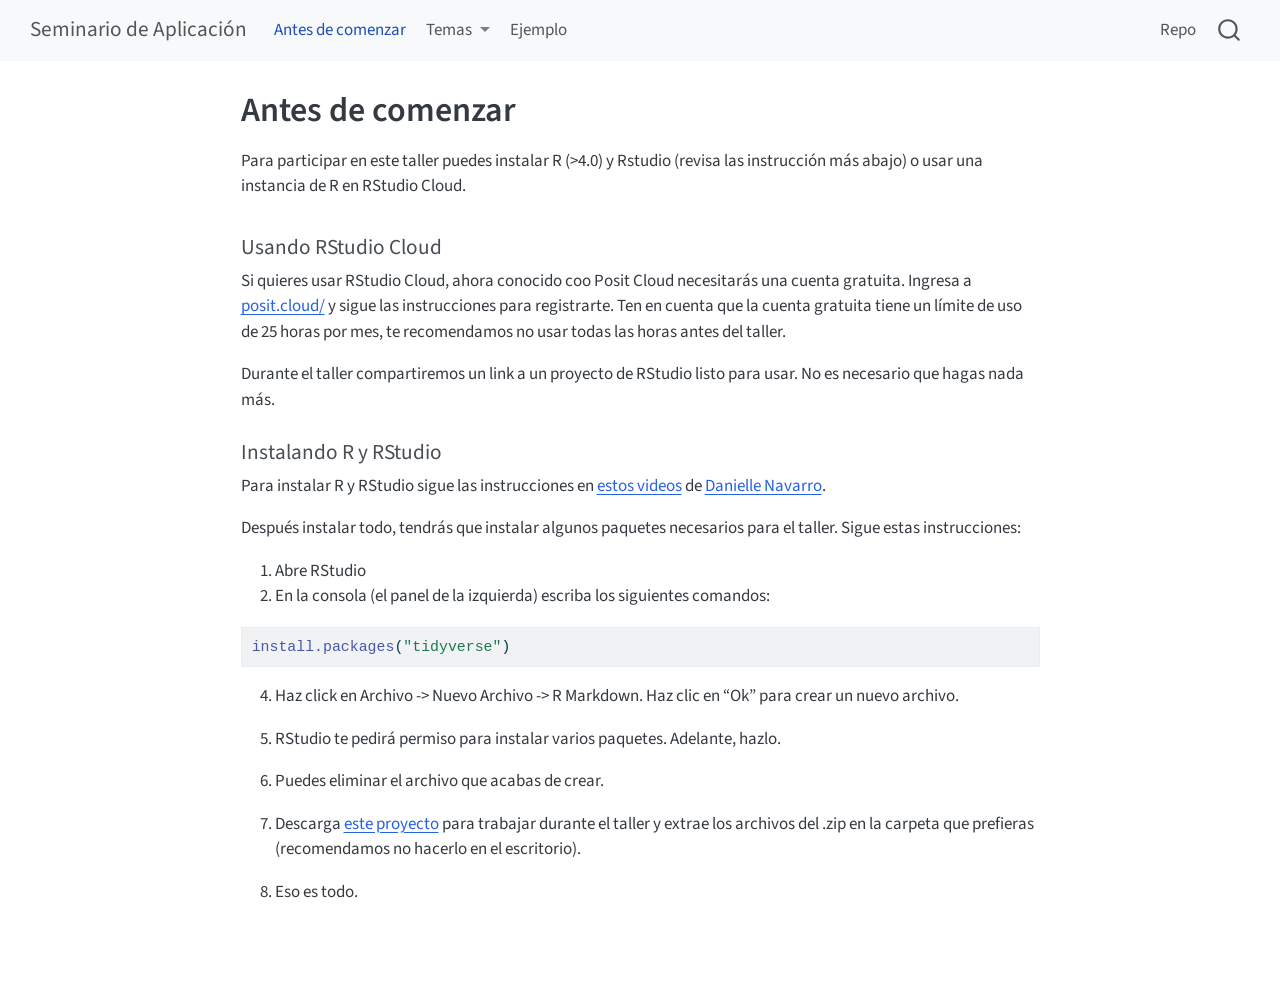
<file: docs/prepare.html>
<!DOCTYPE html>
<html xmlns="http://www.w3.org/1999/xhtml" lang="en" xml:lang="en"><head>

<meta charset="utf-8">
<meta name="generator" content="quarto-1.9.38">

<meta name="viewport" content="width=device-width, initial-scale=1.0, user-scalable=yes">


<title>Antes de comenzar – Seminario de Aplicación</title>
<style>
/* Default styles provided by pandoc.
** See https://pandoc.org/MANUAL.html#variables-for-html for config info.
*/
code{white-space: pre-wrap;}
span.smallcaps{font-variant: small-caps;}
div.columns{display: flex; gap: min(4vw, 1.5em);}
div.column{flex: auto; overflow-x: auto;}
div.hanging-indent{margin-left: 1.5em; text-indent: -1.5em;}
ul.task-list{list-style: none;}
ul.task-list li input[type="checkbox"] {
  width: 0.8em;
  margin: 0 0.8em 0.2em -1em; /* quarto-specific, see https://github.com/quarto-dev/quarto-cli/issues/4556 */ 
  vertical-align: middle;
}
/* CSS for syntax highlighting */
html { -webkit-text-size-adjust: 100%; }
pre > code.sourceCode { white-space: pre; position: relative; }
pre > code.sourceCode > span { display: inline-block; line-height: 1.25; }
pre > code.sourceCode > span:empty { height: 1.2em; }
.sourceCode { overflow: visible; }
code.sourceCode > span { color: inherit; text-decoration: inherit; }
div.sourceCode { margin: 1em 0; }
pre.sourceCode { margin: 0; }
@media screen {
div.sourceCode { overflow: auto; }
}
@media print {
pre > code.sourceCode { white-space: pre-wrap; }
pre > code.sourceCode > span { text-indent: -5em; padding-left: 5em; }
}
pre.numberSource code
  { counter-reset: source-line 0; }
pre.numberSource code > span
  { position: relative; left: -4em; counter-increment: source-line; }
pre.numberSource code > span > a:first-child::before
  { content: counter(source-line);
    position: relative; left: -1em; text-align: right; vertical-align: baseline;
    border: none; display: inline-block;
    -webkit-touch-callout: none; -webkit-user-select: none;
    -khtml-user-select: none; -moz-user-select: none;
    -ms-user-select: none; user-select: none;
    padding: 0 4px; width: 4em;
  }
pre.numberSource { margin-left: 3em;  padding-left: 4px; }
div.sourceCode
  {   }
@media screen {
pre > code.sourceCode > span > a:first-child::before { text-decoration: underline; }
}
</style>


<script src="site_libs/quarto-nav/quarto-nav.js"></script>
<script src="site_libs/quarto-nav/headroom.min.js"></script>
<script src="site_libs/clipboard/clipboard.min.js"></script>
<script src="site_libs/quarto-search/autocomplete.umd.js"></script>
<script src="site_libs/quarto-search/fuse.min.js"></script>
<script src="site_libs/quarto-search/quarto-search.js"></script>
<meta name="quarto:offset" content="./">
<script src="site_libs/quarto-html/quarto.js" type="module"></script>
<script src="site_libs/quarto-html/tabsets/tabsets.js" type="module"></script>
<script src="site_libs/quarto-html/popper.min.js"></script>
<script src="site_libs/quarto-html/tippy.umd.min.js"></script>
<script src="site_libs/quarto-html/anchor.min.js"></script>
<link href="site_libs/quarto-html/tippy.css" rel="stylesheet">
<link href="site_libs/quarto-html/quarto-syntax-highlighting-15634bcf2e68342d4ad2dfa704d543f6.css" rel="stylesheet" id="quarto-text-highlighting-styles">
<script src="site_libs/bootstrap/bootstrap.min.js"></script>
<link href="site_libs/bootstrap/bootstrap-icons.css" rel="stylesheet">
<link href="site_libs/bootstrap/bootstrap-8d95036e6d8c286c63da85f4d26d3c43.min.css" rel="stylesheet" append-hash="true" id="quarto-bootstrap" data-mode="light">
<script id="quarto-search-options" type="application/json">{
  "location": "navbar",
  "copy-button": false,
  "collapse-after": 3,
  "panel-placement": "end",
  "type": "overlay",
  "limit": 50,
  "keyboard-shortcut": [
    "f",
    "/",
    "s"
  ],
  "show-item-context": false,
  "language": {
    "search-no-results-text": "No results",
    "search-matching-documents-text": "matching documents",
    "search-copy-link-title": "Copy link to search",
    "search-hide-matches-text": "Hide additional matches",
    "search-more-match-text": "more match in this document",
    "search-more-matches-text": "more matches in this document",
    "search-clear-button-title": "Clear",
    "search-text-placeholder": "",
    "search-detached-cancel-button-title": "Cancel",
    "search-submit-button-title": "Submit",
    "search-label": "Search"
  }
}</script>


</head>

<body class="nav-fixed fullcontent quarto-light">

<div id="quarto-search-results"></div>
  <header id="quarto-header" class="headroom fixed-top">
    <nav class="navbar navbar-expand-lg " data-bs-theme="dark">
      <div class="navbar-container container-fluid">
      <div class="navbar-brand-container mx-auto">
    <a class="navbar-brand" href="./index.html">
    <span class="navbar-title">Seminario de Aplicación</span>
    </a>
  </div>
            <div id="quarto-search" class="" title="Search"></div>
          <button class="navbar-toggler" type="button" data-bs-toggle="collapse" data-bs-target="#navbarCollapse" aria-controls="navbarCollapse" role="menu" aria-expanded="false" aria-label="Toggle navigation" onclick="if (window.quartoToggleHeadroom) { window.quartoToggleHeadroom(); }">
  <span class="navbar-toggler-icon"></span>
</button>
          <div class="collapse navbar-collapse" id="navbarCollapse">
            <ul class="navbar-nav navbar-nav-scroll me-auto">
  <li class="nav-item">
    <a class="nav-link active" href="./prepare.html" aria-current="page"> 
<span class="menu-text">Antes de comenzar</span></a>
  </li>  
  <li class="nav-item dropdown ">
    <a class="nav-link dropdown-toggle" href="#" id="nav-menu-temas" role="link" data-bs-toggle="dropdown" aria-expanded="false">
 <span class="menu-text">Temas</span>
    </a>
    <ul class="dropdown-menu" aria-labelledby="nav-menu-temas">    
        <li>
    <a class="dropdown-item" href="./01-introduction.html">
 <span class="dropdown-text">Introducción y reportes</span></a>
  </li>  
        <li>
    <a class="dropdown-item" href="./02-reading-data.html">
 <span class="dropdown-text">Leyendo datos</span></a>
  </li>  
        <li>
    <a class="dropdown-item" href="./03-plotting-data.html">
 <span class="dropdown-text">Graficando datos</span></a>
  </li>  
        <li>
    <a class="dropdown-item" href="./04-data-manipulation.html">
 <span class="dropdown-text">Maninpulación de datos</span></a>
  </li>  
        <li>
    <a class="dropdown-item" href="./05-reports.html">
 <span class="dropdown-text">Comunicando nuestro trabajo</span></a>
  </li>  
    </ul>
  </li>
  <li class="nav-item">
    <a class="nav-link" href="./reporte_cultivares.html"> 
<span class="menu-text">Ejemplo</span></a>
  </li>  
</ul>
            <ul class="navbar-nav navbar-nav-scroll ms-auto">
  <li class="nav-item">
    <a class="nav-link" href="https://github.com/yabellini/AgroReportesConR"> 
<span class="menu-text">Repo</span></a>
  </li>  
</ul>
          </div> <!-- /navcollapse -->
            <div class="quarto-navbar-tools">
</div>
      </div> <!-- /container-fluid -->
    </nav>
</header>
<!-- content -->
<div id="quarto-content" class="quarto-container page-columns page-rows-contents page-layout-article page-navbar">
<!-- sidebar -->
<!-- margin-sidebar -->
    
<!-- main -->
<main class="content" id="quarto-document-content">

<header id="title-block-header" class="quarto-title-block default">
<div class="quarto-title">
<h1 class="title">Antes de comenzar</h1>
</div>



<div class="quarto-title-meta">

    
  
    
  </div>
  


</header>


<p>Para participar en este taller puedes instalar R (&gt;4.0) y Rstudio (revisa las instrucción más abajo) o usar una instancia de R en RStudio Cloud.</p>
<section id="usando-rstudio-cloud" class="level4">
<h4 class="anchored" data-anchor-id="usando-rstudio-cloud">Usando RStudio Cloud</h4>
<p>Si quieres usar RStudio Cloud, ahora conocido coo Posit Cloud necesitarás una cuenta gratuita. Ingresa a <a href="https://posit.cloud/">posit.cloud/</a> y sigue las instrucciones para registrarte. Ten en cuenta que la cuenta gratuita tiene un límite de uso de 25 horas por mes, te recomendamos no usar todas las horas antes del taller.</p>
<p>Durante el taller compartiremos un link a un proyecto de RStudio listo para usar. No es necesario que hagas nada más.</p>
</section>
<section id="instalando-r-y-rstudio" class="level4">
<h4 class="anchored" data-anchor-id="instalando-r-y-rstudio">Instalando R y RStudio</h4>
<p>Para instalar R y RStudio sigue las instrucciones en <a href="https://www.youtube.com/playlist?list=PLRPB0ZzEYegOZivdelOuEn-R-XUN-DOjd">estos videos</a> de <a href="https://djnavarro.net/">Danielle Navarro</a>.</p>
<p>Después instalar todo, tendrás que instalar algunos paquetes necesarios para el taller. Sigue estas instrucciones:</p>
<ol type="1">
<li>Abre RStudio</li>
<li>En la consola (el panel de la izquierda) escriba los siguientes comandos:</li>
</ol>
<div class="cell">
<div class="code-copy-outer-scaffold"><div class="sourceCode cell-code" id="cb1"><pre class="sourceCode r code-with-copy"><code class="sourceCode r"><span id="cb1-1"><a href="#cb1-1" aria-hidden="true" tabindex="-1"></a><span class="fu">install.packages</span>(<span class="st">"tidyverse"</span>)</span></code></pre></div><button title="Copy to Clipboard" class="code-copy-button"><i class="bi"></i></button></div>
</div>
<ol start="4" type="1">
<li><p>Haz click en Archivo -&gt; Nuevo Archivo -&gt; R Markdown. Haz clic en “Ok” para crear un nuevo archivo.</p></li>
<li><p>RStudio te pedirá permiso para instalar varios paquetes. Adelante, hazlo.</p></li>
<li><p>Puedes eliminar el archivo que acabas de crear.</p></li>
<li><p>Descarga <a href="rstudio-project-agro.zip">este proyecto</a> para trabajar durante el taller y extrae los archivos del .zip en la carpeta que prefieras (recomendamos no hacerlo en el escritorio).</p></li>
<li><p>Eso es todo.</p></li>
</ol>


</section>

</main> <!-- /main -->
<script id="quarto-html-after-body" type="application/javascript">
  window.document.addEventListener("DOMContentLoaded", function (event) {
    const icon = "";
    const anchorJS = new window.AnchorJS();
    anchorJS.options = {
      placement: 'right',
      icon: icon
    };
    anchorJS.add('.anchored');
    const isCodeAnnotation = (el) => {
      for (const clz of el.classList) {
        if (clz.startsWith('code-annotation-')) {                     
          return true;
        }
      }
      return false;
    }
    const onCopySuccess = function(e) {
      // button target
      const button = e.trigger;
      // don't keep focus
      button.blur();
      // flash "checked"
      button.classList.add('code-copy-button-checked');
      var currentTitle = button.getAttribute("title");
      button.setAttribute("title", "Copied!");
      let tooltip;
      if (window.bootstrap) {
        button.setAttribute("data-bs-toggle", "tooltip");
        button.setAttribute("data-bs-placement", "left");
        button.setAttribute("data-bs-title", "Copied!");
        tooltip = new bootstrap.Tooltip(button, 
          { trigger: "manual", 
            customClass: "code-copy-button-tooltip",
            offset: [0, -8]});
        tooltip.show();    
      }
      setTimeout(function() {
        if (tooltip) {
          tooltip.hide();
          button.removeAttribute("data-bs-title");
          button.removeAttribute("data-bs-toggle");
          button.removeAttribute("data-bs-placement");
        }
        button.setAttribute("title", currentTitle);
        button.classList.remove('code-copy-button-checked');
      }, 1000);
      // clear code selection
      e.clearSelection();
    }
    const getTextToCopy = function(trigger) {
      const outerScaffold = trigger.parentElement.cloneNode(true);
      const codeEl = outerScaffold.querySelector('code');
      for (const childEl of codeEl.children) {
        if (isCodeAnnotation(childEl)) {
          childEl.remove();
        }
      }
      return codeEl.innerText;
    }
    const clipboard = new window.ClipboardJS('.code-copy-button:not([data-in-quarto-modal])', {
      text: getTextToCopy
    });
    clipboard.on('success', onCopySuccess);
    if (window.document.getElementById('quarto-embedded-source-code-modal')) {
      const clipboardModal = new window.ClipboardJS('.code-copy-button[data-in-quarto-modal]', {
        text: getTextToCopy,
        container: window.document.getElementById('quarto-embedded-source-code-modal')
      });
      clipboardModal.on('success', onCopySuccess);
    }
      var localhostRegex = new RegExp(/^(?:http|https):\/\/localhost\:?[0-9]*\//);
      var mailtoRegex = new RegExp(/^mailto:/);
        var filterRegex = new RegExp('/' + window.location.host + '/');
      var isInternal = (href) => {
          return filterRegex.test(href) || localhostRegex.test(href) || mailtoRegex.test(href);
      }
      // Inspect non-navigation links and adorn them if external
     var links = window.document.querySelectorAll('a[href]:not(.nav-link):not(.navbar-brand):not(.toc-action):not(.sidebar-link):not(.sidebar-item-toggle):not(.pagination-link):not(.no-external):not([aria-hidden]):not(.dropdown-item):not(.quarto-navigation-tool):not(.about-link)');
      for (var i=0; i<links.length; i++) {
        const link = links[i];
        if (!isInternal(link.href)) {
          // undo the damage that might have been done by quarto-nav.js in the case of
          // links that we want to consider external
          if (link.dataset.originalHref !== undefined) {
            link.href = link.dataset.originalHref;
          }
        }
      }
    function tippyHover(el, contentFn, onTriggerFn, onUntriggerFn) {
      const config = {
        allowHTML: true,
        maxWidth: 500,
        delay: 100,
        arrow: false,
        appendTo: function(el) {
            return el.parentElement;
        },
        interactive: true,
        interactiveBorder: 10,
        theme: 'quarto',
        placement: 'bottom-start',
      };
      if (contentFn) {
        config.content = contentFn;
      }
      if (onTriggerFn) {
        config.onTrigger = onTriggerFn;
      }
      if (onUntriggerFn) {
        config.onUntrigger = onUntriggerFn;
      }
      window.tippy(el, config); 
    }
    const noterefs = window.document.querySelectorAll('a[role="doc-noteref"]');
    for (var i=0; i<noterefs.length; i++) {
      const ref = noterefs[i];
      tippyHover(ref, function() {
        // use id or data attribute instead here
        let href = ref.getAttribute('data-footnote-href') || ref.getAttribute('href');
        try { href = new URL(href).hash; } catch {}
        const id = href.replace(/^#\/?/, "");
        const note = window.document.getElementById(id);
        if (note) {
          return note.innerHTML;
        } else {
          return "";
        }
      });
    }
    const xrefs = window.document.querySelectorAll('a.quarto-xref');
    const processXRef = (id, note) => {
      // Strip column container classes
      const stripColumnClz = (el) => {
        el.classList.remove("page-full", "page-columns");
        if (el.children) {
          for (const child of el.children) {
            stripColumnClz(child);
          }
        }
      }
      stripColumnClz(note)
      if (id === null || id.startsWith('sec-')) {
        // Special case sections, only their first couple elements
        const container = document.createElement("div");
        if (note.children && note.children.length > 2) {
          container.appendChild(note.children[0].cloneNode(true));
          for (let i = 1; i < note.children.length; i++) {
            const child = note.children[i];
            if (child.tagName === "P" && child.innerText === "") {
              continue;
            } else {
              container.appendChild(child.cloneNode(true));
              break;
            }
          }
          if (window.Quarto?.typesetMath) {
            window.Quarto.typesetMath(container);
          }
          return container.innerHTML
        } else {
          if (window.Quarto?.typesetMath) {
            window.Quarto.typesetMath(note);
          }
          return note.innerHTML;
        }
      } else {
        // Remove any anchor links if they are present
        const anchorLink = note.querySelector('a.anchorjs-link');
        if (anchorLink) {
          anchorLink.remove();
        }
        if (window.Quarto?.typesetMath) {
          window.Quarto.typesetMath(note);
        }
        if (note.classList.contains("callout")) {
          return note.outerHTML;
        } else {
          return note.innerHTML;
        }
      }
    }
    for (var i=0; i<xrefs.length; i++) {
      const xref = xrefs[i];
      tippyHover(xref, undefined, function(instance) {
        instance.disable();
        let url = xref.getAttribute('href');
        let hash = undefined; 
        if (url.startsWith('#')) {
          hash = url;
        } else {
          try { hash = new URL(url).hash; } catch {}
        }
        if (hash) {
          const id = hash.replace(/^#\/?/, "");
          const note = window.document.getElementById(id);
          if (note !== null) {
            try {
              const html = processXRef(id, note.cloneNode(true));
              instance.setContent(html);
            } finally {
              instance.enable();
              instance.show();
            }
          } else {
            // See if we can fetch this
            fetch(url.split('#')[0])
            .then(res => res.text())
            .then(html => {
              const parser = new DOMParser();
              const htmlDoc = parser.parseFromString(html, "text/html");
              const note = htmlDoc.getElementById(id);
              if (note !== null) {
                const html = processXRef(id, note);
                instance.setContent(html);
              } 
            }).finally(() => {
              instance.enable();
              instance.show();
            });
          }
        } else {
          // See if we can fetch a full url (with no hash to target)
          // This is a special case and we should probably do some content thinning / targeting
          fetch(url)
          .then(res => res.text())
          .then(html => {
            const parser = new DOMParser();
            const htmlDoc = parser.parseFromString(html, "text/html");
            const note = htmlDoc.querySelector('main.content');
            if (note !== null) {
              // This should only happen for chapter cross references
              // (since there is no id in the URL)
              // remove the first header
              if (note.children.length > 0 && note.children[0].tagName === "HEADER") {
                note.children[0].remove();
              }
              const html = processXRef(null, note);
              instance.setContent(html);
            } 
          }).finally(() => {
            instance.enable();
            instance.show();
          });
        }
      }, function(instance) {
      });
    }
        let selectedAnnoteEl;
        const selectorForAnnotation = ( cell, annotation) => {
          let cellAttr = 'data-code-cell="' + cell + '"';
          let lineAttr = 'data-code-annotation="' +  annotation + '"';
          const selector = 'span[' + cellAttr + '][' + lineAttr + ']';
          return selector;
        }
        const selectCodeLines = (annoteEl) => {
          const doc = window.document;
          const targetCell = annoteEl.getAttribute("data-target-cell");
          const targetAnnotation = annoteEl.getAttribute("data-target-annotation");
          const annoteSpan = window.document.querySelector(selectorForAnnotation(targetCell, targetAnnotation));
          const lines = annoteSpan.getAttribute("data-code-lines").split(",");
          const lineIds = lines.map((line) => {
            return targetCell + "-" + line;
          })
          let top = null;
          let height = null;
          let parent = null;
          if (lineIds.length > 0) {
              //compute the position of the single el (top and bottom and make a div)
              const el = window.document.getElementById(lineIds[0]);
              top = el.offsetTop;
              height = el.offsetHeight;
              parent = el.parentElement.parentElement;
            if (lineIds.length > 1) {
              const lastEl = window.document.getElementById(lineIds[lineIds.length - 1]);
              const bottom = lastEl.offsetTop + lastEl.offsetHeight;
              height = bottom - top;
            }
            if (top !== null && height !== null && parent !== null) {
              // cook up a div (if necessary) and position it 
              let div = window.document.getElementById("code-annotation-line-highlight");
              if (div === null) {
                div = window.document.createElement("div");
                div.setAttribute("id", "code-annotation-line-highlight");
                div.style.position = 'absolute';
                parent.appendChild(div);
              }
              div.style.top = top - 2 + "px";
              div.style.height = height + 4 + "px";
              div.style.left = 0;
              let gutterDiv = window.document.getElementById("code-annotation-line-highlight-gutter");
              if (gutterDiv === null) {
                gutterDiv = window.document.createElement("div");
                gutterDiv.setAttribute("id", "code-annotation-line-highlight-gutter");
                gutterDiv.style.position = 'absolute';
                const codeCell = window.document.getElementById(targetCell);
                const gutter = codeCell.querySelector('.code-annotation-gutter');
                gutter.appendChild(gutterDiv);
              }
              gutterDiv.style.top = top - 2 + "px";
              gutterDiv.style.height = height + 4 + "px";
            }
            selectedAnnoteEl = annoteEl;
          }
        };
        const unselectCodeLines = () => {
          const elementsIds = ["code-annotation-line-highlight", "code-annotation-line-highlight-gutter"];
          elementsIds.forEach((elId) => {
            const div = window.document.getElementById(elId);
            if (div) {
              div.remove();
            }
          });
          selectedAnnoteEl = undefined;
        };
          // Handle positioning of the toggle
      window.addEventListener(
        "resize",
        throttle(() => {
          elRect = undefined;
          if (selectedAnnoteEl) {
            selectCodeLines(selectedAnnoteEl);
          }
        }, 10)
      );
      function throttle(fn, ms) {
      let throttle = false;
      let timer;
        return (...args) => {
          if(!throttle) { // first call gets through
              fn.apply(this, args);
              throttle = true;
          } else { // all the others get throttled
              if(timer) clearTimeout(timer); // cancel #2
              timer = setTimeout(() => {
                fn.apply(this, args);
                timer = throttle = false;
              }, ms);
          }
        };
      }
        // Attach click handler to the DT
        const annoteDls = window.document.querySelectorAll('dt[data-target-cell]');
        for (const annoteDlNode of annoteDls) {
          annoteDlNode.addEventListener('click', (event) => {
            const clickedEl = event.target;
            if (clickedEl !== selectedAnnoteEl) {
              unselectCodeLines();
              const activeEl = window.document.querySelector('dt[data-target-cell].code-annotation-active');
              if (activeEl) {
                activeEl.classList.remove('code-annotation-active');
              }
              selectCodeLines(clickedEl);
              clickedEl.classList.add('code-annotation-active');
            } else {
              // Unselect the line
              unselectCodeLines();
              clickedEl.classList.remove('code-annotation-active');
            }
          });
        }
    const findCites = (el) => {
      const parentEl = el.parentElement;
      if (parentEl) {
        const cites = parentEl.dataset.cites;
        if (cites) {
          return {
            el,
            cites: cites.split(' ')
          };
        } else {
          return findCites(el.parentElement)
        }
      } else {
        return undefined;
      }
    };
    var bibliorefs = window.document.querySelectorAll('a[role="doc-biblioref"]');
    for (var i=0; i<bibliorefs.length; i++) {
      const ref = bibliorefs[i];
      const citeInfo = findCites(ref);
      if (citeInfo) {
        tippyHover(citeInfo.el, function() {
          var popup = window.document.createElement('div');
          citeInfo.cites.forEach(function(cite) {
            var citeDiv = window.document.createElement('div');
            citeDiv.classList.add('hanging-indent');
            citeDiv.classList.add('csl-entry');
            var biblioDiv = window.document.getElementById('ref-' + cite);
            if (biblioDiv) {
              citeDiv.innerHTML = biblioDiv.innerHTML;
            }
            popup.appendChild(citeDiv);
          });
          return popup.innerHTML;
        });
      }
    }
  });
  </script>
</div> <!-- /content -->




</body></html>
</file>
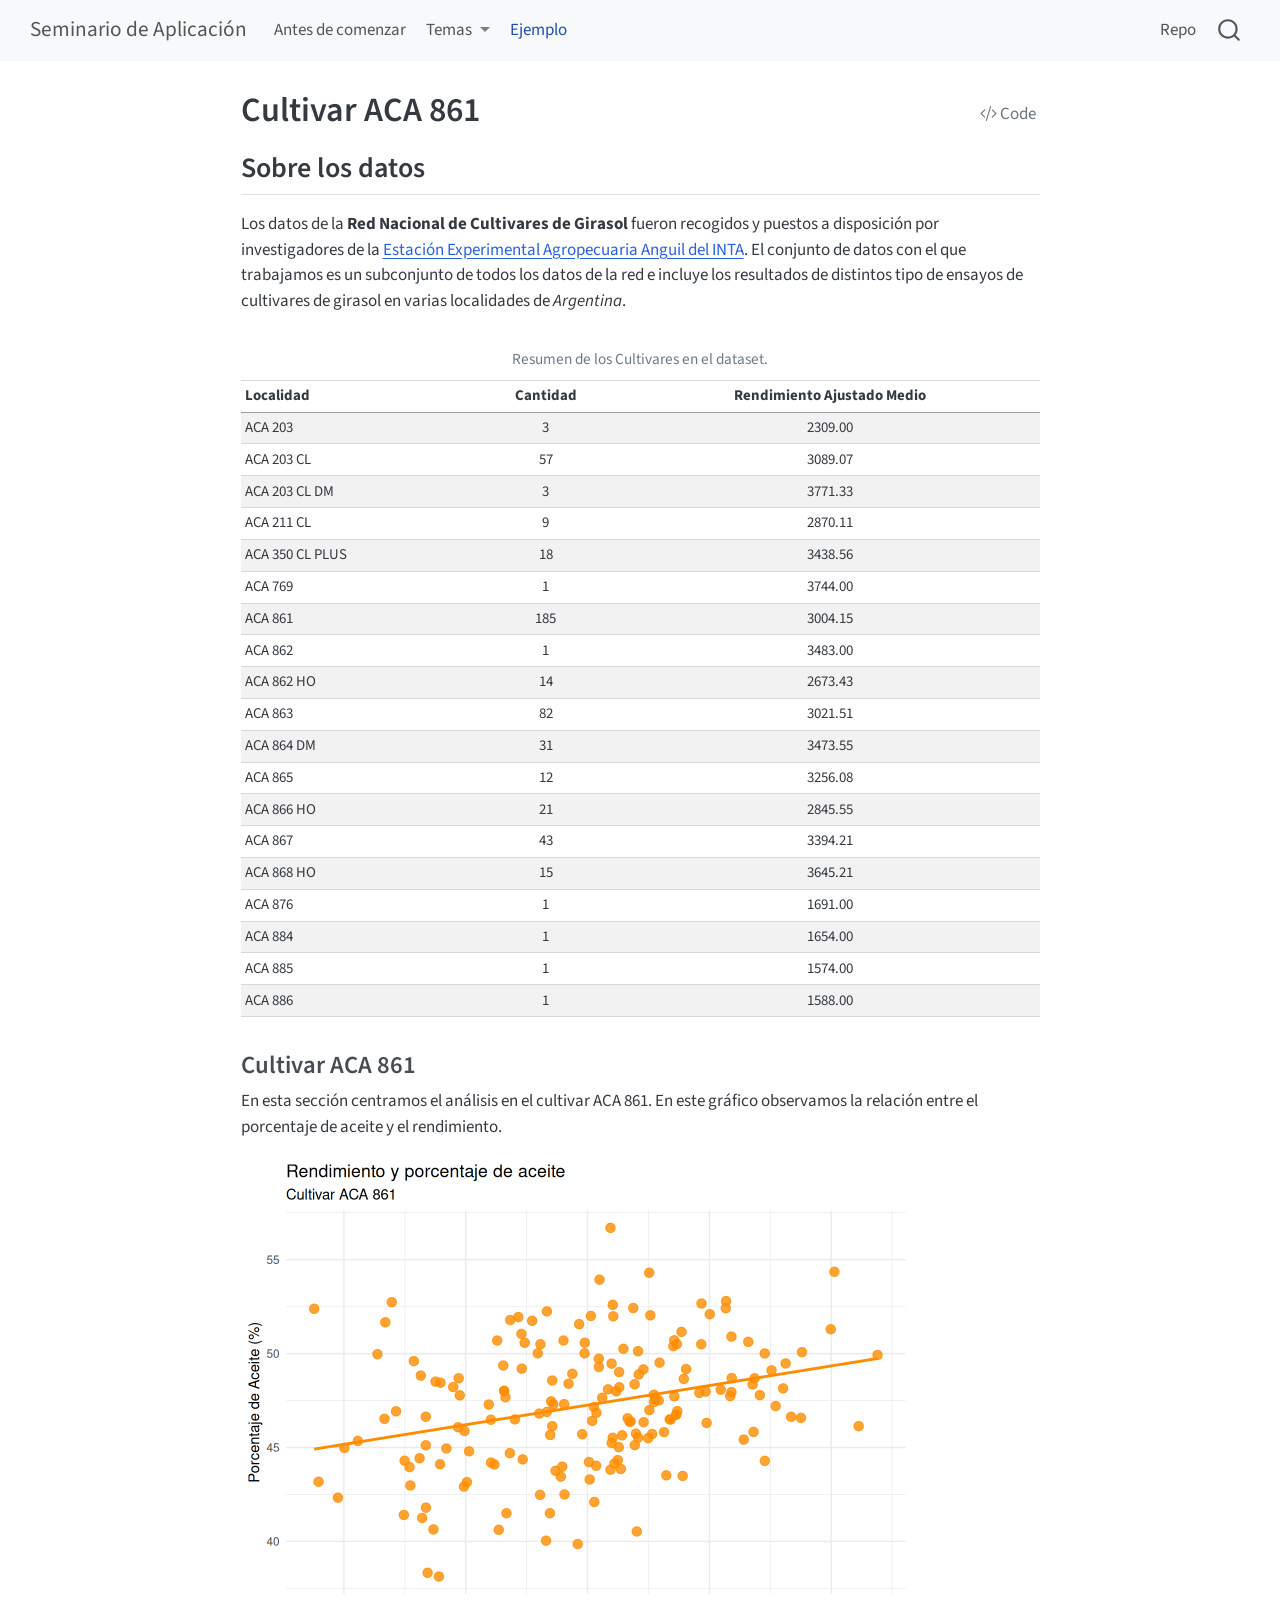
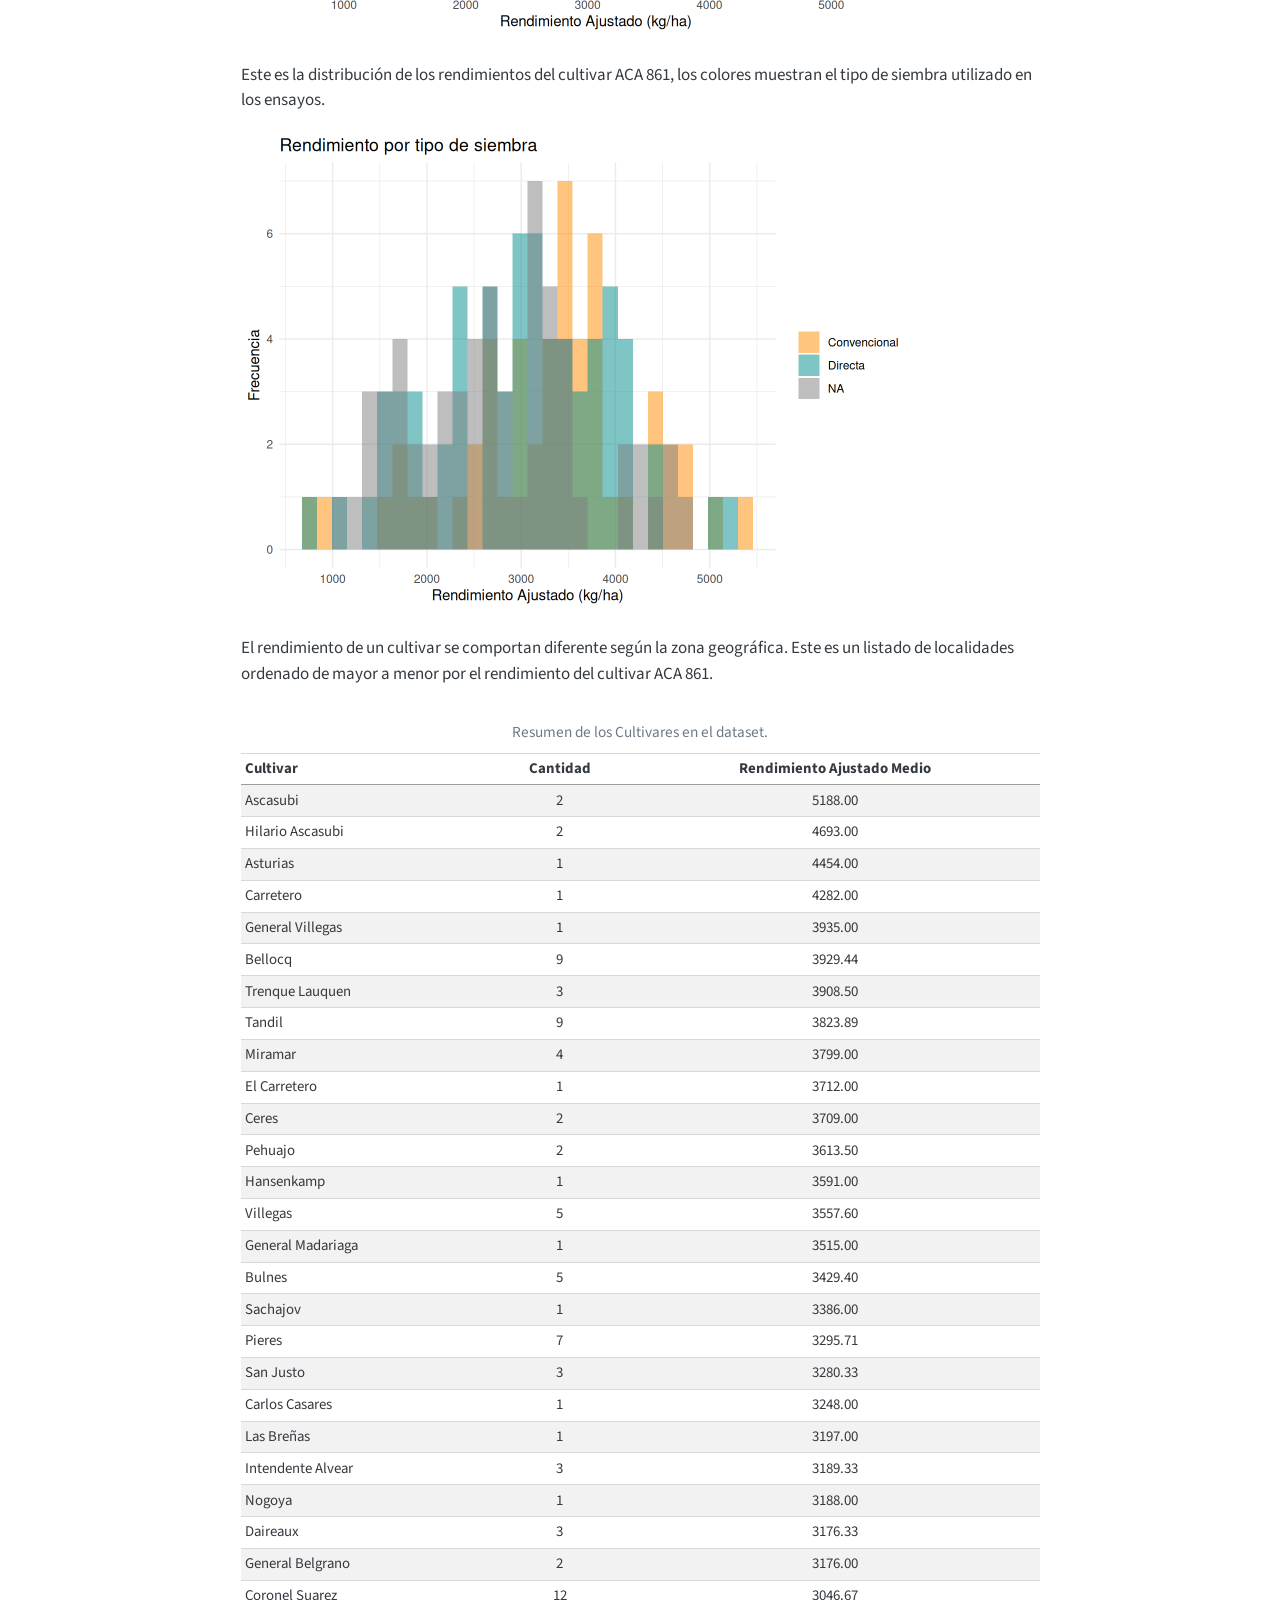
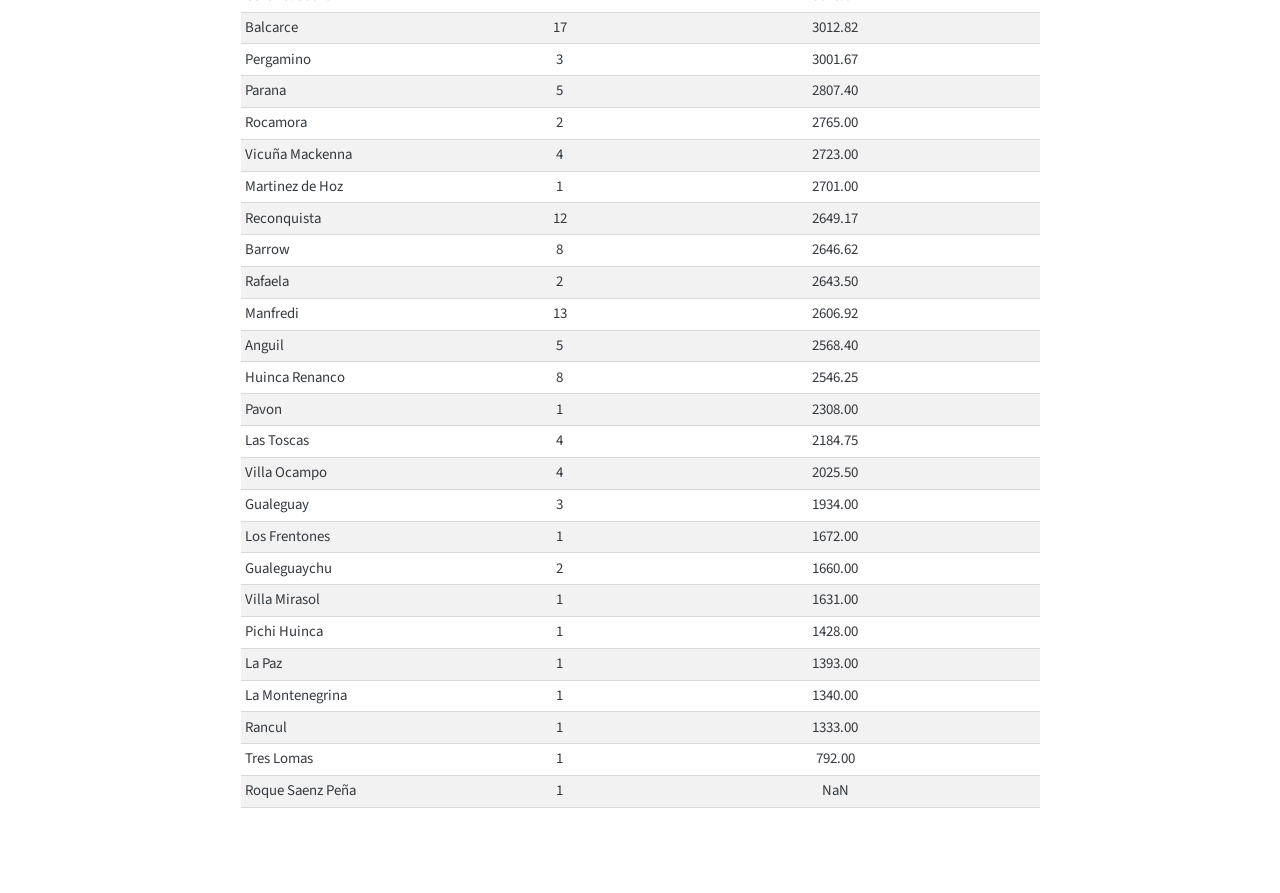
<file: docs/reporte_cultivares.html>
<!DOCTYPE html>
<html xmlns="http://www.w3.org/1999/xhtml" lang="en" xml:lang="en"><head>

<meta charset="utf-8">
<meta name="generator" content="quarto-1.9.38">

<meta name="viewport" content="width=device-width, initial-scale=1.0, user-scalable=yes">


<title>Cultivar ACA 861 – Seminario de Aplicación</title>
<style>
/* Default styles provided by pandoc.
** See https://pandoc.org/MANUAL.html#variables-for-html for config info.
*/
code{white-space: pre-wrap;}
span.smallcaps{font-variant: small-caps;}
div.columns{display: flex; gap: min(4vw, 1.5em);}
div.column{flex: auto; overflow-x: auto;}
div.hanging-indent{margin-left: 1.5em; text-indent: -1.5em;}
ul.task-list{list-style: none;}
ul.task-list li input[type="checkbox"] {
  width: 0.8em;
  margin: 0 0.8em 0.2em -1em; /* quarto-specific, see https://github.com/quarto-dev/quarto-cli/issues/4556 */ 
  vertical-align: middle;
}
/* CSS for syntax highlighting */
html { -webkit-text-size-adjust: 100%; }
pre > code.sourceCode { white-space: pre; position: relative; }
pre > code.sourceCode > span { display: inline-block; line-height: 1.25; }
pre > code.sourceCode > span:empty { height: 1.2em; }
.sourceCode { overflow: visible; }
code.sourceCode > span { color: inherit; text-decoration: inherit; }
div.sourceCode { margin: 1em 0; }
pre.sourceCode { margin: 0; }
@media screen {
div.sourceCode { overflow: auto; }
}
@media print {
pre > code.sourceCode { white-space: pre-wrap; }
pre > code.sourceCode > span { text-indent: -5em; padding-left: 5em; }
}
pre.numberSource code
  { counter-reset: source-line 0; }
pre.numberSource code > span
  { position: relative; left: -4em; counter-increment: source-line; }
pre.numberSource code > span > a:first-child::before
  { content: counter(source-line);
    position: relative; left: -1em; text-align: right; vertical-align: baseline;
    border: none; display: inline-block;
    -webkit-touch-callout: none; -webkit-user-select: none;
    -khtml-user-select: none; -moz-user-select: none;
    -ms-user-select: none; user-select: none;
    padding: 0 4px; width: 4em;
  }
pre.numberSource { margin-left: 3em;  padding-left: 4px; }
div.sourceCode
  {   }
@media screen {
pre > code.sourceCode > span > a:first-child::before { text-decoration: underline; }
}
</style>


<script src="site_libs/quarto-nav/quarto-nav.js"></script>
<script src="site_libs/quarto-nav/headroom.min.js"></script>
<script src="site_libs/clipboard/clipboard.min.js"></script>
<script src="site_libs/quarto-search/autocomplete.umd.js"></script>
<script src="site_libs/quarto-search/fuse.min.js"></script>
<script src="site_libs/quarto-search/quarto-search.js"></script>
<meta name="quarto:offset" content="./">
<script src="site_libs/quarto-html/quarto.js" type="module"></script>
<script src="site_libs/quarto-html/tabsets/tabsets.js" type="module"></script>
<script src="site_libs/quarto-html/popper.min.js"></script>
<script src="site_libs/quarto-html/tippy.umd.min.js"></script>
<script src="site_libs/quarto-html/anchor.min.js"></script>
<link href="site_libs/quarto-html/tippy.css" rel="stylesheet">
<link href="site_libs/quarto-html/quarto-syntax-highlighting-15634bcf2e68342d4ad2dfa704d543f6.css" rel="stylesheet" id="quarto-text-highlighting-styles">
<script src="site_libs/bootstrap/bootstrap.min.js"></script>
<link href="site_libs/bootstrap/bootstrap-icons.css" rel="stylesheet">
<link href="site_libs/bootstrap/bootstrap-8d95036e6d8c286c63da85f4d26d3c43.min.css" rel="stylesheet" append-hash="true" id="quarto-bootstrap" data-mode="light">
<script id="quarto-search-options" type="application/json">{
  "location": "navbar",
  "copy-button": false,
  "collapse-after": 3,
  "panel-placement": "end",
  "type": "overlay",
  "limit": 50,
  "keyboard-shortcut": [
    "f",
    "/",
    "s"
  ],
  "show-item-context": false,
  "language": {
    "search-no-results-text": "No results",
    "search-matching-documents-text": "matching documents",
    "search-copy-link-title": "Copy link to search",
    "search-hide-matches-text": "Hide additional matches",
    "search-more-match-text": "more match in this document",
    "search-more-matches-text": "more matches in this document",
    "search-clear-button-title": "Clear",
    "search-text-placeholder": "",
    "search-detached-cancel-button-title": "Cancel",
    "search-submit-button-title": "Submit",
    "search-label": "Search"
  }
}</script>


</head>

<body class="nav-fixed fullcontent quarto-light">

<div id="quarto-search-results"></div>
  <header id="quarto-header" class="headroom fixed-top">
    <nav class="navbar navbar-expand-lg " data-bs-theme="dark">
      <div class="navbar-container container-fluid">
      <div class="navbar-brand-container mx-auto">
    <a class="navbar-brand" href="./index.html">
    <span class="navbar-title">Seminario de Aplicación</span>
    </a>
  </div>
            <div id="quarto-search" class="" title="Search"></div>
          <button class="navbar-toggler" type="button" data-bs-toggle="collapse" data-bs-target="#navbarCollapse" aria-controls="navbarCollapse" role="menu" aria-expanded="false" aria-label="Toggle navigation" onclick="if (window.quartoToggleHeadroom) { window.quartoToggleHeadroom(); }">
  <span class="navbar-toggler-icon"></span>
</button>
          <div class="collapse navbar-collapse" id="navbarCollapse">
            <ul class="navbar-nav navbar-nav-scroll me-auto">
  <li class="nav-item">
    <a class="nav-link" href="./prepare.html"> 
<span class="menu-text">Antes de comenzar</span></a>
  </li>  
  <li class="nav-item dropdown ">
    <a class="nav-link dropdown-toggle" href="#" id="nav-menu-temas" role="link" data-bs-toggle="dropdown" aria-expanded="false">
 <span class="menu-text">Temas</span>
    </a>
    <ul class="dropdown-menu" aria-labelledby="nav-menu-temas">    
        <li>
    <a class="dropdown-item" href="./01-introduction.html">
 <span class="dropdown-text">Introducción y reportes</span></a>
  </li>  
        <li>
    <a class="dropdown-item" href="./02-reading-data.html">
 <span class="dropdown-text">Leyendo datos</span></a>
  </li>  
        <li>
    <a class="dropdown-item" href="./03-plotting-data.html">
 <span class="dropdown-text">Graficando datos</span></a>
  </li>  
        <li>
    <a class="dropdown-item" href="./04-data-manipulation.html">
 <span class="dropdown-text">Maninpulación de datos</span></a>
  </li>  
        <li>
    <a class="dropdown-item" href="./05-reports.html">
 <span class="dropdown-text">Comunicando nuestro trabajo</span></a>
  </li>  
    </ul>
  </li>
  <li class="nav-item">
    <a class="nav-link active" href="./reporte_cultivares.html" aria-current="page"> 
<span class="menu-text">Ejemplo</span></a>
  </li>  
</ul>
            <ul class="navbar-nav navbar-nav-scroll ms-auto">
  <li class="nav-item">
    <a class="nav-link" href="https://github.com/yabellini/AgroReportesConR"> 
<span class="menu-text">Repo</span></a>
  </li>  
</ul>
          </div> <!-- /navcollapse -->
            <div class="quarto-navbar-tools">
</div>
      </div> <!-- /container-fluid -->
    </nav>
</header>
<!-- content -->
<div id="quarto-content" class="quarto-container page-columns page-rows-contents page-layout-article page-navbar">
<!-- sidebar -->
<!-- margin-sidebar -->
    
<!-- main -->
<main class="content" id="quarto-document-content">

<header id="title-block-header" class="quarto-title-block default">
<div class="quarto-title">
<div class="quarto-title-block"><div><h1 class="title">Cultivar ACA 861</h1><button type="button" class="btn code-tools-button" id="quarto-code-tools-source"><i class="bi"></i> Code</button></div></div>
</div>



<div class="quarto-title-meta">

    
  
    
  </div>
  


</header>


<section id="sobre-los-datos" class="level2">
<h2 class="anchored" data-anchor-id="sobre-los-datos">Sobre los datos</h2>
<p>Los datos de la <strong>Red Nacional de Cultivares de Girasol</strong> fueron recogidos y puestos a disposición por investigadores de la <a href="https://www.argentina.gob.ar/inta">Estación Experimental Agropecuaria Anguil del INTA</a>. El conjunto de datos con el que trabajamos es un subconjunto de todos los datos de la red e incluye los resultados de distintos tipo de ensayos de cultivares de girasol en varias localidades de <em>Argentina</em>.</p>
<div class="cell">
<div class="cell-output-display">
<table class="caption-top table table-sm table-striped small">
<caption>Resumen de los Cultivares en el dataset.</caption>
<thead>
<tr class="header">
<th style="text-align: left;">Localidad</th>
<th style="text-align: center;">Cantidad</th>
<th style="text-align: center;">Rendimiento Ajustado Medio</th>
</tr>
</thead>
<tbody>
<tr class="odd">
<td style="text-align: left;">ACA 203</td>
<td style="text-align: center;">3</td>
<td style="text-align: center;">2309.00</td>
</tr>
<tr class="even">
<td style="text-align: left;">ACA 203 CL</td>
<td style="text-align: center;">57</td>
<td style="text-align: center;">3089.07</td>
</tr>
<tr class="odd">
<td style="text-align: left;">ACA 203 CL DM</td>
<td style="text-align: center;">3</td>
<td style="text-align: center;">3771.33</td>
</tr>
<tr class="even">
<td style="text-align: left;">ACA 211 CL</td>
<td style="text-align: center;">9</td>
<td style="text-align: center;">2870.11</td>
</tr>
<tr class="odd">
<td style="text-align: left;">ACA 350 CL PLUS</td>
<td style="text-align: center;">18</td>
<td style="text-align: center;">3438.56</td>
</tr>
<tr class="even">
<td style="text-align: left;">ACA 769</td>
<td style="text-align: center;">1</td>
<td style="text-align: center;">3744.00</td>
</tr>
<tr class="odd">
<td style="text-align: left;">ACA 861</td>
<td style="text-align: center;">185</td>
<td style="text-align: center;">3004.15</td>
</tr>
<tr class="even">
<td style="text-align: left;">ACA 862</td>
<td style="text-align: center;">1</td>
<td style="text-align: center;">3483.00</td>
</tr>
<tr class="odd">
<td style="text-align: left;">ACA 862 HO</td>
<td style="text-align: center;">14</td>
<td style="text-align: center;">2673.43</td>
</tr>
<tr class="even">
<td style="text-align: left;">ACA 863</td>
<td style="text-align: center;">82</td>
<td style="text-align: center;">3021.51</td>
</tr>
<tr class="odd">
<td style="text-align: left;">ACA 864 DM</td>
<td style="text-align: center;">31</td>
<td style="text-align: center;">3473.55</td>
</tr>
<tr class="even">
<td style="text-align: left;">ACA 865</td>
<td style="text-align: center;">12</td>
<td style="text-align: center;">3256.08</td>
</tr>
<tr class="odd">
<td style="text-align: left;">ACA 866 HO</td>
<td style="text-align: center;">21</td>
<td style="text-align: center;">2845.55</td>
</tr>
<tr class="even">
<td style="text-align: left;">ACA 867</td>
<td style="text-align: center;">43</td>
<td style="text-align: center;">3394.21</td>
</tr>
<tr class="odd">
<td style="text-align: left;">ACA 868 HO</td>
<td style="text-align: center;">15</td>
<td style="text-align: center;">3645.21</td>
</tr>
<tr class="even">
<td style="text-align: left;">ACA 876</td>
<td style="text-align: center;">1</td>
<td style="text-align: center;">1691.00</td>
</tr>
<tr class="odd">
<td style="text-align: left;">ACA 884</td>
<td style="text-align: center;">1</td>
<td style="text-align: center;">1654.00</td>
</tr>
<tr class="even">
<td style="text-align: left;">ACA 885</td>
<td style="text-align: center;">1</td>
<td style="text-align: center;">1574.00</td>
</tr>
<tr class="odd">
<td style="text-align: left;">ACA 886</td>
<td style="text-align: center;">1</td>
<td style="text-align: center;">1588.00</td>
</tr>
</tbody>
</table>
</div>
</div>
<section id="cultivar-aca-861" class="level3">
<h3 class="anchored" data-anchor-id="cultivar-aca-861">Cultivar ACA 861</h3>
<p>En esta sección centramos el análisis en el cultivar ACA 861. En este gráfico observamos la relación entre el porcentaje de aceite y el rendimiento.</p>
<div class="cell">
<div class="cell-output-display">
<div>
<figure class="figure">
<p><img src="reporte_cultivares_files/figure-html/unnamed-chunk-1-1.png" class="img-fluid figure-img" width="672"></p>
</figure>
</div>
</div>
</div>
<p>Este es la distribución de los rendimientos del cultivar ACA 861, los colores muestran el tipo de siembra utilizado en los ensayos.</p>
<div class="cell">
<div class="cell-output-display">
<div>
<figure class="figure">
<p><img src="reporte_cultivares_files/figure-html/unnamed-chunk-2-1.png" class="img-fluid figure-img" width="672"></p>
</figure>
</div>
</div>
</div>
<p>El rendimiento de un cultivar se comportan diferente según la zona geográfica. Este es un listado de localidades ordenado de mayor a menor por el rendimiento del cultivar ACA 861.</p>
<div class="cell">
<div class="cell-output-display">
<table class="caption-top table table-sm table-striped small">
<caption>Resumen de los Cultivares en el dataset.</caption>
<thead>
<tr class="header">
<th style="text-align: left;">Cultivar</th>
<th style="text-align: center;">Cantidad</th>
<th style="text-align: center;">Rendimiento Ajustado Medio</th>
</tr>
</thead>
<tbody>
<tr class="odd">
<td style="text-align: left;">Ascasubi</td>
<td style="text-align: center;">2</td>
<td style="text-align: center;">5188.00</td>
</tr>
<tr class="even">
<td style="text-align: left;">Hilario Ascasubi</td>
<td style="text-align: center;">2</td>
<td style="text-align: center;">4693.00</td>
</tr>
<tr class="odd">
<td style="text-align: left;">Asturias</td>
<td style="text-align: center;">1</td>
<td style="text-align: center;">4454.00</td>
</tr>
<tr class="even">
<td style="text-align: left;">Carretero</td>
<td style="text-align: center;">1</td>
<td style="text-align: center;">4282.00</td>
</tr>
<tr class="odd">
<td style="text-align: left;">General Villegas</td>
<td style="text-align: center;">1</td>
<td style="text-align: center;">3935.00</td>
</tr>
<tr class="even">
<td style="text-align: left;">Bellocq</td>
<td style="text-align: center;">9</td>
<td style="text-align: center;">3929.44</td>
</tr>
<tr class="odd">
<td style="text-align: left;">Trenque Lauquen</td>
<td style="text-align: center;">3</td>
<td style="text-align: center;">3908.50</td>
</tr>
<tr class="even">
<td style="text-align: left;">Tandil</td>
<td style="text-align: center;">9</td>
<td style="text-align: center;">3823.89</td>
</tr>
<tr class="odd">
<td style="text-align: left;">Miramar</td>
<td style="text-align: center;">4</td>
<td style="text-align: center;">3799.00</td>
</tr>
<tr class="even">
<td style="text-align: left;">El Carretero</td>
<td style="text-align: center;">1</td>
<td style="text-align: center;">3712.00</td>
</tr>
<tr class="odd">
<td style="text-align: left;">Ceres</td>
<td style="text-align: center;">2</td>
<td style="text-align: center;">3709.00</td>
</tr>
<tr class="even">
<td style="text-align: left;">Pehuajo</td>
<td style="text-align: center;">2</td>
<td style="text-align: center;">3613.50</td>
</tr>
<tr class="odd">
<td style="text-align: left;">Hansenkamp</td>
<td style="text-align: center;">1</td>
<td style="text-align: center;">3591.00</td>
</tr>
<tr class="even">
<td style="text-align: left;">Villegas</td>
<td style="text-align: center;">5</td>
<td style="text-align: center;">3557.60</td>
</tr>
<tr class="odd">
<td style="text-align: left;">General Madariaga</td>
<td style="text-align: center;">1</td>
<td style="text-align: center;">3515.00</td>
</tr>
<tr class="even">
<td style="text-align: left;">Bulnes</td>
<td style="text-align: center;">5</td>
<td style="text-align: center;">3429.40</td>
</tr>
<tr class="odd">
<td style="text-align: left;">Sachajov</td>
<td style="text-align: center;">1</td>
<td style="text-align: center;">3386.00</td>
</tr>
<tr class="even">
<td style="text-align: left;">Pieres</td>
<td style="text-align: center;">7</td>
<td style="text-align: center;">3295.71</td>
</tr>
<tr class="odd">
<td style="text-align: left;">San Justo</td>
<td style="text-align: center;">3</td>
<td style="text-align: center;">3280.33</td>
</tr>
<tr class="even">
<td style="text-align: left;">Carlos Casares</td>
<td style="text-align: center;">1</td>
<td style="text-align: center;">3248.00</td>
</tr>
<tr class="odd">
<td style="text-align: left;">Las Breñas</td>
<td style="text-align: center;">1</td>
<td style="text-align: center;">3197.00</td>
</tr>
<tr class="even">
<td style="text-align: left;">Intendente Alvear</td>
<td style="text-align: center;">3</td>
<td style="text-align: center;">3189.33</td>
</tr>
<tr class="odd">
<td style="text-align: left;">Nogoya</td>
<td style="text-align: center;">1</td>
<td style="text-align: center;">3188.00</td>
</tr>
<tr class="even">
<td style="text-align: left;">Daireaux</td>
<td style="text-align: center;">3</td>
<td style="text-align: center;">3176.33</td>
</tr>
<tr class="odd">
<td style="text-align: left;">General Belgrano</td>
<td style="text-align: center;">2</td>
<td style="text-align: center;">3176.00</td>
</tr>
<tr class="even">
<td style="text-align: left;">Coronel Suarez</td>
<td style="text-align: center;">12</td>
<td style="text-align: center;">3046.67</td>
</tr>
<tr class="odd">
<td style="text-align: left;">Balcarce</td>
<td style="text-align: center;">17</td>
<td style="text-align: center;">3012.82</td>
</tr>
<tr class="even">
<td style="text-align: left;">Pergamino</td>
<td style="text-align: center;">3</td>
<td style="text-align: center;">3001.67</td>
</tr>
<tr class="odd">
<td style="text-align: left;">Parana</td>
<td style="text-align: center;">5</td>
<td style="text-align: center;">2807.40</td>
</tr>
<tr class="even">
<td style="text-align: left;">Rocamora</td>
<td style="text-align: center;">2</td>
<td style="text-align: center;">2765.00</td>
</tr>
<tr class="odd">
<td style="text-align: left;">Vicuña Mackenna</td>
<td style="text-align: center;">4</td>
<td style="text-align: center;">2723.00</td>
</tr>
<tr class="even">
<td style="text-align: left;">Martinez de Hoz</td>
<td style="text-align: center;">1</td>
<td style="text-align: center;">2701.00</td>
</tr>
<tr class="odd">
<td style="text-align: left;">Reconquista</td>
<td style="text-align: center;">12</td>
<td style="text-align: center;">2649.17</td>
</tr>
<tr class="even">
<td style="text-align: left;">Barrow</td>
<td style="text-align: center;">8</td>
<td style="text-align: center;">2646.62</td>
</tr>
<tr class="odd">
<td style="text-align: left;">Rafaela</td>
<td style="text-align: center;">2</td>
<td style="text-align: center;">2643.50</td>
</tr>
<tr class="even">
<td style="text-align: left;">Manfredi</td>
<td style="text-align: center;">13</td>
<td style="text-align: center;">2606.92</td>
</tr>
<tr class="odd">
<td style="text-align: left;">Anguil</td>
<td style="text-align: center;">5</td>
<td style="text-align: center;">2568.40</td>
</tr>
<tr class="even">
<td style="text-align: left;">Huinca Renanco</td>
<td style="text-align: center;">8</td>
<td style="text-align: center;">2546.25</td>
</tr>
<tr class="odd">
<td style="text-align: left;">Pavon</td>
<td style="text-align: center;">1</td>
<td style="text-align: center;">2308.00</td>
</tr>
<tr class="even">
<td style="text-align: left;">Las Toscas</td>
<td style="text-align: center;">4</td>
<td style="text-align: center;">2184.75</td>
</tr>
<tr class="odd">
<td style="text-align: left;">Villa Ocampo</td>
<td style="text-align: center;">4</td>
<td style="text-align: center;">2025.50</td>
</tr>
<tr class="even">
<td style="text-align: left;">Gualeguay</td>
<td style="text-align: center;">3</td>
<td style="text-align: center;">1934.00</td>
</tr>
<tr class="odd">
<td style="text-align: left;">Los Frentones</td>
<td style="text-align: center;">1</td>
<td style="text-align: center;">1672.00</td>
</tr>
<tr class="even">
<td style="text-align: left;">Gualeguaychu</td>
<td style="text-align: center;">2</td>
<td style="text-align: center;">1660.00</td>
</tr>
<tr class="odd">
<td style="text-align: left;">Villa Mirasol</td>
<td style="text-align: center;">1</td>
<td style="text-align: center;">1631.00</td>
</tr>
<tr class="even">
<td style="text-align: left;">Pichi Huinca</td>
<td style="text-align: center;">1</td>
<td style="text-align: center;">1428.00</td>
</tr>
<tr class="odd">
<td style="text-align: left;">La Paz</td>
<td style="text-align: center;">1</td>
<td style="text-align: center;">1393.00</td>
</tr>
<tr class="even">
<td style="text-align: left;">La Montenegrina</td>
<td style="text-align: center;">1</td>
<td style="text-align: center;">1340.00</td>
</tr>
<tr class="odd">
<td style="text-align: left;">Rancul</td>
<td style="text-align: center;">1</td>
<td style="text-align: center;">1333.00</td>
</tr>
<tr class="even">
<td style="text-align: left;">Tres Lomas</td>
<td style="text-align: center;">1</td>
<td style="text-align: center;">792.00</td>
</tr>
<tr class="odd">
<td style="text-align: left;">Roque Saenz Peña</td>
<td style="text-align: center;">1</td>
<td style="text-align: center;">NaN</td>
</tr>
</tbody>
</table>
</div>
</div>


<!-- -->

</section>
</section>

</main> <!-- /main -->
<script id="quarto-html-after-body" type="application/javascript">
  window.document.addEventListener("DOMContentLoaded", function (event) {
    const icon = "";
    const anchorJS = new window.AnchorJS();
    anchorJS.options = {
      placement: 'right',
      icon: icon
    };
    anchorJS.add('.anchored');
    const isCodeAnnotation = (el) => {
      for (const clz of el.classList) {
        if (clz.startsWith('code-annotation-')) {                     
          return true;
        }
      }
      return false;
    }
    const onCopySuccess = function(e) {
      // button target
      const button = e.trigger;
      // don't keep focus
      button.blur();
      // flash "checked"
      button.classList.add('code-copy-button-checked');
      var currentTitle = button.getAttribute("title");
      button.setAttribute("title", "Copied!");
      let tooltip;
      if (window.bootstrap) {
        button.setAttribute("data-bs-toggle", "tooltip");
        button.setAttribute("data-bs-placement", "left");
        button.setAttribute("data-bs-title", "Copied!");
        tooltip = new bootstrap.Tooltip(button, 
          { trigger: "manual", 
            customClass: "code-copy-button-tooltip",
            offset: [0, -8]});
        tooltip.show();    
      }
      setTimeout(function() {
        if (tooltip) {
          tooltip.hide();
          button.removeAttribute("data-bs-title");
          button.removeAttribute("data-bs-toggle");
          button.removeAttribute("data-bs-placement");
        }
        button.setAttribute("title", currentTitle);
        button.classList.remove('code-copy-button-checked');
      }, 1000);
      // clear code selection
      e.clearSelection();
    }
    const getTextToCopy = function(trigger) {
      const outerScaffold = trigger.parentElement.cloneNode(true);
      const codeEl = outerScaffold.querySelector('code');
      for (const childEl of codeEl.children) {
        if (isCodeAnnotation(childEl)) {
          childEl.remove();
        }
      }
      return codeEl.innerText;
    }
    const clipboard = new window.ClipboardJS('.code-copy-button:not([data-in-quarto-modal])', {
      text: getTextToCopy
    });
    clipboard.on('success', onCopySuccess);
    if (window.document.getElementById('quarto-embedded-source-code-modal')) {
      const clipboardModal = new window.ClipboardJS('.code-copy-button[data-in-quarto-modal]', {
        text: getTextToCopy,
        container: window.document.getElementById('quarto-embedded-source-code-modal')
      });
      clipboardModal.on('success', onCopySuccess);
    }
    const viewSource = window.document.getElementById('quarto-view-source') ||
                       window.document.getElementById('quarto-code-tools-source');
    if (viewSource) {
      const sourceUrl = viewSource.getAttribute("data-quarto-source-url");
      viewSource.addEventListener("click", function(e) {
        if (sourceUrl) {
          // rstudio viewer pane
          if (/\bcapabilities=\b/.test(window.location)) {
            window.open(sourceUrl);
          } else {
            window.location.href = sourceUrl;
          }
        } else {
          const modal = new bootstrap.Modal(document.getElementById('quarto-embedded-source-code-modal'));
          modal.show();
        }
        return false;
      });
    }
    function toggleCodeHandler(show) {
      return function(e) {
        const detailsSrc = window.document.querySelectorAll(".cell > details > .sourceCode");
        for (let i=0; i<detailsSrc.length; i++) {
          const details = detailsSrc[i].parentElement;
          if (show) {
            details.open = true;
          } else {
            details.removeAttribute("open");
          }
        }
        const cellCodeDivs = window.document.querySelectorAll(".cell > .sourceCode");
        const fromCls = show ? "hidden" : "unhidden";
        const toCls = show ? "unhidden" : "hidden";
        for (let i=0; i<cellCodeDivs.length; i++) {
          const codeDiv = cellCodeDivs[i];
          if (codeDiv.classList.contains(fromCls)) {
            codeDiv.classList.remove(fromCls);
            codeDiv.classList.add(toCls);
          } 
        }
        return false;
      }
    }
    const hideAllCode = window.document.getElementById("quarto-hide-all-code");
    if (hideAllCode) {
      hideAllCode.addEventListener("click", toggleCodeHandler(false));
    }
    const showAllCode = window.document.getElementById("quarto-show-all-code");
    if (showAllCode) {
      showAllCode.addEventListener("click", toggleCodeHandler(true));
    }
      var localhostRegex = new RegExp(/^(?:http|https):\/\/localhost\:?[0-9]*\//);
      var mailtoRegex = new RegExp(/^mailto:/);
        var filterRegex = new RegExp('/' + window.location.host + '/');
      var isInternal = (href) => {
          return filterRegex.test(href) || localhostRegex.test(href) || mailtoRegex.test(href);
      }
      // Inspect non-navigation links and adorn them if external
     var links = window.document.querySelectorAll('a[href]:not(.nav-link):not(.navbar-brand):not(.toc-action):not(.sidebar-link):not(.sidebar-item-toggle):not(.pagination-link):not(.no-external):not([aria-hidden]):not(.dropdown-item):not(.quarto-navigation-tool):not(.about-link)');
      for (var i=0; i<links.length; i++) {
        const link = links[i];
        if (!isInternal(link.href)) {
          // undo the damage that might have been done by quarto-nav.js in the case of
          // links that we want to consider external
          if (link.dataset.originalHref !== undefined) {
            link.href = link.dataset.originalHref;
          }
        }
      }
    function tippyHover(el, contentFn, onTriggerFn, onUntriggerFn) {
      const config = {
        allowHTML: true,
        maxWidth: 500,
        delay: 100,
        arrow: false,
        appendTo: function(el) {
            return el.parentElement;
        },
        interactive: true,
        interactiveBorder: 10,
        theme: 'quarto',
        placement: 'bottom-start',
      };
      if (contentFn) {
        config.content = contentFn;
      }
      if (onTriggerFn) {
        config.onTrigger = onTriggerFn;
      }
      if (onUntriggerFn) {
        config.onUntrigger = onUntriggerFn;
      }
      window.tippy(el, config); 
    }
    const noterefs = window.document.querySelectorAll('a[role="doc-noteref"]');
    for (var i=0; i<noterefs.length; i++) {
      const ref = noterefs[i];
      tippyHover(ref, function() {
        // use id or data attribute instead here
        let href = ref.getAttribute('data-footnote-href') || ref.getAttribute('href');
        try { href = new URL(href).hash; } catch {}
        const id = href.replace(/^#\/?/, "");
        const note = window.document.getElementById(id);
        if (note) {
          return note.innerHTML;
        } else {
          return "";
        }
      });
    }
    const xrefs = window.document.querySelectorAll('a.quarto-xref');
    const processXRef = (id, note) => {
      // Strip column container classes
      const stripColumnClz = (el) => {
        el.classList.remove("page-full", "page-columns");
        if (el.children) {
          for (const child of el.children) {
            stripColumnClz(child);
          }
        }
      }
      stripColumnClz(note)
      if (id === null || id.startsWith('sec-')) {
        // Special case sections, only their first couple elements
        const container = document.createElement("div");
        if (note.children && note.children.length > 2) {
          container.appendChild(note.children[0].cloneNode(true));
          for (let i = 1; i < note.children.length; i++) {
            const child = note.children[i];
            if (child.tagName === "P" && child.innerText === "") {
              continue;
            } else {
              container.appendChild(child.cloneNode(true));
              break;
            }
          }
          if (window.Quarto?.typesetMath) {
            window.Quarto.typesetMath(container);
          }
          return container.innerHTML
        } else {
          if (window.Quarto?.typesetMath) {
            window.Quarto.typesetMath(note);
          }
          return note.innerHTML;
        }
      } else {
        // Remove any anchor links if they are present
        const anchorLink = note.querySelector('a.anchorjs-link');
        if (anchorLink) {
          anchorLink.remove();
        }
        if (window.Quarto?.typesetMath) {
          window.Quarto.typesetMath(note);
        }
        if (note.classList.contains("callout")) {
          return note.outerHTML;
        } else {
          return note.innerHTML;
        }
      }
    }
    for (var i=0; i<xrefs.length; i++) {
      const xref = xrefs[i];
      tippyHover(xref, undefined, function(instance) {
        instance.disable();
        let url = xref.getAttribute('href');
        let hash = undefined; 
        if (url.startsWith('#')) {
          hash = url;
        } else {
          try { hash = new URL(url).hash; } catch {}
        }
        if (hash) {
          const id = hash.replace(/^#\/?/, "");
          const note = window.document.getElementById(id);
          if (note !== null) {
            try {
              const html = processXRef(id, note.cloneNode(true));
              instance.setContent(html);
            } finally {
              instance.enable();
              instance.show();
            }
          } else {
            // See if we can fetch this
            fetch(url.split('#')[0])
            .then(res => res.text())
            .then(html => {
              const parser = new DOMParser();
              const htmlDoc = parser.parseFromString(html, "text/html");
              const note = htmlDoc.getElementById(id);
              if (note !== null) {
                const html = processXRef(id, note);
                instance.setContent(html);
              } 
            }).finally(() => {
              instance.enable();
              instance.show();
            });
          }
        } else {
          // See if we can fetch a full url (with no hash to target)
          // This is a special case and we should probably do some content thinning / targeting
          fetch(url)
          .then(res => res.text())
          .then(html => {
            const parser = new DOMParser();
            const htmlDoc = parser.parseFromString(html, "text/html");
            const note = htmlDoc.querySelector('main.content');
            if (note !== null) {
              // This should only happen for chapter cross references
              // (since there is no id in the URL)
              // remove the first header
              if (note.children.length > 0 && note.children[0].tagName === "HEADER") {
                note.children[0].remove();
              }
              const html = processXRef(null, note);
              instance.setContent(html);
            } 
          }).finally(() => {
            instance.enable();
            instance.show();
          });
        }
      }, function(instance) {
      });
    }
        let selectedAnnoteEl;
        const selectorForAnnotation = ( cell, annotation) => {
          let cellAttr = 'data-code-cell="' + cell + '"';
          let lineAttr = 'data-code-annotation="' +  annotation + '"';
          const selector = 'span[' + cellAttr + '][' + lineAttr + ']';
          return selector;
        }
        const selectCodeLines = (annoteEl) => {
          const doc = window.document;
          const targetCell = annoteEl.getAttribute("data-target-cell");
          const targetAnnotation = annoteEl.getAttribute("data-target-annotation");
          const annoteSpan = window.document.querySelector(selectorForAnnotation(targetCell, targetAnnotation));
          const lines = annoteSpan.getAttribute("data-code-lines").split(",");
          const lineIds = lines.map((line) => {
            return targetCell + "-" + line;
          })
          let top = null;
          let height = null;
          let parent = null;
          if (lineIds.length > 0) {
              //compute the position of the single el (top and bottom and make a div)
              const el = window.document.getElementById(lineIds[0]);
              top = el.offsetTop;
              height = el.offsetHeight;
              parent = el.parentElement.parentElement;
            if (lineIds.length > 1) {
              const lastEl = window.document.getElementById(lineIds[lineIds.length - 1]);
              const bottom = lastEl.offsetTop + lastEl.offsetHeight;
              height = bottom - top;
            }
            if (top !== null && height !== null && parent !== null) {
              // cook up a div (if necessary) and position it 
              let div = window.document.getElementById("code-annotation-line-highlight");
              if (div === null) {
                div = window.document.createElement("div");
                div.setAttribute("id", "code-annotation-line-highlight");
                div.style.position = 'absolute';
                parent.appendChild(div);
              }
              div.style.top = top - 2 + "px";
              div.style.height = height + 4 + "px";
              div.style.left = 0;
              let gutterDiv = window.document.getElementById("code-annotation-line-highlight-gutter");
              if (gutterDiv === null) {
                gutterDiv = window.document.createElement("div");
                gutterDiv.setAttribute("id", "code-annotation-line-highlight-gutter");
                gutterDiv.style.position = 'absolute';
                const codeCell = window.document.getElementById(targetCell);
                const gutter = codeCell.querySelector('.code-annotation-gutter');
                gutter.appendChild(gutterDiv);
              }
              gutterDiv.style.top = top - 2 + "px";
              gutterDiv.style.height = height + 4 + "px";
            }
            selectedAnnoteEl = annoteEl;
          }
        };
        const unselectCodeLines = () => {
          const elementsIds = ["code-annotation-line-highlight", "code-annotation-line-highlight-gutter"];
          elementsIds.forEach((elId) => {
            const div = window.document.getElementById(elId);
            if (div) {
              div.remove();
            }
          });
          selectedAnnoteEl = undefined;
        };
          // Handle positioning of the toggle
      window.addEventListener(
        "resize",
        throttle(() => {
          elRect = undefined;
          if (selectedAnnoteEl) {
            selectCodeLines(selectedAnnoteEl);
          }
        }, 10)
      );
      function throttle(fn, ms) {
      let throttle = false;
      let timer;
        return (...args) => {
          if(!throttle) { // first call gets through
              fn.apply(this, args);
              throttle = true;
          } else { // all the others get throttled
              if(timer) clearTimeout(timer); // cancel #2
              timer = setTimeout(() => {
                fn.apply(this, args);
                timer = throttle = false;
              }, ms);
          }
        };
      }
        // Attach click handler to the DT
        const annoteDls = window.document.querySelectorAll('dt[data-target-cell]');
        for (const annoteDlNode of annoteDls) {
          annoteDlNode.addEventListener('click', (event) => {
            const clickedEl = event.target;
            if (clickedEl !== selectedAnnoteEl) {
              unselectCodeLines();
              const activeEl = window.document.querySelector('dt[data-target-cell].code-annotation-active');
              if (activeEl) {
                activeEl.classList.remove('code-annotation-active');
              }
              selectCodeLines(clickedEl);
              clickedEl.classList.add('code-annotation-active');
            } else {
              // Unselect the line
              unselectCodeLines();
              clickedEl.classList.remove('code-annotation-active');
            }
          });
        }
    const findCites = (el) => {
      const parentEl = el.parentElement;
      if (parentEl) {
        const cites = parentEl.dataset.cites;
        if (cites) {
          return {
            el,
            cites: cites.split(' ')
          };
        } else {
          return findCites(el.parentElement)
        }
      } else {
        return undefined;
      }
    };
    var bibliorefs = window.document.querySelectorAll('a[role="doc-biblioref"]');
    for (var i=0; i<bibliorefs.length; i++) {
      const ref = bibliorefs[i];
      const citeInfo = findCites(ref);
      if (citeInfo) {
        tippyHover(citeInfo.el, function() {
          var popup = window.document.createElement('div');
          citeInfo.cites.forEach(function(cite) {
            var citeDiv = window.document.createElement('div');
            citeDiv.classList.add('hanging-indent');
            citeDiv.classList.add('csl-entry');
            var biblioDiv = window.document.getElementById('ref-' + cite);
            if (biblioDiv) {
              citeDiv.innerHTML = biblioDiv.innerHTML;
            }
            popup.appendChild(citeDiv);
          });
          return popup.innerHTML;
        });
      }
    }
  });
  </script><div class="modal fade" id="quarto-embedded-source-code-modal" tabindex="-1" aria-labelledby="quarto-embedded-source-code-modal-label" aria-hidden="true"><div class="modal-dialog modal-dialog-scrollable"><div class="modal-content"><div class="modal-header"><h5 class="modal-title" id="quarto-embedded-source-code-modal-label">Source Code</h5><button class="btn-close" data-bs-dismiss="modal"></button></div><div class="modal-body"><div class="">
<div class="code-copy-outer-scaffold"><div class="sourceCode" id="cb1" data-shortcodes="false"><pre class="sourceCode markdown code-with-copy"><code class="sourceCode markdown"><span id="cb1-1"><a href="#cb1-1" aria-hidden="true" tabindex="-1"></a><span class="co">---</span></span>
<span id="cb1-2"><a href="#cb1-2" aria-hidden="true" tabindex="-1"></a><span class="an">title:</span><span class="co"> "Cultivar ACA 861"</span></span>
<span id="cb1-3"><a href="#cb1-3" aria-hidden="true" tabindex="-1"></a><span class="an">format:</span></span>
<span id="cb1-4"><a href="#cb1-4" aria-hidden="true" tabindex="-1"></a><span class="co">  html:</span></span>
<span id="cb1-5"><a href="#cb1-5" aria-hidden="true" tabindex="-1"></a><span class="co">    code-tools: true</span></span>
<span id="cb1-6"><a href="#cb1-6" aria-hidden="true" tabindex="-1"></a><span class="co">    toc: false</span></span>
<span id="cb1-7"><a href="#cb1-7" aria-hidden="true" tabindex="-1"></a><span class="co">---</span></span>
<span id="cb1-8"><a href="#cb1-8" aria-hidden="true" tabindex="-1"></a></span>
<span id="cb1-9"><a href="#cb1-9" aria-hidden="true" tabindex="-1"></a><span class="in">```{r setup, include=FALSE}</span></span>
<span id="cb1-10"><a href="#cb1-10" aria-hidden="true" tabindex="-1"></a>knitr<span class="sc">::</span>opts_chunk<span class="sc">$</span><span class="fu">set</span>(<span class="at">echo =</span> <span class="cn">FALSE</span>, </span>
<span id="cb1-11"><a href="#cb1-11" aria-hidden="true" tabindex="-1"></a>                      <span class="at">message =</span> <span class="cn">FALSE</span>,</span>
<span id="cb1-12"><a href="#cb1-12" aria-hidden="true" tabindex="-1"></a>                      <span class="at">warning =</span> <span class="cn">FALSE</span>)</span>
<span id="cb1-13"><a href="#cb1-13" aria-hidden="true" tabindex="-1"></a></span>
<span id="cb1-14"><a href="#cb1-14" aria-hidden="true" tabindex="-1"></a><span class="fu">library</span>(tidyverse)</span>
<span id="cb1-15"><a href="#cb1-15" aria-hidden="true" tabindex="-1"></a><span class="in">```</span></span>
<span id="cb1-16"><a href="#cb1-16" aria-hidden="true" tabindex="-1"></a></span>
<span id="cb1-17"><a href="#cb1-17" aria-hidden="true" tabindex="-1"></a><span class="fu">## Sobre los datos</span></span>
<span id="cb1-18"><a href="#cb1-18" aria-hidden="true" tabindex="-1"></a></span>
<span id="cb1-19"><a href="#cb1-19" aria-hidden="true" tabindex="-1"></a>Los datos de la **Red Nacional de Cultivares de Girasol** fueron recogidos y puestos a disposición por investigadores de la <span class="co">[</span><span class="ot">Estación Experimental Agropecuaria Anguil del INTA</span><span class="co">](https://www.argentina.gob.ar/inta)</span>. El conjunto de datos con el que trabajamos es un subconjunto de todos los datos de la red e incluye los resultados de distintos tipo de ensayos de cultivares de girasol en varias localidades de *Argentina*.</span>
<span id="cb1-20"><a href="#cb1-20" aria-hidden="true" tabindex="-1"></a></span>
<span id="cb1-21"><a href="#cb1-21" aria-hidden="true" tabindex="-1"></a><span class="in">```{r read}</span></span>
<span id="cb1-22"><a href="#cb1-22" aria-hidden="true" tabindex="-1"></a>cultivares <span class="ot">&lt;-</span> <span class="fu">read_csv</span>(<span class="st">"datos/RNG_small.csv"</span>)</span>
<span id="cb1-23"><a href="#cb1-23" aria-hidden="true" tabindex="-1"></a></span>
<span id="cb1-24"><a href="#cb1-24" aria-hidden="true" tabindex="-1"></a>resumen <span class="ot">&lt;-</span> cultivares <span class="sc">|&gt;</span> </span>
<span id="cb1-25"><a href="#cb1-25" aria-hidden="true" tabindex="-1"></a>  <span class="fu">group_by</span>(Cultivar) <span class="sc">|&gt;</span> </span>
<span id="cb1-26"><a href="#cb1-26" aria-hidden="true" tabindex="-1"></a>  <span class="fu">summarise</span>(<span class="at">count =</span> <span class="fu">n</span>(),</span>
<span id="cb1-27"><a href="#cb1-27" aria-hidden="true" tabindex="-1"></a>            <span class="at">rendimiento_ajustado_medio =</span> <span class="fu">round</span>(<span class="fu">mean</span>(Rendimiento_Ajustado, <span class="at">na.rm =</span> <span class="cn">TRUE</span>), <span class="dv">2</span>))</span>
<span id="cb1-28"><a href="#cb1-28" aria-hidden="true" tabindex="-1"></a></span>
<span id="cb1-29"><a href="#cb1-29" aria-hidden="true" tabindex="-1"></a>resumen <span class="sc">|&gt;</span> </span>
<span id="cb1-30"><a href="#cb1-30" aria-hidden="true" tabindex="-1"></a>  knitr<span class="sc">::</span><span class="fu">kable</span>(<span class="at">col.names =</span> <span class="fu">c</span>(<span class="st">"Localidad"</span>, <span class="st">"Cantidad"</span>, <span class="st">"Rendimiento Ajustado Medio"</span>),</span>
<span id="cb1-31"><a href="#cb1-31" aria-hidden="true" tabindex="-1"></a>               <span class="at">align =</span> <span class="st">"lcc"</span>,</span>
<span id="cb1-32"><a href="#cb1-32" aria-hidden="true" tabindex="-1"></a>               <span class="at">caption =</span> <span class="st">"Resumen de los Cultivares en el dataset."</span>)</span>
<span id="cb1-33"><a href="#cb1-33" aria-hidden="true" tabindex="-1"></a><span class="in">```</span></span>
<span id="cb1-34"><a href="#cb1-34" aria-hidden="true" tabindex="-1"></a></span>
<span id="cb1-35"><a href="#cb1-35" aria-hidden="true" tabindex="-1"></a><span class="fu">### Cultivar ACA 861</span></span>
<span id="cb1-36"><a href="#cb1-36" aria-hidden="true" tabindex="-1"></a></span>
<span id="cb1-37"><a href="#cb1-37" aria-hidden="true" tabindex="-1"></a>En esta sección centramos el análisis en el cultivar ACA 861. En este gráfico observamos la relación entre el porcentaje de aceite y el rendimiento.</span>
<span id="cb1-38"><a href="#cb1-38" aria-hidden="true" tabindex="-1"></a></span>
<span id="cb1-41"><a href="#cb1-41" aria-hidden="true" tabindex="-1"></a><span class="in">```{r}</span></span>
<span id="cb1-42"><a href="#cb1-42" aria-hidden="true" tabindex="-1"></a>cultivares <span class="sc">|&gt;</span> </span>
<span id="cb1-43"><a href="#cb1-43" aria-hidden="true" tabindex="-1"></a>  <span class="fu">filter</span>(Cultivar <span class="sc">==</span> <span class="st">"ACA 861"</span>) <span class="sc">|&gt;</span> </span>
<span id="cb1-44"><a href="#cb1-44" aria-hidden="true" tabindex="-1"></a>  <span class="fu">ggplot</span>(<span class="fu">aes</span>(<span class="at">x =</span> Rendimiento_Ajustado, <span class="at">y =</span> Aceite_porcentaje)) <span class="sc">+</span></span>
<span id="cb1-45"><a href="#cb1-45" aria-hidden="true" tabindex="-1"></a>  <span class="fu">geom_point</span>(<span class="at">color =</span> <span class="st">"darkorange"</span>,</span>
<span id="cb1-46"><a href="#cb1-46" aria-hidden="true" tabindex="-1"></a>             <span class="at">size =</span> <span class="dv">3</span>,</span>
<span id="cb1-47"><a href="#cb1-47" aria-hidden="true" tabindex="-1"></a>             <span class="at">alpha =</span> <span class="fl">0.8</span>) <span class="sc">+</span></span>
<span id="cb1-48"><a href="#cb1-48" aria-hidden="true" tabindex="-1"></a>  <span class="fu">geom_smooth</span>(<span class="at">method =</span> <span class="st">"lm"</span>, <span class="at">se =</span> <span class="cn">FALSE</span>, <span class="at">color =</span> <span class="st">"darkorange"</span>) <span class="sc">+</span></span>
<span id="cb1-49"><a href="#cb1-49" aria-hidden="true" tabindex="-1"></a>  <span class="fu">theme_minimal</span>() <span class="sc">+</span></span>
<span id="cb1-50"><a href="#cb1-50" aria-hidden="true" tabindex="-1"></a>  <span class="fu">labs</span>(<span class="at">title =</span> <span class="st">"Rendimiento y porcentaje de aceite"</span>,</span>
<span id="cb1-51"><a href="#cb1-51" aria-hidden="true" tabindex="-1"></a>       <span class="at">subtitle =</span> <span class="st">"Cultivar ACA 861"</span>,</span>
<span id="cb1-52"><a href="#cb1-52" aria-hidden="true" tabindex="-1"></a>       <span class="at">x =</span> <span class="st">"Rendimiento Ajustado (kg/ha)"</span>,</span>
<span id="cb1-53"><a href="#cb1-53" aria-hidden="true" tabindex="-1"></a>       <span class="at">y =</span> <span class="st">"Porcentaje de Aceite (%)"</span>,</span>
<span id="cb1-54"><a href="#cb1-54" aria-hidden="true" tabindex="-1"></a>       <span class="at">color =</span> <span class="st">"Cultivar"</span>) </span>
<span id="cb1-55"><a href="#cb1-55" aria-hidden="true" tabindex="-1"></a><span class="in">```</span></span>
<span id="cb1-56"><a href="#cb1-56" aria-hidden="true" tabindex="-1"></a></span>
<span id="cb1-57"><a href="#cb1-57" aria-hidden="true" tabindex="-1"></a>Este es la distribución de los rendimientos del cultivar ACA 861, los colores muestran el tipo de siembra utilizado en los ensayos. </span>
<span id="cb1-58"><a href="#cb1-58" aria-hidden="true" tabindex="-1"></a></span>
<span id="cb1-61"><a href="#cb1-61" aria-hidden="true" tabindex="-1"></a><span class="in">```{r}</span></span>
<span id="cb1-62"><a href="#cb1-62" aria-hidden="true" tabindex="-1"></a>cultivares <span class="sc">|&gt;</span> </span>
<span id="cb1-63"><a href="#cb1-63" aria-hidden="true" tabindex="-1"></a>  <span class="fu">filter</span>(Cultivar <span class="sc">==</span> <span class="st">"ACA 861"</span>) <span class="sc">|&gt;</span></span>
<span id="cb1-64"><a href="#cb1-64" aria-hidden="true" tabindex="-1"></a>  <span class="fu">ggplot</span>(<span class="fu">aes</span>(<span class="at">x =</span> Rendimiento_Ajustado)) <span class="sc">+</span></span>
<span id="cb1-65"><a href="#cb1-65" aria-hidden="true" tabindex="-1"></a>  <span class="fu">geom_histogram</span>(<span class="fu">aes</span>(<span class="at">fill =</span> Tipo_Siembra),</span>
<span id="cb1-66"><a href="#cb1-66" aria-hidden="true" tabindex="-1"></a>                 <span class="at">alpha =</span> <span class="fl">0.5</span>,</span>
<span id="cb1-67"><a href="#cb1-67" aria-hidden="true" tabindex="-1"></a>                 <span class="at">position =</span> <span class="st">"identity"</span>) <span class="sc">+</span></span>
<span id="cb1-68"><a href="#cb1-68" aria-hidden="true" tabindex="-1"></a>  <span class="fu">scale_fill_manual</span>(<span class="at">values =</span> <span class="fu">c</span>(<span class="st">"darkorange"</span>, <span class="st">"cyan4"</span>, <span class="st">"purple"</span>)) <span class="sc">+</span></span>
<span id="cb1-69"><a href="#cb1-69" aria-hidden="true" tabindex="-1"></a>  <span class="fu">theme_minimal</span>() <span class="sc">+</span></span>
<span id="cb1-70"><a href="#cb1-70" aria-hidden="true" tabindex="-1"></a>  <span class="fu">labs</span>(<span class="at">x =</span> <span class="st">"Rendimiento Ajustado (kg/ha)"</span>,</span>
<span id="cb1-71"><a href="#cb1-71" aria-hidden="true" tabindex="-1"></a>       <span class="at">y =</span> <span class="st">"Frecuencia"</span>,</span>
<span id="cb1-72"><a href="#cb1-72" aria-hidden="true" tabindex="-1"></a>       <span class="at">fill =</span> <span class="cn">NULL</span>,</span>
<span id="cb1-73"><a href="#cb1-73" aria-hidden="true" tabindex="-1"></a>       <span class="at">title =</span> <span class="st">"Rendimiento por tipo de siembra"</span>)</span>
<span id="cb1-74"><a href="#cb1-74" aria-hidden="true" tabindex="-1"></a><span class="in">```</span></span>
<span id="cb1-75"><a href="#cb1-75" aria-hidden="true" tabindex="-1"></a></span>
<span id="cb1-76"><a href="#cb1-76" aria-hidden="true" tabindex="-1"></a>El rendimiento de un cultivar se comportan diferente según la zona geográfica. Este es un listado de localidades ordenado de mayor a menor por el rendimiento del cultivar ACA 861. </span>
<span id="cb1-77"><a href="#cb1-77" aria-hidden="true" tabindex="-1"></a></span>
<span id="cb1-78"><a href="#cb1-78" aria-hidden="true" tabindex="-1"></a><span class="in">```{r listadoxrendimiento}</span></span>
<span id="cb1-79"><a href="#cb1-79" aria-hidden="true" tabindex="-1"></a>rendimiento_localidad <span class="ot">&lt;-</span> cultivares <span class="sc">|&gt;</span> </span>
<span id="cb1-80"><a href="#cb1-80" aria-hidden="true" tabindex="-1"></a>  <span class="fu">filter</span>(Cultivar <span class="sc">==</span> <span class="st">"ACA 861"</span>) <span class="sc">|&gt;</span></span>
<span id="cb1-81"><a href="#cb1-81" aria-hidden="true" tabindex="-1"></a>  <span class="fu">group_by</span>(Localidad) <span class="sc">|&gt;</span> </span>
<span id="cb1-82"><a href="#cb1-82" aria-hidden="true" tabindex="-1"></a>  <span class="fu">summarise</span>(<span class="at">count =</span> <span class="fu">n</span>(),</span>
<span id="cb1-83"><a href="#cb1-83" aria-hidden="true" tabindex="-1"></a>            <span class="at">rendimiento_ajustado_medio =</span> <span class="fu">round</span>(<span class="fu">mean</span>(Rendimiento_Ajustado, <span class="at">na.rm =</span> <span class="cn">TRUE</span>), <span class="dv">2</span>)) </span>
<span id="cb1-84"><a href="#cb1-84" aria-hidden="true" tabindex="-1"></a></span>
<span id="cb1-85"><a href="#cb1-85" aria-hidden="true" tabindex="-1"></a>rendimiento_localidad <span class="ot">&lt;-</span> rendimiento_localidad <span class="sc">|&gt;</span> </span>
<span id="cb1-86"><a href="#cb1-86" aria-hidden="true" tabindex="-1"></a>  <span class="fu">arrange</span>(<span class="fu">desc</span>(rendimiento_ajustado_medio))</span>
<span id="cb1-87"><a href="#cb1-87" aria-hidden="true" tabindex="-1"></a></span>
<span id="cb1-88"><a href="#cb1-88" aria-hidden="true" tabindex="-1"></a>rendimiento_localidad <span class="sc">|&gt;</span></span>
<span id="cb1-89"><a href="#cb1-89" aria-hidden="true" tabindex="-1"></a>  knitr<span class="sc">::</span><span class="fu">kable</span>(<span class="at">col.names =</span> <span class="fu">c</span>(<span class="st">"Cultivar"</span>, <span class="st">"Cantidad"</span>, <span class="st">"Rendimiento Ajustado Medio"</span>),</span>
<span id="cb1-90"><a href="#cb1-90" aria-hidden="true" tabindex="-1"></a>               <span class="at">align =</span> <span class="st">"lcc"</span>,</span>
<span id="cb1-91"><a href="#cb1-91" aria-hidden="true" tabindex="-1"></a>               <span class="at">caption =</span> <span class="st">"Resumen de los Cultivares en el dataset."</span>)</span>
<span id="cb1-92"><a href="#cb1-92" aria-hidden="true" tabindex="-1"></a><span class="in">```</span></span>
</code></pre></div><button title="Copy to Clipboard" class="code-copy-button" data-in-quarto-modal=""><i class="bi"></i></button></div>
</div></div></div></div></div>
</div> <!-- /content -->




</body></html>
</file>
<file: docs/site_libs/quarto-html/tippy.css>
.tippy-box[data-animation=fade][data-state=hidden]{opacity:0}[data-tippy-root]{max-width:calc(100vw - 10px)}.tippy-box{position:relative;background-color:#333;color:#fff;border-radius:4px;font-size:14px;line-height:1.4;white-space:normal;outline:0;transition-property:transform,visibility,opacity}.tippy-box[data-placement^=top]>.tippy-arrow{bottom:0}.tippy-box[data-placement^=top]>.tippy-arrow:before{bottom:-7px;left:0;border-width:8px 8px 0;border-top-color:initial;transform-origin:center top}.tippy-box[data-placement^=bottom]>.tippy-arrow{top:0}.tippy-box[data-placement^=bottom]>.tippy-arrow:before{top:-7px;left:0;border-width:0 8px 8px;border-bottom-color:initial;transform-origin:center bottom}.tippy-box[data-placement^=left]>.tippy-arrow{right:0}.tippy-box[data-placement^=left]>.tippy-arrow:before{border-width:8px 0 8px 8px;border-left-color:initial;right:-7px;transform-origin:center left}.tippy-box[data-placement^=right]>.tippy-arrow{left:0}.tippy-box[data-placement^=right]>.tippy-arrow:before{left:-7px;border-width:8px 8px 8px 0;border-right-color:initial;transform-origin:center right}.tippy-box[data-inertia][data-state=visible]{transition-timing-function:cubic-bezier(.54,1.5,.38,1.11)}.tippy-arrow{width:16px;height:16px;color:#333}.tippy-arrow:before{content:"";position:absolute;border-color:transparent;border-style:solid}.tippy-content{position:relative;padding:5px 9px;z-index:1}
</file>
<file: docs/site_libs/quarto-html/quarto-syntax-highlighting-4bd490e9cd57f2396cbd188312c0541c.css>
/* quarto syntax highlight colors */
:root {
  --quarto-hl-al-color: #ef2929;
  --quarto-hl-an-color: #8f5902;
  --quarto-hl-at-color: #204a87;
  --quarto-hl-bn-color: #0000cf;
  --quarto-hl-ch-color: #4e9a06;
  --quarto-hl-co-color: #8f5902;
  --quarto-hl-cv-color: #8f5902;
  --quarto-hl-cn-color: #8f5902;
  --quarto-hl-cf-color: #204a87;
  --quarto-hl-dt-color: #204a87;
  --quarto-hl-dv-color: #0000cf;
  --quarto-hl-do-color: #8f5902;
  --quarto-hl-er-color: #a40000;
  --quarto-hl-ex-color: inherit;
  --quarto-hl-fl-color: #0000cf;
  --quarto-hl-fu-color: #204a87;
  --quarto-hl-im-color: inherit;
  --quarto-hl-in-color: #8f5902;
  --quarto-hl-kw-color: #204a87;
  --quarto-hl-op-color: #ce5c00;
  --quarto-hl-ot-color: #8f5902;
  --quarto-hl-pp-color: #8f5902;
  --quarto-hl-sc-color: #ce5c00;
  --quarto-hl-ss-color: #4e9a06;
  --quarto-hl-st-color: #4e9a06;
  --quarto-hl-va-color: #000000;
  --quarto-hl-vs-color: #4e9a06;
  --quarto-hl-wa-color: #8f5902;
}

/* other quarto variables */
:root {
  --quarto-font-monospace: SFMono-Regular, Menlo, Monaco, Consolas, "Liberation Mono", "Courier New", monospace;
}

/* syntax highlight based on Pandoc's rules */
/* Alert */
code span.al {
  color: #ef2929;
  font-style: inherit;
}

/* Annotation */
code span.an {
  color: #8f5902;
  font-weight: bold;
  font-style: italic;
}

/* Attribute */
code span.at {
  color: #204a87;
  font-style: inherit;
}

/* BaseN */
code span.bn {
  color: #0000cf;
  font-style: inherit;
}

/* ControlFlow */
code span.cf {
  color: #204a87;
  font-weight: bold;
  font-style: inherit;
}

/* Char */
code span.ch {
  color: #4e9a06;
  font-style: inherit;
}

/* Constant */
code span.cn {
  color: #8f5902;
  font-style: inherit;
}

/* Comment */
code span.co {
  color: #8f5902;
  font-style: italic;
}

/* CommentVar */
code span.cv {
  color: #8f5902;
  font-weight: bold;
  font-style: italic;
}

/* Documentation */
code span.do {
  color: #8f5902;
  font-weight: bold;
  font-style: italic;
}

/* DataType */
code span.dt {
  color: #204a87;
  font-style: inherit;
}

/* DecVal */
code span.dv {
  color: #0000cf;
  font-style: inherit;
}

/* Error */
code span.er {
  color: #a40000;
  font-weight: bold;
  font-style: inherit;
}

/* Extension */
code span.ex {
  font-style: inherit;
}

/* Float */
code span.fl {
  color: #0000cf;
  font-style: inherit;
}

/* Function */
code span.fu {
  color: #204a87;
  font-weight: bold;
  font-style: inherit;
}

/* Import */
code span.im {
  font-style: inherit;
}

/* Information */
code span.in {
  color: #8f5902;
  font-weight: bold;
  font-style: italic;
}

/* Keyword */
code span.kw {
  color: #204a87;
  font-weight: bold;
  font-style: inherit;
}

/* Operator */
code span.op {
  color: #ce5c00;
  font-weight: bold;
  font-style: inherit;
}

/* Other */
code span.ot {
  color: #8f5902;
  font-style: inherit;
}

/* Preprocessor */
code span.pp {
  color: #8f5902;
  font-style: italic;
}

/* SpecialChar */
code span.sc {
  color: #ce5c00;
  font-weight: bold;
  font-style: inherit;
}

/* SpecialString */
code span.ss {
  color: #4e9a06;
  font-style: inherit;
}

/* String */
code span.st {
  color: #4e9a06;
  font-style: inherit;
}

/* Variable */
code span.va {
  color: #000000;
  font-style: inherit;
}

/* VerbatimString */
code span.vs {
  color: #4e9a06;
  font-style: inherit;
}

/* Warning */
code span.wa {
  color: #8f5902;
  font-weight: bold;
  font-style: italic;
}

.prevent-inlining {
  content: "</";
}

/*# sourceMappingURL=2f363bbe40612776712d4b30d456f160.css.map */
</file>
<file: docs/site_libs/quarto-html/quarto-syntax-highlighting-15634bcf2e68342d4ad2dfa704d543f6.css>
/* quarto syntax highlight colors */
:root {
  --quarto-hl-ot-color: #003B4F;
  --quarto-hl-at-color: #657422;
  --quarto-hl-ss-color: #20794D;
  --quarto-hl-an-color: #5E5E5E;
  --quarto-hl-fu-color: #4758AB;
  --quarto-hl-st-color: #20794D;
  --quarto-hl-cf-color: #003B4F;
  --quarto-hl-op-color: #5E5E5E;
  --quarto-hl-er-color: #AD0000;
  --quarto-hl-bn-color: #AD0000;
  --quarto-hl-al-color: #AD0000;
  --quarto-hl-va-color: #111111;
  --quarto-hl-bu-color: inherit;
  --quarto-hl-ex-color: inherit;
  --quarto-hl-pp-color: #AD0000;
  --quarto-hl-in-color: #5E5E5E;
  --quarto-hl-vs-color: #20794D;
  --quarto-hl-wa-color: #5E5E5E;
  --quarto-hl-do-color: #5E5E5E;
  --quarto-hl-im-color: #00769E;
  --quarto-hl-ch-color: #20794D;
  --quarto-hl-dt-color: #AD0000;
  --quarto-hl-fl-color: #AD0000;
  --quarto-hl-co-color: #5E5E5E;
  --quarto-hl-cv-color: #5E5E5E;
  --quarto-hl-cn-color: #8f5902;
  --quarto-hl-sc-color: #5E5E5E;
  --quarto-hl-dv-color: #AD0000;
  --quarto-hl-kw-color: #003B4F;
}

/* other quarto variables */
:root {
  --quarto-font-monospace: SFMono-Regular, Menlo, Monaco, Consolas, "Liberation Mono", "Courier New", monospace;
}

/* syntax highlight based on Pandoc's rules */
pre > code.sourceCode > span {
  color: #003B4F;
}

code.sourceCode > span {
  color: #003B4F;
}

div.sourceCode,
div.sourceCode pre.sourceCode {
  color: #003B4F;
}

/* Normal */
code span {
  color: #003B4F;
}

/* Alert */
code span.al {
  color: #AD0000;
  font-style: inherit;
}

/* Annotation */
code span.an {
  color: #5E5E5E;
  font-style: inherit;
}

/* Attribute */
code span.at {
  color: #657422;
  font-style: inherit;
}

/* BaseN */
code span.bn {
  color: #AD0000;
  font-style: inherit;
}

/* BuiltIn */
code span.bu {
  font-style: inherit;
}

/* ControlFlow */
code span.cf {
  color: #003B4F;
  font-weight: bold;
  font-style: inherit;
}

/* Char */
code span.ch {
  color: #20794D;
  font-style: inherit;
}

/* Constant */
code span.cn {
  color: #8f5902;
  font-style: inherit;
}

/* Comment */
code span.co {
  color: #5E5E5E;
  font-style: inherit;
}

/* CommentVar */
code span.cv {
  color: #5E5E5E;
  font-style: italic;
}

/* Documentation */
code span.do {
  color: #5E5E5E;
  font-style: italic;
}

/* DataType */
code span.dt {
  color: #AD0000;
  font-style: inherit;
}

/* DecVal */
code span.dv {
  color: #AD0000;
  font-style: inherit;
}

/* Error */
code span.er {
  color: #AD0000;
  font-style: inherit;
}

/* Extension */
code span.ex {
  font-style: inherit;
}

/* Float */
code span.fl {
  color: #AD0000;
  font-style: inherit;
}

/* Function */
code span.fu {
  color: #4758AB;
  font-style: inherit;
}

/* Import */
code span.im {
  color: #00769E;
  font-style: inherit;
}

/* Information */
code span.in {
  color: #5E5E5E;
  font-style: inherit;
}

/* Keyword */
code span.kw {
  color: #003B4F;
  font-weight: bold;
  font-style: inherit;
}

/* Operator */
code span.op {
  color: #5E5E5E;
  font-style: inherit;
}

/* Other */
code span.ot {
  color: #003B4F;
  font-style: inherit;
}

/* Preprocessor */
code span.pp {
  color: #AD0000;
  font-style: inherit;
}

/* SpecialChar */
code span.sc {
  color: #5E5E5E;
  font-style: inherit;
}

/* SpecialString */
code span.ss {
  color: #20794D;
  font-style: inherit;
}

/* String */
code span.st {
  color: #20794D;
  font-style: inherit;
}

/* Variable */
code span.va {
  color: #111111;
  font-style: inherit;
}

/* VerbatimString */
code span.vs {
  color: #20794D;
  font-style: inherit;
}

/* Warning */
code span.wa {
  color: #5E5E5E;
  font-style: italic;
}

.prevent-inlining {
  content: "</";
}

/*# sourceMappingURL=f23921c56f73e400b49028c9186a1aa0.css.map */
</file>
